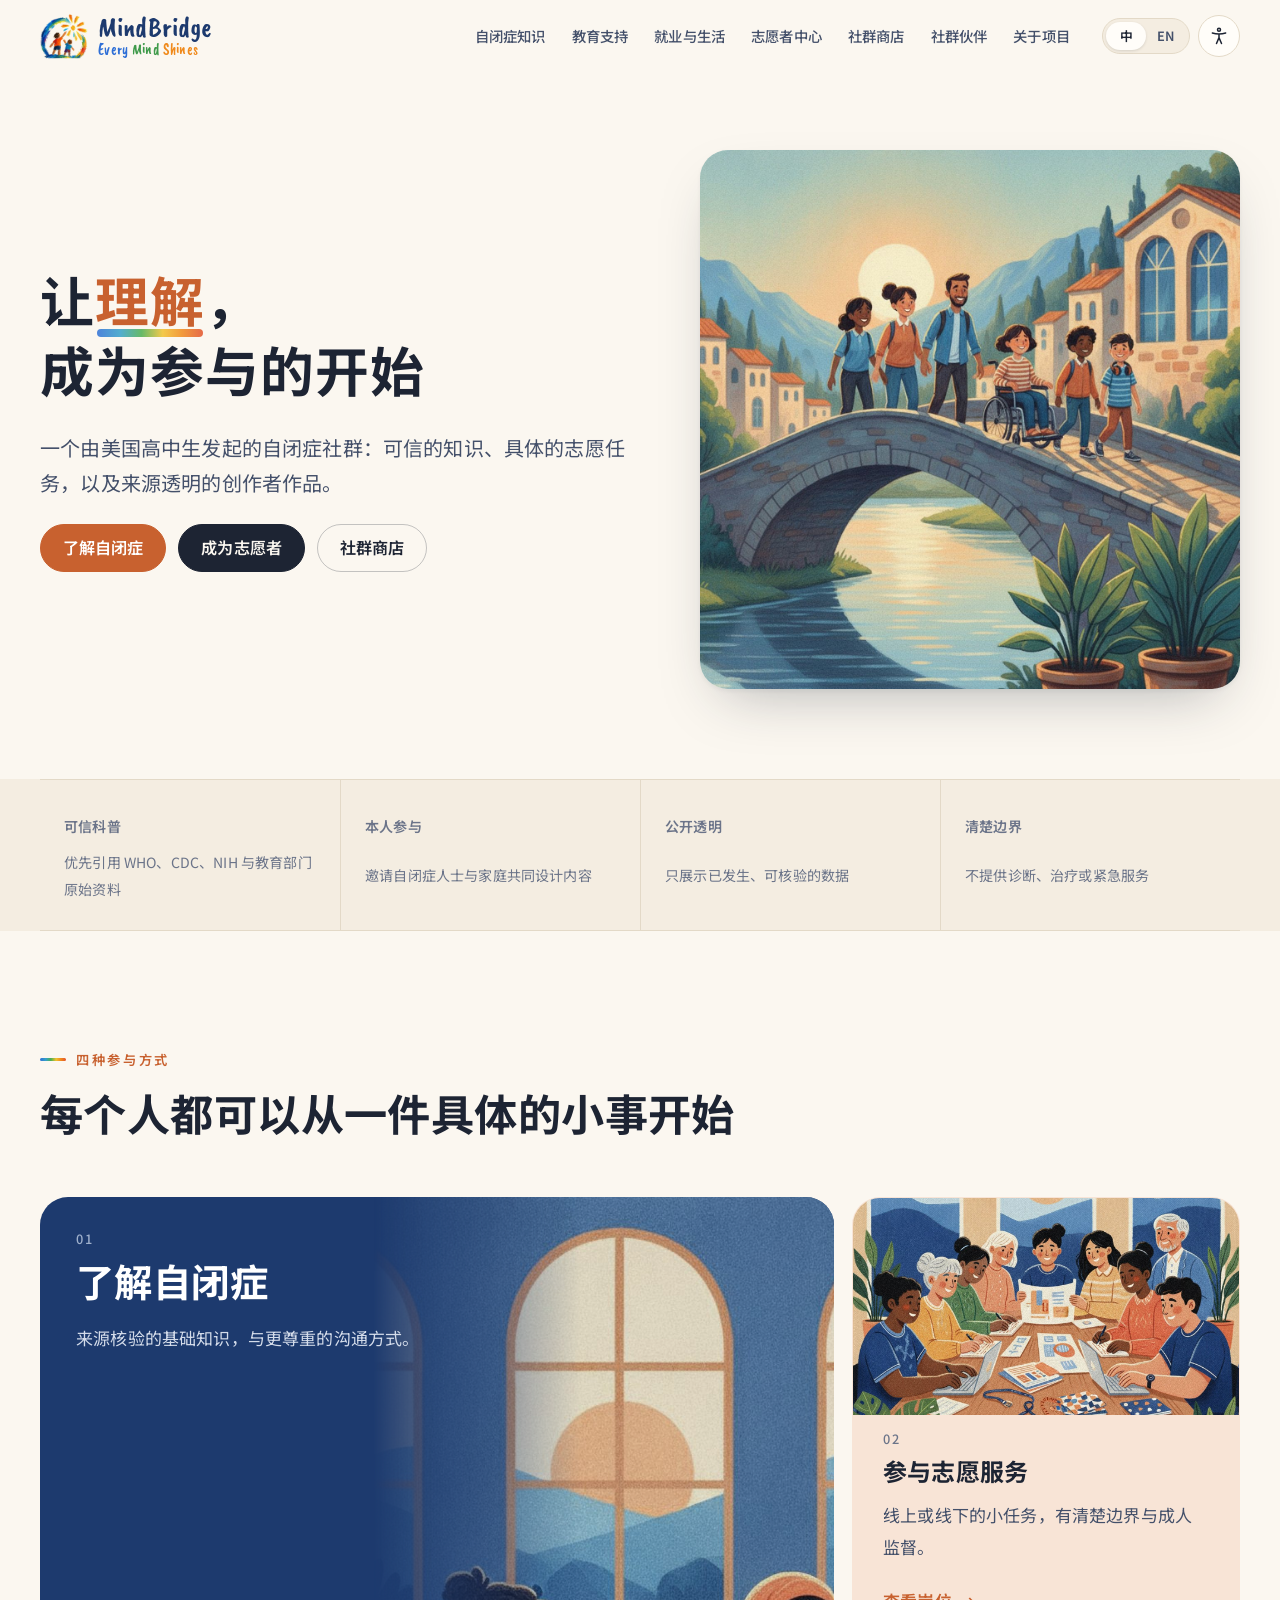
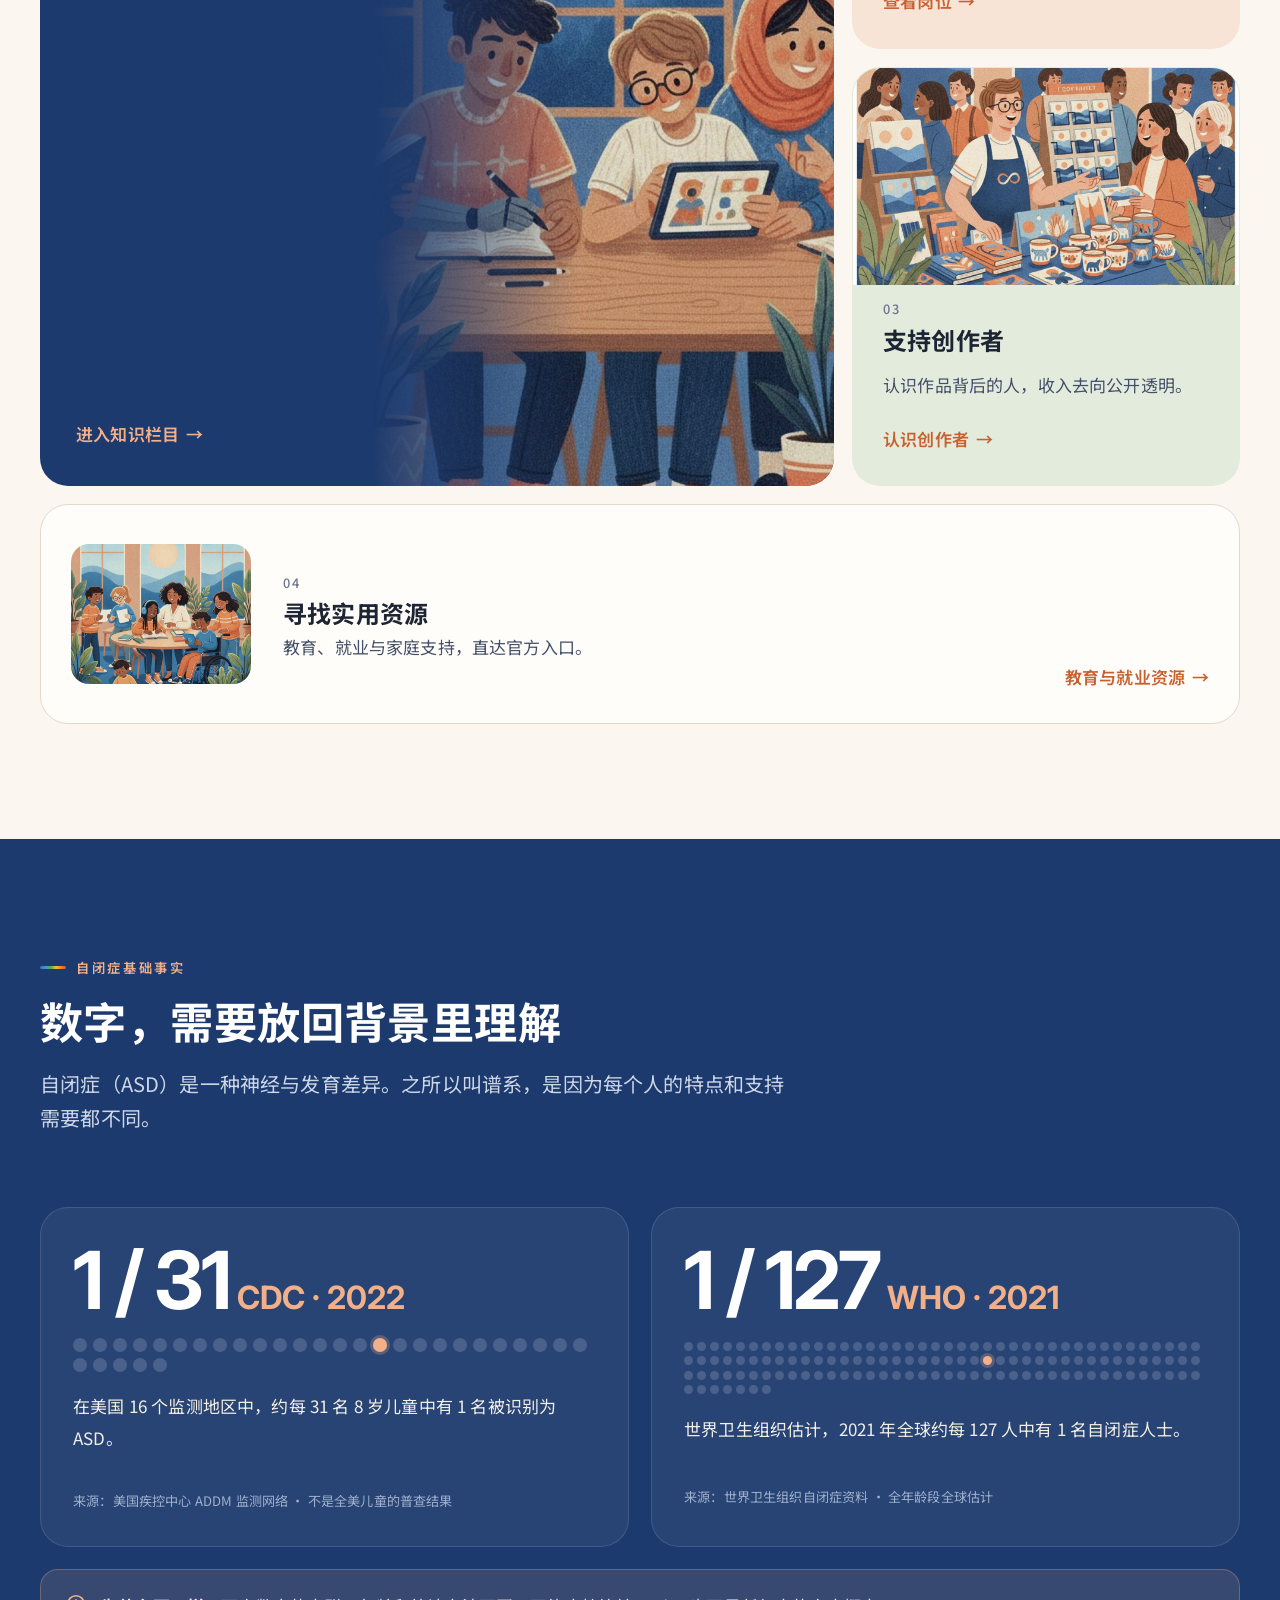
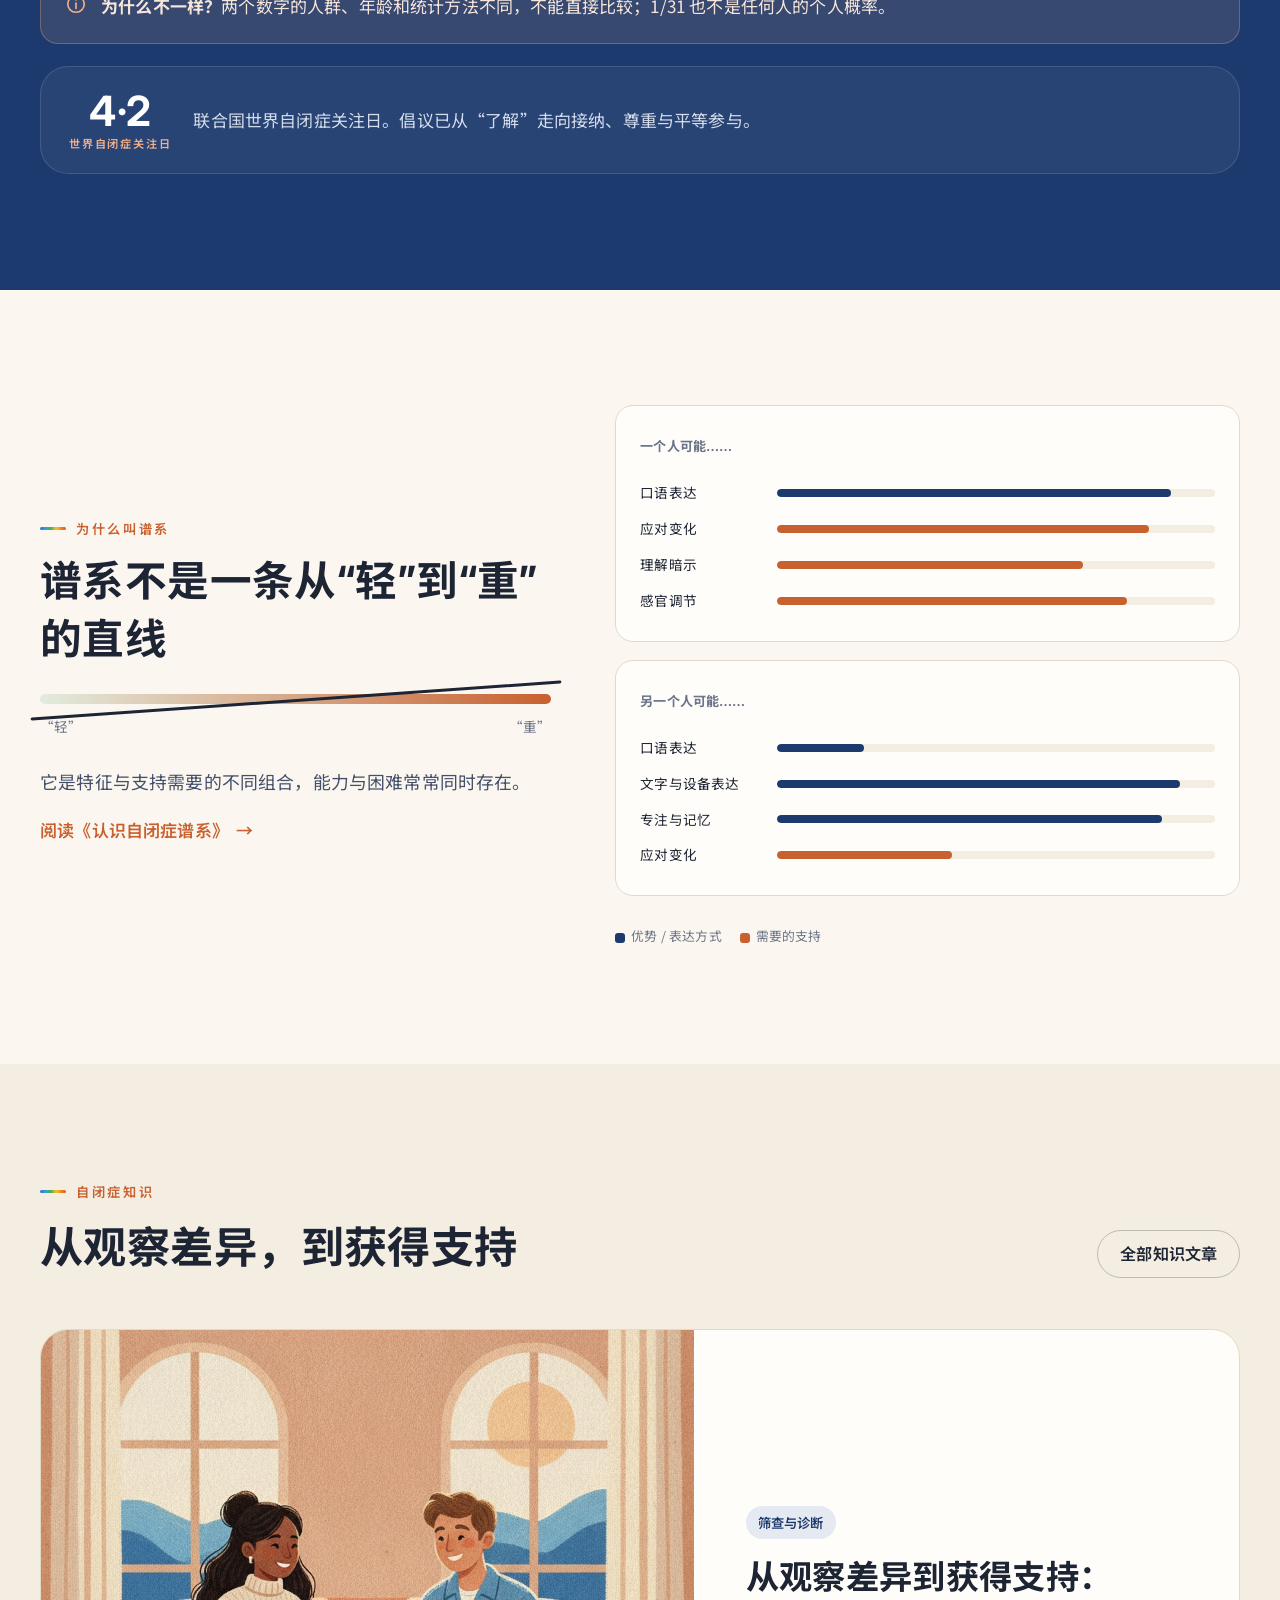
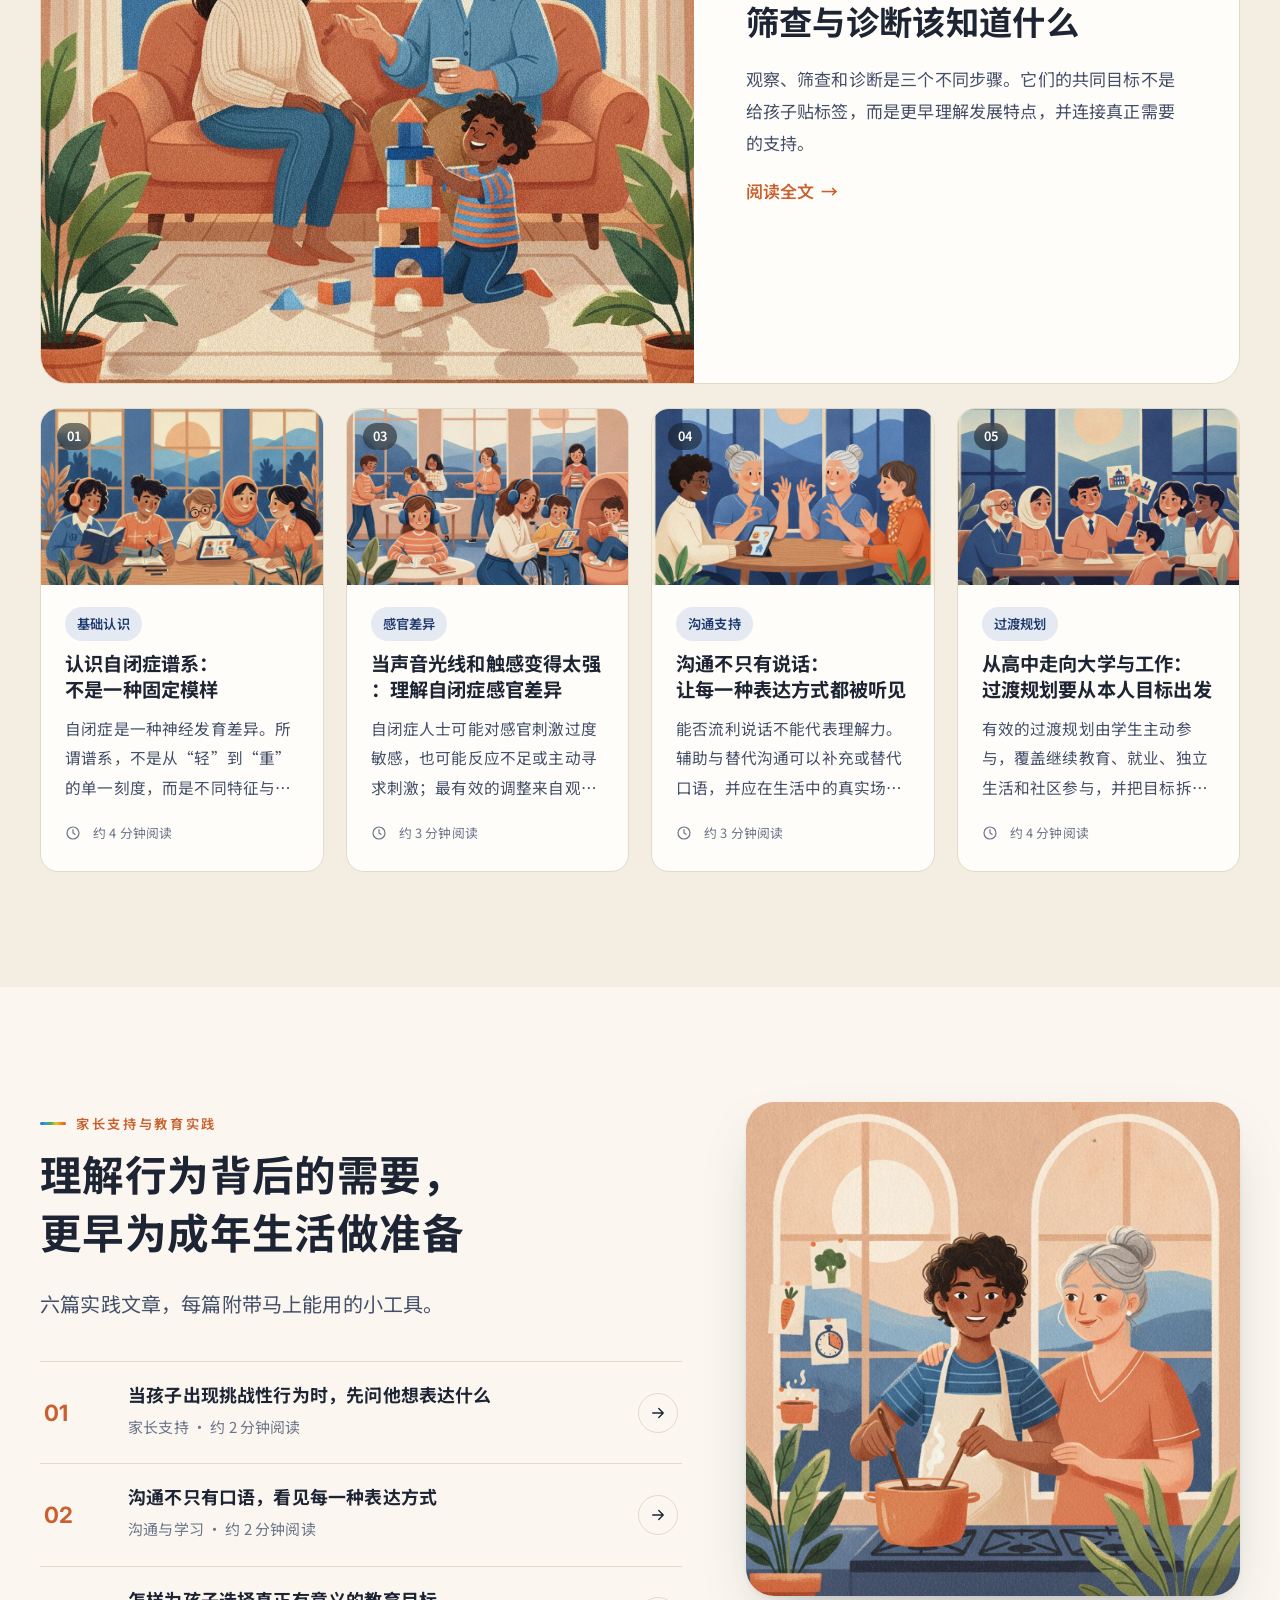
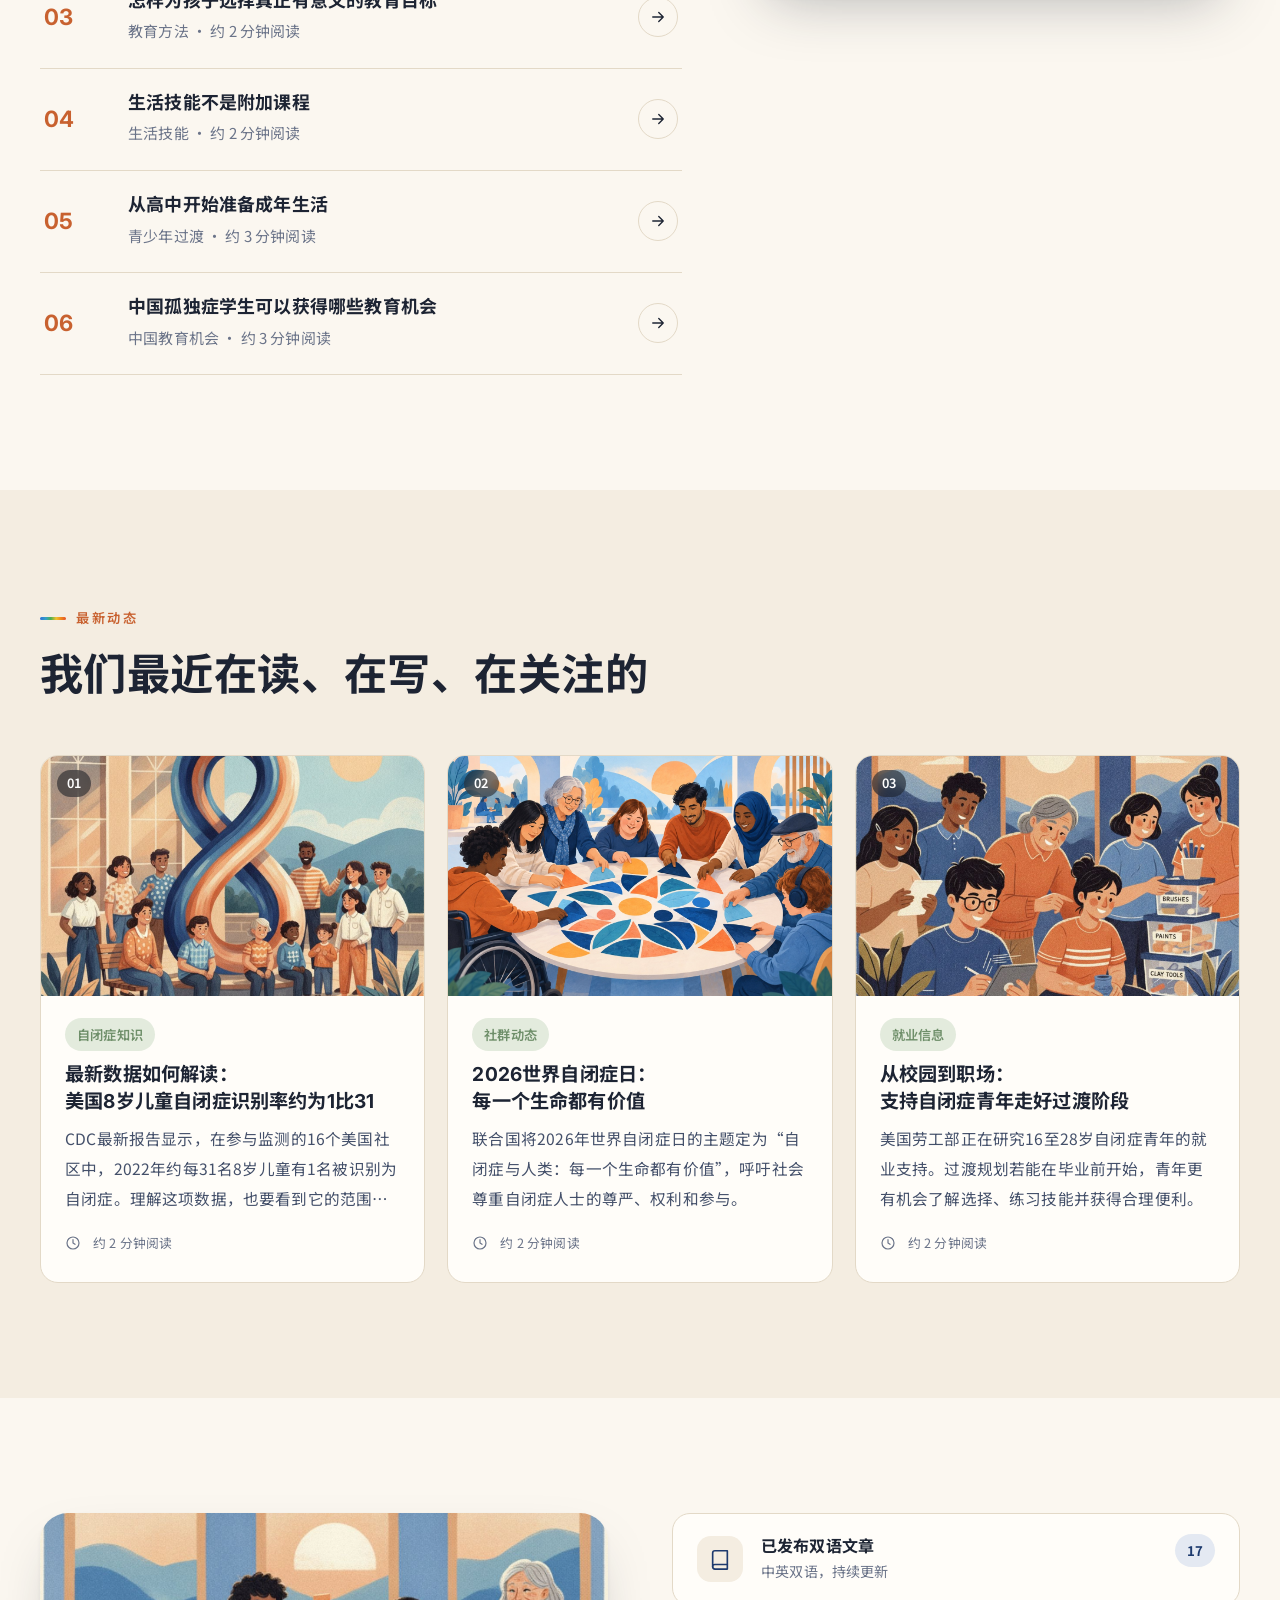
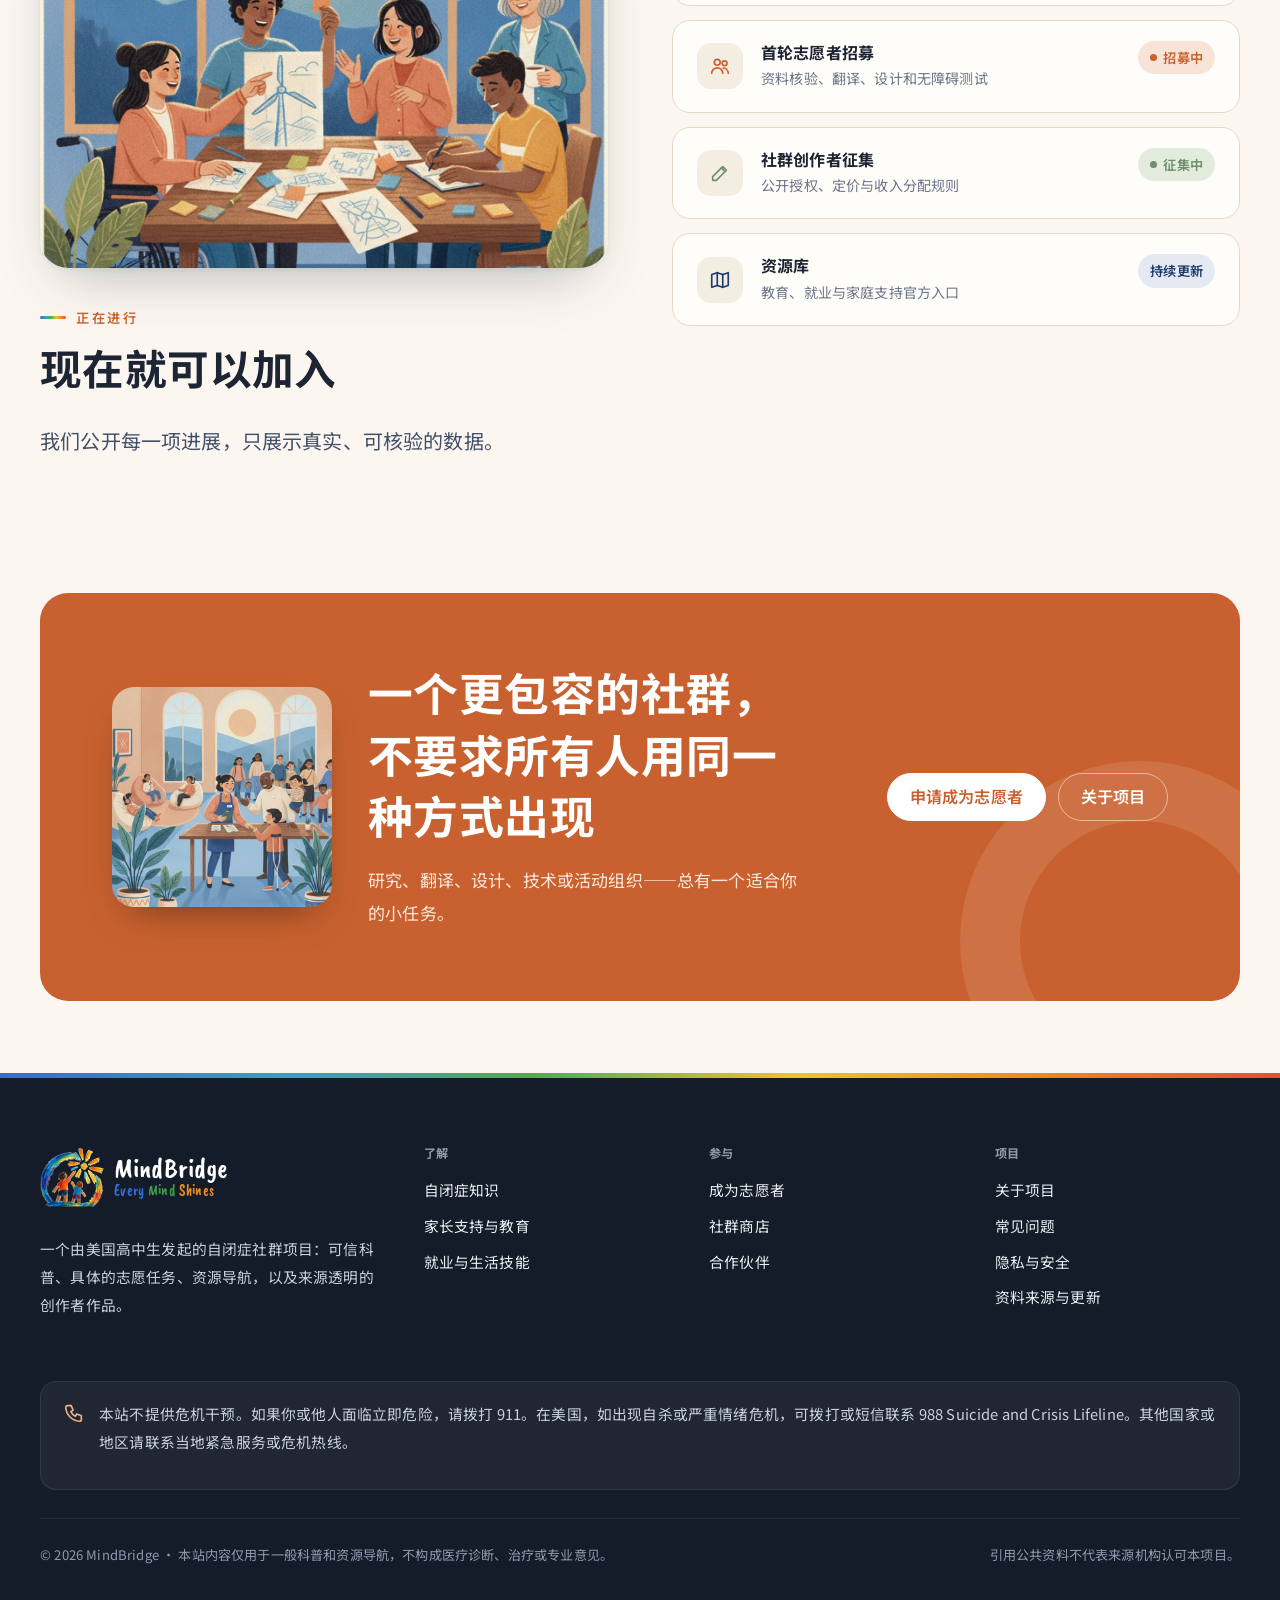
<file: index.html>
<!doctype html>
<html lang="zh-CN" data-lang="zh" class="no-js">
<head>
<meta charset="utf-8">
<meta name="viewport" content="width=device-width, initial-scale=1">
<title>MindBridge · 让理解成为参与的开始</title>
<meta name="mb-title-zh" content="MindBridge · 让理解成为参与的开始">
<meta name="mb-title-en" content="MindBridge · Understanding is where belonging begins">
<meta name="description" content="MindBridge 是一个由美国高中生发起的自闭症社群项目：可信科普、志愿参与、教育与就业资源。An autism community project: trustworthy information, volunteering, education and employment resources.">
<link rel="icon" type="image/png" href="assets/favicon.png">
<link rel="apple-touch-icon" href="assets/apple-touch-icon.png">
<link rel="preconnect" href="https://fonts.googleapis.com">
<link rel="preconnect" href="https://fonts.gstatic.com" crossorigin>
<link rel="stylesheet" href="https://fonts.googleapis.com/css2?family=Fraunces:ital,opsz,wght@0,9..144,400..700;1,9..144,400..600&family=Caveat+Brush&family=Inter:wght@400;500;600;700&family=Noto+Sans+SC:wght@400;500;700&display=swap">
<link rel="stylesheet" href="css/site.css?v=4">
<script>(function(){var d=document.documentElement;try{var q=new URLSearchParams(location.search).get("lang"),s=localStorage.getItem("mb-lang");d.dataset.lang=q||s||"zh";d.lang=d.dataset.lang==="en"?"en":"zh-CN";d.dataset.size=localStorage.getItem("mb-size")||"m";d.dataset.calm=localStorage.getItem("mb-calm")||"off";var t=localStorage.getItem("mb-theme");if(t&&t!=="auto")d.dataset.theme=t;}catch(e){d.dataset.lang="zh";}})();</script>
</head>
<body>
<header id="site-header"></header>

<main id="main">

  <!-- ============ HERO ============ -->
  <section class="hero">
    <div class="wrap hero-split">
      <div class="hero-copy">
        <h1 class="reveal">
          <span lang="zh-CN">让<em>理解</em>，成为参与的开始</span>
          <span lang="en">Let <em>understanding</em> be where belonging begins</span>
        </h1>
        <p class="lede reveal">
          <span lang="zh-CN">一个由美国高中生发起的自闭症社群：可信的知识、具体的志愿任务，以及来源透明的创作者作品。</span>
          <span lang="en">An autism community started by a U.S. high-school student: trustworthy information, concrete ways to help, and transparently sourced creator work.</span>
        </p>
        <div class="btn-row reveal">
          <a class="btn btn-terra" href="knowledge.html"><span lang="zh-CN">了解自闭症</span><span lang="en">Understand autism</span></a>
          <a class="btn" href="volunteer.html"><span lang="zh-CN">成为志愿者</span><span lang="en">Volunteer</span></a>
          <a class="btn btn-ghost" href="shop.html"><span lang="zh-CN">社群商店</span><span lang="en">Shop</span></a>
        </div>
      </div>
      <div class="hero-art reveal">
        <div class="frame"><img src="assets/hero.jpg" data-alt-zh="插画：不同年龄和能力的人们一起走过一座石拱桥，走向阳光下的小镇。" data-alt-en="Illustration: people of different ages and abilities cross a stone bridge together toward a sunny town." alt=""></div>
      </div>
    </div>
  </section>

  <!-- ============ HONESTY STRIP ============ -->
  <section class="bg-2">
    <div class="wrap honest">
      <div><b><span lang="zh-CN">可信科普</span><span lang="en">Trustworthy</span></b><span><span lang="zh-CN">优先引用 WHO、CDC、NIH 与教育部门原始资料</span><span lang="en">We cite WHO, CDC, NIH and education agencies first</span></span></div>
      <div><b><span lang="zh-CN">本人参与</span><span lang="en">Nothing about us without us</span></b><span><span lang="zh-CN">邀请自闭症人士与家庭共同设计内容</span><span lang="en">Autistic people and families help shape the content</span></span></div>
      <div><b><span lang="zh-CN">公开透明</span><span lang="en">Transparent</span></b><span><span lang="zh-CN">只展示已发生、可核验的数据</span><span lang="en">We only show numbers that are real and verifiable</span></span></div>
      <div><b><span lang="zh-CN">清楚边界</span><span lang="en">Clear limits</span></b><span><span lang="zh-CN">不提供诊断、治疗或紧急服务</span><span lang="en">No diagnosis, treatment or crisis services</span></span></div>
    </div>
  </section>

  <!-- ============ FOUR PILLARS ============ -->
  <section class="section">
    <div class="wrap">
      <div class="section-head reveal">
        <span class="eyebrow"><span lang="zh-CN">四种参与方式</span><span lang="en">Four ways in</span></span>
        <h2><span lang="zh-CN">每个人都可以从一件具体的小事开始</span><span lang="en">Everyone can start with one concrete, small step</span></h2>
        
      </div>
      <div class="bento">
        <a class="tile t1 reveal" href="knowledge.html">
          <img src="assets/k01.jpg" alt="">
          <div class="in">
            <span class="num">01</span>
            <h3><span lang="zh-CN">了解自闭症</span><span lang="en">Understand autism</span></h3>
            <p><span lang="zh-CN">来源核验的基础知识，与更尊重的沟通方式。</span><span lang="en">Source-checked basics and more respectful ways to communicate.</span></p>
            <span class="link-arrow"><span lang="zh-CN">进入知识栏目</span><span lang="en">Start reading</span></span>
          </div>
        </a>
        <a class="tile t2 reveal" href="volunteer.html"><img class="tile-img" src="assets/vol.jpg" alt="">
          <span class="num">02</span>
          <h3><span lang="zh-CN">参与志愿服务</span><span lang="en">Volunteer</span></h3>
          <p><span lang="zh-CN">线上或线下的小任务，有清楚边界与成人监督。</span><span lang="en">Small online or in-person tasks, with clear boundaries.</span></p>
          <span class="link-arrow"><span lang="zh-CN">查看岗位</span><span lang="en">See roles</span></span>
        </a>
        <a class="tile t3 reveal" href="shop.html"><img class="tile-img" src="assets/shop.jpg" alt="">
          <span class="num">03</span>
          <h3><span lang="zh-CN">支持创作者</span><span lang="en">Support creators</span></h3>
          <p><span lang="zh-CN">认识作品背后的人，收入去向公开透明。</span><span lang="en">Meet the makers; see exactly where the money goes.</span></p>
          <span class="link-arrow"><span lang="zh-CN">认识创作者</span><span lang="en">Meet creators</span></span>
        </a>
        <a class="tile t4 reveal" href="education.html">
          <img class="t4-img" src="assets/edu.jpg" alt="">
          <div>
            <span class="num">04</span>
            <h3><span lang="zh-CN">寻找实用资源</span><span lang="en">Find practical resources</span></h3>
            <p><span lang="zh-CN">教育、就业与家庭支持，直达官方入口。</span><span lang="en">Education, work and family support — straight to official sources.</span></p>
          </div>
          <span class="link-arrow"><span lang="zh-CN">教育与就业资源</span><span lang="en">Education & work resources</span></span>
        </a>
      </div>
    </div>
  </section>

  <!-- ============ NUMBERS IN CONTEXT ============ -->
  <section class="section bg-ink" aria-labelledby="numbers-h">
    <div class="wrap">
      <div class="section-head reveal">
        <span class="eyebrow"><span lang="zh-CN">自闭症基础事实</span><span lang="en">The basics</span></span>
        <h2 id="numbers-h"><span lang="zh-CN">数字，需要放回背景里理解</span><span lang="en">Numbers only mean something in context</span></h2>
        <p class="lede"><span lang="zh-CN">自闭症（ASD）是一种神经与发育差异。之所以叫谱系，是因为每个人的特点和支持需要都不同。</span><span lang="en">Autism (ASD) is a neurological and developmental difference. It's a spectrum because every person's traits and needs differ.</span></p>
      </div>
      <div class="numbers">
        <div class="num-card reveal">
          <div class="big">1 / 31<small>CDC · 2022</small></div>
          <div class="dots d31" data-dots="31" aria-hidden="true"></div>
          <p class="mt-0"><span lang="zh-CN">在美国 16 个监测地区中，约每 31 名 8 岁儿童中有 1 名被识别为 ASD。</span><span lang="en">In 16 U.S. monitoring sites, about 1 in 31 eight-year-olds was identified with ASD.</span></p>
          <span class="src"><span lang="zh-CN">来源：美国疾控中心 ADDM 监测网络 · 不是全美儿童的普查结果</span><span lang="en">Source: CDC ADDM Network · not a census of all U.S. children</span></span>
        </div>
        <div class="num-card reveal">
          <div class="big">1 / 127<small>WHO · 2021</small></div>
          <div class="dots d127" data-dots="127" aria-hidden="true"></div>
          <p class="mt-0"><span lang="zh-CN">世界卫生组织估计，2021 年全球约每 127 人中有 1 名自闭症人士。</span><span lang="en">The World Health Organization estimates that in 2021 about 1 in 127 people worldwide was autistic.</span></p>
          <span class="src"><span lang="zh-CN">来源：世界卫生组织自闭症资料 · 全年龄段全球估计</span><span lang="en">Source: WHO autism fact sheet · global, all ages</span></span>
        </div>
      </div>
      <div class="caveat reveal">
        <svg viewBox="0 0 24 24" fill="none" stroke="currentColor" stroke-width="1.8" stroke-linecap="round" aria-hidden="true"><circle cx="12" cy="12" r="9"/><path d="M12 11v6M12 7.5v.01"/></svg>
        <p class="mt-0" style="margin:0"><span lang="zh-CN"><b>为什么不一样？</b>两个数字的人群、年龄和统计方法不同，不能直接比较；1/31 也不是任何人的个人概率。</span><span lang="en"><b>Why different?</b> Different populations, ages and methods — they can't be compared, and 1 in 31 is no one's personal probability.</span></p>
      </div>
      <div class="aware-day reveal">
        <div class="date">4·2<small><span lang="zh-CN">世界自闭症关注日</span><span lang="en">World Autism Day</span></small></div>
        <p style="margin:0;color:#d4dcea"><span lang="zh-CN">联合国世界自闭症关注日。倡议已从“了解”走向接纳、尊重与平等参与。</span><span lang="en">UN World Autism Awareness Day — moving from awareness to acceptance, respect and inclusion.</span></p>
      </div>
    </div>
  </section>

  <!-- ============ SPECTRUM IS NOT A LINE ============ -->
  <section class="section">
    <div class="wrap spectrum">
      <div class="reveal">
        <span class="eyebrow"><span lang="zh-CN">为什么叫谱系</span><span lang="en">Why “spectrum”?</span></span>
        <h2 class="mt-1" style="font-size:clamp(1.8rem,3.6vw,2.6rem)"><span lang="zh-CN">谱系不是一条从“轻”到“重”的直线</span><span lang="en">The spectrum isn't a line from “mild” to “severe”</span></h2>
        <div class="line-myth" aria-hidden="true">
          <div class="bar"></div><div class="strike"></div>
          <div class="labels"><span><span lang="zh-CN">“轻”</span><span lang="en">“mild”</span></span><span><span lang="zh-CN">“重”</span><span lang="en">“severe”</span></span></div>
        </div>
        <p class="lede" style="font-size:1.05em"><span lang="zh-CN">它是特征与支持需要的不同组合，能力与困难常常同时存在。</span><span lang="en">It's different combinations of traits and needs — strengths and difficulties side by side.</span></p>
        <a class="link-arrow" href="article.html?id=k01"><span lang="zh-CN">阅读《认识自闭症谱系》</span><span lang="en">Read “The spectrum has no single shape”</span></a>
      </div>
      <div class="profiles reveal" id="profiles">
        <div class="profile">
          <div class="profile-head"><b><span lang="zh-CN">一个人可能……</span><span lang="en">One person might…</span></b></div>
          <div class="trait"><span><span lang="zh-CN">口语表达</span><span lang="en">Spoken language</span></span><div class="track"><div class="fill" data-w="90"></div></div></div>
          <div class="trait"><span><span lang="zh-CN">应对变化</span><span lang="en">Handling change</span></span><div class="track"><div class="fill s" data-w="85"></div></div></div>
          <div class="trait"><span><span lang="zh-CN">理解暗示</span><span lang="en">Reading hints</span></span><div class="track"><div class="fill s" data-w="70"></div></div></div>
          <div class="trait"><span><span lang="zh-CN">感官调节</span><span lang="en">Sensory regulation</span></span><div class="track"><div class="fill s" data-w="80"></div></div></div>
        </div>
        <div class="profile">
          <div class="profile-head"><b><span lang="zh-CN">另一个人可能……</span><span lang="en">Another might…</span></b></div>
          <div class="trait"><span><span lang="zh-CN">口语表达</span><span lang="en">Spoken language</span></span><div class="track"><div class="fill" data-w="20"></div></div></div>
          <div class="trait"><span><span lang="zh-CN">文字与设备表达</span><span lang="en">Typing &amp; AAC</span></span><div class="track"><div class="fill" data-w="92"></div></div></div>
          <div class="trait"><span><span lang="zh-CN">专注与记忆</span><span lang="en">Focus &amp; memory</span></span><div class="track"><div class="fill" data-w="88"></div></div></div>
          <div class="trait"><span><span lang="zh-CN">应对变化</span><span lang="en">Handling change</span></span><div class="track"><div class="fill s" data-w="40"></div></div></div>
        </div>
        <div class="legend"><span><i style="background:var(--indigo)"></i><span lang="zh-CN">优势 / 表达方式</span><span lang="en">Strength / way of expressing</span></span><span><i style="background:var(--terra)"></i><span lang="zh-CN">需要的支持</span><span lang="en">Support needed</span></span></div>
      </div>
    </div>
  </section>

  <!-- ============ READING ============ -->
  <section class="section bg-2">
    <div class="wrap">
      <div class="section-head reveal" style="max-width:none;display:flex;justify-content:space-between;align-items:end;gap:24px;flex-wrap:wrap">
        <div style="display:grid;gap:14px;max-width:720px">
          <span class="eyebrow"><span lang="zh-CN">自闭症知识</span><span lang="en">Understanding autism</span></span>
          <h2><span lang="zh-CN">从观察差异，到获得支持</span><span lang="en">From noticing differences to getting support</span></h2>
        </div>
        <a class="btn btn-ghost" href="knowledge.html"><span lang="zh-CN">全部知识文章</span><span lang="en">All articles</span></a>
      </div>
      <div data-articles="knowledge" data-ids="k02" data-view="feature"></div>
      <div class="grid grid-4 mt-2" data-articles="knowledge" data-ids="k01,k03,k04,k05"></div>
    </div>
  </section>

  <section class="section">
    <div class="wrap split wide-left">
      <div class="reveal">
        <span class="eyebrow"><span lang="zh-CN">家长支持与教育实践</span><span lang="en">For parents</span></span>
        <h2 class="mt-1" style="font-size:clamp(1.8rem,3.6vw,2.6rem)"><span lang="zh-CN">理解行为背后的需要，更早为成年生活做准备</span><span lang="en">Understand the need behind the behaviour — and plan early for adult life</span></h2>
        <p class="lede mt-2"><span lang="zh-CN">六篇实践文章，每篇附带马上能用的小工具。</span><span lang="en">Six practical articles, each with a tool you can use today.</span></p>
        <div class="index-list mt-3" data-articles="parents" data-view="row"></div>
      </div>
      <div class="reveal sticky-col">
        <div class="page-hero-art" style="aspect-ratio:1"><img src="assets/p04.jpg" alt=""></div>
      </div>
    </div>
  </section>

  <!-- ============ NEWS ============ -->
  <section class="section bg-2">
    <div class="wrap">
      <div class="section-head reveal">
        <span class="eyebrow"><span lang="zh-CN">最新动态</span><span lang="en">Latest</span></span>
        <h2><span lang="zh-CN">我们最近在读、在写、在关注的</span><span lang="en">What we're reading, writing and following</span></h2>
      </div>
      <div class="grid grid-3" data-articles="news"></div>
    </div>
  </section>

  <!-- ============ HONEST PROGRESS ============ -->
  <section class="section">
    <div class="wrap split">
      <div class="reveal">
        <div class="page-hero-art mb-img" style="aspect-ratio:16/10"><img src="assets/about2.jpg" alt=""></div>
        <span class="eyebrow"><span lang="zh-CN">正在进行</span><span lang="en">What's happening</span></span>
        <h2 class="mt-1" style="font-size:clamp(1.8rem,3.6vw,2.6rem)"><span lang="zh-CN">现在就可以加入</span><span lang="en">Join in now</span></h2>
        <p class="lede mt-2"><span lang="zh-CN">我们公开每一项进展，只展示真实、可核验的数据。</span><span lang="en">We share every step openly — with real, verifiable numbers only.</span></p>
      </div>
      <div class="status-list reveal">
        <div class="status"><span class="ic" style="color:var(--indigo)" data-icon="book"></span><div><h4><span lang="zh-CN">已发布双语文章</span><span lang="en">Bilingual articles published</span></h4><p><span lang="zh-CN">中英双语，持续更新</span><span lang="en">In Chinese and English, always growing</span></p></div><span class="chip"><b id="articleCount">17</b></span></div>
        <div class="status"><span class="ic" style="color:var(--terra)" data-icon="users"></span><div><h4><span lang="zh-CN">首轮志愿者招募</span><span lang="en">First volunteer round</span></h4><p><span lang="zh-CN">资料核验、翻译、设计和无障碍测试</span><span lang="en">Fact-checking, translation, design, accessibility testing</span></p></div><span class="chip terra"><span class="dot pulse"></span><span lang="zh-CN">招募中</span><span lang="en">Open</span></span></div>
        <div class="status"><span class="ic" style="color:var(--sage)" data-icon="pen"></span><div><h4><span lang="zh-CN">社群创作者征集</span><span lang="en">Call for creators</span></h4><p><span lang="zh-CN">公开授权、定价与收入分配规则</span><span lang="en">Open rules on consent, pricing and revenue</span></p></div><span class="chip sage"><span class="dot pulse"></span><span lang="zh-CN">征集中</span><span lang="en">Open</span></span></div>
        <div class="status"><span class="ic" style="color:var(--indigo)" data-icon="map"></span><div><h4><span lang="zh-CN">资源库</span><span lang="en">Resource library</span></h4><p><span lang="zh-CN">教育、就业与家庭支持官方入口</span><span lang="en">Official education, work and family links</span></p></div><span class="chip"><span lang="zh-CN">持续更新</span><span lang="en">Growing</span></span></div>
      </div>
    </div>
  </section>

  <!-- ============ CTA ============ -->
  <section class="section-tight" style="padding-top:0">
    <div class="wrap">
      <div class="cta-band with-art reveal">
        <img class="cta-art" src="assets/vol2.jpg" alt="">
        <div>
          <h2><span lang="zh-CN">一个更包容的社群，不要求所有人用同一种方式出现</span><span lang="en">An inclusive community doesn't ask everyone to show up the same way</span></h2>
          <p><span lang="zh-CN">研究、翻译、设计、技术或活动组织——总有一个适合你的小任务。</span><span lang="en">Research, translation, design, tech or events — there's a task for you.</span></p>
        </div>
        <div class="btn-row" style="justify-content:flex-end">
          <a class="btn" href="volunteer.html"><span lang="zh-CN">申请成为志愿者</span><span lang="en">Apply to volunteer</span></a>
          <a class="btn btn-ghost" href="about.html"><span lang="zh-CN">关于项目</span><span lang="en">About the project</span></a>
        </div>
      </div>
    </div>
  </section>

</main>

<footer id="site-footer"></footer>

<script src="data/articles-knowledge.js?v=4"></script>
<script src="data/articles-parents.js?v=4"></script>
<script src="data/articles-news.js?v=4"></script>
<script src="js/site.js?v=4"></script>
<script>
(function () {
  // dot fields: highlight the "1"
  document.querySelectorAll("[data-dots]").forEach(function (el) {
    var n = +el.dataset.dots, h = "";
    for (var i = 0; i < n; i++) h += "<i" + (i === Math.floor(n / 2) ? ' class="on"' : "") + "></i>";
    el.innerHTML = h;
  });
  var c = document.getElementById("articleCount");
  if (c && window.MB_ARTICLES) c.textContent = window.MB_ARTICLES.length;
  // animate profile bars when visible
  var p = document.getElementById("profiles");
  function fill() { p.querySelectorAll(".fill").forEach(function (f) { f.style.width = f.dataset.w + "%"; }); }
  if ("IntersectionObserver" in window) {
    var io = new IntersectionObserver(function (es) { if (es[0].isIntersecting) { fill(); io.disconnect(); } }, { threshold: .3 });
    io.observe(p);
  } else fill();
})();
</script>
</body>
</html>
</file>
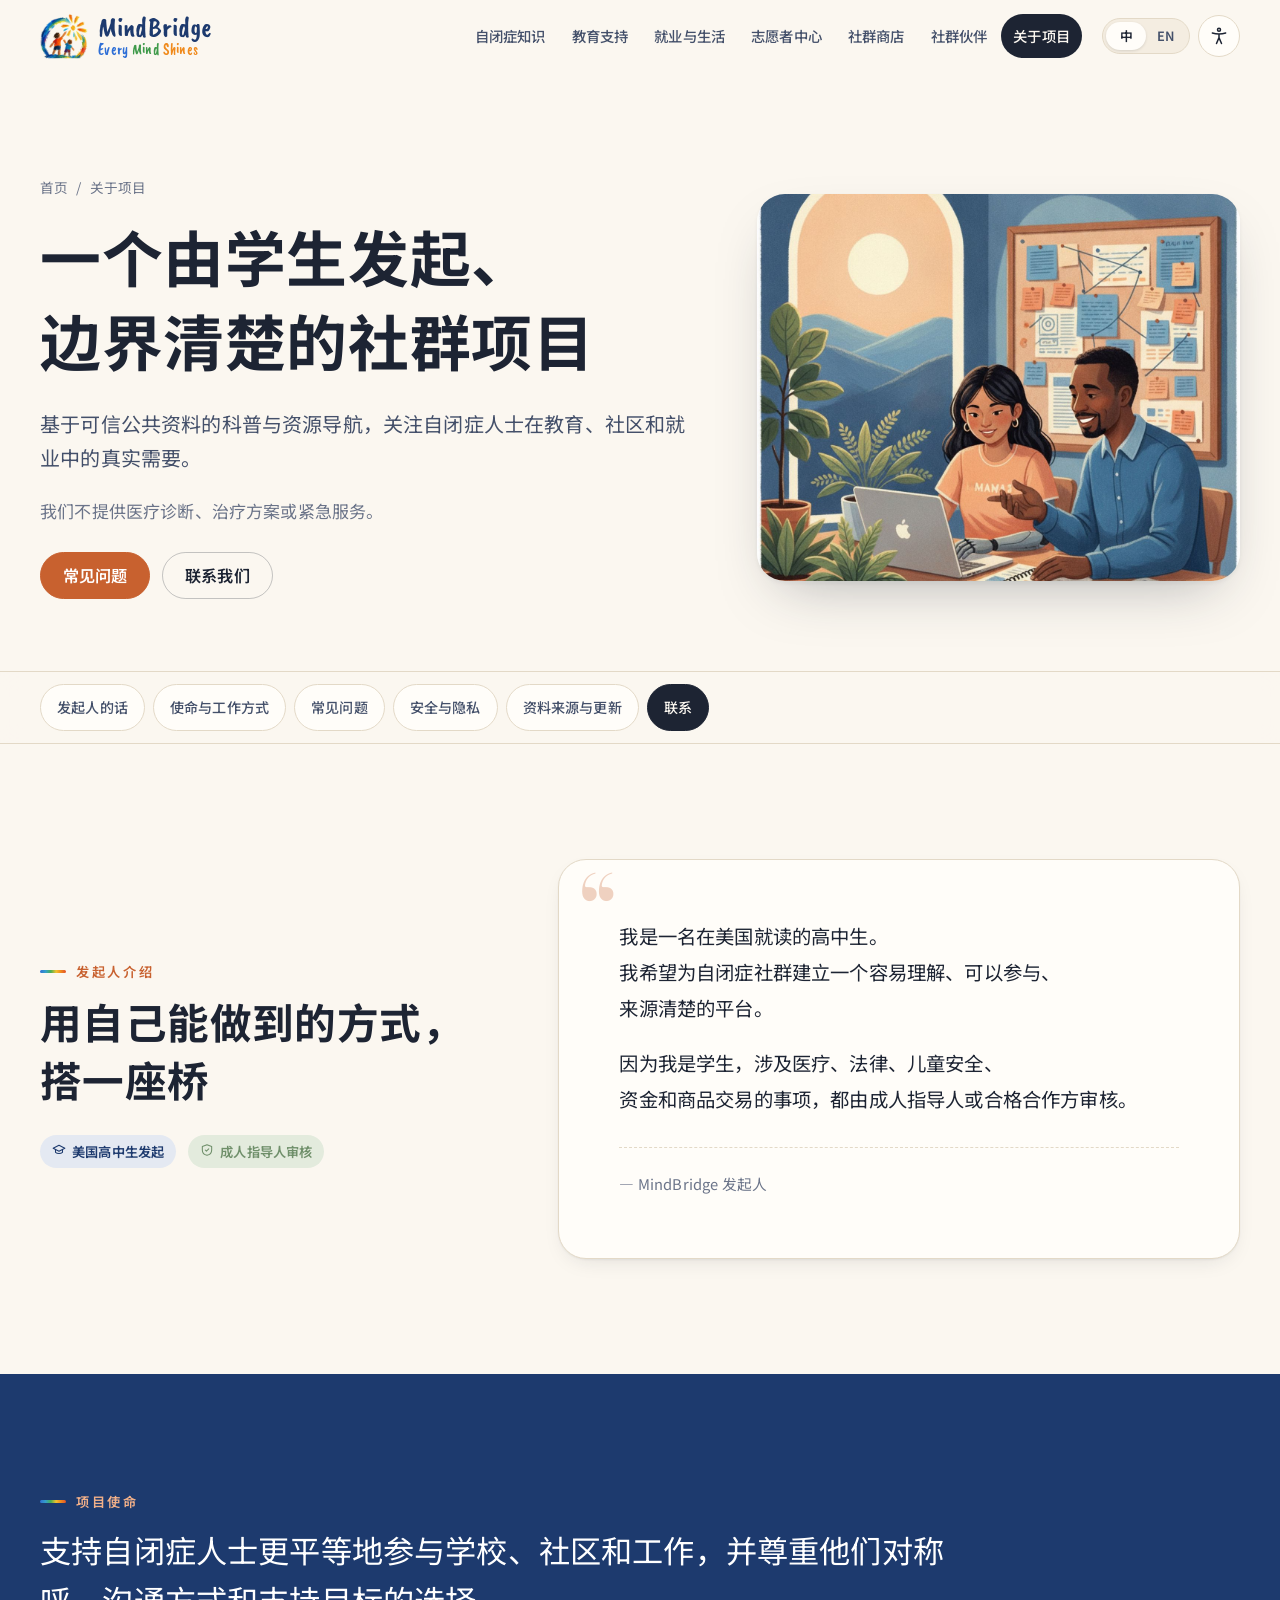
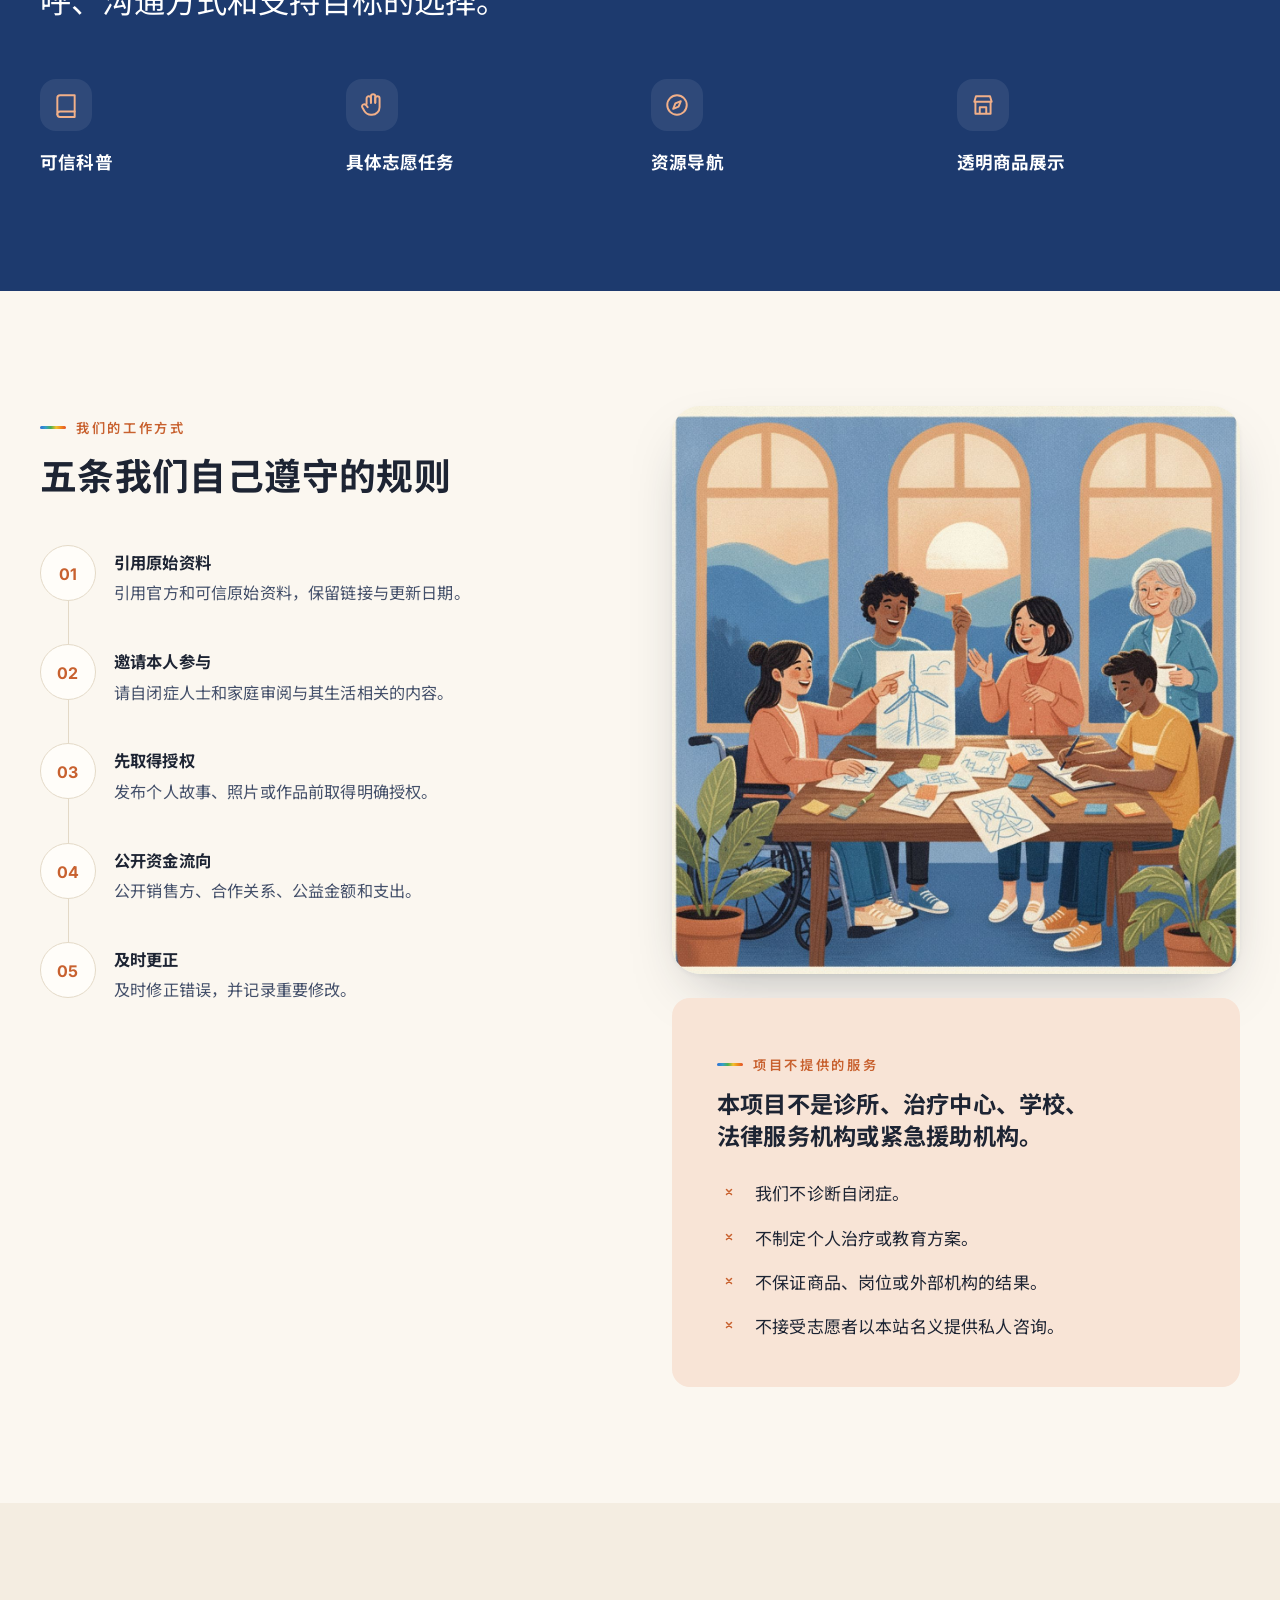
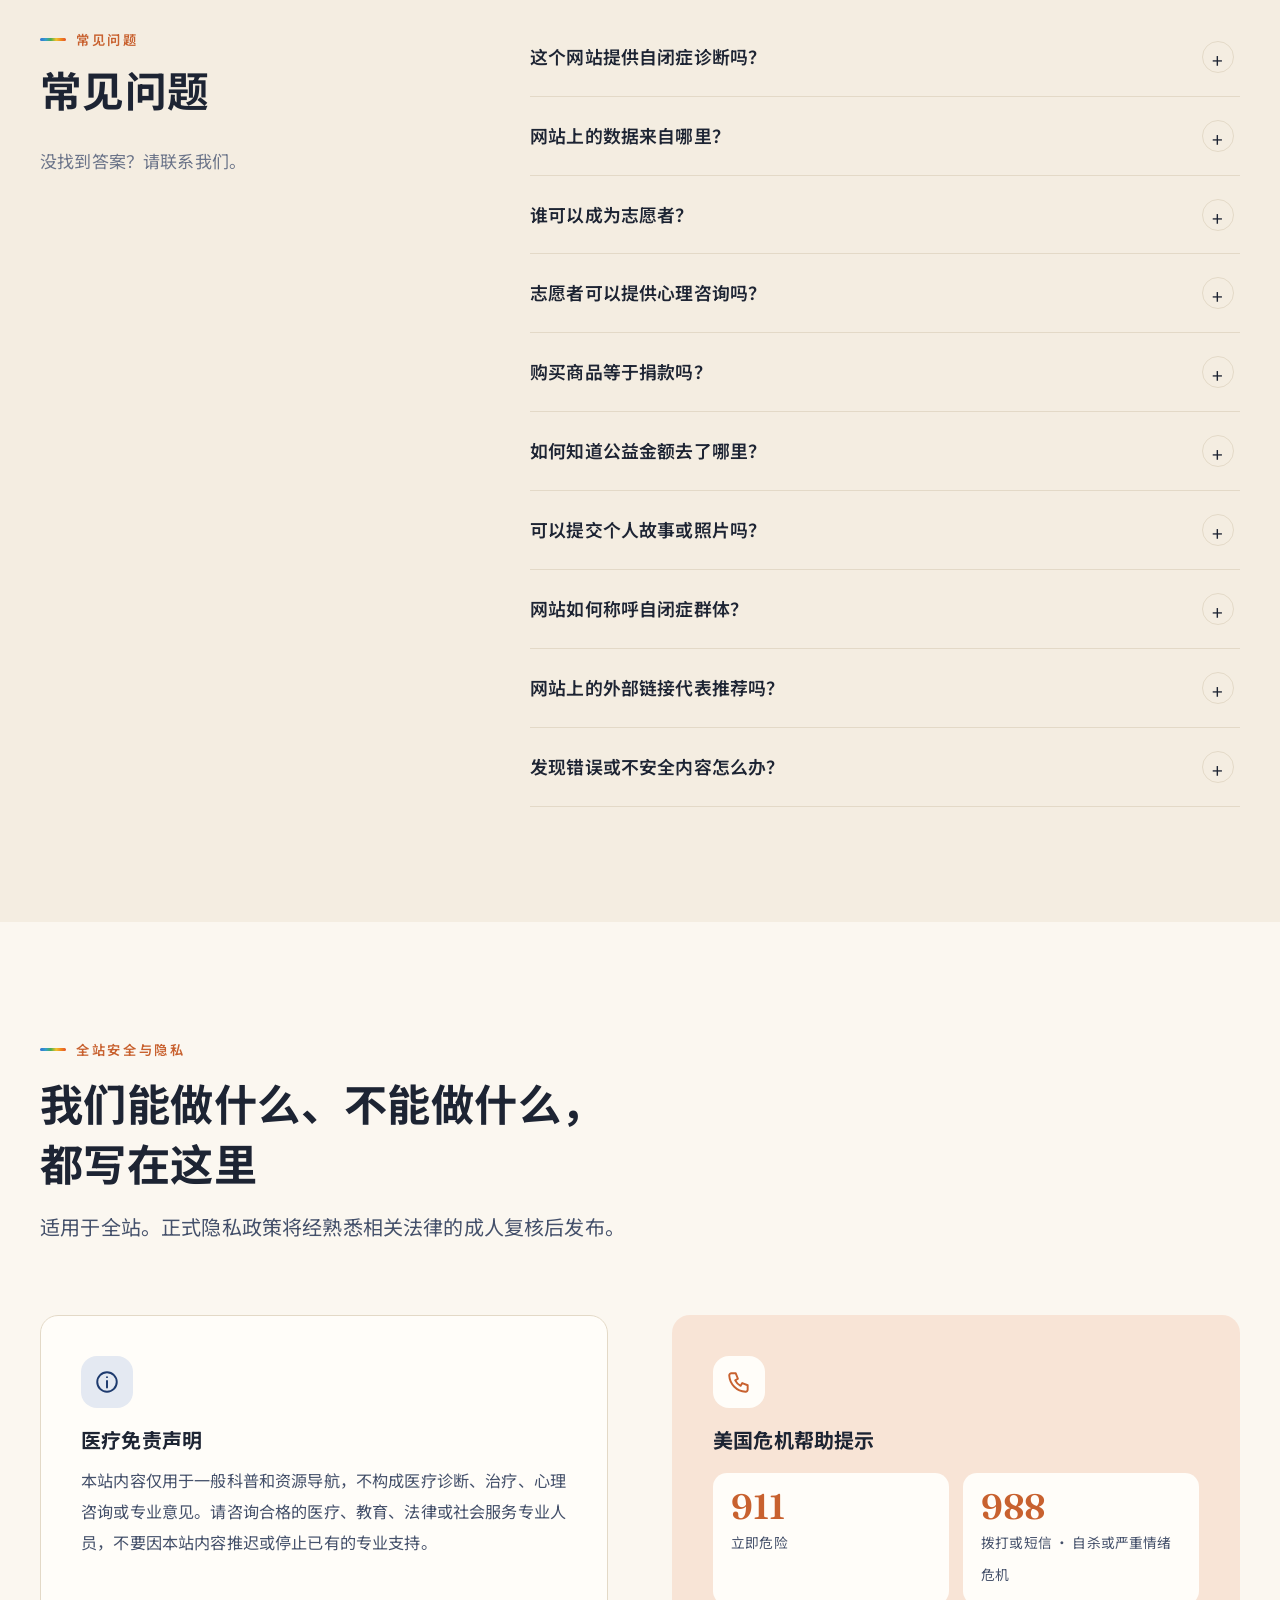
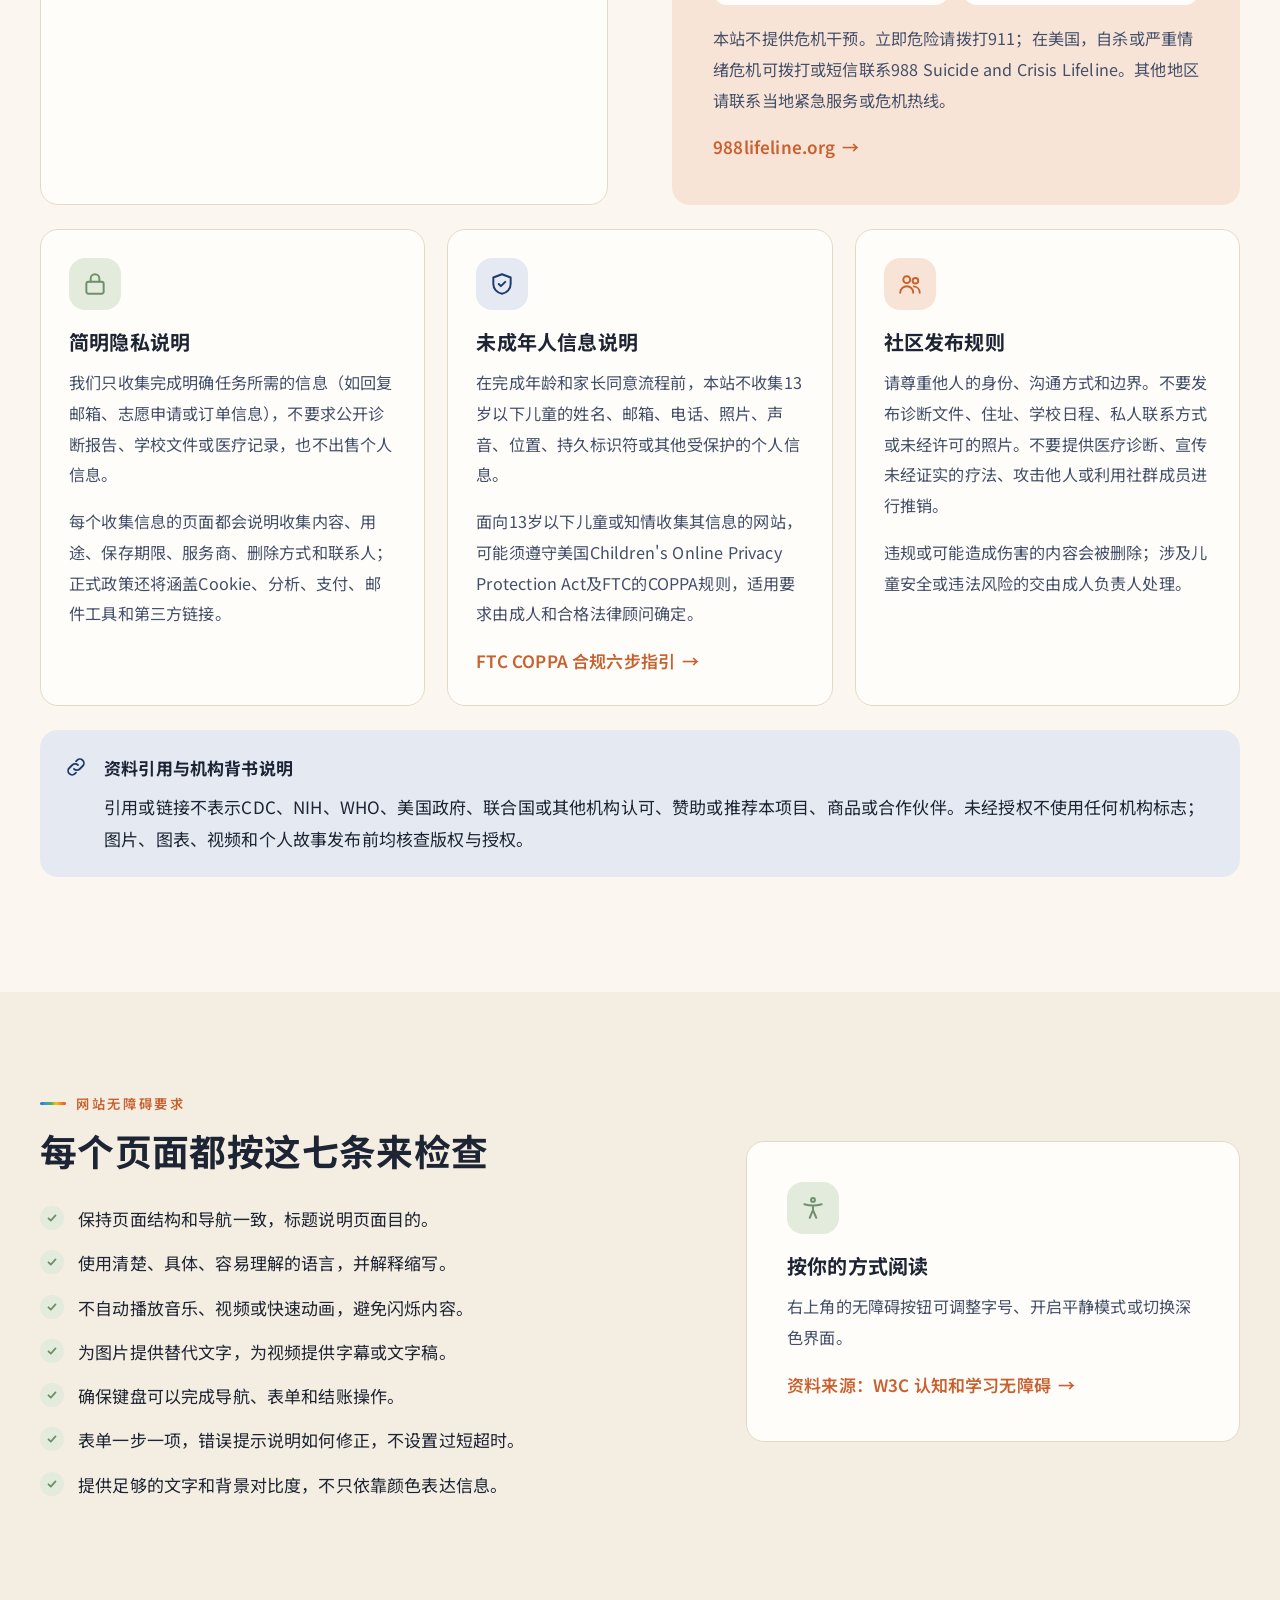
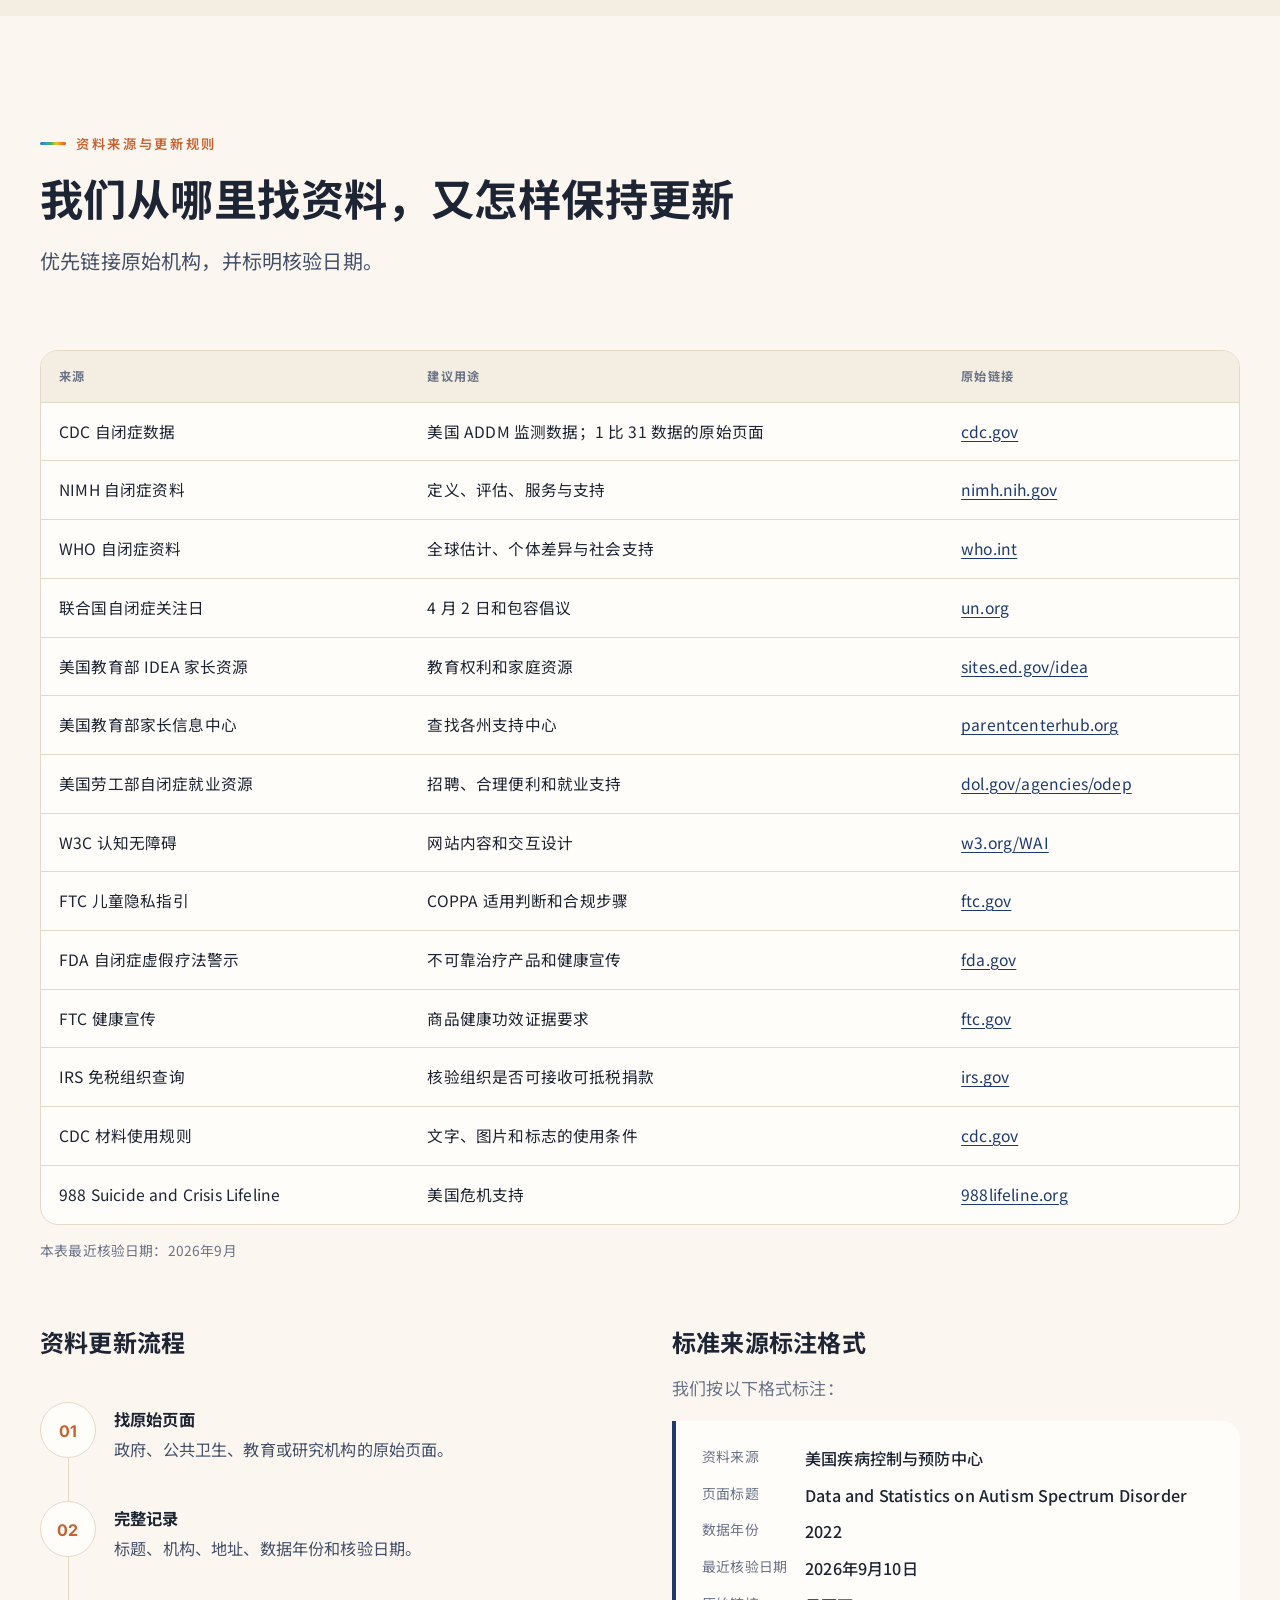
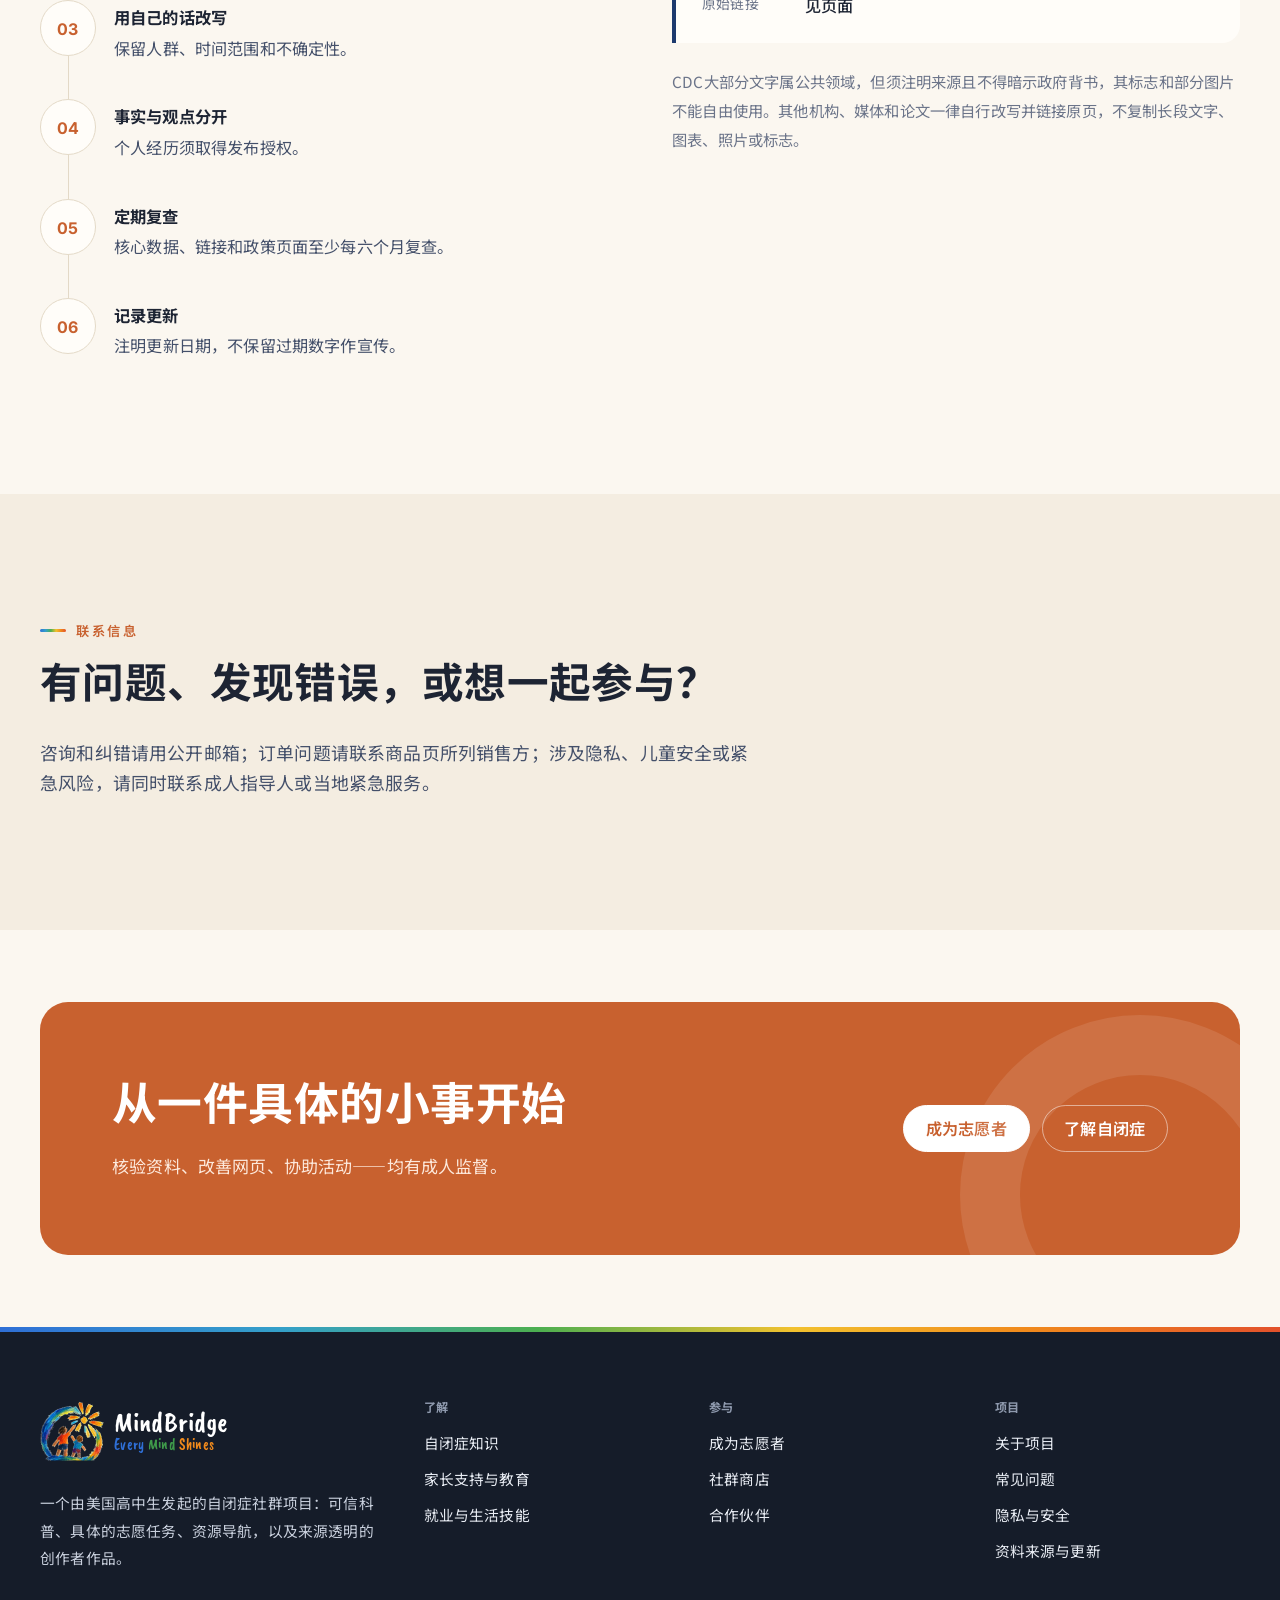
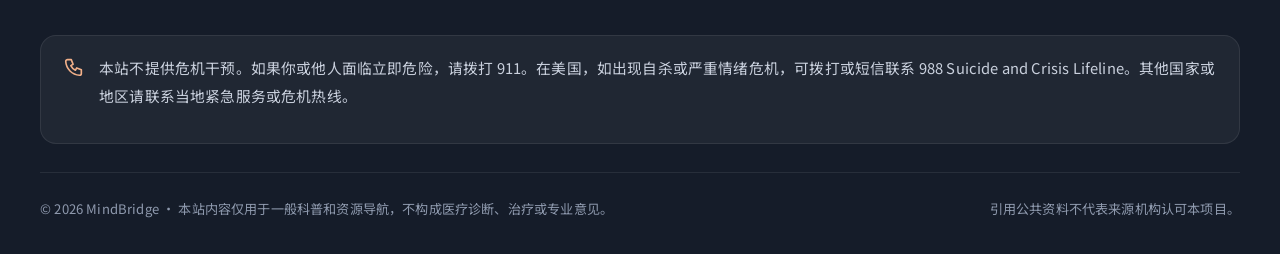
<file: about.html>
<!doctype html>
<html lang="zh-CN" data-lang="zh" class="no-js">
<head>
<meta charset="utf-8">
<meta name="viewport" content="width=device-width, initial-scale=1">
<title>关于项目 · MindBridge</title>
<meta name="mb-title-zh" content="关于项目 · MindBridge">
<meta name="mb-title-en" content="About the project · MindBridge">
<meta name="description" content="关于 MindBridge：发起人介绍、项目使命、工作方式、常见问题、安全与隐私说明，以及资料来源与更新规则。About MindBridge: founder, mission, how we work, FAQ, safety and privacy, sources and update rules.">
<link rel="icon" type="image/png" href="assets/favicon.png">
<link rel="apple-touch-icon" href="assets/apple-touch-icon.png">
<link rel="preconnect" href="https://fonts.googleapis.com">
<link rel="preconnect" href="https://fonts.gstatic.com" crossorigin>
<link rel="stylesheet" href="https://fonts.googleapis.com/css2?family=Fraunces:ital,opsz,wght@0,9..144,400..700;1,9..144,400..600&family=Caveat+Brush&family=Inter:wght@400;500;600;700&family=Noto+Sans+SC:wght@400;500;700&display=swap">
<link rel="stylesheet" href="css/site.css?v=4">
<script>(function(){var d=document.documentElement;try{var q=new URLSearchParams(location.search).get("lang"),s=localStorage.getItem("mb-lang");d.dataset.lang=q||s||"zh";d.lang=d.dataset.lang==="en"?"en":"zh-CN";d.dataset.size=localStorage.getItem("mb-size")||"m";d.dataset.calm=localStorage.getItem("mb-calm")||"off";var t=localStorage.getItem("mb-theme");if(t&&t!=="auto")d.dataset.theme=t;}catch(e){d.dataset.lang="zh";}})();</script>
<style>
  .subnav { position: sticky; top: 72px; z-index: 40; background: color-mix(in srgb, var(--paper) 90%, transparent); backdrop-filter: blur(12px); -webkit-backdrop-filter: blur(12px); border-top: 1px solid var(--line); border-bottom: 1px solid var(--line); padding: 12px 0; }
  .subnav .pill-nav { flex-wrap: nowrap; overflow-x: auto; scrollbar-width: none; }
  .subnav .pill-nav a { white-space: nowrap; }
  .subnav .pill-nav a[aria-current] { background: var(--ink); color: var(--paper); border-color: var(--ink); }
  main section[id] { scroll-margin-top: 150px; }
  .letter { position: relative; background: var(--card); border: 1px solid var(--line); border-radius: var(--radius-lg); padding: clamp(32px, 5vw, 60px); box-shadow: var(--shadow); }
  .letter::before { content: "\201C"; position: absolute; top: 6px; left: 22px; font: 600 6.5rem/1 var(--serif-en); color: var(--terra); opacity: .28; }
  .letter p { font-family: var(--display); font-size: 1.14em; line-height: 1.85; color: var(--ink); }
  .letter .sig { margin-top: 28px; padding-top: 22px; border-top: 1px dashed var(--line); display: flex; flex-wrap: wrap; gap: 10px 14px; align-items: center; font-size: .92rem; color: var(--ink-3); }
  .mission-statement { font-family: var(--display); font-size: clamp(1.35rem, 2.5vw, 1.95rem); line-height: 1.6; color: #fff; max-width: 30em; margin: 0; }
  .contact-list { list-style: none; padding: 0; margin: 18px 0 0; display: grid; gap: 10px; }
  .contact-list li { display: flex; justify-content: space-between; gap: 12px; flex-wrap: wrap; padding: 12px 0; border-bottom: 1px solid var(--line); font-size: .95em; }
  .contact-list li:last-child { border-bottom: 0; }
  .hotlines { display: grid; grid-template-columns: 1fr 1fr; gap: 14px; margin: 18px 0; }
  .hotline { background: var(--card); border-radius: 14px; padding: 16px 18px; }
  .hotline b { display: block; font: 600 2.2rem/1 var(--serif-en); color: var(--terra); }
  .hotline span { font-size: .86rem; color: var(--ink-2); }
  .cite { border-left: 4px solid var(--indigo); background: var(--card); border-radius: 0 var(--radius) var(--radius) 0; padding: 22px 26px; font-size: .95em; }
  .cite dl { display: grid; grid-template-columns: auto 1fr; gap: 6px 18px; margin: 0; }
  .cite dt { color: var(--ink-3); font-size: .86em; }
  .cite dd { margin: 0; font-weight: 500; }
  td a { color: var(--indigo); text-underline-offset: 3px; word-break: break-word; }
  .chip svg { width: 14px; height: 14px; }
  @media (max-width: 600px) { .hotlines { grid-template-columns: 1fr; } .cite dl { grid-template-columns: 1fr; } .cite dd { margin-bottom: 8px; } }
</style>
</head>
<body>
<header id="site-header"></header>

<main id="main">

  <!-- ============ HERO ============ -->
  <section class="page-hero">
    <div class="wrap page-hero-grid">
      <div class="reveal">
        <nav class="crumbs" aria-label="Breadcrumb"><a href="index.html"><span lang="zh-CN">首页</span><span lang="en">Home</span></a><span aria-hidden="true">/</span><span><span lang="zh-CN">关于项目</span><span lang="en">About</span></span></nav>
        <h1><span lang="zh-CN">一个由学生发起、边界清楚的社群项目</span><span lang="en">A student-led community project with clear boundaries</span></h1>
        <p class="lede"><span lang="zh-CN">基于可信公共资料的科普与资源导航，关注自闭症人士在教育、社区和就业中的真实需要。</span><span lang="en">Plain-language information and resource navigation, built on trusted public sources, for autistic people's real needs at school, in the community and at work.</span></p>
        <p class="muted" style="max-width:38em"><span lang="zh-CN">我们不提供医疗诊断、治疗方案或紧急服务。</span><span lang="en">We don't provide medical diagnosis, treatment plans or emergency services.</span></p>
        <div class="btn-row mt-2">
          <a class="btn btn-terra" href="#faq"><span lang="zh-CN">常见问题</span><span lang="en">Read the FAQ</span></a>
          <a class="btn btn-ghost" href="#contact"><span lang="zh-CN">联系我们</span><span lang="en">Contact</span></a>
        </div>
      </div>
      <div class="page-hero-art reveal"><img src="assets/about.jpg" data-alt-zh="蓝橙色插画：一位少女和一位成人导师在窗边的书桌前用笔记本电脑一起工作，身后的软木板上贴满了相互连线的资料卡片。" data-alt-en="Blue and orange illustration: a teenage girl and an adult mentor work together at a laptop by a window, with a corkboard of linked research notes behind them." alt=""></div>
    </div>
  </section>

  <!-- ============ IN-PAGE NAV ============ -->
  <div class="subnav">
    <nav class="wrap pill-nav" aria-label="On this page">
      <a href="#founder"><span lang="zh-CN">发起人的话</span><span lang="en">From the founder</span></a>
      <a href="#mission"><span lang="zh-CN">使命与工作方式</span><span lang="en">Mission &amp; approach</span></a>
      <a href="#faq"><span lang="zh-CN">常见问题</span><span lang="en">FAQ</span></a>
      <a href="#safety"><span lang="zh-CN">安全与隐私</span><span lang="en">Safety &amp; privacy</span></a>
      <a href="#sources"><span lang="zh-CN">资料来源与更新</span><span lang="en">Sources &amp; updates</span></a>
      <a href="#contact"><span lang="zh-CN">联系</span><span lang="en">Contact</span></a>
    </nav>
  </div>

  <!-- ============ FOUNDER ============ -->
  <section class="section" id="founder">
    <div class="wrap split" style="grid-template-columns:.8fr 1.2fr;align-items:center">
      <div class="reveal">
        <span class="eyebrow"><span lang="zh-CN">发起人介绍</span><span lang="en">Meet the founder</span></span>
        <h2 class="mt-1" style="font-size:clamp(1.8rem,3.6vw,2.6rem)"><span lang="zh-CN">用自己能做到的方式，搭一座桥</span><span lang="en">Building a bridge, one doable step at a time</span></h2>
        <div class="btn-row mt-2">
          <span class="chip"><span data-icon="school"></span><span lang="zh-CN">美国高中生发起</span><span lang="en">Started by a U.S. high-schooler</span></span>
          <span class="chip sage"><span data-icon="shield"></span><span lang="zh-CN">成人指导人审核</span><span lang="en">Adult-advisor reviewed</span></span>
        </div>
      </div>
      <figure class="letter reveal" style="margin:0">
        <blockquote style="margin:0">
          <p lang="zh-CN">我是一名在美国就读的高中生。我希望为自闭症社群建立一个容易理解、可以参与、来源清楚的平台。</p>
          <p lang="en">I'm a high-school student in the U.S. I wanted to build something for the autism community that's easy to understand, easy to join, and always clear about its sources.</p>
          <p lang="zh-CN" style="margin-bottom:0">因为我是学生，涉及医疗、法律、儿童安全、资金和商品交易的事项，都由成人指导人或合格合作方审核。</p>
          <p lang="en" style="margin-bottom:0">Because I'm a student, anything involving medical or legal matters, child safety, money or sales is reviewed by an adult advisor or a qualified partner.</p>
        </blockquote>
        <figcaption class="sig">
          <span lang="zh-CN">— MindBridge 发起人</span><span lang="en">— MindBridge founder</span>
        </figcaption>
      </figure>
    </div>
  </section>

  <!-- ============ MISSION ============ -->
  <section class="section bg-ink" id="mission">
    <div class="wrap">
      <div class="section-head reveal" style="max-width:none">
        <span class="eyebrow"><span lang="zh-CN">项目使命</span><span lang="en">Our mission</span></span>
        <p class="mission-statement"><span lang="zh-CN">支持自闭症人士更平等地参与学校、社区和工作，并尊重他们对称呼、沟通方式和支持目标的选择。</span><span lang="en">Helping autistic people take part more equally in school, community and work — while respecting their own choices about language, communication and support.</span></p>
      </div>
      <div class="grid grid-4 reveal">
        <div><span class="card-icon" style="background:rgba(255,255,255,.08);color:#f2b089" data-icon="book"></span><h3 style="font-size:1.1rem"><span lang="zh-CN">可信科普</span><span lang="en">Trustworthy information</span></h3></div>
        <div><span class="card-icon" style="background:rgba(255,255,255,.08);color:#f2b089" data-icon="hands"></span><h3 style="font-size:1.1rem"><span lang="zh-CN">具体志愿任务</span><span lang="en">Concrete volunteer tasks</span></h3></div>
        <div><span class="card-icon" style="background:rgba(255,255,255,.08);color:#f2b089" data-icon="compass"></span><h3 style="font-size:1.1rem"><span lang="zh-CN">资源导航</span><span lang="en">Resource navigation</span></h3></div>
        <div><span class="card-icon" style="background:rgba(255,255,255,.08);color:#f2b089" data-icon="store"></span><h3 style="font-size:1.1rem"><span lang="zh-CN">透明商品展示</span><span lang="en">A transparent shop</span></h3></div>
      </div>
    </div>
  </section>

  <!-- ============ HOW WE WORK / WHAT WE DON'T DO ============ -->
  <section class="section">
    <div class="wrap split">
      <div class="reveal">
        <span class="eyebrow"><span lang="zh-CN">我们的工作方式</span><span lang="en">How we work</span></span>
        <h2 class="mt-1" style="font-size:clamp(1.7rem,3.2vw,2.3rem)"><span lang="zh-CN">五条我们自己遵守的规则</span><span lang="en">Five rules we hold ourselves to</span></h2>
        <div class="steps mt-2">
          <div class="step"><div><h4><span lang="zh-CN">引用原始资料</span><span lang="en">Cite original sources</span></h4><p><span lang="zh-CN">引用官方和可信原始资料，保留链接与更新日期。</span><span lang="en">Official and trusted sources, with link and update date.</span></p></div></div>
          <div class="step"><div><h4><span lang="zh-CN">邀请本人参与</span><span lang="en">Ask the people it's about</span></h4><p><span lang="zh-CN">请自闭症人士和家庭审阅与其生活相关的内容。</span><span lang="en">Autistic people and families review content about their lives.</span></p></div></div>
          <div class="step"><div><h4><span lang="zh-CN">先取得授权</span><span lang="en">Get consent first</span></h4><p><span lang="zh-CN">发布个人故事、照片或作品前取得明确授权。</span><span lang="en">Clear permission before publishing any story, photo or work.</span></p></div></div>
          <div class="step"><div><h4><span lang="zh-CN">公开资金流向</span><span lang="en">Show where money goes</span></h4><p><span lang="zh-CN">公开销售方、合作关系、公益金额和支出。</span><span lang="en">Sellers, partnerships, charitable amounts and spending disclosed.</span></p></div></div>
          <div class="step"><div><h4><span lang="zh-CN">及时更正</span><span lang="en">Fix mistakes openly</span></h4><p><span lang="zh-CN">及时修正错误，并记录重要修改。</span><span lang="en">Errors corrected promptly; significant changes logged.</span></p></div></div>
        </div>
      </div>
      <div class="reveal" style="display:grid;gap:24px">
        <div class="page-hero-art" style="aspect-ratio:1/1"><img src="assets/about2.jpg" loading="lazy" data-alt-zh="蓝橙色插画：几位不同年龄的青少年和一位长者围坐在桌边，一起讨论风车草图和便利贴，其中一位坐着轮椅。" data-alt-en="Blue and orange illustration: teenagers of different backgrounds, one using a wheelchair, and an older volunteer gather around a table sharing wind-turbine sketches and sticky notes." alt=""></div>
        <div class="card" style="background:var(--terra-soft);border-color:transparent;padding:clamp(28px,4vw,44px)">
          <span class="eyebrow"><span lang="zh-CN">项目不提供的服务</span><span lang="en">What we don't do</span></span>
          <h3 class="mt-1" style="font-size:1.45rem"><span lang="zh-CN">本项目不是诊所、治疗中心、学校、法律服务机构或紧急援助机构。</span><span lang="en">We are not a clinic, a treatment centre, a school, a legal service or an emergency service.</span></h3>
          <ul class="checks crosses mt-2">
            <li><span><span lang="zh-CN">我们不诊断自闭症。</span><span lang="en">We don't diagnose autism.</span></span></li>
            <li><span><span lang="zh-CN">不制定个人治疗或教育方案。</span><span lang="en">We don't create individual treatment or education plans.</span></span></li>
            <li><span><span lang="zh-CN">不保证商品、岗位或外部机构的结果。</span><span lang="en">We don't guarantee outcomes from products, jobs or outside organisations.</span></span></li>
            <li><span><span lang="zh-CN">不接受志愿者以本站名义提供私人咨询。</span><span lang="en">We don't allow volunteers to offer private counselling or advice in MindBridge's name.</span></span></li>
          </ul>
        </div>
      </div>
    </div>
  </section>

  <!-- ============ FAQ ============ -->
  <section class="section bg-2" id="faq">
    <div class="wrap split" style="grid-template-columns:.75fr 1.25fr">
      <div class="reveal sticky-col">
        <span class="eyebrow"><span lang="zh-CN">常见问题</span><span lang="en">FAQ</span></span>
        <h2 class="mt-1" style="font-size:clamp(1.8rem,3.6vw,2.6rem)"><span lang="zh-CN">常见问题</span><span lang="en">Common questions</span></h2>
        <p class="muted mt-2"><span lang="zh-CN">没找到答案？请联系我们。</span><span lang="en">Not answered here? Contact us.</span></p>
      </div>
      <div class="faq reveal">
        <details>
          <summary><span lang="zh-CN">这个网站提供自闭症诊断吗？</span><span lang="en">Does this site diagnose autism?</span></summary>
          <div class="ans"><p lang="zh-CN">不提供。诊断和个人医疗建议应由合格的医疗专业人员提供。</p><p lang="en">No. Diagnosis and personal medical advice should come from a qualified healthcare professional.</p></div>
        </details>
        <details>
          <summary><span lang="zh-CN">网站上的数据来自哪里？</span><span lang="en">Where do the numbers on this site come from?</span></summary>
          <div class="ans"><p lang="zh-CN">每条数据注明来源、范围和年份，优先引用CDC、NIH、WHO、美国教育部和劳工部等官方页面，并定期复查。</p><p lang="en">Each statistic lists its source, population and year. We cite official pages first (CDC, NIH, WHO, U.S. Departments of Education and Labor) and re-check them regularly.</p></div>
        </details>
        <details>
          <summary><span lang="zh-CN">谁可以成为志愿者？</span><span lang="en">Who can volunteer?</span></summary>
          <div class="ans"><p lang="zh-CN">任何社区成员都可以申请。每项任务会说明年龄、技能、时间和成人监督要求。</p><p lang="en">Anyone in the community can apply. Each task lists its age, skill, time and adult-supervision requirements.</p></div>
        </details>
        <details>
          <summary><span lang="zh-CN">志愿者可以提供心理咨询吗？</span><span lang="en">Can volunteers provide counselling?</span></summary>
          <div class="ans"><p lang="zh-CN">不可以。除非由有执照的独立机构正式提供并承担责任，志愿者不得诊断、治疗或开展私人咨询。</p><p lang="en">No. Unless formally provided by an independent, licensed organisation that takes responsibility, volunteers may not diagnose, treat or counsel.</p></div>
        </details>
        <details>
          <summary><span lang="zh-CN">购买商品等于捐款吗？</span><span lang="en">Is buying something the same as donating?</span></summary>
          <div class="ans"><p lang="zh-CN">不一定。商品页面会说明销售方和资金分配；只有符合规则并明确说明时，才可能属于可抵税捐款。</p><p lang="en">Not necessarily. Product pages show the seller and how money is shared; a payment is tax-deductible only when the rules are met and this is stated clearly.</p></div>
        </details>
        <details>
          <summary><span lang="zh-CN">如何知道公益金额去了哪里？</span><span lang="en">How do I know where the charitable money goes?</span></summary>
          <div class="ans"><p lang="zh-CN">相关商品标明金额或比例及受益方。我们发布汇总记录，不公开顾客或创作者的私人信息。</p><p lang="en">Products show the amount or percentage and who benefits. We publish summary records without anyone's private information.</p></div>
        </details>
        <details>
          <summary><span lang="zh-CN">可以提交个人故事或照片吗？</span><span lang="en">Can I share a personal story or photo?</span></summary>
          <div class="ans"><p lang="zh-CN">可以申请。发布前须确认本人意愿、使用范围和撤回方式；未成年人内容需监护人同意，并尽量减少可识别信息。</p><p lang="en">Yes, you can ask. We first confirm consent, how it's used and how to withdraw it. Content about minors needs guardian consent and minimal identifying details.</p></div>
        </details>
        <details>
          <summary><span lang="zh-CN">网站如何称呼自闭症群体？</span><span lang="en">What language does the site use to describe autistic people?</span></summary>
          <div class="ans"><p lang="zh-CN">人们偏好的称呼不同。我们尊重当事人的选择，不强加统一称呼。</p><p lang="en">People prefer different terms (“autistic person”, “person with autism”…). We respect each person's choice.</p></div>
        </details>
        <details>
          <summary><span lang="zh-CN">网站上的外部链接代表推荐吗？</span><span lang="en">Does an external link mean you recommend it?</span></summary>
          <div class="ans"><p lang="zh-CN">不代表。请自行核验机构、费用、资质和隐私规则。</p><p lang="en">No. Please check the organisation, costs, qualifications and privacy rules yourself.</p></div>
        </details>
        <details>
          <summary><span lang="zh-CN">发现错误或不安全内容怎么办？</span><span lang="en">What if I find a mistake or something unsafe?</span></summary>
          <div class="ans"><p lang="zh-CN">请附页面地址发送至纠错或安全邮箱。涉及紧急危险时，请联系当地紧急服务。</p><p lang="en">Email our corrections or safety address with the page link. If someone is in immediate danger, contact local emergency services.</p></div>
        </details>
      </div>
    </div>
  </section>

  <!-- ============ SAFETY & PRIVACY ============ -->
  <section class="section" id="safety">
    <div class="wrap">
      <div class="section-head reveal">
        <span class="eyebrow"><span lang="zh-CN">全站安全与隐私</span><span lang="en">Safety &amp; privacy</span></span>
        <h2><span lang="zh-CN">我们能做什么、不能做什么，都写在这里</span><span lang="en">What we can and can't do — all in one place</span></h2>
        <p class="lede"><span lang="zh-CN">适用于全站。正式隐私政策将经熟悉相关法律的成人复核后发布。</span><span lang="en">These apply site-wide. A full privacy policy will follow after review by an adult familiar with the law.</span></p>
      </div>

      <div class="split reveal" style="align-items:stretch">
        <div class="card" style="padding:clamp(28px,4vw,40px)">
          <span class="card-icon" data-icon="info"></span>
          <h3><span lang="zh-CN">医疗免责声明</span><span lang="en">Medical disclaimer</span></h3>
          <p><span lang="zh-CN">本站内容仅用于一般科普和资源导航，不构成医疗诊断、治疗、心理咨询或专业意见。请咨询合格的医疗、教育、法律或社会服务专业人员，不要因本站内容推迟或停止已有的专业支持。</span><span lang="en">Everything here is general information and resource navigation — not medical diagnosis, treatment, counselling or professional advice. Consult qualified medical, education, legal or social-service professionals, and never delay or stop professional support you already receive because of this site.</span></p>
        </div>
        <div class="card" style="padding:clamp(28px,4vw,40px);background:var(--terra-soft);border-color:transparent">
          <span class="card-icon terra" style="background:var(--card)" data-icon="phone"></span>
          <h3><span lang="zh-CN">美国危机帮助提示</span><span lang="en">Crisis help in the U.S.</span></h3>
          <div class="hotlines">
            <div class="hotline"><b>911</b><span><span lang="zh-CN">立即危险</span><span lang="en">Immediate danger</span></span></div>
            <div class="hotline"><b>988</b><span><span lang="zh-CN">拨打或短信 · 自杀或严重情绪危机</span><span lang="en">Call or text · suicidal thoughts or severe emotional crisis</span></span></div>
          </div>
          <p><span lang="zh-CN">本站不提供危机干预。立即危险请拨打911；在美国，自杀或严重情绪危机可拨打或短信联系988 Suicide and Crisis Lifeline。其他地区请联系当地紧急服务或危机热线。</span><span lang="en">This site does not provide crisis support. For immediate danger, call 911. In the U.S., call or text the 988 Suicide and Crisis Lifeline for suicidal thoughts or severe emotional crisis. Elsewhere, contact local emergency services or a crisis line.</span></p>
          <a class="link-arrow" href="https://988lifeline.org">988lifeline.org</a>
        </div>
      </div>

      <div class="grid grid-3 mt-2">
        <div class="card reveal">
          <span class="card-icon sage" data-icon="lock"></span>
          <h3><span lang="zh-CN">简明隐私说明</span><span lang="en">Privacy in brief</span></h3>
          <p><span lang="zh-CN">我们只收集完成明确任务所需的信息（如回复邮箱、志愿申请或订单信息），不要求公开诊断报告、学校文件或医疗记录，也不出售个人信息。</span><span lang="en">We collect only what a specific task needs (e.g. a reply email, volunteer application or order details). We never ask you to share diagnostic, school or medical records publicly, and never sell personal information.</span></p>
          <p><span lang="zh-CN">每个收集信息的页面都会说明收集内容、用途、保存期限、服务商、删除方式和联系人；正式政策还将涵盖Cookie、分析、支付、邮件工具和第三方链接。</span><span lang="en">Each form states what's collected, why, how long it's kept, which providers are involved, how to delete it and whom to contact. The full policy will also cover cookies, analytics, payments, email tools and third-party links.</span></p>
        </div>
        <div class="card reveal">
          <span class="card-icon" data-icon="shield"></span>
          <h3><span lang="zh-CN">未成年人信息说明</span><span lang="en">Children's information</span></h3>
          <p><span lang="zh-CN">在完成年龄和家长同意流程前，本站不收集13岁以下儿童的姓名、邮箱、电话、照片、声音、位置、持久标识符或其他受保护的个人信息。</span><span lang="en">Until an age check and parental-consent process is in place, we don't collect names, emails, phone numbers, photos, voice, location, persistent identifiers or other protected personal information from children under 13.</span></p>
          <p><span lang="zh-CN">面向13岁以下儿童或知情收集其信息的网站，可能须遵守美国Children's Online Privacy Protection Act及FTC的COPPA规则，适用要求由成人和合格法律顾问确定。</span><span lang="en">Sites aimed at under-13s, or that knowingly collect their data, may need to comply with the U.S. Children's Online Privacy Protection Act and the FTC's COPPA Rule; adults and qualified legal counsel decide what applies.</span></p>
          <a class="link-arrow" href="https://www.ftc.gov/business-guidance/resources/childrens-online-privacy-protection-rule-six-step-compliance-plan-your-business"><span lang="zh-CN">FTC COPPA 合规六步指引</span><span lang="en">FTC COPPA six-step plan</span></a>
        </div>
        <div class="card reveal">
          <span class="card-icon terra" data-icon="users"></span>
          <h3><span lang="zh-CN">社区发布规则</span><span lang="en">Community rules</span></h3>
          <p><span lang="zh-CN">请尊重他人的身份、沟通方式和边界。不要发布诊断文件、住址、学校日程、私人联系方式或未经许可的照片。不要提供医疗诊断、宣传未经证实的疗法、攻击他人或利用社群成员进行推销。</span><span lang="en">Please respect other people's identities, ways of communicating and boundaries. Don't post diagnostic documents, home addresses, school schedules, private contact details or photos without permission. Don't offer medical diagnoses, promote unproven therapies, attack others or use community members as sales targets.</span></p>
          <p><span lang="zh-CN">违规或可能造成伤害的内容会被删除；涉及儿童安全或违法风险的交由成人负责人处理。</span><span lang="en">Content that breaks these rules or could cause harm may be removed; child-safety or legal issues go to a responsible adult.</span></p>
        </div>
      </div>

      <div class="note-box mt-2 reveal">
        <svg viewBox="0 0 24 24" fill="none" stroke="currentColor" stroke-width="1.8" stroke-linecap="round" aria-hidden="true"><path d="M10 14a4 4 0 0 0 5.7 0l3-3a4 4 0 0 0-5.7-5.7l-1 1"/><path d="M14 10a4 4 0 0 0-5.7 0l-3 3a4 4 0 0 0 5.7 5.7l1-1"/></svg>
        <div>
          <p style="font-weight:700;margin-bottom:6px"><span lang="zh-CN">资料引用与机构背书说明</span><span lang="en">Citations are not endorsements</span></p>
          <p><span lang="zh-CN">引用或链接不表示CDC、NIH、WHO、美国政府、联合国或其他机构认可、赞助或推荐本项目、商品或合作伙伴。未经授权不使用任何机构标志；图片、图表、视频和个人故事发布前均核查版权与授权。</span><span lang="en">A citation or link does not mean the CDC, NIH, WHO, the U.S. government, the UN or any other organisation approves of, sponsors or recommends this project, its products or partners. No organisation's logo is used without permission, and images, charts, videos and stories are checked for copyright and consent before publishing.</span></p>
        </div>
      </div>
    </div>
  </section>

  <!-- ============ ACCESSIBILITY ============ -->
  <section class="section bg-2" style="padding-top:clamp(56px,7vw,96px)">
    <div class="wrap split wide-left" style="align-items:center">
      <div class="reveal">
        <span class="eyebrow"><span lang="zh-CN">网站无障碍要求</span><span lang="en">Accessibility commitments</span></span>
        <h2 class="mt-1" style="font-size:clamp(1.7rem,3.2vw,2.3rem)"><span lang="zh-CN">每个页面都按这七条来检查</span><span lang="en">Every page is checked against these seven points</span></h2>
        <ul class="checks mt-2">
          <li><span><span lang="zh-CN">保持页面结构和导航一致，标题说明页面目的。</span><span lang="en">Keep page structure and navigation consistent, with headings that say what each page is for.</span></span></li>
          <li><span><span lang="zh-CN">使用清楚、具体、容易理解的语言，并解释缩写。</span><span lang="en">Use clear, concrete, easy-to-understand language, and explain abbreviations.</span></span></li>
          <li><span><span lang="zh-CN">不自动播放音乐、视频或快速动画，避免闪烁内容。</span><span lang="en">No autoplaying music, video or fast animation, and nothing that flashes.</span></span></li>
          <li><span><span lang="zh-CN">为图片提供替代文字，为视频提供字幕或文字稿。</span><span lang="en">Give images alt text, and give videos captions or transcripts.</span></span></li>
          <li><span><span lang="zh-CN">确保键盘可以完成导航、表单和结账操作。</span><span lang="en">Make sure navigation, forms and checkout all work with a keyboard.</span></span></li>
          <li><span><span lang="zh-CN">表单一步一项，错误提示说明如何修正，不设置过短超时。</span><span lang="en">One thing per step in forms, error messages that explain how to fix them, and no short time-outs.</span></span></li>
          <li><span><span lang="zh-CN">提供足够的文字和背景对比度，不只依靠颜色表达信息。</span><span lang="en">Provide enough contrast between text and background, and never rely on colour alone to convey meaning.</span></span></li>
        </ul>
      </div>
      <div class="card reveal" style="padding:clamp(28px,4vw,40px)">
        <span class="card-icon sage" data-icon="a11y"></span>
        <h3><span lang="zh-CN">按你的方式阅读</span><span lang="en">Read your way</span></h3>
        <p><span lang="zh-CN">右上角的无障碍按钮可调整字号、开启平静模式或切换深色界面。</span><span lang="en">Use the accessibility button (top right) for text size, calm mode or dark theme.</span></p>
        <a class="link-arrow" href="https://www.w3.org/WAI/cognitive/"><span lang="zh-CN">资料来源：W3C 认知和学习无障碍</span><span lang="en">Source: W3C Cognitive Accessibility</span></a>
      </div>
    </div>
  </section>

  <!-- ============ SOURCES ============ -->
  <section class="section" id="sources">
    <div class="wrap">
      <div class="section-head reveal">
        <span class="eyebrow"><span lang="zh-CN">资料来源与更新规则</span><span lang="en">Sources &amp; update rules</span></span>
        <h2><span lang="zh-CN">我们从哪里找资料，又怎样保持更新</span><span lang="en">Where our information comes from — and how we keep it current</span></h2>
        <p class="lede"><span lang="zh-CN">优先链接原始机构，并标明核验日期。</span><span lang="en">We link to the original organisation and note when we last checked.</span></p>
      </div>

      <div class="table-wrap reveal">
        <table>
          <caption class="sr-only"><span lang="zh-CN">核心公开来源</span><span lang="en">Core public sources</span></caption>
          <thead>
            <tr><th scope="col"><span lang="zh-CN">来源</span><span lang="en">Source</span></th><th scope="col"><span lang="zh-CN">建议用途</span><span lang="en">What we use it for</span></th><th scope="col"><span lang="zh-CN">原始链接</span><span lang="en">Original link</span></th></tr>
          </thead>
          <tbody>
            <tr><td><span lang="zh-CN">CDC 自闭症数据</span><span lang="en">CDC autism data</span></td><td><span lang="zh-CN">美国 ADDM 监测数据；1 比 31 数据的原始页面</span><span lang="en">U.S. ADDM monitoring data; the original page for the 1-in-31 figure</span></td><td><a href="https://www.cdc.gov/autism/data-research/index.html">cdc.gov</a></td></tr>
            <tr><td><span lang="zh-CN">NIMH 自闭症资料</span><span lang="en">NIMH on autism</span></td><td><span lang="zh-CN">定义、评估、服务与支持</span><span lang="en">Definitions, evaluation, services and support</span></td><td><a href="https://www.nimh.nih.gov/health/topics/autism-spectrum-disorders-asd">nimh.nih.gov</a></td></tr>
            <tr><td><span lang="zh-CN">WHO 自闭症资料</span><span lang="en">WHO autism fact sheet</span></td><td><span lang="zh-CN">全球估计、个体差异与社会支持</span><span lang="en">Global estimates, individual differences and social support</span></td><td><a href="https://www.who.int/news-room/fact-sheets/detail/autism-spectrum-disorders">who.int</a></td></tr>
            <tr><td><span lang="zh-CN">联合国自闭症关注日</span><span lang="en">UN World Autism Awareness Day</span></td><td><span lang="zh-CN">4 月 2 日和包容倡议</span><span lang="en">2 April and the push for inclusion</span></td><td><a href="https://www.un.org/en/observances/autism-day">un.org</a></td></tr>
            <tr><td><span lang="zh-CN">美国教育部 IDEA 家长资源</span><span lang="en">U.S. Dept. of Education — IDEA</span></td><td><span lang="zh-CN">教育权利和家庭资源</span><span lang="en">Education rights and family resources</span></td><td><a href="https://sites.ed.gov/idea/">sites.ed.gov/idea</a></td></tr>
            <tr><td><span lang="zh-CN">美国教育部家长信息中心</span><span lang="en">Parent Training &amp; Information Centers</span></td><td><span lang="zh-CN">查找各州支持中心</span><span lang="en">Finding your state's support center</span></td><td><a href="https://www.parentcenterhub.org/find-your-center/">parentcenterhub.org</a></td></tr>
            <tr><td><span lang="zh-CN">美国劳工部自闭症就业资源</span><span lang="en">U.S. Dept. of Labor (ODEP)</span></td><td><span lang="zh-CN">招聘、合理便利和就业支持</span><span lang="en">Hiring, workplace accommodations and employment support</span></td><td><a href="https://www.dol.gov/agencies/odep">dol.gov/agencies/odep</a></td></tr>
            <tr><td><span lang="zh-CN">W3C 认知无障碍</span><span lang="en">W3C Cognitive Accessibility</span></td><td><span lang="zh-CN">网站内容和交互设计</span><span lang="en">Website content and interaction design</span></td><td><a href="https://www.w3.org/WAI/cognitive/">w3.org/WAI</a></td></tr>
            <tr><td><span lang="zh-CN">FTC 儿童隐私指引</span><span lang="en">FTC children's privacy guidance</span></td><td><span lang="zh-CN">COPPA 适用判断和合规步骤</span><span lang="en">Whether COPPA applies, and steps to comply</span></td><td><a href="https://www.ftc.gov/business-guidance/resources/childrens-online-privacy-protection-rule-six-step-compliance-plan-your-business">ftc.gov</a></td></tr>
            <tr><td><span lang="zh-CN">FDA 自闭症虚假疗法警示</span><span lang="en">FDA warnings on false autism treatments</span></td><td><span lang="zh-CN">不可靠治疗产品和健康宣传</span><span lang="en">Unreliable treatment products and health claims</span></td><td><a href="https://www.fda.gov/consumers/health-fraud-scams">fda.gov</a></td></tr>
            <tr><td><span lang="zh-CN">FTC 健康宣传</span><span lang="en">FTC health-claims guidance</span></td><td><span lang="zh-CN">商品健康功效证据要求</span><span lang="en">Evidence needed for product health claims</span></td><td><a href="https://www.ftc.gov/business-guidance/resources/health-products-compliance-guidance">ftc.gov</a></td></tr>
            <tr><td><span lang="zh-CN">IRS 免税组织查询</span><span lang="en">IRS Tax Exempt Organization Search</span></td><td><span lang="zh-CN">核验组织是否可接收可抵税捐款</span><span lang="en">Checking whether an organisation can receive tax-deductible donations</span></td><td><a href="https://www.irs.gov/charities-non-profits/tax-exempt-organization-search">irs.gov</a></td></tr>
            <tr><td><span lang="zh-CN">CDC 材料使用规则</span><span lang="en">CDC use of agency materials</span></td><td><span lang="zh-CN">文字、图片和标志的使用条件</span><span lang="en">Conditions for using text, images and logos</span></td><td><a href="https://www.cdc.gov/other/agencymaterials.html">cdc.gov</a></td></tr>
            <tr><td><span lang="zh-CN">988 Suicide and Crisis Lifeline</span><span lang="en">988 Suicide and Crisis Lifeline</span></td><td><span lang="zh-CN">美国危机支持</span><span lang="en">Crisis support in the U.S.</span></td><td><a href="https://988lifeline.org">988lifeline.org</a></td></tr>
          </tbody>
        </table>
      </div>
      <p class="muted mt-1" style="font-size:.86rem"><span lang="zh-CN">本表最近核验日期：2026年9月</span><span lang="en">Table last verified: September 2026</span></p>

      <div class="split mt-4">
        <div class="reveal">
          <h3 style="font-size:1.5rem"><span lang="zh-CN">资料更新流程</span><span lang="en">How we update information</span></h3>
          <div class="steps mt-2">
            <div class="step"><div><h4><span lang="zh-CN">找原始页面</span><span lang="en">Go to the original</span></h4><p><span lang="zh-CN">政府、公共卫生、教育或研究机构的原始页面。</span><span lang="en">The original government, health, education or research page.</span></p></div></div>
            <div class="step"><div><h4><span lang="zh-CN">完整记录</span><span lang="en">Record the details</span></h4><p><span lang="zh-CN">标题、机构、地址、数据年份和核验日期。</span><span lang="en">Title, publisher, URL, data year and check date.</span></p></div></div>
            <div class="step"><div><h4><span lang="zh-CN">用自己的话改写</span><span lang="en">Rewrite in our own words</span></h4><p><span lang="zh-CN">保留人群、时间范围和不确定性。</span><span lang="en">Keeping population, time frame and uncertainty intact.</span></p></div></div>
            <div class="step"><div><h4><span lang="zh-CN">事实与观点分开</span><span lang="en">Separate fact from opinion</span></h4><p><span lang="zh-CN">个人经历须取得发布授权。</span><span lang="en">Personal experiences need permission to publish.</span></p></div></div>
            <div class="step"><div><h4><span lang="zh-CN">定期复查</span><span lang="en">Check regularly</span></h4><p><span lang="zh-CN">核心数据、链接和政策页面至少每六个月复查。</span><span lang="en">Core stats, links and policy pages at least every six months.</span></p></div></div>
            <div class="step"><div><h4><span lang="zh-CN">记录更新</span><span lang="en">Log every update</span></h4><p><span lang="zh-CN">注明更新日期，不保留过期数字作宣传。</span><span lang="en">Note the date; never keep outdated numbers for promotion.</span></p></div></div>
          </div>
        </div>
        <div class="reveal sticky-col">
          <h3 style="font-size:1.5rem"><span lang="zh-CN">标准来源标注格式</span><span lang="en">How we cite a source</span></h3>
          <p class="muted mt-1"><span lang="zh-CN">我们按以下格式标注：</span><span lang="en">We cite sources in this format:</span></p>
          <div class="cite">
            <dl>
              <dt><span lang="zh-CN">资料来源</span><span lang="en">Source</span></dt><dd><span lang="zh-CN">美国疾病控制与预防中心</span><span lang="en">U.S. Centers for Disease Control and Prevention</span></dd>
              <dt><span lang="zh-CN">页面标题</span><span lang="en">Page title</span></dt><dd>Data and Statistics on Autism Spectrum Disorder</dd>
              <dt><span lang="zh-CN">数据年份</span><span lang="en">Data year</span></dt><dd>2022</dd>
              <dt><span lang="zh-CN">最近核验日期</span><span lang="en">Last verified</span></dt><dd><span lang="zh-CN">2026年9月10日</span><span lang="en">10 September 2026</span></dd>
              <dt><span lang="zh-CN">原始链接</span><span lang="en">Original link</span></dt><dd><span lang="zh-CN">见页面</span><span lang="en">On the page</span></dd>
            </dl>
          </div>
          <p class="muted mt-2" style="font-size:.9em"><span lang="zh-CN">CDC大部分文字属公共领域，但须注明来源且不得暗示政府背书，其标志和部分图片不能自由使用。其他机构、媒体和论文一律自行改写并链接原页，不复制长段文字、图表、照片或标志。</span><span lang="en">Most CDC text is public domain, but requires attribution and no implied endorsement; its logo and some images aren't free to use. For other organisations, media and papers we rewrite in our own words and link the original — never copying long passages, charts, photos or logos.</span></p>
        </div>
      </div>
    </div>
  </section>

  <!-- ============ CONTACT ============ -->
  <section class="section bg-2" id="contact">
    <div class="wrap">
      <div class="reveal" style="max-width:46em">
        <span class="eyebrow"><span lang="zh-CN">联系信息</span><span lang="en">Contact</span></span>
        <h2 class="mt-1" style="font-size:clamp(1.8rem,3.6vw,2.6rem)"><span lang="zh-CN">有问题、发现错误，或想一起参与？</span><span lang="en">A question, a correction, or want to get involved?</span></h2>
        <p class="lede mt-2" style="font-size:1.05em"><span lang="zh-CN">咨询和纠错请用公开邮箱；订单问题请联系商品页所列销售方；涉及隐私、儿童安全或紧急风险，请同时联系成人指导人或当地紧急服务。</span><span lang="en">Questions and corrections: public email. Orders: the seller on the product page. Privacy, child safety or urgent risk: also contact our adult advisor or local emergency services.</span></p>
      </div>
    </div>
  </section>

  <!-- ============ CTA ============ -->
  <section class="section-tight">
    <div class="wrap">
      <div class="cta-band reveal">
        <div>
          <h2><span lang="zh-CN">从一件具体的小事开始</span><span lang="en">Start with one small, concrete thing</span></h2>
          <p><span lang="zh-CN">核验资料、改善网页、协助活动——均有成人监督。</span><span lang="en">Check a fact, improve a page, help at an event — with adult supervision.</span></p>
        </div>
        <div class="btn-row" style="justify-content:flex-end">
          <a class="btn" href="volunteer.html"><span lang="zh-CN">成为志愿者</span><span lang="en">Volunteer with us</span></a>
          <a class="btn btn-ghost" href="knowledge.html"><span lang="zh-CN">了解自闭症</span><span lang="en">Understand autism</span></a>
        </div>
      </div>
    </div>
  </section>

</main>

<footer id="site-footer"></footer>

<script src="data/articles-knowledge.js?v=4"></script>
<script src="data/articles-parents.js?v=4"></script>
<script src="data/articles-news.js?v=4"></script>
<script src="js/site.js?v=4"></script>
<script>
(function () {
  // highlight the in-page nav pill for the section being read
  var links = document.querySelectorAll(".subnav a[href^='#']");
  if (!("IntersectionObserver" in window) || !links.length) return;
  var map = {};
  links.forEach(function (a) { var s = document.getElementById(a.getAttribute("href").slice(1)); if (s) map[s.id] = a; });
  var io = new IntersectionObserver(function (es) {
    es.forEach(function (e) {
      if (!e.isIntersecting) return;
      links.forEach(function (a) { a.removeAttribute("aria-current"); });
      map[e.target.id].setAttribute("aria-current", "true");
    });
  }, { rootMargin: "-45% 0px -50% 0px" });
  Object.keys(map).forEach(function (id) { io.observe(document.getElementById(id)); });
})();
</script>
</body>
</html>
</file>
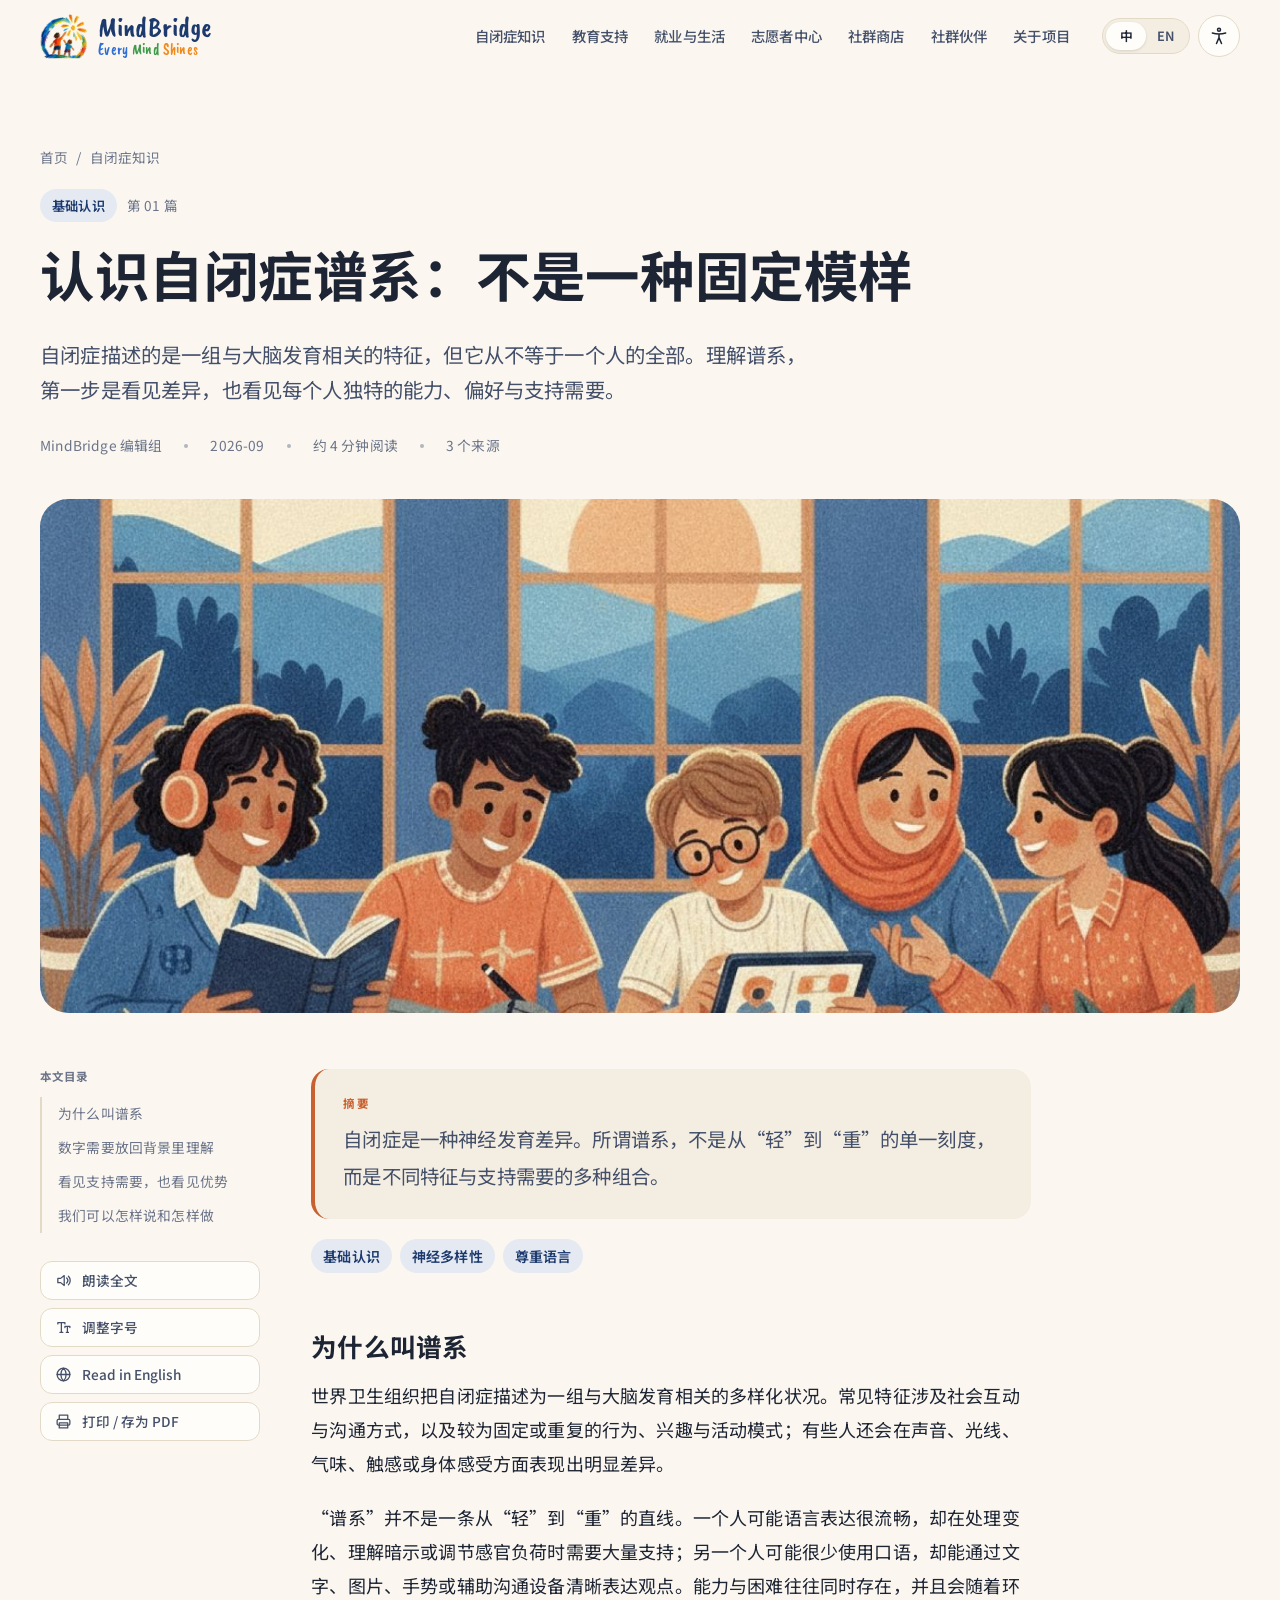
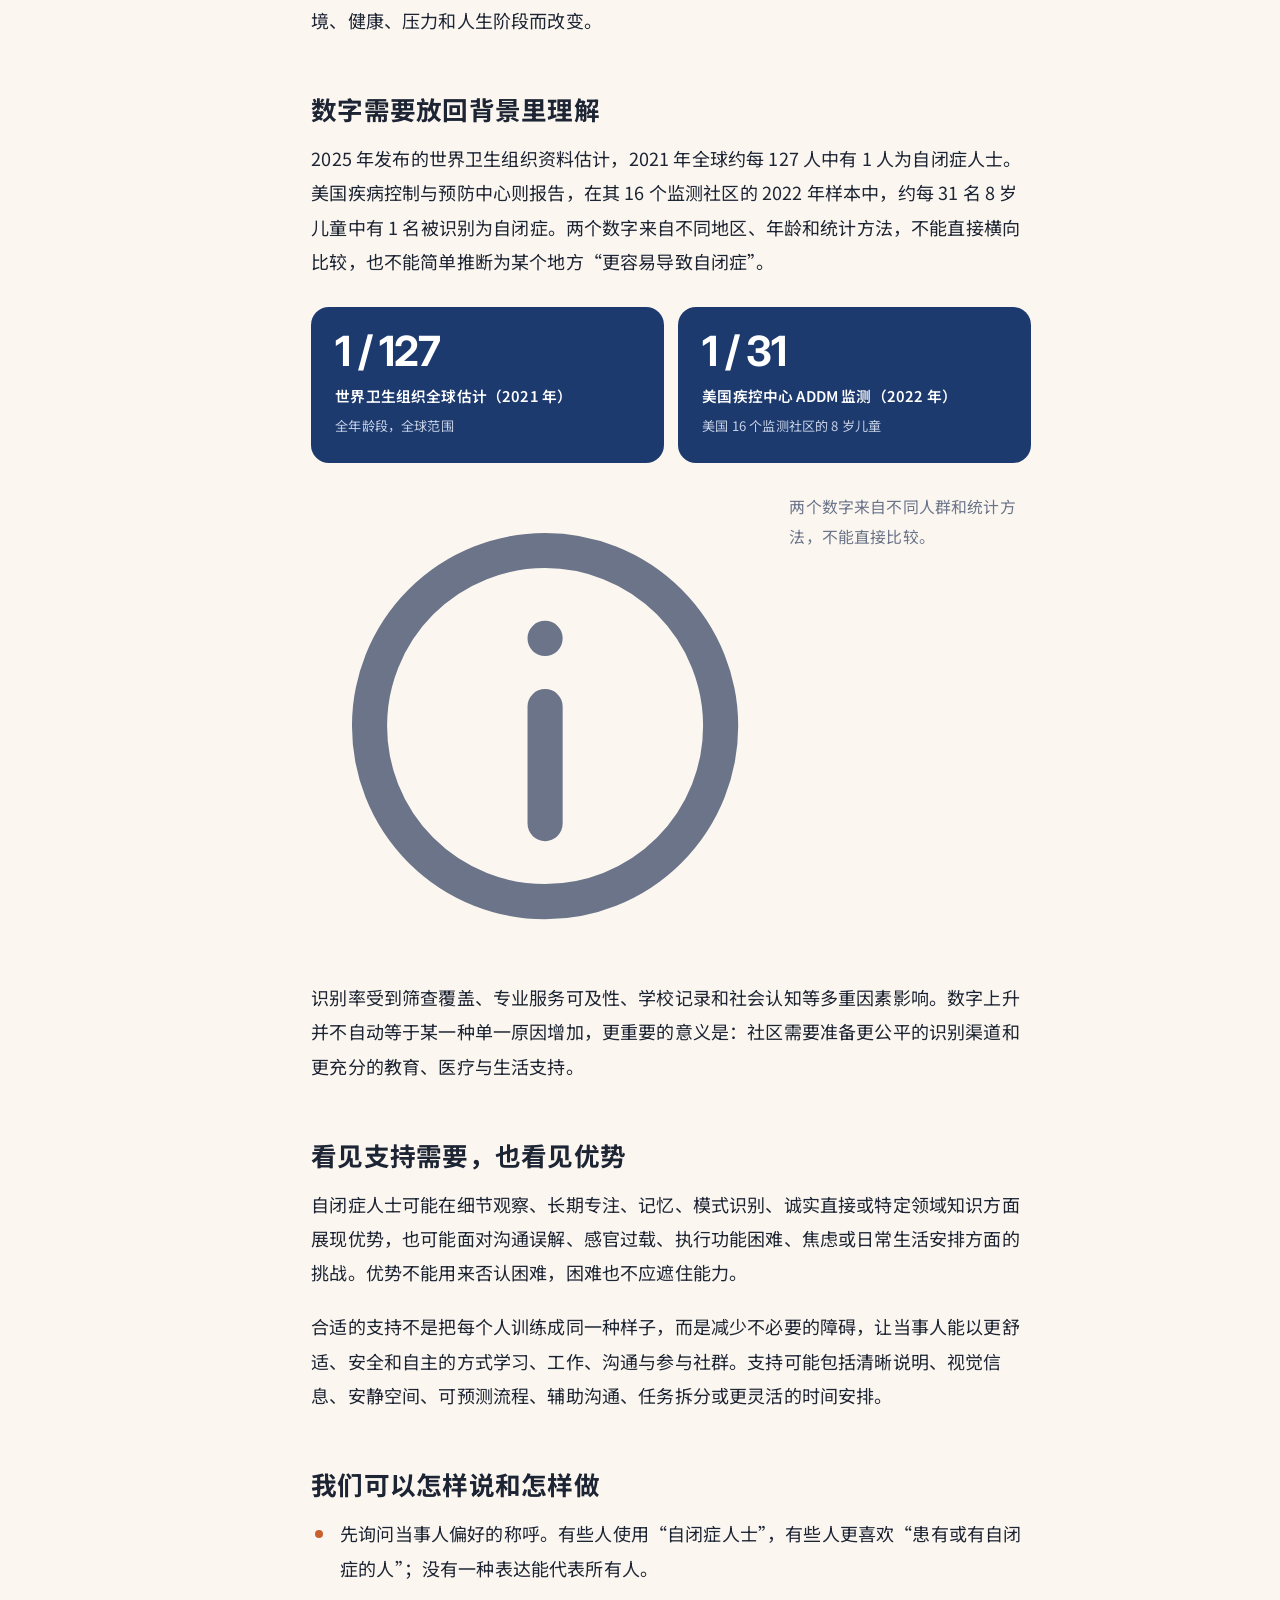
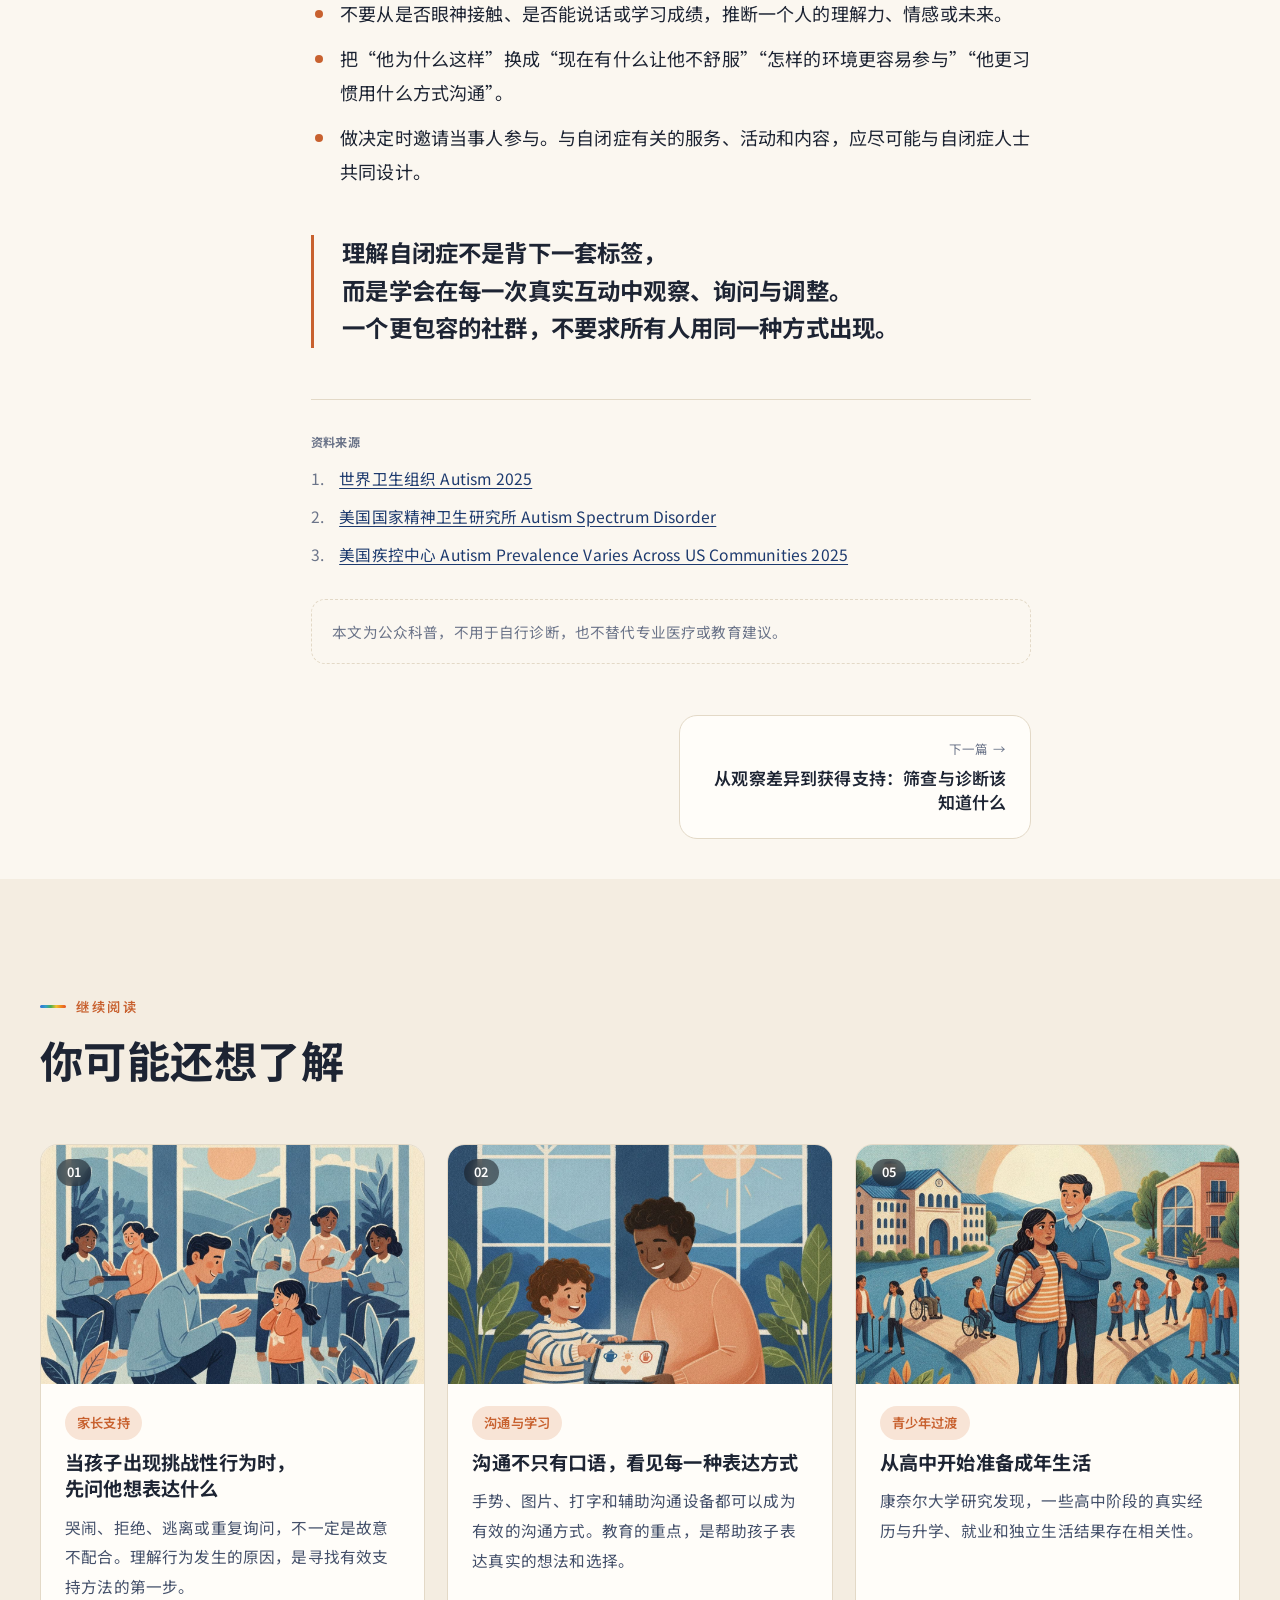
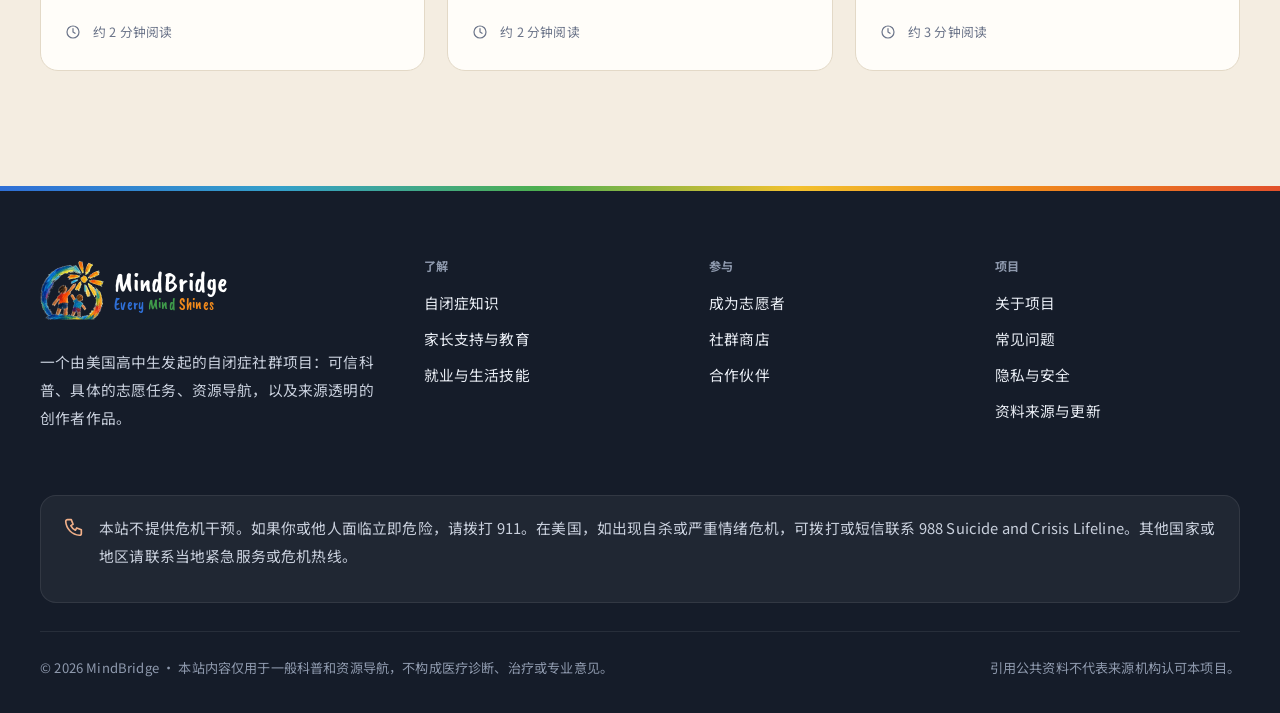
<file: article.html>
<!doctype html>
<html lang="zh-CN" data-lang="zh" class="no-js">
<head>
<meta charset="utf-8">
<meta name="viewport" content="width=device-width, initial-scale=1">
<title>文章 · MindBridge</title>
<meta name="mb-title-zh" content="文章 · MindBridge">
<meta name="mb-title-en" content="Article · MindBridge">
<meta name="description" content="MindBridge 是一个由美国高中生发起的自闭症社群项目：可信科普、志愿参与、教育与就业资源。An autism community project: trustworthy information, volunteering, education and employment resources.">
<link rel="icon" type="image/png" href="assets/favicon.png">
<link rel="apple-touch-icon" href="assets/apple-touch-icon.png">
<link rel="preconnect" href="https://fonts.googleapis.com">
<link rel="preconnect" href="https://fonts.gstatic.com" crossorigin>
<link rel="stylesheet" href="https://fonts.googleapis.com/css2?family=Fraunces:ital,opsz,wght@0,9..144,400..700;1,9..144,400..600&family=Caveat+Brush&family=Inter:wght@400;500;600;700&family=Noto+Sans+SC:wght@400;500;700&display=swap">
<link rel="stylesheet" href="css/site.css?v=4">
<script>(function(){var d=document.documentElement;try{var q=new URLSearchParams(location.search).get("lang"),s=localStorage.getItem("mb-lang");d.dataset.lang=q||s||"zh";d.lang=d.dataset.lang==="en"?"en":"zh-CN";d.dataset.size=localStorage.getItem("mb-size")||"m";d.dataset.calm=localStorage.getItem("mb-calm")||"off";var t=localStorage.getItem("mb-theme");if(t&&t!=="auto")d.dataset.theme=t;}catch(e){d.dataset.lang="zh";}})();</script>
</head>
<body>
<header id="site-header"></header>
<main id="main"><div id="article"></div></main>
<footer id="site-footer"></footer>
<script src="data/articles-knowledge.js?v=4"></script>
<script src="data/articles-parents.js?v=4"></script>
<script src="data/articles-news.js?v=4"></script>
<script src="js/site.js?v=4"></script>
<script src="js/reader.js?v=4"></script>
</body>
</html>
</file>
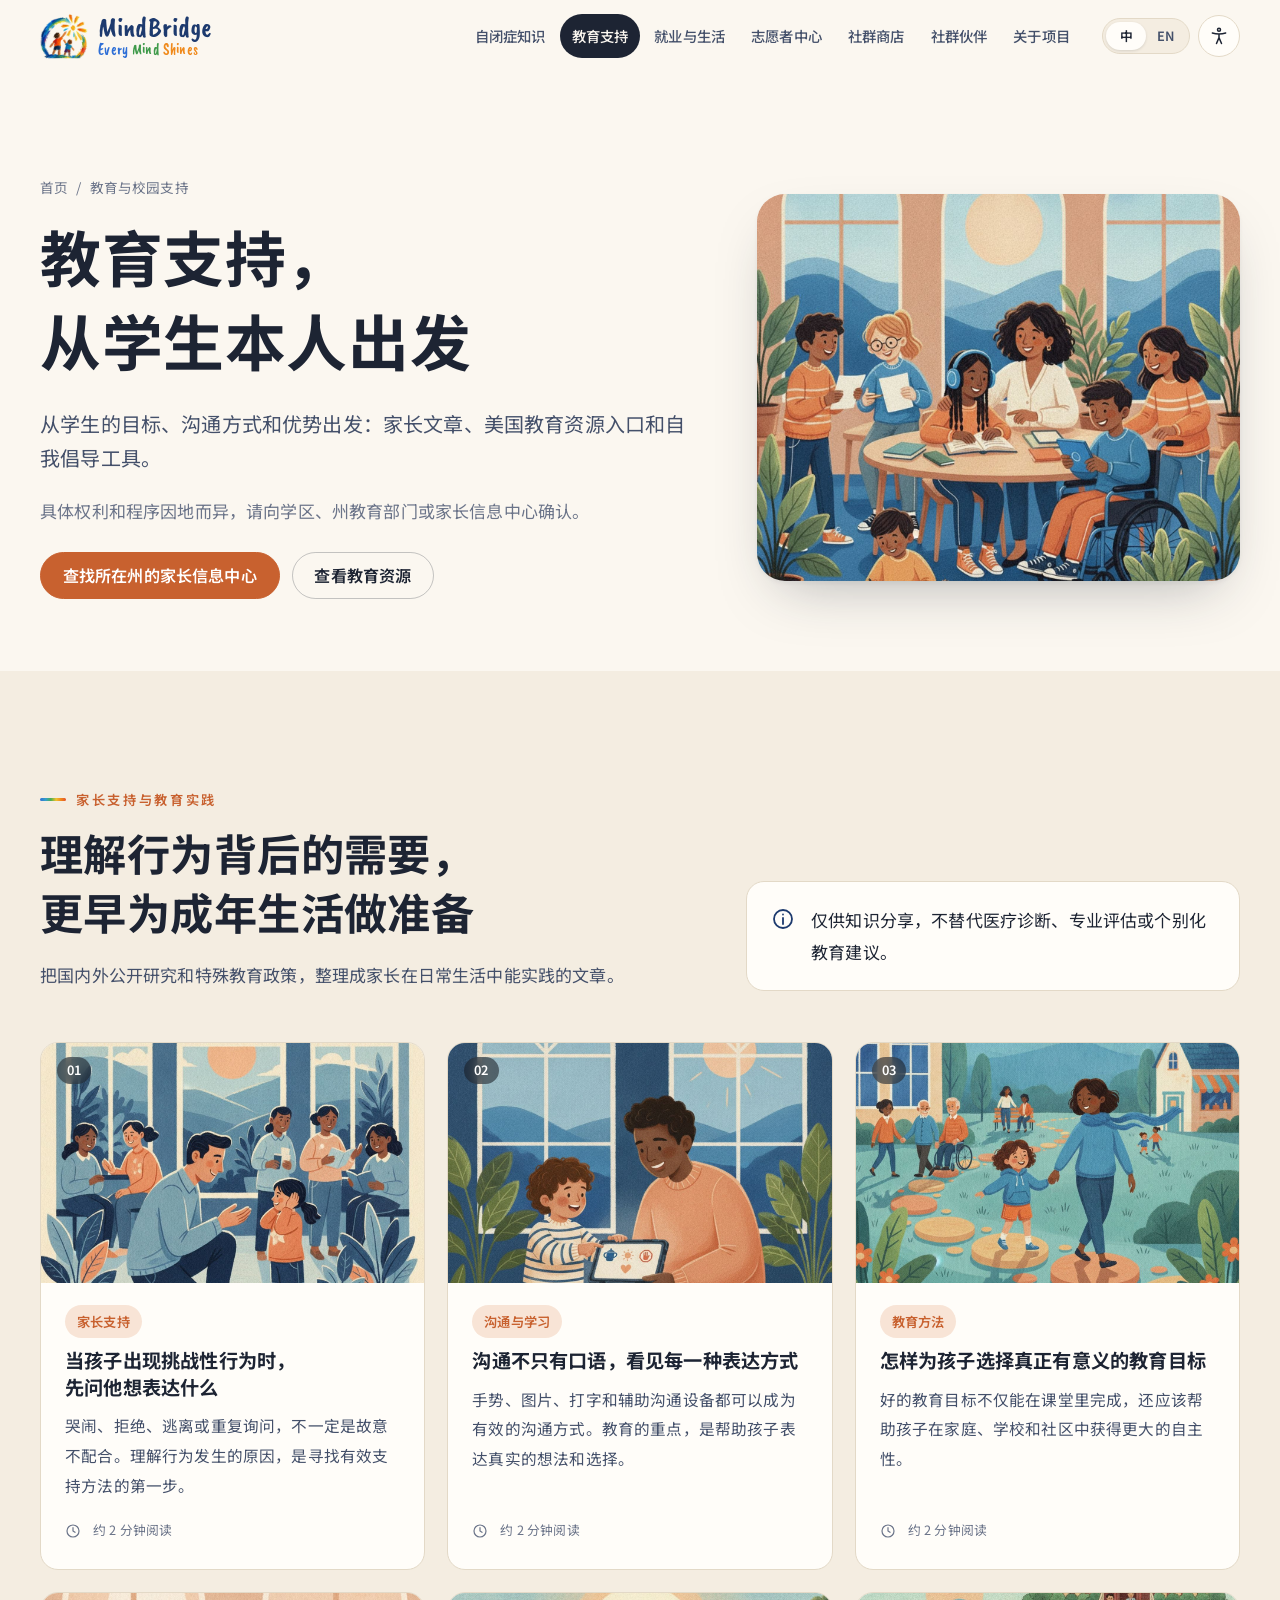
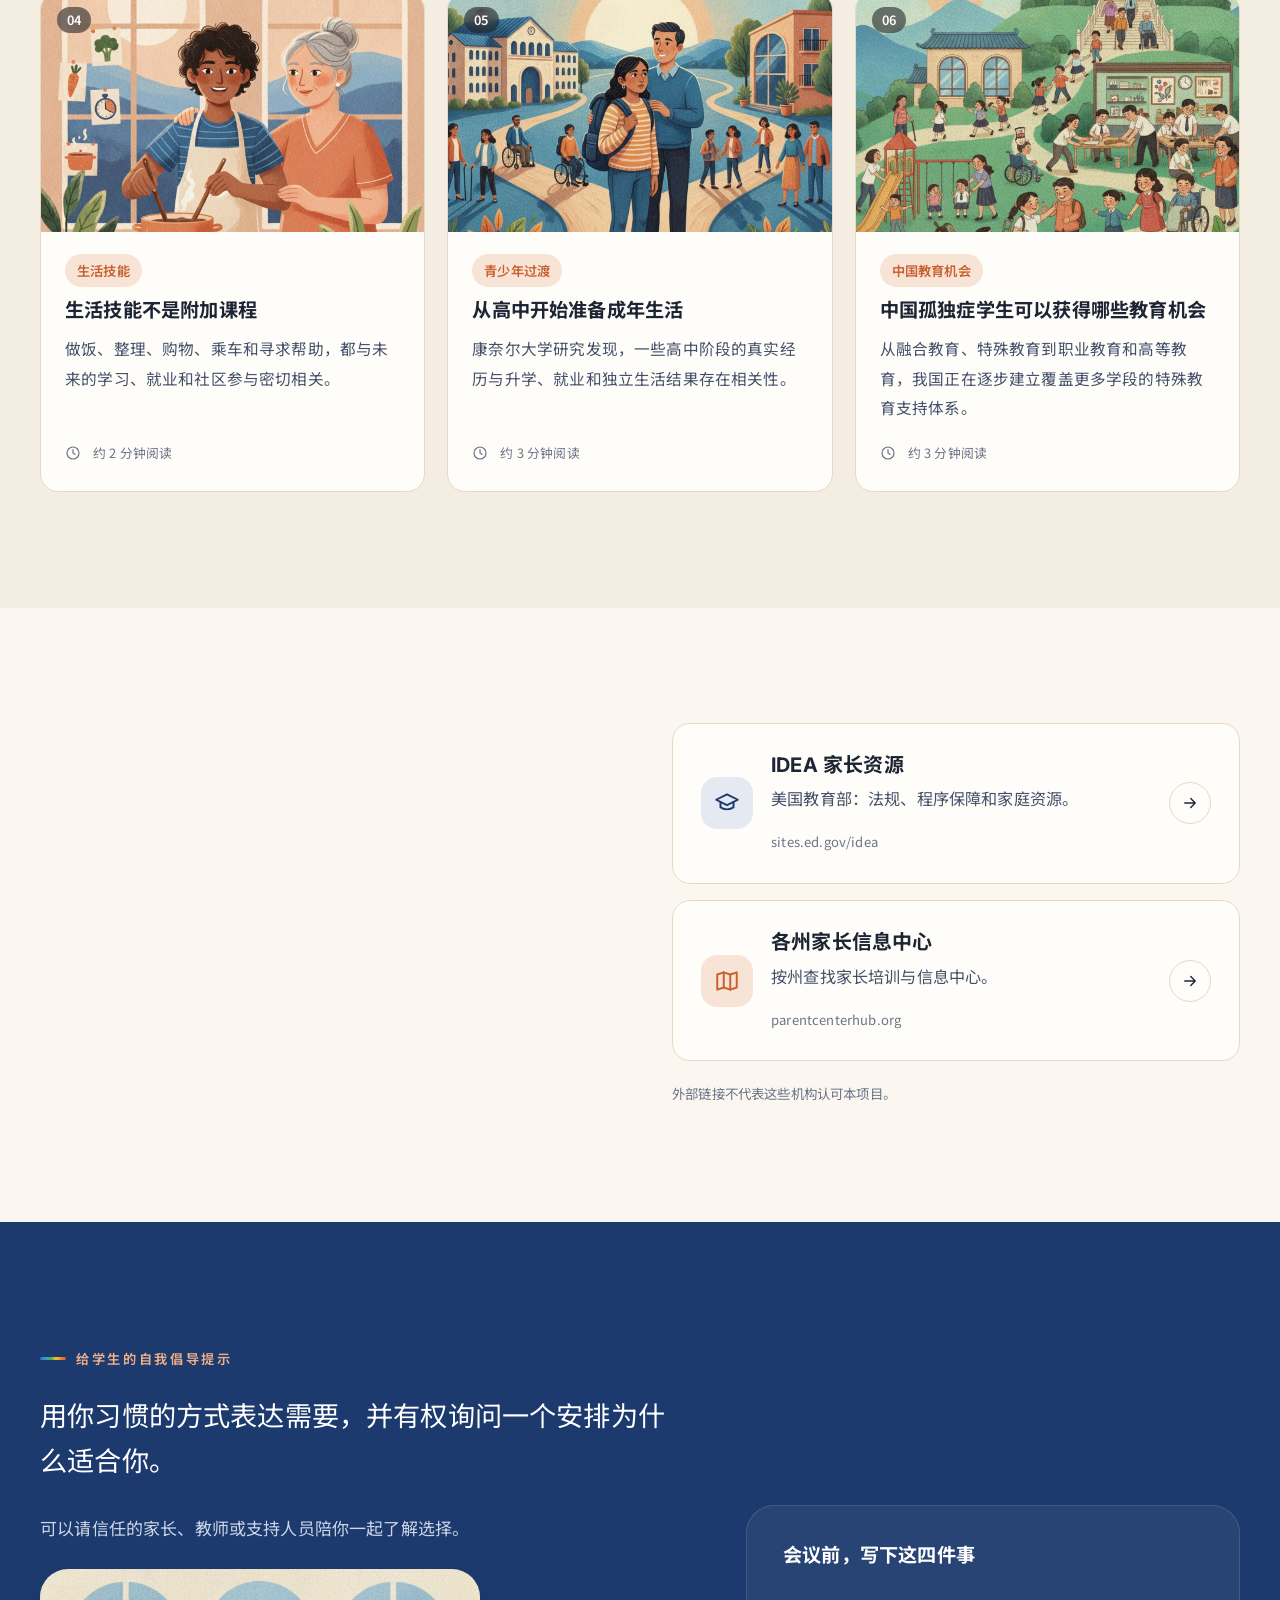
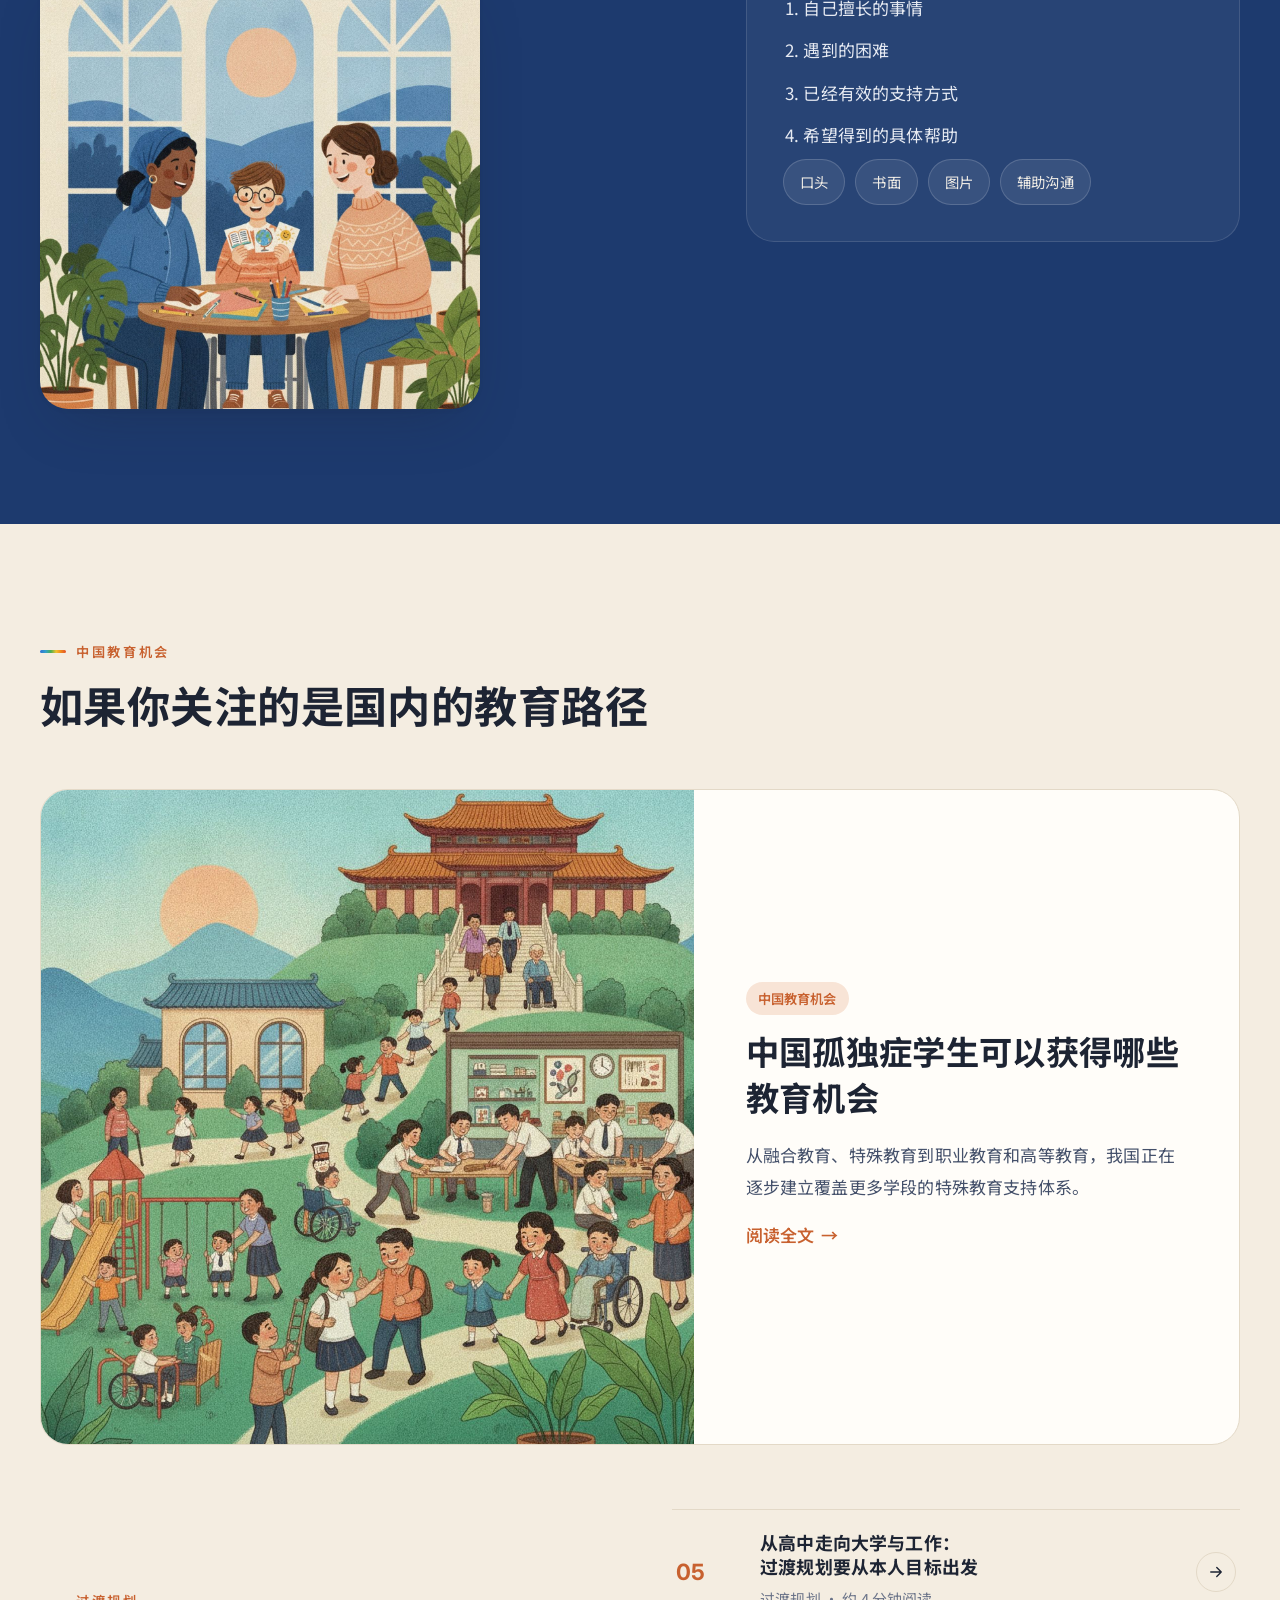
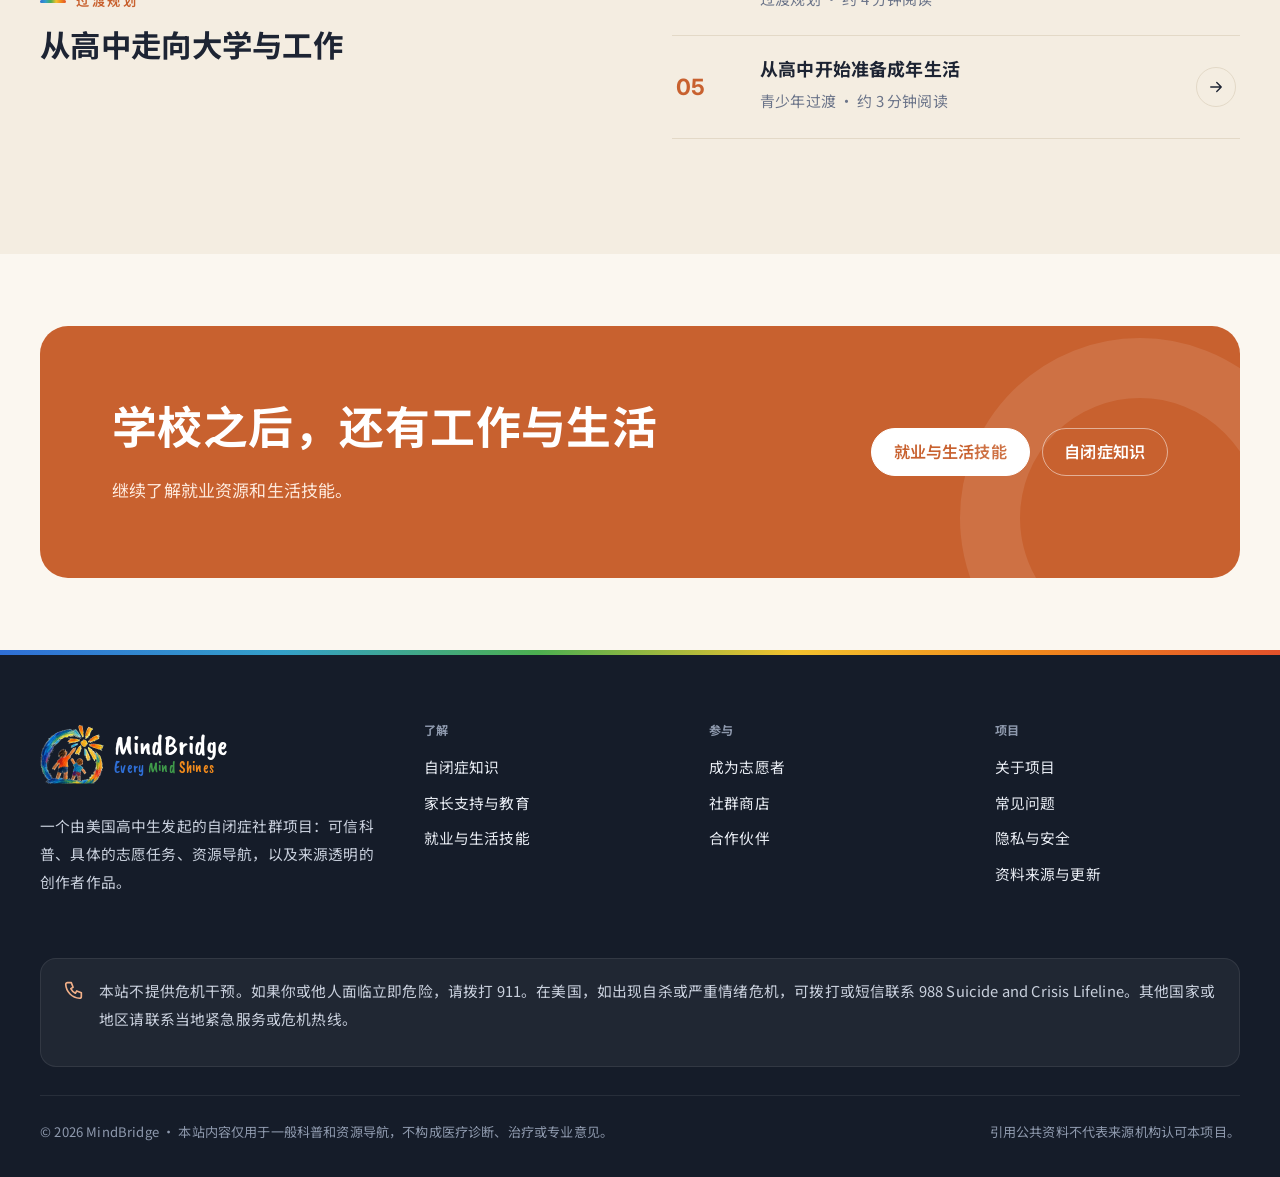
<file: education.html>
<!doctype html>
<html lang="zh-CN" data-lang="zh" class="no-js">
<head>
<meta charset="utf-8">
<meta name="viewport" content="width=device-width, initial-scale=1">
<title>教育与校园支持 · MindBridge</title>
<meta name="mb-title-zh" content="教育与校园支持 · MindBridge">
<meta name="mb-title-en" content="Education &amp; School Support · MindBridge">
<meta name="description" content="教育与校园支持：家长支持与教育实践系列文章、美国特殊教育资源入口（IDEA、各州家长信息中心）、学生自我倡导提示。Education and school support: the parent practice series, U.S. special-education resources and self-advocacy tips for students.">
<link rel="icon" type="image/png" href="assets/favicon.png">
<link rel="apple-touch-icon" href="assets/apple-touch-icon.png">
<link rel="preconnect" href="https://fonts.googleapis.com">
<link rel="preconnect" href="https://fonts.gstatic.com" crossorigin>
<link rel="stylesheet" href="https://fonts.googleapis.com/css2?family=Fraunces:ital,opsz,wght@0,9..144,400..700;1,9..144,400..600&family=Caveat+Brush&family=Inter:wght@400;500;600;700&family=Noto+Sans+SC:wght@400;500;700&display=swap">
<link rel="stylesheet" href="css/site.css?v=4">
<script>(function(){var d=document.documentElement;try{var q=new URLSearchParams(location.search).get("lang"),s=localStorage.getItem("mb-lang");d.dataset.lang=q||s||"zh";d.lang=d.dataset.lang==="en"?"en":"zh-CN";d.dataset.size=localStorage.getItem("mb-size")||"m";d.dataset.calm=localStorage.getItem("mb-calm")||"off";var t=localStorage.getItem("mb-theme");if(t&&t!=="auto")d.dataset.theme=t;}catch(e){d.dataset.lang="zh";}})();</script>
<style>
  main section[id] { scroll-margin-top: 90px; }
  .chip svg { width: 14px; height: 14px; }
  a.card.res-link { display: grid; grid-template-columns: auto 1fr auto; gap: 18px; align-items: center; text-decoration: none; }
  .res-link .card-icon { margin: 0; }
  .res-link h3 { margin-bottom: 4px; }
  .res-link small { display: block; color: var(--ink-3); font-size: .82rem; }
  .res-link .go { width: 42px; height: 42px; border-radius: 50%; border: 1px solid var(--line); display: grid; place-items: center; transition: background .2s, color .2s; }
  .res-link .go svg { width: 18px; height: 18px; }
  .res-link:hover .go { background: var(--ink); color: var(--paper); border-color: var(--ink); }
  .advocacy p.big { font-family: var(--display); font-size: clamp(1.25rem, 2.3vw, 1.7rem); line-height: 1.65; color: #fff; }
  .advocacy .ways { display: flex; flex-wrap: wrap; gap: 10px; margin-top: 8px; }
  .advocacy .ways span.w { padding: 8px 16px; border-radius: 999px; background: rgba(255,255,255,.08); border: 1px solid rgba(255,255,255,.16); font-size: .9rem; color: #f3efe7; }
  .series-intro p { color: var(--ink-2); }
  @media (max-width: 760px) { a.card.res-link { grid-template-columns: auto 1fr; } .res-link .go { display: none; } }
</style>
</head>
<body>
<header id="site-header"></header>

<main id="main">

  <!-- ============ HERO ============ -->
  <section class="page-hero">
    <div class="wrap page-hero-grid">
      <div class="reveal">
        <nav class="crumbs" aria-label="Breadcrumb"><a href="index.html"><span lang="zh-CN">首页</span><span lang="en">Home</span></a><span aria-hidden="true">/</span><span><span lang="zh-CN">教育与校园支持</span><span lang="en">Education &amp; school support</span></span></nav>
        <h1><span lang="zh-CN">教育支持，从学生本人出发</span><span lang="en">Education support starts with the student</span></h1>
        <p class="lede"><span lang="zh-CN">从学生的目标、沟通方式和优势出发：家长文章、美国教育资源入口和自我倡导工具。</span><span lang="en">Starting from the student's goals, communication and strengths: parent articles, U.S. education resources and self-advocacy tools.</span></p>
        <p class="muted" style="max-width:38em"><span lang="zh-CN">具体权利和程序因地而异，请向学区、州教育部门或家长信息中心确认。</span><span lang="en">Rights and processes vary — confirm details with your school district, state education department or Parent Center.</span></p>
        <div class="btn-row mt-2">
          <a class="btn btn-terra" href="https://www.parentcenterhub.org/find-your-center/"><span lang="zh-CN">查找所在州的家长信息中心</span><span lang="en">Find your state's Parent Center</span></a>
          <a class="btn btn-ghost" href="#resources"><span lang="zh-CN">查看教育资源</span><span lang="en">See education resources</span></a>
        </div>
      </div>
      <div class="page-hero-art reveal"><img src="assets/edu.jpg" data-alt-zh="蓝橙色插画：明亮的拱窗教室里，一位老师和不同背景的孩子围坐圆桌阅读、写字，有的戴着降噪耳机，有的坐轮椅使用平板。" data-alt-en="Blue and orange illustration: in a bright classroom with arched windows, a teacher and children of different backgrounds read and write around a round table — one wears noise-cancelling headphones, another uses a tablet from a wheelchair." alt=""></div>
    </div>
  </section>

  <!-- ============ PARENT SERIES ============ -->
  <section class="section bg-2" id="parents">
    <div class="wrap">
      <div class="split wide-left reveal" style="align-items:end;margin-bottom:clamp(32px,4vw,52px)">
        <div class="section-head" style="margin:0">
          <span class="eyebrow"><span lang="zh-CN">家长支持与教育实践</span><span lang="en">Parent Support &amp; Practice</span></span>
          <h2><span lang="zh-CN">理解行为背后的需要，更早为成年生活做准备</span><span lang="en">Understand the need behind the behaviour — and plan early for adult life</span></h2>
          <div class="series-intro">
            <p lang="zh-CN" style="margin:0">把国内外公开研究和特殊教育政策，整理成家长在日常生活中能实践的文章。</p>
            <p lang="en" style="margin:0">Public research and special-education policy, turned into articles families can put into practice every day.</p>
          </div>
        </div>
        <div class="note-box" style="background:var(--card);border:1px solid var(--line)">
          <svg viewBox="0 0 24 24" fill="none" stroke="currentColor" stroke-width="1.8" stroke-linecap="round" aria-hidden="true"><circle cx="12" cy="12" r="9"/><path d="M12 11v6M12 7.5v.01"/></svg>
          <p><span lang="zh-CN">仅供知识分享，不替代医疗诊断、专业评估或个别化教育建议。</span><span lang="en">For general knowledge only — not a substitute for medical diagnosis, professional assessment or individualized educational advice.</span></p>
        </div>
      </div>
      <div class="grid grid-3" data-articles="parents"></div>
    </div>
  </section>

  <!-- ============ US RESOURCES ============ -->
  <section class="section" id="resources">
    <div class="wrap split" style="align-items:center">
      <div class="reveal">
        <span class="eyebrow"><span lang="zh-CN">美国特殊教育资源</span><span lang="en">U.S. special education resources</span></span>
        <h2 class="mt-1" style="font-size:clamp(1.8rem,3.6vw,2.6rem)"><span lang="zh-CN">先找到对的入口</span><span lang="en">Start at the right front door</span></h2>
        <p class="lede mt-2" style="font-size:1.05em"><span lang="zh-CN">联邦法律IDEA（Individuals with Disabilities Education Act）保障残障学生的教育权利；各州的家长信息中心可帮助家庭了解选择与权利。</span><span lang="en">The federal IDEA (Individuals with Disabilities Education Act) protects students' education rights; each state's Parent Center helps families understand their options and rights.</span></p>
        <p class="muted"><span lang="zh-CN">我们无法保证资格，也不替代学校评估、法律咨询或正式申诉程序。</span><span lang="en">We can't promise eligibility or replace a school evaluation, legal advice or a formal complaint process.</span></p>
      </div>
      <div class="grid reveal" style="gap:16px">
        <a class="card res-link" href="https://sites.ed.gov/idea/">
          <span class="card-icon" data-icon="school"></span>
          <div>
            <h3><span lang="zh-CN">IDEA 家长资源</span><span lang="en">IDEA for parents &amp; families</span></h3>
            <p><span lang="zh-CN">美国教育部：法规、程序保障和家庭资源。</span><span lang="en">U.S. Dept. of Education: law, safeguards, family resources.</span></p>
            <small>sites.ed.gov/idea</small>
          </div>
          <span class="go" data-icon="arrow"></span>
        </a>
        <a class="card res-link" href="https://www.parentcenterhub.org/find-your-center/">
          <span class="card-icon terra" data-icon="map"></span>
          <div>
            <h3><span lang="zh-CN">各州家长信息中心</span><span lang="en">Find your Parent Center</span></h3>
            <p><span lang="zh-CN">按州查找家长培训与信息中心。</span><span lang="en">Find your state's Parent Training and Information Center.</span></p>
            <small>parentcenterhub.org</small>
          </div>
          <span class="go" data-icon="arrow"></span>
        </a>
        <p class="muted" style="font-size:.84rem;margin:4px 0 0"><span lang="zh-CN">外部链接不代表这些机构认可本项目。</span><span lang="en">External links don't imply these organisations endorse MindBridge.</span></p>
      </div>
    </div>
  </section>

  <!-- ============ SELF-ADVOCACY ============ -->
  <section class="section bg-ink advocacy" id="self-advocacy">
    <div class="wrap split wide-left" style="align-items:center">
      <div class="reveal">
        <span class="eyebrow"><span lang="zh-CN">给学生的自我倡导提示</span><span lang="en">For students: speaking up for yourself</span></span>
        <p class="big mt-2"><span lang="zh-CN">用你习惯的方式表达需要，并有权询问一个安排为什么适合你。</span><span lang="en">Share your needs your way — and ask why an arrangement is right for you.</span></p>
        <p style="color:#cdd6e6"><span lang="zh-CN">可以请信任的家长、教师或支持人员陪你一起了解选择。</span><span lang="en">A trusted parent, teacher or support person can help you weigh your options.</span></p>
        <div class="page-hero-art mt-2" style="aspect-ratio:1/1;max-width:440px"><img src="assets/edu2.jpg" loading="lazy" data-alt-zh="蓝橙色插画：一个戴眼镜的孩子举起画有书本、地球和太阳的图片卡，与两位成人围坐圆桌交流。" data-alt-en="Blue and orange illustration: a child in glasses holds up picture cards showing a book, a globe and a sun while talking with two adults at a round table." alt=""></div>
      </div>
      <div class="reveal" style="background:rgba(255,255,255,.05);border:1px solid rgba(255,255,255,.12);border-radius:var(--radius-lg);padding:clamp(24px,4vw,36px)">
        <h3 style="font-size:1.2rem"><span lang="zh-CN">会议前，写下这四件事</span><span lang="en">Before a meeting, jot down four things</span></h3>
        <ol class="mt-2" style="padding-left:1.2em;margin-bottom:0;display:grid;gap:10px;color:#e6eaf2">
          <li><span lang="zh-CN">自己擅长的事情</span><span lang="en">What I'm good at</span></li>
          <li><span lang="zh-CN">遇到的困难</span><span lang="en">What's hard for me</span></li>
          <li><span lang="zh-CN">已经有效的支持方式</span><span lang="en">Support that already works</span></li>
          <li><span lang="zh-CN">希望得到的具体帮助</span><span lang="en">The specific help I'd like</span></li>
        </ol>
        <div class="ways mt-2" aria-label="Ways to communicate">
          <span class="w"><span lang="zh-CN">口头</span><span lang="en">Speaking</span></span>
          <span class="w"><span lang="zh-CN">书面</span><span lang="en">Writing</span></span>
          <span class="w"><span lang="zh-CN">图片</span><span lang="en">Pictures</span></span>
          <span class="w"><span lang="zh-CN">辅助沟通</span><span lang="en">AAC</span></span>
        </div>
      </div>
    </div>
  </section>

  <!-- ============ CHINA + TRANSITION ============ -->
  <section class="section bg-2" id="china">
    <div class="wrap">
      <div class="section-head reveal">
        <span class="eyebrow"><span lang="zh-CN">中国教育机会</span><span lang="en">Education in China</span></span>
        <h2><span lang="zh-CN">如果你关注的是国内的教育路径</span><span lang="en">If you're looking at education pathways in China</span></h2>
      </div>
      <div data-articles="parents" data-ids="p06" data-view="feature"></div>

      <div class="split mt-4" style="align-items:center">
        <div class="reveal">
          <span class="eyebrow"><span lang="zh-CN">过渡规划</span><span lang="en">Transition planning</span></span>
          <h3 class="mt-1" style="font-size:clamp(1.4rem,2.6vw,1.9rem)"><span lang="zh-CN">从高中走向大学与工作</span><span lang="en">From high school to college and work</span></h3>
                  </div>
        <div class="index-list reveal" data-articles="knowledge" data-ids="k05,p05" data-view="row"></div>
      </div>
    </div>
  </section>

  <!-- ============ CTA ============ -->
  <section class="section-tight">
    <div class="wrap">
      <div class="cta-band reveal">
        <div>
          <h2><span lang="zh-CN">学校之后，还有工作与生活</span><span lang="en">After school comes work and life</span></h2>
          <p><span lang="zh-CN">继续了解就业资源和生活技能。</span><span lang="en">Explore employment resources and life skills.</span></p>
        </div>
        <div class="btn-row" style="justify-content:flex-end">
          <a class="btn" href="employment.html"><span lang="zh-CN">就业与生活技能</span><span lang="en">Work &amp; life skills</span></a>
          <a class="btn btn-ghost" href="knowledge.html"><span lang="zh-CN">自闭症知识</span><span lang="en">Understanding autism</span></a>
        </div>
      </div>
    </div>
  </section>

</main>

<footer id="site-footer"></footer>

<script src="data/articles-knowledge.js?v=4"></script>
<script src="data/articles-parents.js?v=4"></script>
<script src="data/articles-news.js?v=4"></script>
<script src="js/site.js?v=4"></script>
</body>
</html>
</file>
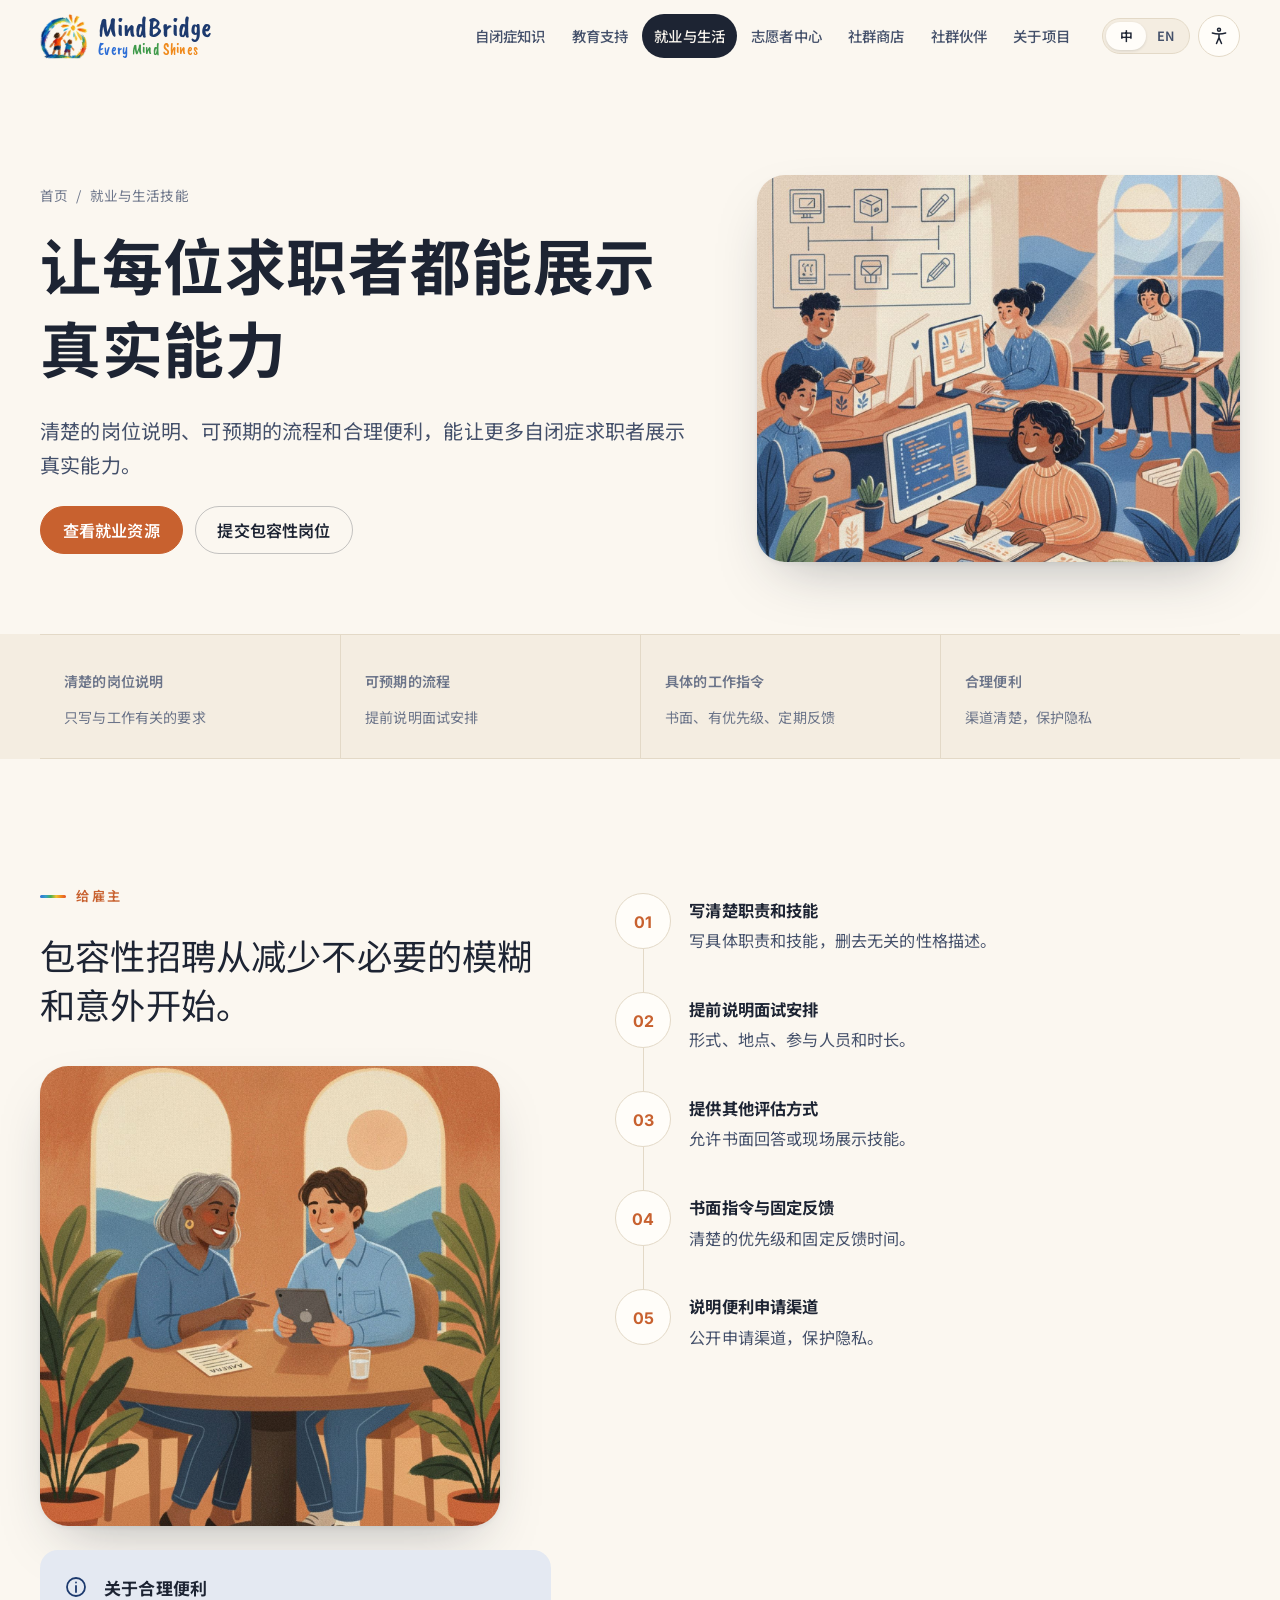
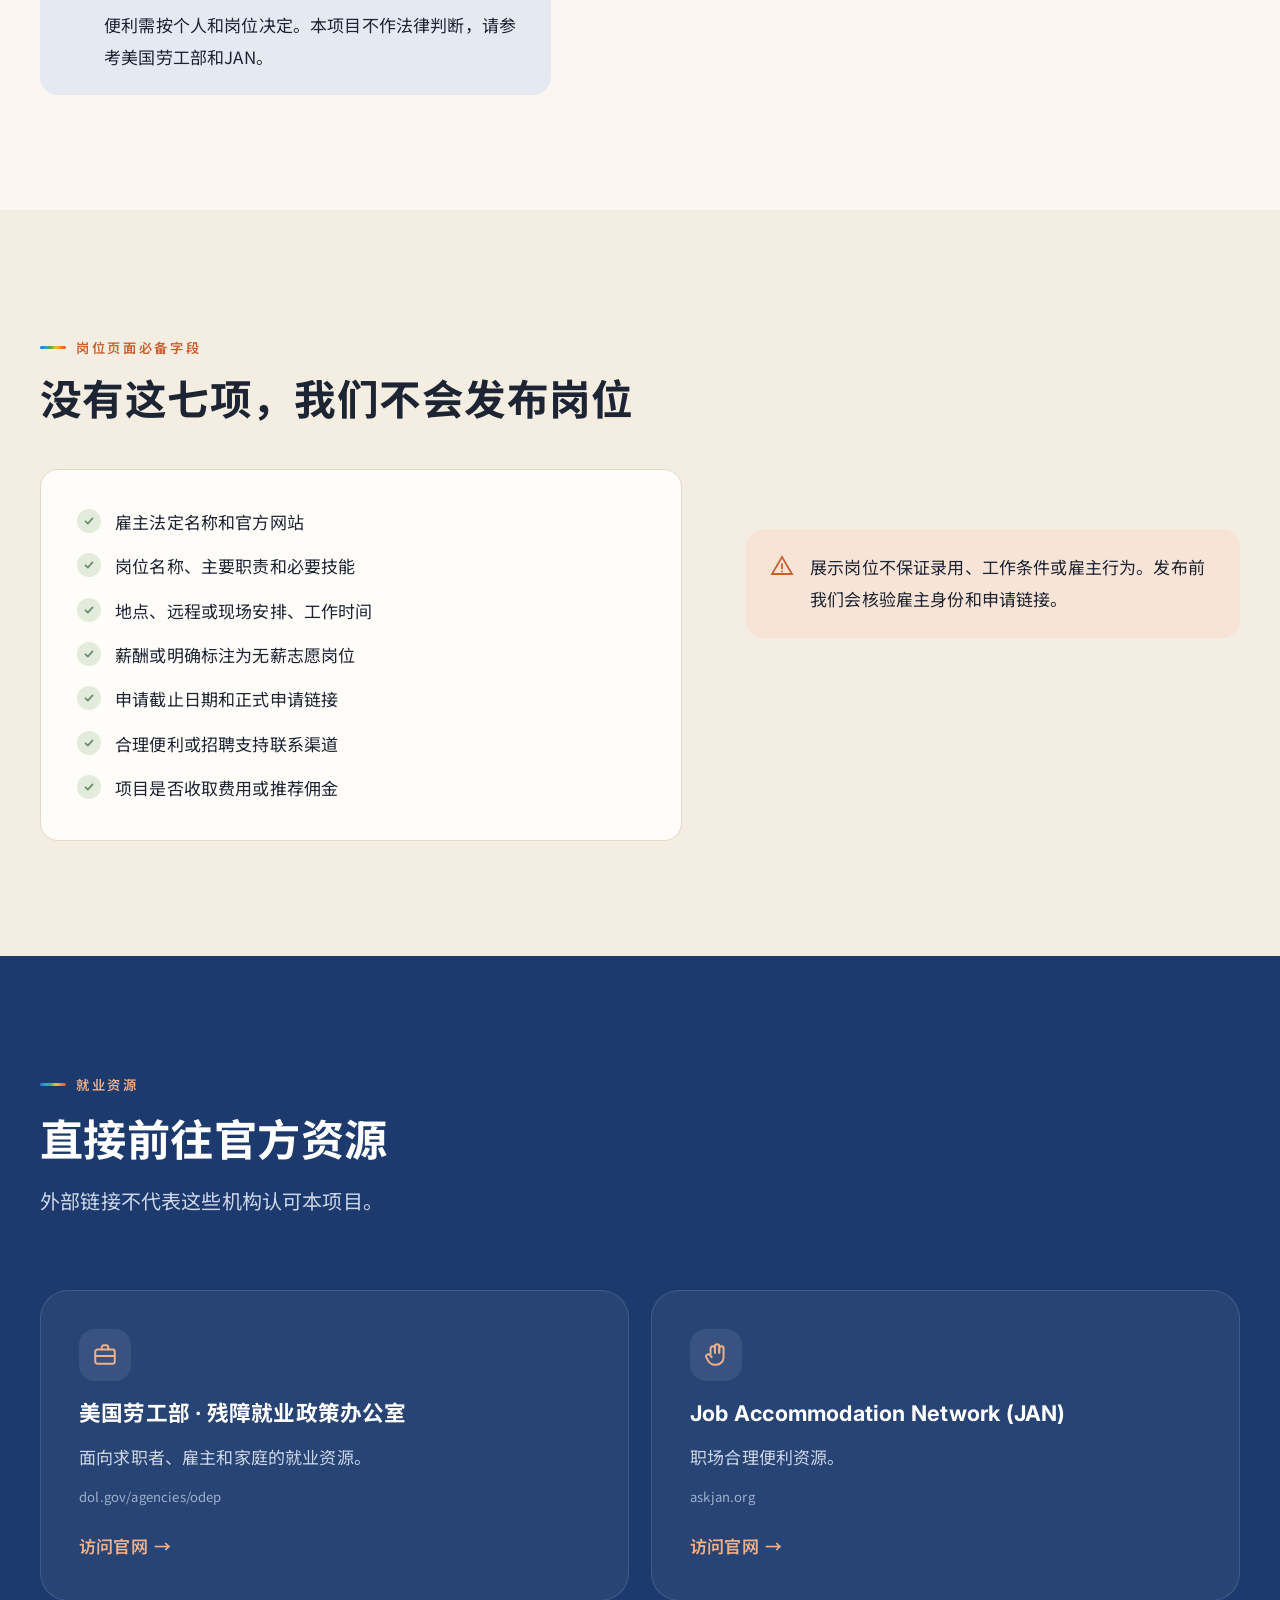
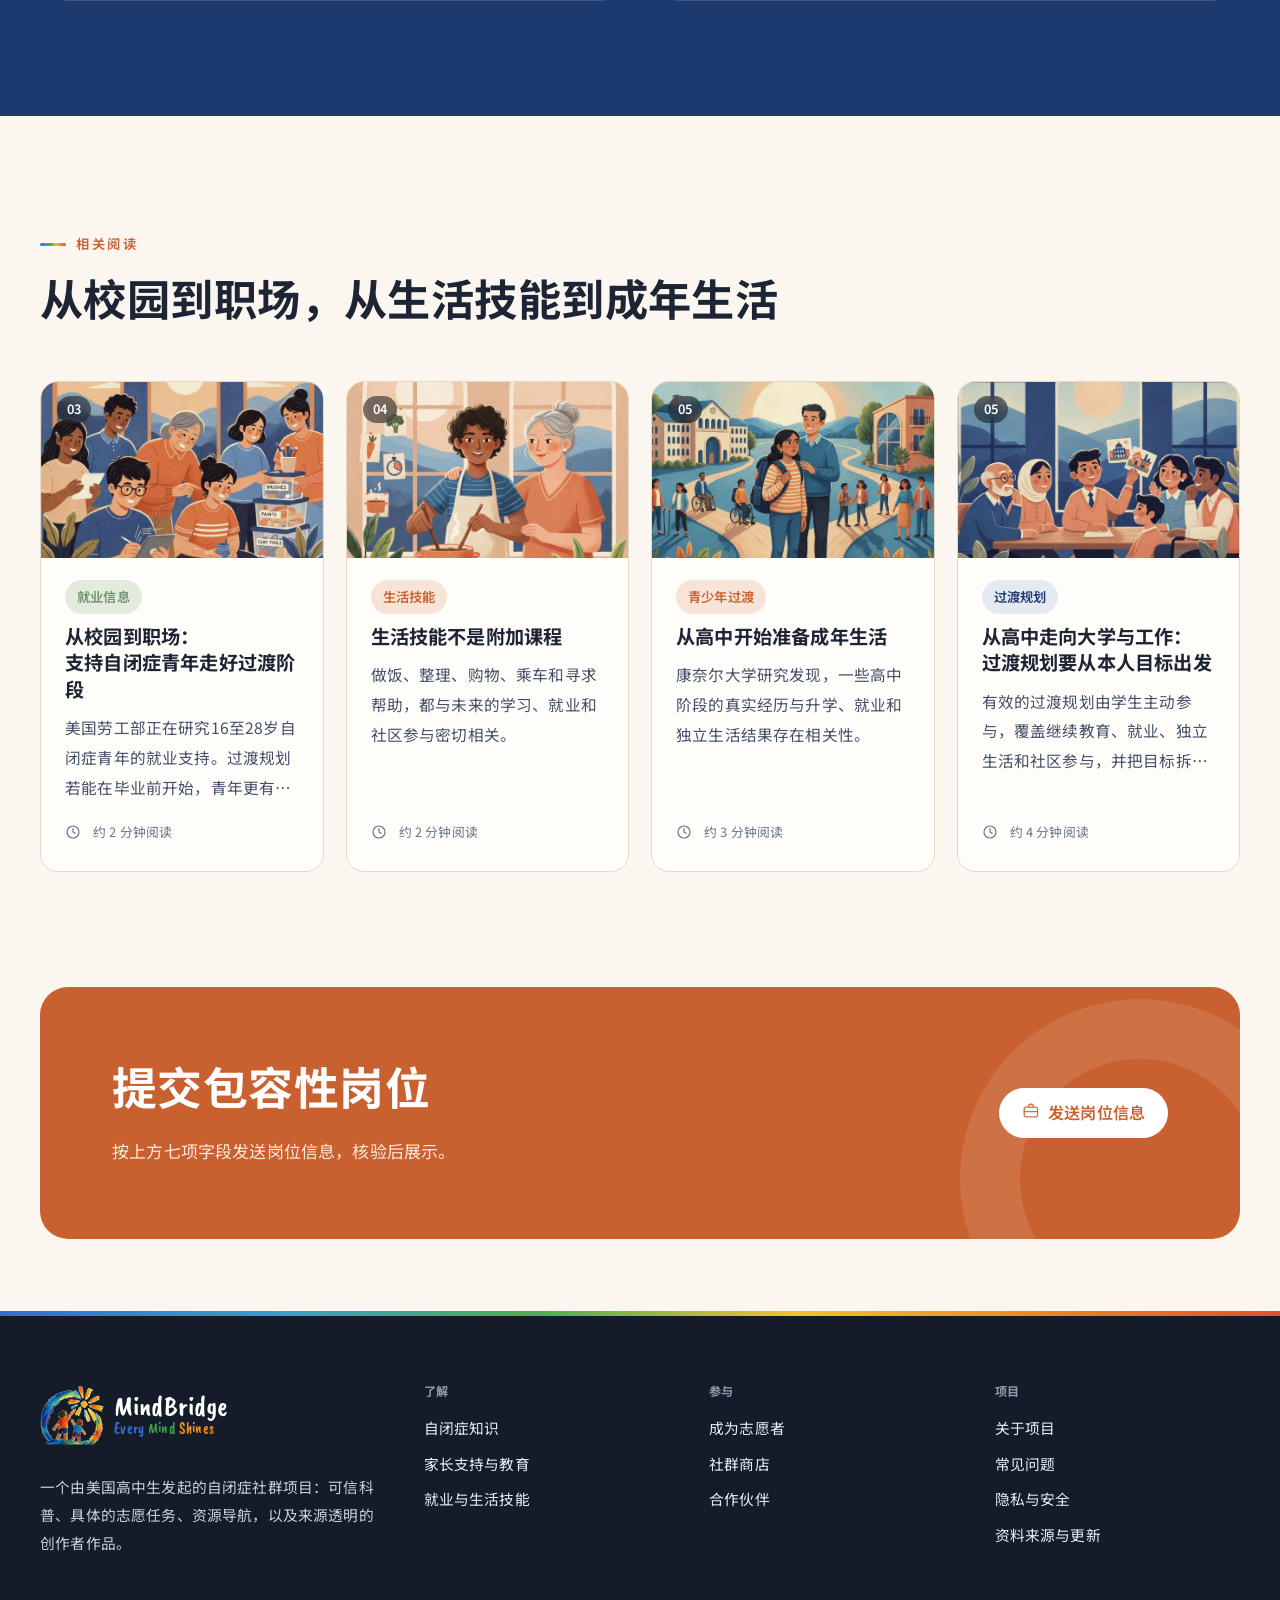
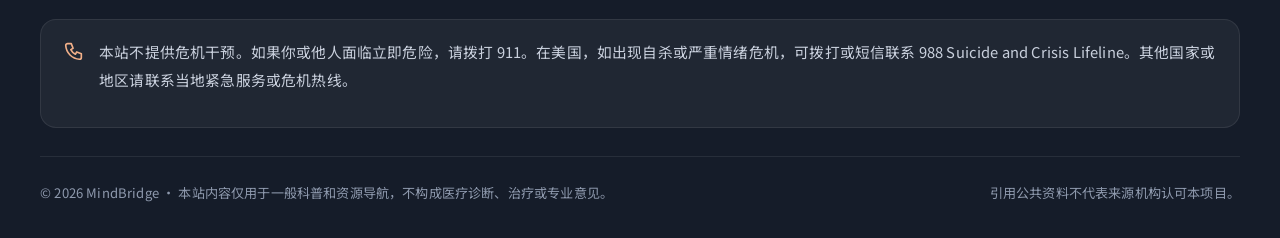
<file: employment.html>
<!doctype html>
<html lang="zh-CN" data-lang="zh" class="no-js">
<head>
<meta charset="utf-8">
<meta name="viewport" content="width=device-width, initial-scale=1">
<title>就业与生活技能 · MindBridge</title>
<meta name="mb-title-zh" content="就业与生活技能 · MindBridge">
<meta name="mb-title-en" content="Work &amp; Life Skills · MindBridge">
<meta name="description" content="就业与生活技能：包容性招聘做法、合理便利、岗位发布必备字段，以及美国劳工部和 Job Accommodation Network 资源。Work and life skills: inclusive hiring practices, accommodations, job-post requirements and official employment resources.">
<link rel="icon" type="image/png" href="assets/favicon.png">
<link rel="apple-touch-icon" href="assets/apple-touch-icon.png">
<link rel="preconnect" href="https://fonts.googleapis.com">
<link rel="preconnect" href="https://fonts.gstatic.com" crossorigin>
<link rel="stylesheet" href="https://fonts.googleapis.com/css2?family=Fraunces:ital,opsz,wght@0,9..144,400..700;1,9..144,400..600&family=Caveat+Brush&family=Inter:wght@400;500;600;700&family=Noto+Sans+SC:wght@400;500;700&display=swap">
<link rel="stylesheet" href="css/site.css?v=4">
<script>(function(){var d=document.documentElement;try{var q=new URLSearchParams(location.search).get("lang"),s=localStorage.getItem("mb-lang");d.dataset.lang=q||s||"zh";d.lang=d.dataset.lang==="en"?"en":"zh-CN";d.dataset.size=localStorage.getItem("mb-size")||"m";d.dataset.calm=localStorage.getItem("mb-calm")||"off";var t=localStorage.getItem("mb-theme");if(t&&t!=="auto")d.dataset.theme=t;}catch(e){d.dataset.lang="zh";}})();</script>
<style>
  main section[id] { scroll-margin-top: 90px; }
  .res-tile { display: flex; flex-direction: column; gap: 12px; padding: clamp(26px, 4vw, 38px); border-radius: var(--radius-lg); background: rgba(255,255,255,.05); border: 1px solid rgba(255,255,255,.12); text-decoration: none; color: inherit; transition: background .25s, transform .3s var(--ease); }
  .res-tile:hover { background: rgba(255,255,255,.09); transform: translateY(-3px); }
  .res-tile .card-icon { background: rgba(255,255,255,.08); color: #f2b089; margin-bottom: 6px; }
  .res-tile h3 { font-size: 1.35rem; }
  .res-tile p { color: #cdd6e6; margin: 0; }
  .res-tile small { color: #9fb0cc; font-size: .82rem; }
  .res-tile .link-arrow { color: #f2b089; margin-top: auto; padding-top: 8px; }
  .principle { font-family: var(--display); font-size: clamp(1.5rem, 3vw, 2.2rem); line-height: 1.4; }
</style>
</head>
<body>
<header id="site-header"></header>

<main id="main">

  <!-- ============ HERO ============ -->
  <section class="page-hero">
    <div class="wrap page-hero-grid">
      <div class="reveal">
        <nav class="crumbs" aria-label="Breadcrumb"><a href="index.html"><span lang="zh-CN">首页</span><span lang="en">Home</span></a><span aria-hidden="true">/</span><span><span lang="zh-CN">就业与生活技能</span><span lang="en">Work &amp; life skills</span></span></nav>
        <h1><span lang="zh-CN">让每位求职者都能展示真实能力</span><span lang="en">Helping every job seeker show what they can really do</span></h1>
        <p class="lede"><span lang="zh-CN">清楚的岗位说明、可预期的流程和合理便利，能让更多自闭症求职者展示真实能力。</span><span lang="en">Clear job descriptions, a predictable process and reasonable accommodations let more autistic job seekers show what they can do.</span></p>
        <div class="btn-row mt-2">
          <a class="btn btn-terra" href="#resources"><span lang="zh-CN">查看就业资源</span><span lang="en">See employment resources</span></a>
          <a class="btn btn-ghost" href="#submit"><span lang="zh-CN">提交包容性岗位</span><span lang="en">Submit an inclusive role</span></a>
        </div>
      </div>
      <div class="page-hero-art reveal"><img src="assets/work.jpg" data-alt-zh="蓝橙色插画：明亮的共享工作室里，几位青年分别在电脑前写代码、做设计、打包手工产品，还有人戴着耳机安静阅读，墙上画着清晰的工作流程图。" data-alt-en="Blue and orange illustration: in a bright shared studio, young people code, design and pack handmade products at their desks while another reads quietly with headphones; a clear workflow diagram hangs on the wall." alt=""></div>
    </div>
  </section>

  <!-- ============ HONEST STRIP ============ -->
  <section class="bg-2">
    <div class="wrap honest">
      <div><b><span lang="zh-CN">清楚的岗位说明</span><span lang="en">Clear job descriptions</span></b><span><span lang="zh-CN">只写与工作有关的要求</span><span lang="en">Only what the job actually needs</span></span></div>
      <div><b><span lang="zh-CN">可预期的流程</span><span lang="en">A predictable process</span></b><span><span lang="zh-CN">提前说明面试安排</span><span lang="en">Interview details shared in advance</span></span></div>
      <div><b><span lang="zh-CN">具体的工作指令</span><span lang="en">Concrete instructions</span></b><span><span lang="zh-CN">书面、有优先级、定期反馈</span><span lang="en">Written, prioritised, with regular feedback</span></span></div>
      <div><b><span lang="zh-CN">合理便利</span><span lang="en">Reasonable accommodations</span></b><span><span lang="zh-CN">渠道清楚，保护隐私</span><span lang="en">A clear channel, privacy protected</span></span></div>
    </div>
  </section>

  <!-- ============ FOR EMPLOYERS ============ -->
  <section class="section" id="employers">
    <div class="wrap split" style="grid-template-columns:.9fr 1.1fr">
      <div class="reveal">
        <span class="eyebrow"><span lang="zh-CN">给雇主</span><span lang="en">For employers</span></span>
        <p class="principle mt-2"><span lang="zh-CN">包容性招聘从减少不必要的模糊和意外开始。</span><span lang="en">Inclusive hiring starts by removing unnecessary ambiguity and surprises.</span></p>
        <div class="page-hero-art mt-2" style="aspect-ratio:1/1;max-width:460px"><img src="assets/work2.jpg" loading="lazy" data-alt-zh="蓝橙色插画：一位年长的面试官指着桌上的书面议程，与一位拿着平板的年轻求职者面对面轻松交谈。" data-alt-en="Blue and orange illustration: an older interviewer points to a printed agenda on the table while chatting comfortably with a young candidate holding a tablet." alt=""></div>
        <div class="note-box mt-2">
          <svg viewBox="0 0 24 24" fill="none" stroke="currentColor" stroke-width="1.8" stroke-linecap="round" aria-hidden="true"><circle cx="12" cy="12" r="9"/><path d="M12 11v6M12 7.5v.01"/></svg>
          <div>
            <p style="font-weight:700;margin-bottom:4px"><span lang="zh-CN">关于合理便利</span><span lang="en">About accommodations</span></p>
            <p><span lang="zh-CN">便利需按个人和岗位决定。本项目不作法律判断，请参考美国劳工部和JAN。</span><span lang="en">Decided case by case. We don't give legal judgements — see the U.S. Department of Labor and JAN.</span></p>
          </div>
        </div>
      </div>
      <div class="steps reveal">
        <div class="step"><div><h4><span lang="zh-CN">写清楚职责和技能</span><span lang="en">Describe the actual job</span></h4><p><span lang="zh-CN">写具体职责和技能，删去无关的性格描述。</span><span lang="en">Concrete duties and skills; no irrelevant personality traits.</span></p></div></div>
        <div class="step"><div><h4><span lang="zh-CN">提前说明面试安排</span><span lang="en">Explain the interview in advance</span></h4><p><span lang="zh-CN">形式、地点、参与人员和时长。</span><span lang="en">Format, place, who's there and how long.</span></p></div></div>
        <div class="step"><div><h4><span lang="zh-CN">提供其他评估方式</span><span lang="en">Offer other ways to show skills</span></h4><p><span lang="zh-CN">允许书面回答或现场展示技能。</span><span lang="en">Allow written answers or hands-on skill demonstrations.</span></p></div></div>
        <div class="step"><div><h4><span lang="zh-CN">书面指令与固定反馈</span><span lang="en">Written instructions, regular feedback</span></h4><p><span lang="zh-CN">清楚的优先级和固定反馈时间。</span><span lang="en">Clear priorities and a regular feedback schedule.</span></p></div></div>
        <div class="step"><div><h4><span lang="zh-CN">说明便利申请渠道</span><span lang="en">Make accommodations easy to request</span></h4><p><span lang="zh-CN">公开申请渠道，保护隐私。</span><span lang="en">A clear channel, with privacy protected.</span></p></div></div>
      </div>
    </div>
  </section>

  <!-- ============ JOB POST FIELDS ============ -->
  <section class="section bg-2" id="job-posts">
    <div class="wrap split wide-left" style="align-items:center">
      <div class="reveal">
        <span class="eyebrow"><span lang="zh-CN">岗位页面必备字段</span><span lang="en">What every job post must include</span></span>
        <h2 class="mt-1" style="font-size:clamp(1.8rem,3.6vw,2.6rem)"><span lang="zh-CN">没有这七项，我们不会发布岗位</span><span lang="en">Without these seven details, we won't post a role</span></h2>
        <div class="card mt-3" style="padding:clamp(24px,4vw,36px)">
          <ul class="checks">
            <li><span><span lang="zh-CN">雇主法定名称和官方网站</span><span lang="en">The employer's legal name and official website</span></span></li>
            <li><span><span lang="zh-CN">岗位名称、主要职责和必要技能</span><span lang="en">Job title, main duties and required skills</span></span></li>
            <li><span><span lang="zh-CN">地点、远程或现场安排、工作时间</span><span lang="en">Location, remote or on-site arrangement, and working hours</span></span></li>
            <li><span><span lang="zh-CN">薪酬或明确标注为无薪志愿岗位</span><span lang="en">Pay — or a clear label that it's an unpaid volunteer role</span></span></li>
            <li><span><span lang="zh-CN">申请截止日期和正式申请链接</span><span lang="en">Application deadline and the official application link</span></span></li>
            <li><span><span lang="zh-CN">合理便利或招聘支持联系渠道</span><span lang="en">A contact for accommodations or hiring support</span></span></li>
            <li><span><span lang="zh-CN">项目是否收取费用或推荐佣金</span><span lang="en">Whether the project charges any fee or referral commission</span></span></li>
          </ul>
        </div>
      </div>
      <div class="reveal">
        <div class="note-box terra">
          <svg viewBox="0 0 24 24" fill="none" stroke="currentColor" stroke-width="1.8" stroke-linecap="round" aria-hidden="true"><path d="M12 3 2 20h20z"/><path d="M12 10v4.5M12 17.5v.01"/></svg>
          <p><span lang="zh-CN">展示岗位不保证录用、工作条件或雇主行为。发布前我们会核验雇主身份和申请链接。</span><span lang="en">A listing doesn't guarantee hiring, conditions or employer conduct. We verify the employer and application link first.</span></p>
        </div>
      </div>
    </div>
  </section>

  <!-- ============ RESOURCES ============ -->
  <section class="section bg-ink" id="resources">
    <div class="wrap">
      <div class="section-head reveal">
        <span class="eyebrow"><span lang="zh-CN">就业资源</span><span lang="en">Employment resources</span></span>
        <h2><span lang="zh-CN">直接前往官方资源</span><span lang="en">Go straight to the official sources</span></h2>
        <p class="lede"><span lang="zh-CN">外部链接不代表这些机构认可本项目。</span><span lang="en">Linking to them doesn't mean they endorse MindBridge.</span></p>
      </div>
      <div class="grid grid-2">
        <a class="res-tile reveal" href="https://www.dol.gov/agencies/odep">
          <span class="card-icon" data-icon="briefcase"></span>
          <h3><span lang="zh-CN">美国劳工部 · 残障就业政策办公室</span><span lang="en">U.S. Department of Labor · ODEP</span></h3>
          <p><span lang="zh-CN">面向求职者、雇主和家庭的就业资源。</span><span lang="en">Employment resources for job seekers, employers and families.</span></p>
          <small>dol.gov/agencies/odep</small>
          <span class="link-arrow"><span lang="zh-CN">访问官网</span><span lang="en">Visit site</span></span>
        </a>
        <a class="res-tile reveal" href="https://askjan.org">
          <span class="card-icon" data-icon="hands"></span>
          <h3>Job Accommodation Network (JAN)</h3>
          <p><span lang="zh-CN">职场合理便利资源。</span><span lang="en">Workplace accommodation resources.</span></p>
          <small>askjan.org</small>
          <span class="link-arrow"><span lang="zh-CN">访问官网</span><span lang="en">Visit site</span></span>
        </a>
      </div>
    </div>
  </section>

  <!-- ============ RELATED READING ============ -->
  <section class="section">
    <div class="wrap">
      <div class="section-head reveal">
        <span class="eyebrow"><span lang="zh-CN">相关阅读</span><span lang="en">Related reading</span></span>
        <h2><span lang="zh-CN">从校园到职场，从生活技能到成年生活</span><span lang="en">From school to work, from life skills to adult life</span></h2>
      </div>
      <div class="grid grid-4" data-articles="news" data-ids="n03,p04,p05,k05"></div>
    </div>
  </section>

  <!-- ============ SUBMIT CTA ============ -->
  <section class="section-tight" id="submit" style="padding-top:0">
    <div class="wrap">
      <div class="cta-band reveal">
        <div>
          <h2><span lang="zh-CN">提交包容性岗位</span><span lang="en">Submit an inclusive role</span></h2>
          <p><span lang="zh-CN">按上方七项字段发送岗位信息，核验后展示。</span><span lang="en">Send us the seven details above; we list roles after verification.</span></p>
        </div>
        <div class="btn-row" style="justify-content:flex-end">
          <a class="btn" href="about.html#contact"><span data-icon="briefcase"></span><span lang="zh-CN">发送岗位信息</span><span lang="en">Send us a role</span></a>
        </div>
      </div>
    </div>
  </section>

</main>

<footer id="site-footer"></footer>

<script src="data/articles-knowledge.js?v=4"></script>
<script src="data/articles-parents.js?v=4"></script>
<script src="data/articles-news.js?v=4"></script>
<script src="js/site.js?v=4"></script>
</body>
</html>
</file>
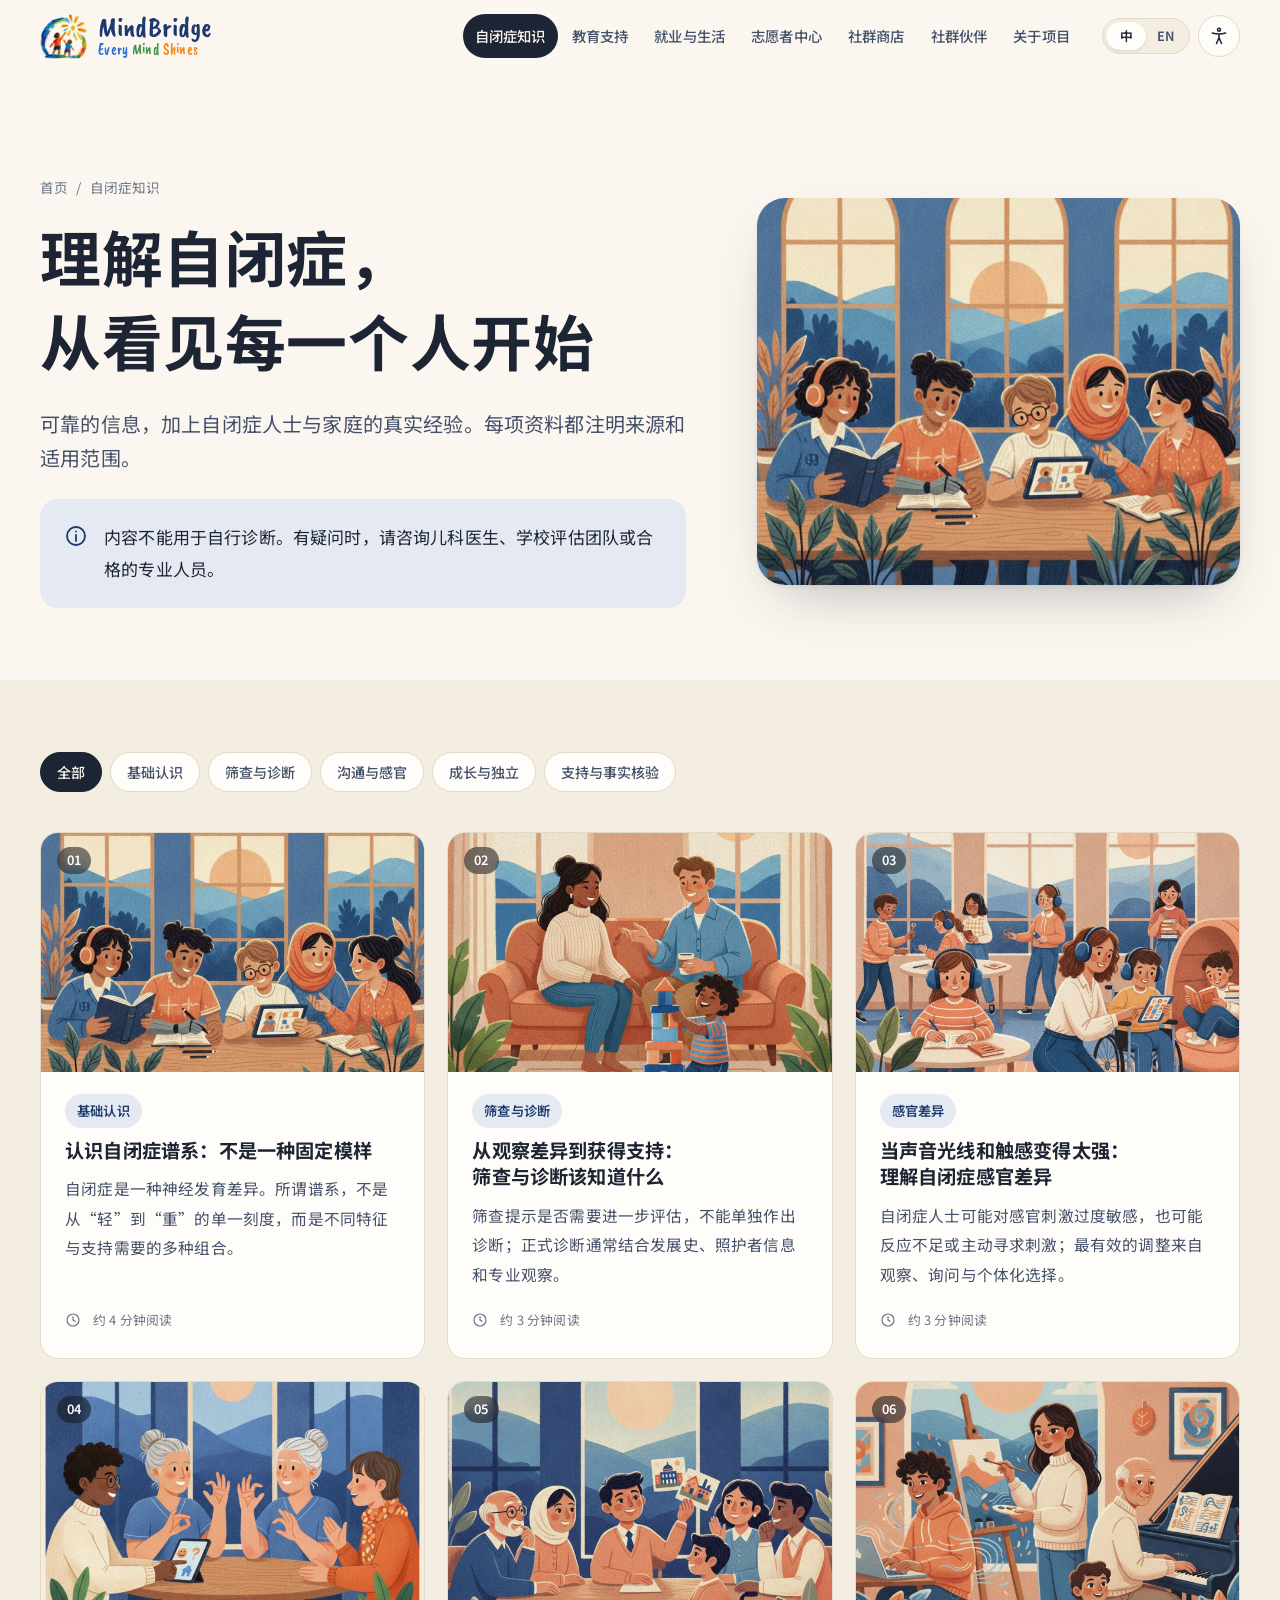
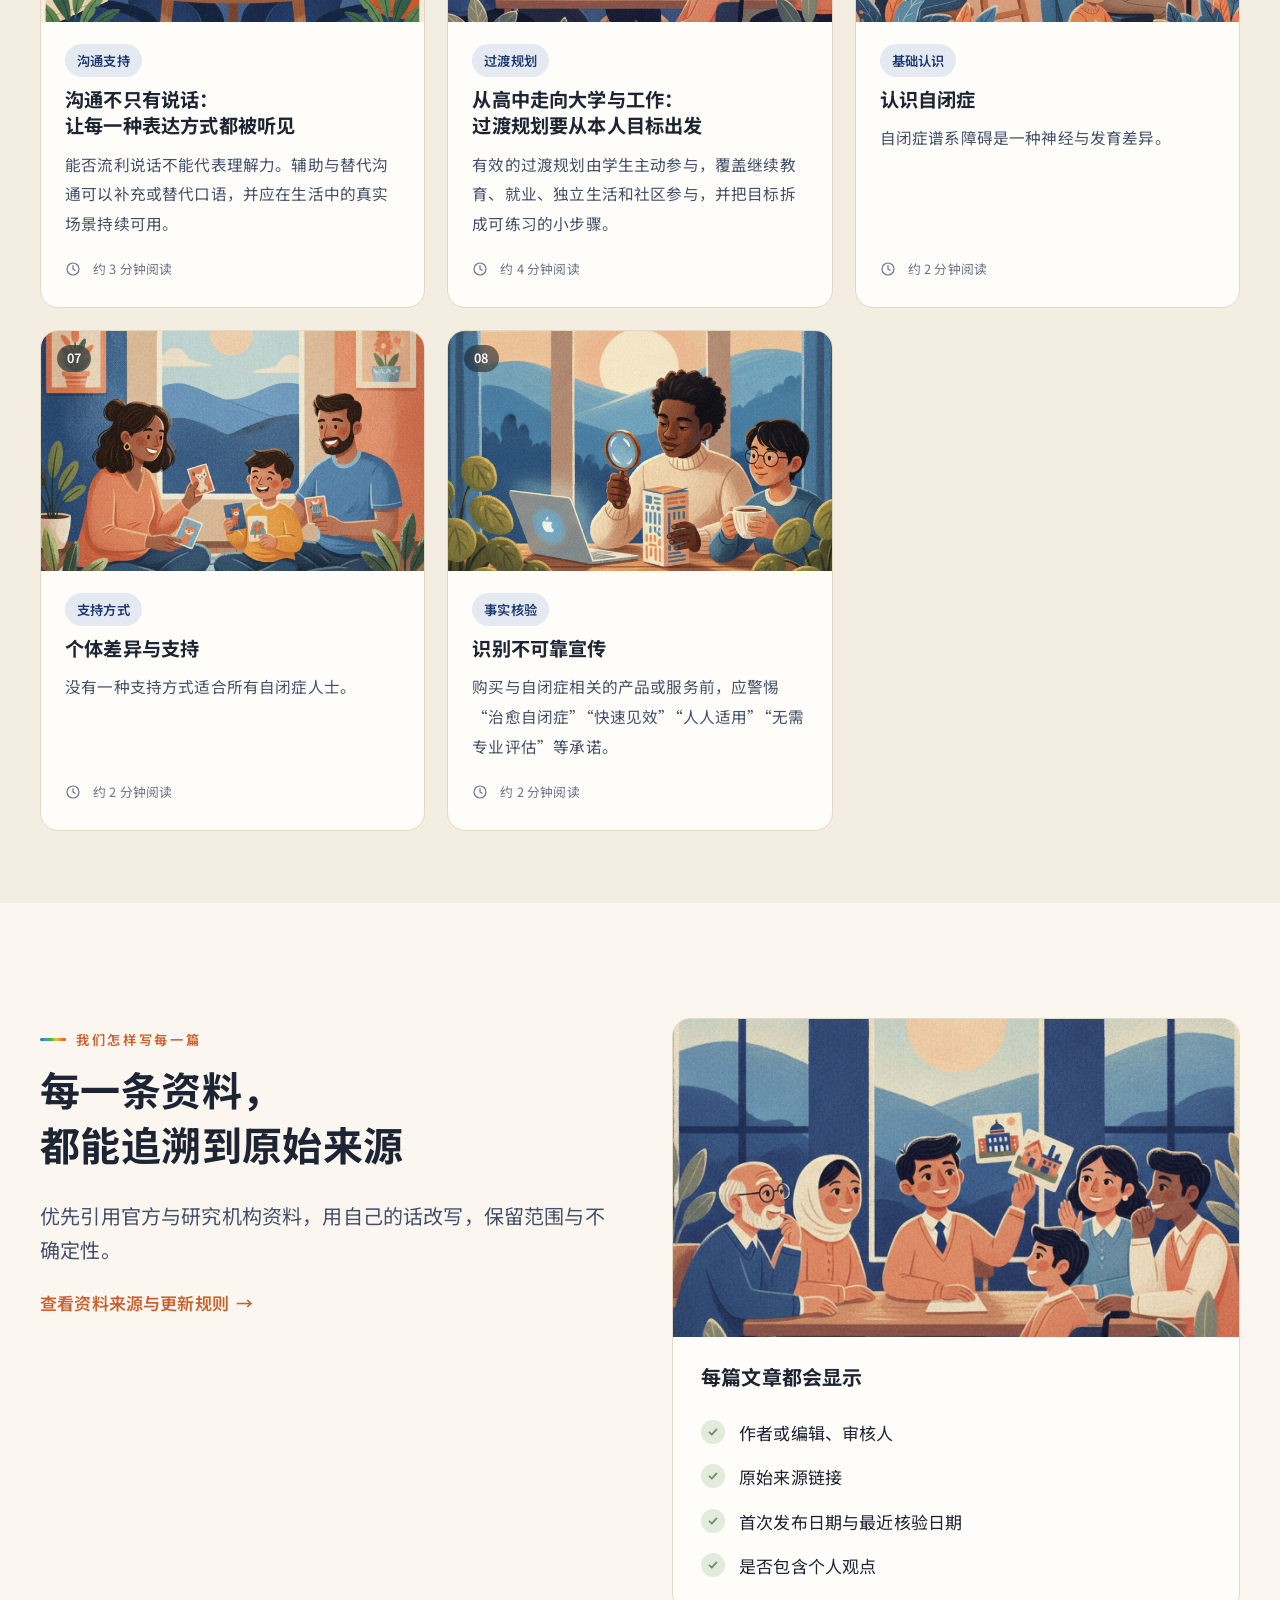
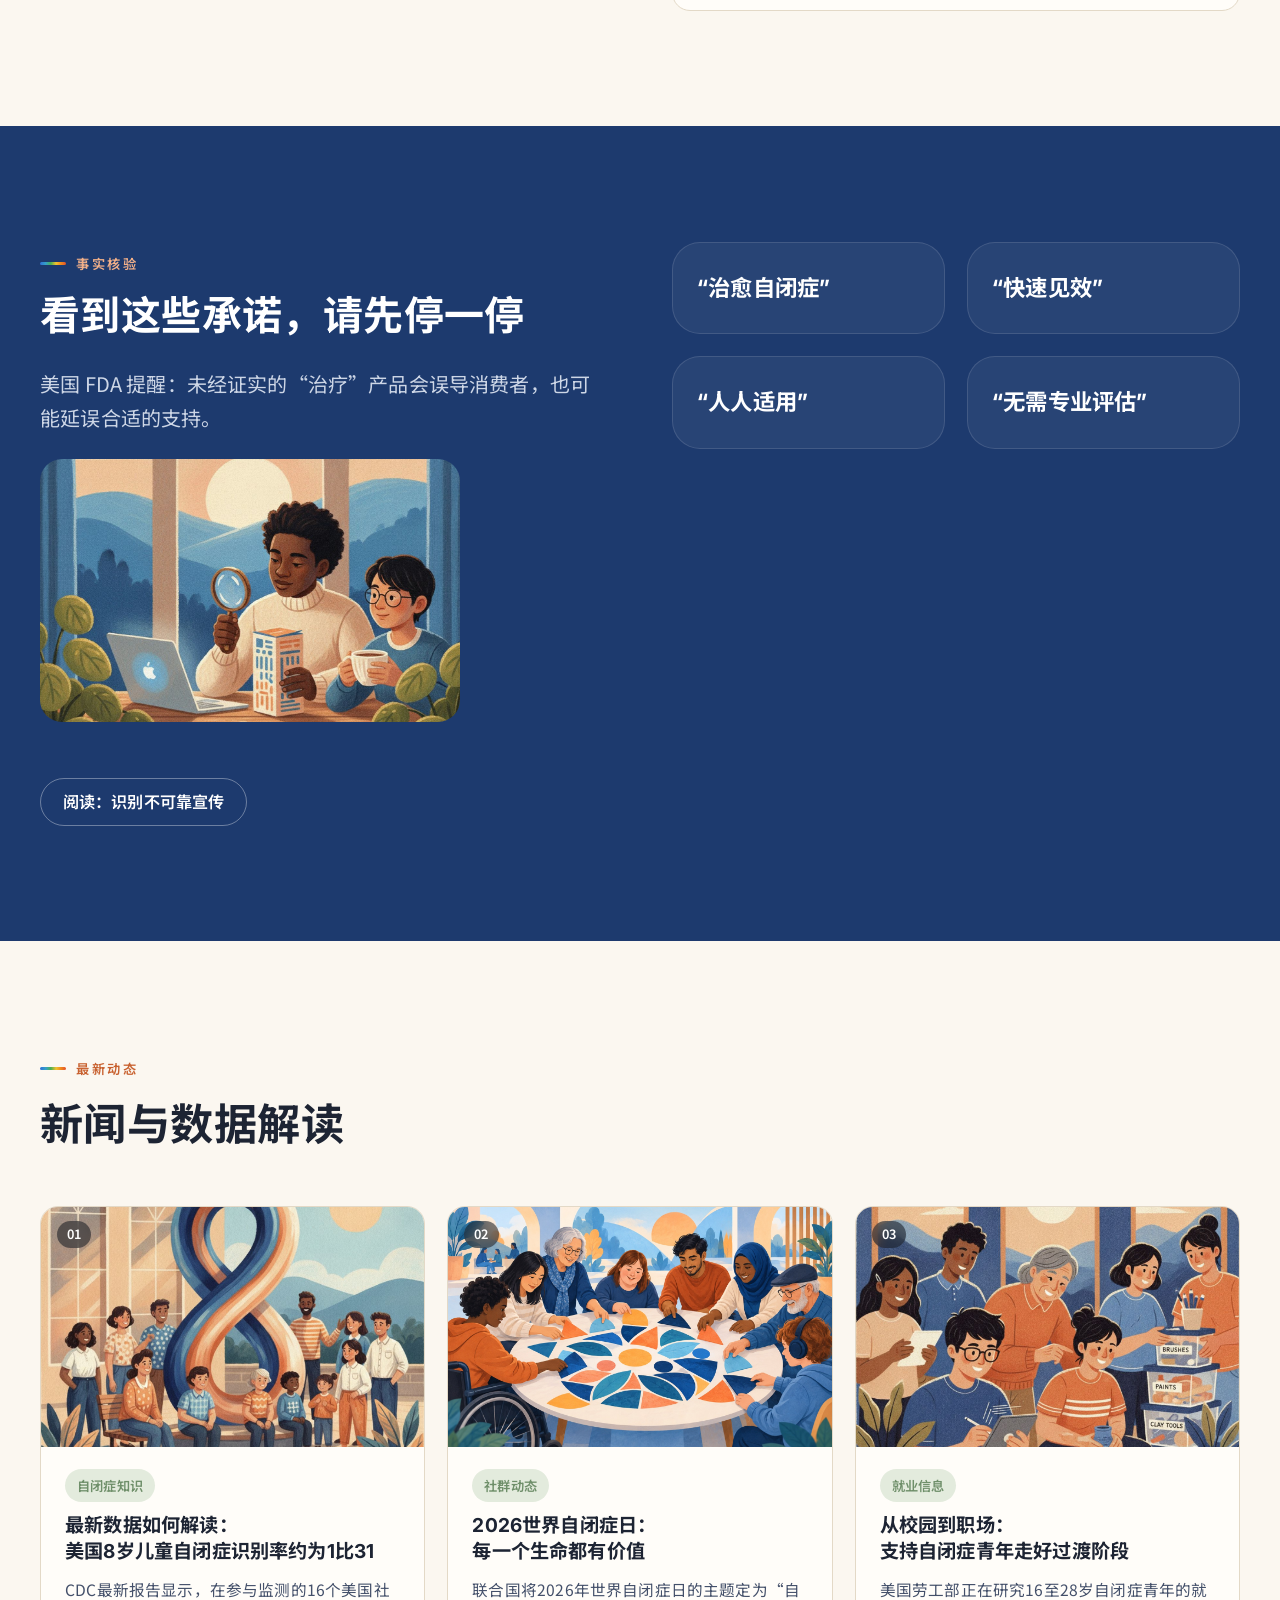
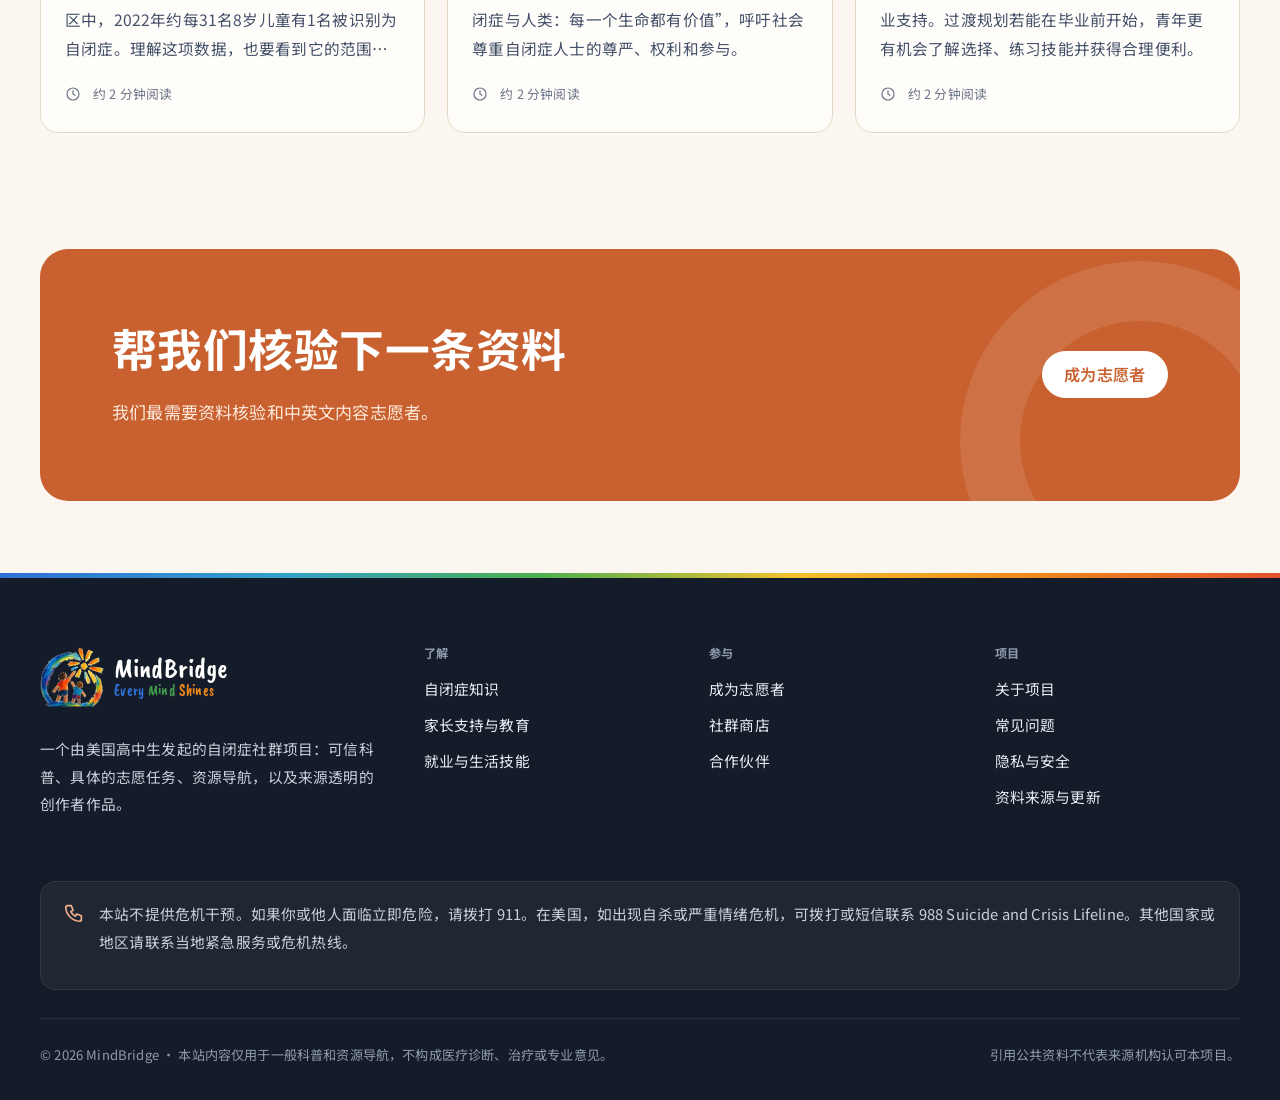
<file: knowledge.html>
<!doctype html>
<html lang="zh-CN" data-lang="zh" class="no-js">
<head>
<meta charset="utf-8">
<meta name="viewport" content="width=device-width, initial-scale=1">
<title>自闭症知识 · MindBridge</title>
<meta name="mb-title-zh" content="自闭症知识 · MindBridge">
<meta name="mb-title-en" content="Understanding Autism · MindBridge">
<meta name="description" content="MindBridge 是一个由美国高中生发起的自闭症社群项目：可信科普、志愿参与、教育与就业资源。An autism community project: trustworthy information, volunteering, education and employment resources.">
<link rel="icon" type="image/png" href="assets/favicon.png">
<link rel="apple-touch-icon" href="assets/apple-touch-icon.png">
<link rel="preconnect" href="https://fonts.googleapis.com">
<link rel="preconnect" href="https://fonts.gstatic.com" crossorigin>
<link rel="stylesheet" href="https://fonts.googleapis.com/css2?family=Fraunces:ital,opsz,wght@0,9..144,400..700;1,9..144,400..600&family=Caveat+Brush&family=Inter:wght@400;500;600;700&family=Noto+Sans+SC:wght@400;500;700&display=swap">
<link rel="stylesheet" href="css/site.css?v=4">
<script>(function(){var d=document.documentElement;try{var q=new URLSearchParams(location.search).get("lang"),s=localStorage.getItem("mb-lang");d.dataset.lang=q||s||"zh";d.lang=d.dataset.lang==="en"?"en":"zh-CN";d.dataset.size=localStorage.getItem("mb-size")||"m";d.dataset.calm=localStorage.getItem("mb-calm")||"off";var t=localStorage.getItem("mb-theme");if(t&&t!=="auto")d.dataset.theme=t;}catch(e){d.dataset.lang="zh";}})();</script>
</head>
<body>
<header id="site-header"></header>
<main id="main">

  <section class="page-hero">
    <div class="wrap page-hero-grid">
      <div>
        <nav class="crumbs reveal" aria-label="Breadcrumb"><a href="index.html"><span lang="zh-CN">首页</span><span lang="en">Home</span></a><span>/</span><span><span lang="zh-CN">自闭症知识</span><span lang="en">Understanding autism</span></span></nav>
        <h1 class="reveal"><span lang="zh-CN">理解自闭症，从看见每一个人开始</span><span lang="en">Understanding autism starts with seeing each person</span></h1>
        <p class="lede reveal"><span lang="zh-CN">可靠的信息，加上自闭症人士与家庭的真实经验。每项资料都注明来源和适用范围。</span><span lang="en">Reliable information plus the lived experience of autistic people and families — every fact sourced and scoped.</span></p>
        <div class="note-box reveal mt-2" style="max-width:38em"><span data-icon="info"></span><p><span lang="zh-CN">内容不能用于自行诊断。有疑问时，请咨询儿科医生、学校评估团队或合格的专业人员。</span><span lang="en">Not for self-diagnosis. With concerns, please consult a paediatrician, school evaluation team or qualified professional.</span></p></div>
      </div>
      <div class="page-hero-art reveal"><img src="assets/k01.jpg" data-alt-zh="社区图书馆里，不同青年以阅读、创作、平板沟通和交谈等方式参与活动。" data-alt-en="In a community library, young people take part by reading, making art, using a tablet to communicate and talking." alt=""></div>
    </div>
  </section>

  <section class="section-tight bg-2">
    <div class="wrap">
      <div class="pill-nav reveal" role="group" aria-label="Filter">
        <button type="button" aria-pressed="true" data-filter="all"><span lang="zh-CN">全部</span><span lang="en">All</span></button>
        <button type="button" aria-pressed="false" data-filter="基础认识"><span lang="zh-CN">基础认识</span><span lang="en">Foundations</span></button>
        <button type="button" aria-pressed="false" data-filter="筛查与诊断"><span lang="zh-CN">筛查与诊断</span><span lang="en">Screening</span></button>
        <button type="button" aria-pressed="false" data-filter="感官差异|沟通支持"><span lang="zh-CN">沟通与感官</span><span lang="en">Communication &amp; senses</span></button>
        <button type="button" aria-pressed="false" data-filter="过渡规划"><span lang="zh-CN">成长与独立</span><span lang="en">Growing up</span></button>
        <button type="button" aria-pressed="false" data-filter="支持方式|事实核验"><span lang="zh-CN">支持与事实核验</span><span lang="en">Support &amp; fact-checking</span></button>
      </div>
      <div class="grid grid-3 mt-3" id="kgrid"></div>
    </div>
  </section>

  <section class="section">
    <div class="wrap split">
      <div class="reveal">
        <span class="eyebrow"><span lang="zh-CN">我们怎样写每一篇</span><span lang="en">How we write</span></span>
        <h2 class="mt-1" style="font-size:clamp(1.8rem,3.6vw,2.5rem)"><span lang="zh-CN">每一条资料，都能追溯到原始来源</span><span lang="en">Every fact traces back to its original source</span></h2>
        <p class="lede mt-2"><span lang="zh-CN">优先引用官方与研究机构资料，用自己的话改写，保留范围与不确定性。</span><span lang="en">We cite official and research sources first, in our own words, keeping scope and uncertainty intact.</span></p>
        <a class="link-arrow" href="about.html#sources"><span lang="zh-CN">查看资料来源与更新规则</span><span lang="en">See our sources &amp; update rules</span></a>
      </div>
      <div class="card reveal" style="padding:0;overflow:hidden">
        <img src="assets/k05.jpg" alt="" style="width:100%;aspect-ratio:16/9;object-fit:cover">
        <div style="padding:28px">
        <h3><span lang="zh-CN">每篇文章都会显示</span><span lang="en">Every article shows</span></h3>
        <ul class="checks mt-2">
          <li><span><span lang="zh-CN">作者或编辑、审核人</span><span lang="en">Author or editor, and reviewer</span></span></li>
          <li><span><span lang="zh-CN">原始来源链接</span><span lang="en">Links to original sources</span></span></li>
          <li><span><span lang="zh-CN">首次发布日期与最近核验日期</span><span lang="en">First published and last-verified dates</span></span></li>
          <li><span><span lang="zh-CN">是否包含个人观点</span><span lang="en">Whether it includes personal opinion</span></span></li>
        </ul>
        </div>
      </div>
    </div>
  </section>

  <section class="section bg-ink">
    <div class="wrap split">
      <div class="reveal">
        <span class="eyebrow"><span lang="zh-CN">事实核验</span><span lang="en">Fact-check</span></span>
        <h2 class="mt-1" style="font-size:clamp(1.8rem,3.6vw,2.5rem)"><span lang="zh-CN">看到这些承诺，请先停一停</span><span lang="en">If you see these promises, pause</span></h2>
        <p class="lede mt-2"><span lang="zh-CN">美国 FDA 提醒：未经证实的“治疗”产品会误导消费者，也可能延误合适的支持。</span><span lang="en">The FDA warns that unproven “treatments” mislead people and can delay the right support.</span></p>
        <img src="assets/k08.jpg" alt="" class="mt-2" style="width:100%;max-width:420px;aspect-ratio:16/10;object-fit:cover;border-radius:22px">
        <br><a class="btn btn-ghost mt-2" href="article.html?id=k08"><span lang="zh-CN">阅读：识别不可靠宣传</span><span lang="en">Read: spotting unreliable claims</span></a>
      </div>
      <div class="grid grid-2 reveal">
        <div class="num-card" style="padding:24px"><b style="font-family:var(--display);font-size:1.4rem;color:#fff">“<span lang="zh-CN">治愈自闭症</span><span lang="en">Cures autism</span>”</b></div>
        <div class="num-card" style="padding:24px"><b style="font-family:var(--display);font-size:1.4rem;color:#fff">“<span lang="zh-CN">快速见效</span><span lang="en">Fast results</span>”</b></div>
        <div class="num-card" style="padding:24px"><b style="font-family:var(--display);font-size:1.4rem;color:#fff">“<span lang="zh-CN">人人适用</span><span lang="en">Works for everyone</span>”</b></div>
        <div class="num-card" style="padding:24px"><b style="font-family:var(--display);font-size:1.4rem;color:#fff">“<span lang="zh-CN">无需专业评估</span><span lang="en">No evaluation needed</span>”</b></div>
      </div>
    </div>
  </section>

  <section class="section" id="news">
    <div class="wrap">
      <div class="section-head reveal">
        <span class="eyebrow"><span lang="zh-CN">最新动态</span><span lang="en">Latest</span></span>
        <h2><span lang="zh-CN">新闻与数据解读</span><span lang="en">News &amp; data, explained</span></h2>
      </div>
      <div class="grid grid-3" data-articles="news"></div>
    </div>
  </section>

  <section class="section-tight" style="padding-top:0">
    <div class="wrap">
      <div class="cta-band reveal">
        <div>
          <h2><span lang="zh-CN">帮我们核验下一条资料</span><span lang="en">Help us verify the next fact</span></h2>
          <p><span lang="zh-CN">我们最需要资料核验和中英文内容志愿者。</span><span lang="en">We especially need fact-checkers and bilingual volunteers.</span></p>
        </div>
        <div class="btn-row" style="justify-content:flex-end"><a class="btn" href="volunteer.html"><span lang="zh-CN">成为志愿者</span><span lang="en">Volunteer</span></a></div>
      </div>
    </div>
  </section>
</main>
<footer id="site-footer"></footer>
<script src="data/articles-knowledge.js?v=4"></script>
<script src="data/articles-parents.js?v=4"></script>
<script src="data/articles-news.js?v=4"></script>
<script src="js/site.js?v=4"></script>
<script>
(function () {
  var grid = document.getElementById("kgrid"), list = MB.articles("knowledge");
  function show(f) {
    var re = f === "all" ? null : new RegExp(f);
    grid.innerHTML = list.filter(function (a) { return !re || re.test(a.tag.zh); }).map(MB.card).join("");
    grid.querySelectorAll(".reveal").forEach(function (e) { e.classList.add("in"); });
  }
  document.querySelectorAll("[data-filter]").forEach(function (b) {
    b.addEventListener("click", function () {
      document.querySelectorAll("[data-filter]").forEach(function (x) { x.setAttribute("aria-pressed", String(x === b)); });
      show(b.dataset.filter);
    });
  });
  show("all");
})();
</script>
</body>
</html>
</file>
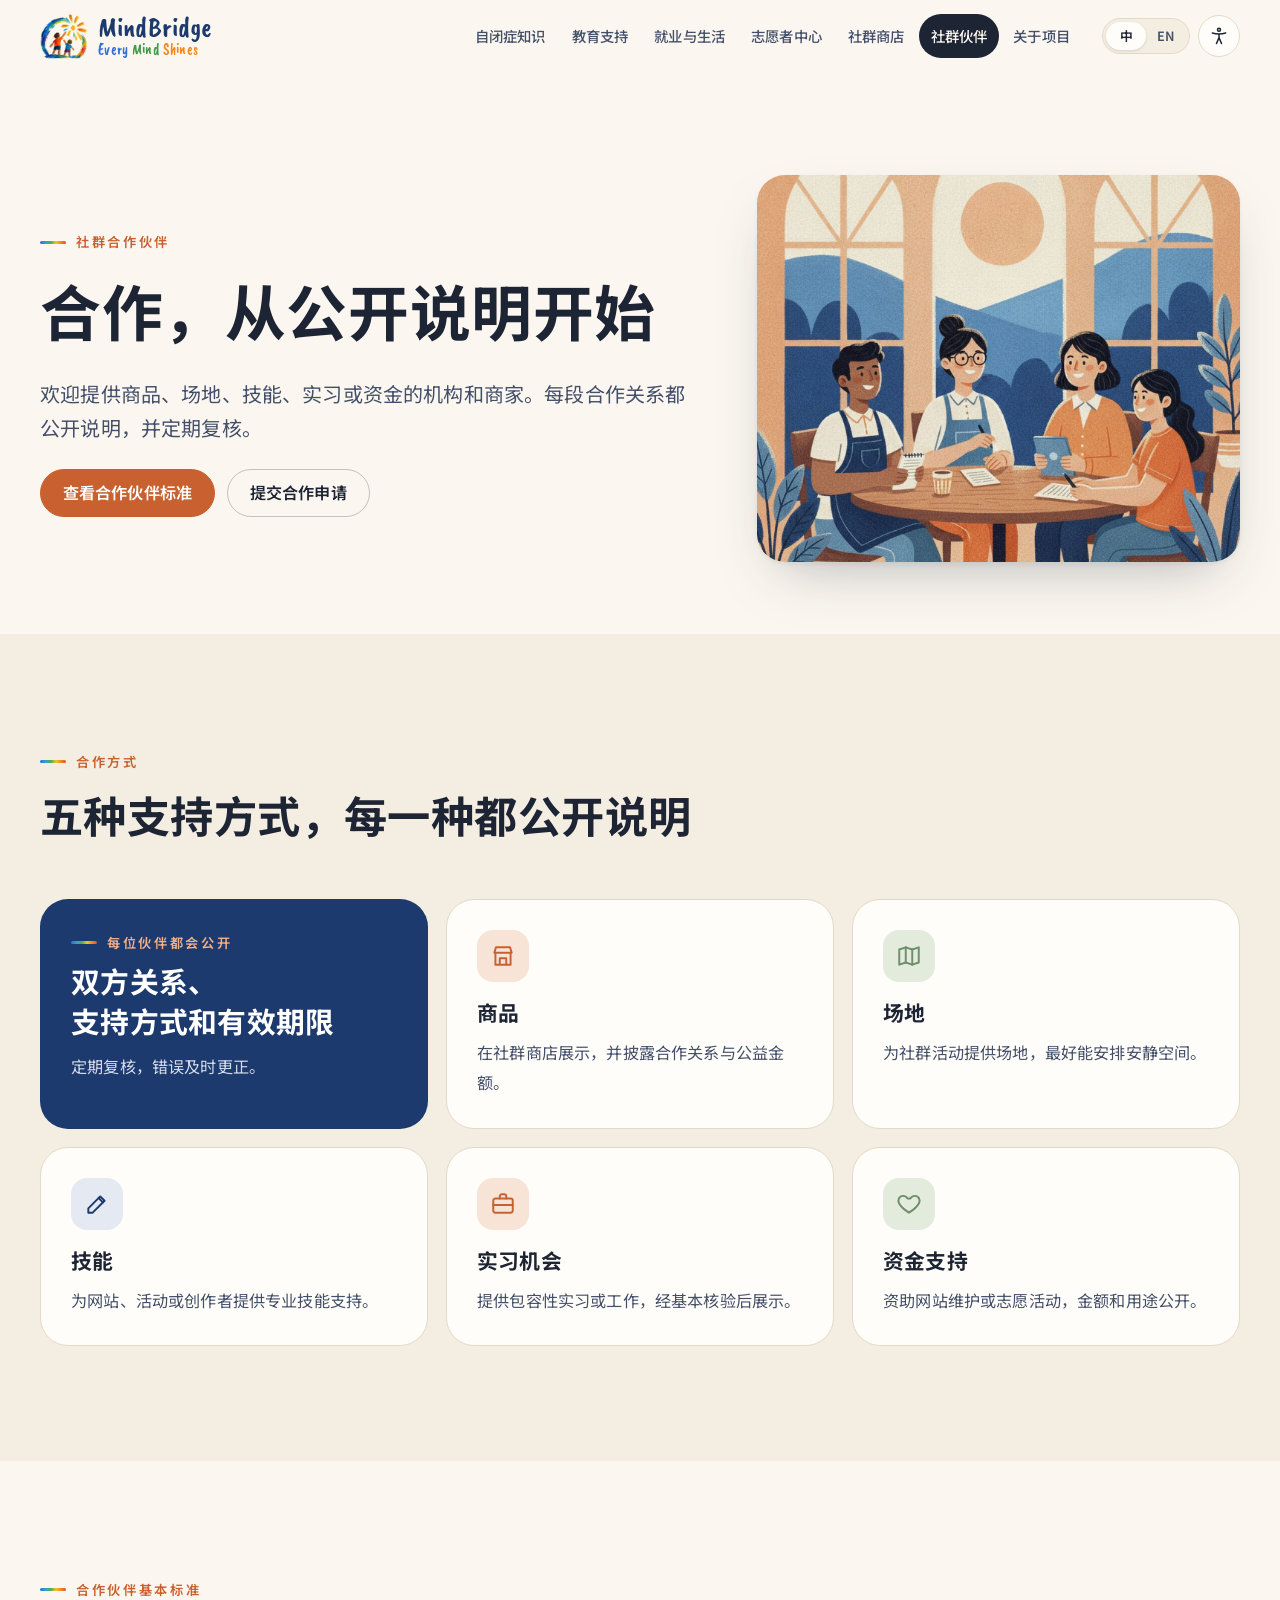
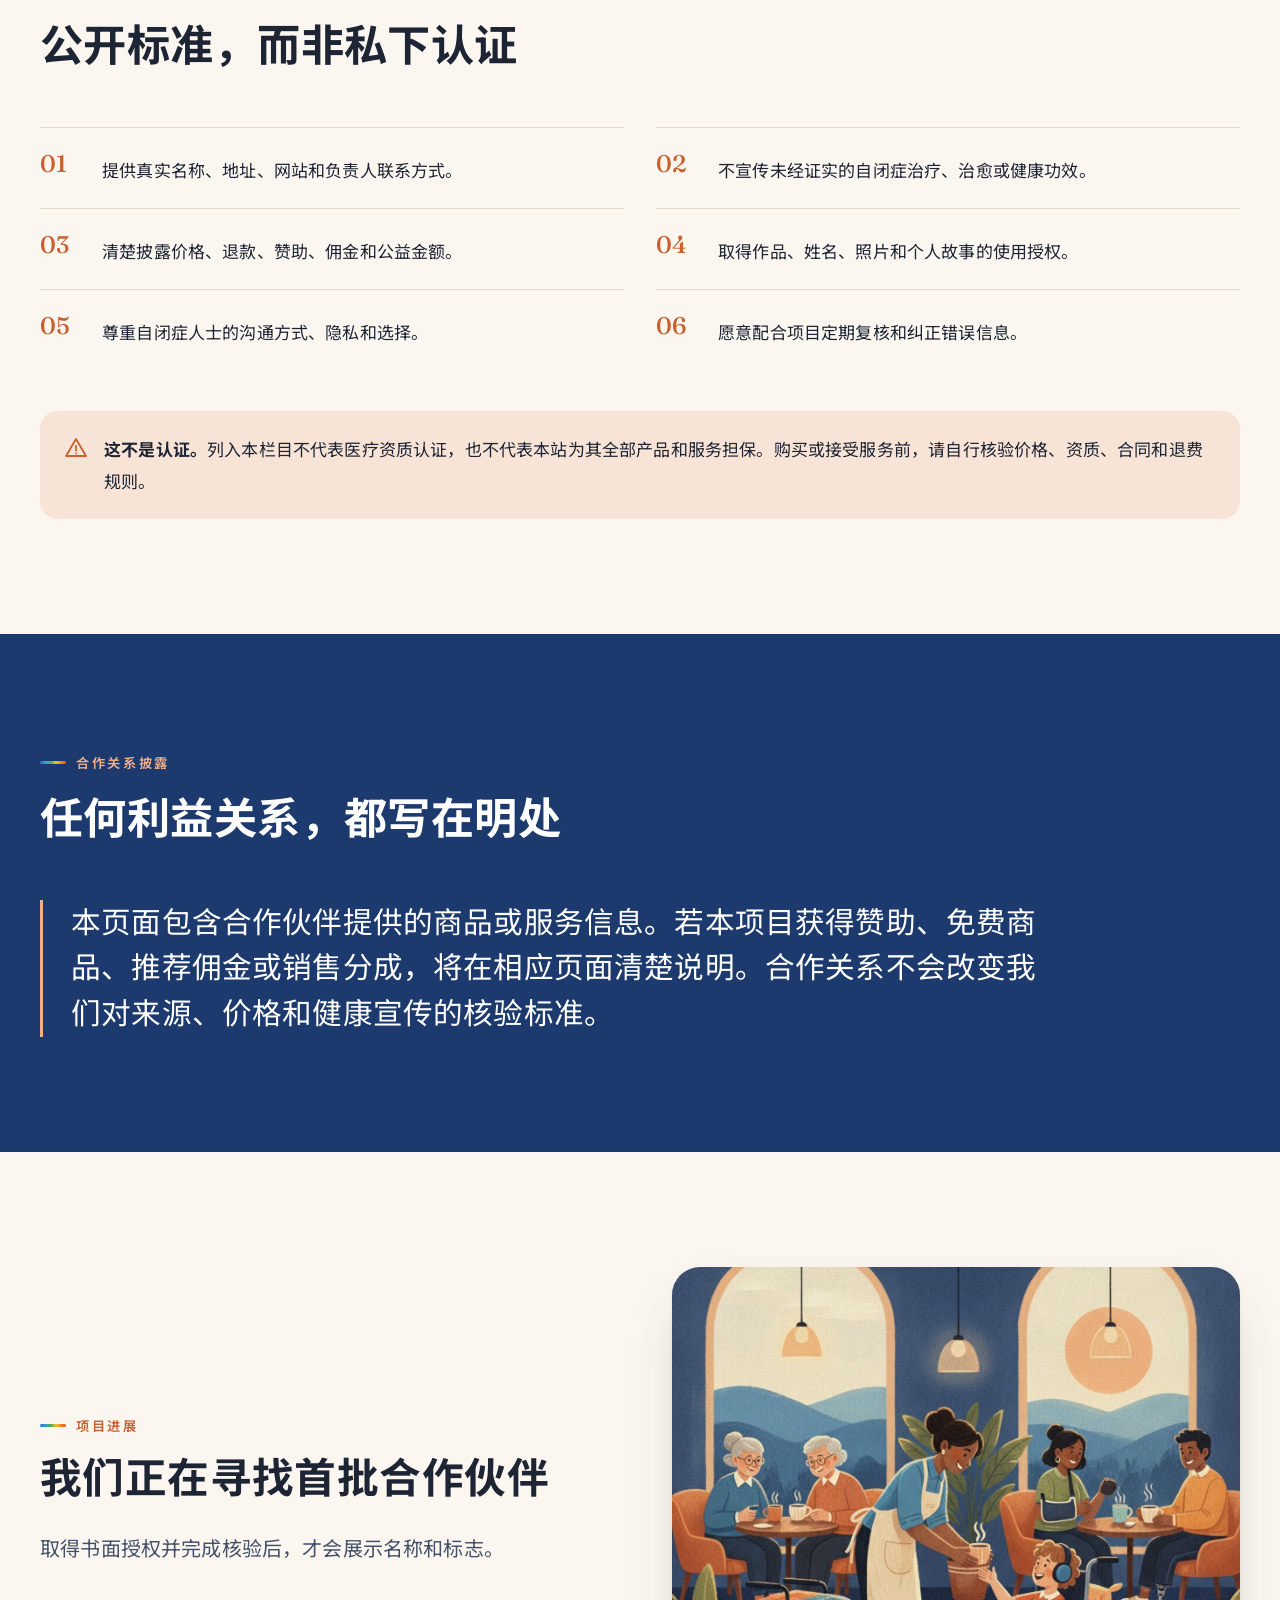
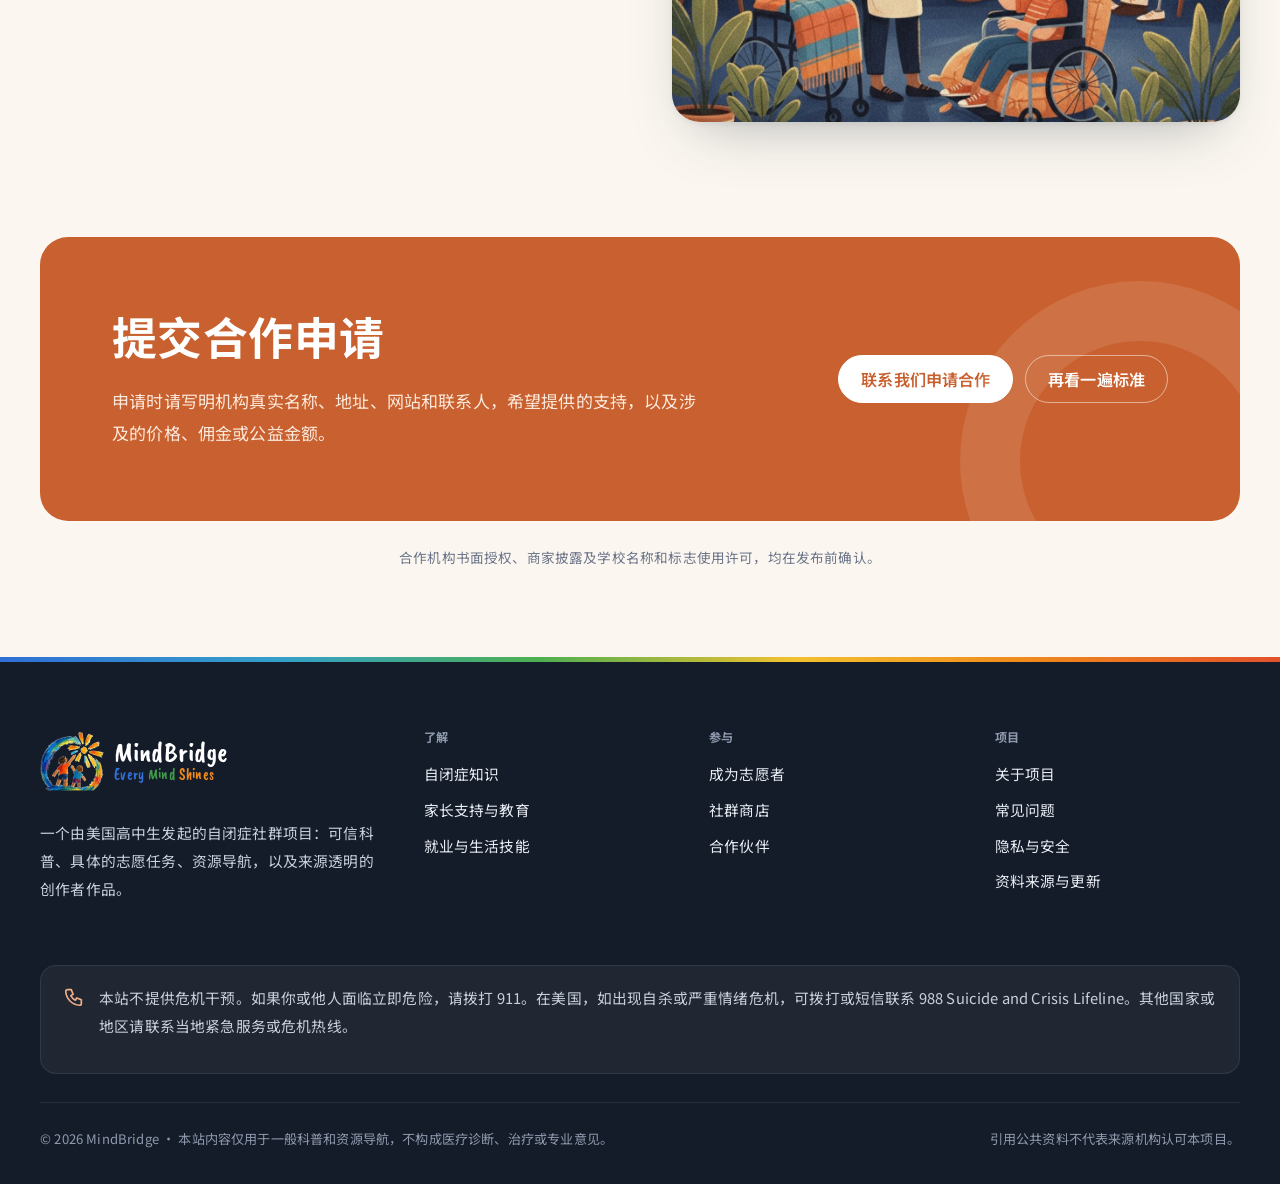
<file: partners.html>
<!doctype html>
<html lang="zh-CN" data-lang="zh" class="no-js">
<head>
<meta charset="utf-8">
<meta name="viewport" content="width=device-width, initial-scale=1">
<title>社群合作伙伴 · MindBridge</title>
<meta name="mb-title-zh" content="社群合作伙伴 · MindBridge">
<meta name="mb-title-en" content="Community Partners · MindBridge">
<meta name="description" content="MindBridge 社群合作伙伴：公开的合作标准、关系披露与申请方式。Community partners: open standards, disclosure and how to apply.">
<link rel="icon" type="image/png" href="assets/favicon.png">
<link rel="apple-touch-icon" href="assets/apple-touch-icon.png">
<link rel="preconnect" href="https://fonts.googleapis.com">
<link rel="preconnect" href="https://fonts.gstatic.com" crossorigin>
<link rel="stylesheet" href="https://fonts.googleapis.com/css2?family=Fraunces:ital,opsz,wght@0,9..144,400..700;1,9..144,400..600&family=Caveat+Brush&family=Inter:wght@400;500;600;700&family=Noto+Sans+SC:wght@400;500;700&display=swap">
<link rel="stylesheet" href="css/site.css?v=4">
<script>(function(){var d=document.documentElement;try{var q=new URLSearchParams(location.search).get("lang"),s=localStorage.getItem("mb-lang");d.dataset.lang=q||s||"zh";d.lang=d.dataset.lang==="en"?"en":"zh-CN";d.dataset.size=localStorage.getItem("mb-size")||"m";d.dataset.calm=localStorage.getItem("mb-calm")||"off";var t=localStorage.getItem("mb-theme");if(t&&t!=="auto")d.dataset.theme=t;}catch(e){d.dataset.lang="zh";}})();</script>
<style>
  .ptypes { display: grid; grid-template-columns: repeat(3, 1fr); gap: 18px; }
  .ptype { border-radius: var(--radius-lg); padding: 30px; background: var(--card); border: 1px solid var(--line); display: grid; gap: 8px; align-content: start; }
  .ptype .card-icon { margin-bottom: 10px; }
  .ptype h3 { font-size: 1.3rem; }
  .ptype p { margin: 0; color: var(--ink-2); font-size: .95em; }
  .ptype.lead { background: var(--indigo); border-color: transparent; color: #f3efe7; }
  .ptype.lead h3 { color: #fff; font-size: clamp(1.4rem, 2.4vw, 1.8rem); }
  .ptype.lead p { color: #d4dcea; }
  .ptype.lead .eyebrow { color: #f2b089; }
  @media (prefers-color-scheme: dark) { :root:not([data-theme="light"]) .ptype.lead { background: #1b2a42; } }
  :root[data-theme="dark"] .ptype.lead { background: #1b2a42; }
  @media (max-width: 960px) { .ptypes { grid-template-columns: 1fr 1fr; } }
  @media (max-width: 600px) { .ptypes { grid-template-columns: 1fr; } }

  .std { counter-reset: sd; list-style: none; padding: 0; margin: 0; display: grid; grid-template-columns: 1fr 1fr; gap: 0 32px; }
  .std li { counter-increment: sd; display: grid; grid-template-columns: 48px 1fr; gap: 14px; padding: 22px 0; border-top: 1px solid var(--line); align-items: start; }
  .std li::before { content: counter(sd, decimal-leading-zero); font: 500 1.5rem/1.2 var(--serif-en); color: var(--terra); }
  .std li span { padding-top: 4px; }
  @media (max-width: 760px) { .std { grid-template-columns: 1fr; } }

  .disclose { font-family: var(--display); font-size: clamp(1.3rem, 2.6vw, 1.85rem); line-height: 1.55; color: #fff; margin: 0; padding-left: 28px; border-left: 3px solid #f2b089; max-width: 34em; }

</style>
</head>
<body>
<header id="site-header"></header>

<main id="main">

  <!-- ============ HERO ============ -->
  <section class="page-hero">
    <div class="wrap page-hero-grid">
      <div class="reveal">
        <span class="eyebrow"><span lang="zh-CN">社群合作伙伴</span><span lang="en">Community partners</span></span>
        <h1><span lang="zh-CN">合作，从公开说明开始</span><span lang="en">Partnership starts with being open</span></h1>
        <p class="lede"><span lang="zh-CN">欢迎提供商品、场地、技能、实习或资金的机构和商家。每段合作关系都公开说明，并定期复核。</span><span lang="en">For organisations and businesses offering products, space, skills, internships or funding. Every relationship is disclosed and regularly reviewed.</span></p>
        <div class="btn-row mt-2">
          <a class="btn btn-terra" href="#standards"><span lang="zh-CN">查看合作伙伴标准</span><span lang="en">See partner standards</span></a>
          <a class="btn btn-ghost" href="#apply"><span lang="zh-CN">提交合作申请</span><span lang="en">Apply to partner</span></a>
        </div>
      </div>
      <div class="page-hero-art reveal">
        <img src="assets/partners.jpg" data-alt-zh="蓝橙色调插画：四位来自小店和机构的伙伴围坐在圆桌旁，拿着笔记本、平板和文件微笑着讨论合作，窗外是蓝色山峦和橙色太阳。" data-alt-en="Blue-and-orange painterly illustration: four partners from local shops and organisations sit around a round table with notepads, a tablet and papers, smiling as they plan together, blue hills and an orange sun beyond the windows." alt="">
      </div>
    </div>
  </section>

  <!-- ============ PARTNER TYPES ============ -->
  <section class="section bg-2" id="types">
    <div class="wrap">
      <div class="section-head reveal">
        <span class="eyebrow"><span lang="zh-CN">合作方式</span><span lang="en">Ways to partner</span></span>
        <h2><span lang="zh-CN">五种支持方式，每一种都公开说明</span><span lang="en">Five ways to help — each one disclosed</span></h2>
      </div>
      <div class="ptypes">
        <div class="ptype lead reveal">
          <span class="eyebrow"><span lang="zh-CN">每位伙伴都会公开</span><span lang="en">For every partner we publish</span></span>
          <h3><span lang="zh-CN">双方关系、支持方式和有效期限</span><span lang="en">The relationship, the support given and how long it lasts</span></h3>
          <p><span lang="zh-CN">定期复核，错误及时更正。</span><span lang="en">Reviewed regularly; mistakes corrected promptly.</span></p>
        </div>
        <div class="ptype reveal">
          <span class="card-icon terra" data-icon="store"></span>
          <h3><span lang="zh-CN">商品</span><span lang="en">Products</span></h3>
          <p><span lang="zh-CN">在社群商店展示，并披露合作关系与公益金额。</span><span lang="en">List in the shop, with the partnership and any amount for a cause disclosed.</span></p>
        </div>
        <div class="ptype reveal">
          <span class="card-icon sage" data-icon="map"></span>
          <h3><span lang="zh-CN">场地</span><span lang="en">Space</span></h3>
          <p><span lang="zh-CN">为社群活动提供场地，最好能安排安静空间。</span><span lang="en">Host community events — ideally with room for a quiet space.</span></p>
        </div>
        <div class="ptype reveal">
          <span class="card-icon" data-icon="pen"></span>
          <h3><span lang="zh-CN">技能</span><span lang="en">Skills</span></h3>
          <p><span lang="zh-CN">为网站、活动或创作者提供专业技能支持。</span><span lang="en">Lend professional skills to the website, events or creators.</span></p>
        </div>
        <div class="ptype reveal">
          <span class="card-icon terra" data-icon="briefcase"></span>
          <h3><span lang="zh-CN">实习机会</span><span lang="en">Internships</span></h3>
          <p><span lang="zh-CN">提供包容性实习或工作，经基本核验后展示。</span><span lang="en">Inclusive internships or jobs, listed after basic checks.</span></p>
        </div>
        <div class="ptype reveal">
          <span class="card-icon sage" data-icon="heart"></span>
          <h3><span lang="zh-CN">资金支持</span><span lang="en">Funding</span></h3>
          <p><span lang="zh-CN">资助网站维护或志愿活动，金额和用途公开。</span><span lang="en">Fund site upkeep or volunteering; amounts and uses made public.</span></p>
        </div>
      </div>
    </div>
  </section>

  <!-- ============ STANDARDS ============ -->
  <section class="section" id="standards">
    <div class="wrap">
      <div class="section-head reveal">
        <span class="eyebrow"><span lang="zh-CN">合作伙伴基本标准</span><span lang="en">Partner standards</span></span>
        <h2><span lang="zh-CN">公开标准，而非私下认证</span><span lang="en">Open standards, not a seal of approval</span></h2>
      </div>
      <ol class="std reveal">
        <li><span><span lang="zh-CN">提供真实名称、地址、网站和负责人联系方式。</span><span lang="en">Provide your real name, address, website and a responsible contact person.</span></span></li>
        <li><span><span lang="zh-CN">不宣传未经证实的自闭症治疗、治愈或健康功效。</span><span lang="en">Make no unproven claims about treating or curing autism, or other health benefits.</span></span></li>
        <li><span><span lang="zh-CN">清楚披露价格、退款、赞助、佣金和公益金额。</span><span lang="en">Clearly disclose prices, refunds, sponsorships, commissions and any amount for a good cause.</span></span></li>
        <li><span><span lang="zh-CN">取得作品、姓名、照片和个人故事的使用授权。</span><span lang="en">Get permission before using anyone's work, name, photo or personal story.</span></span></li>
        <li><span><span lang="zh-CN">尊重自闭症人士的沟通方式、隐私和选择。</span><span lang="en">Respect autistic people's ways of communicating, their privacy and their choices.</span></span></li>
        <li><span><span lang="zh-CN">愿意配合项目定期复核和纠正错误信息。</span><span lang="en">Be willing to take part in regular reviews and to correct wrong information.</span></span></li>
      </ol>
      <div class="note-box terra mt-3 reveal">
        <span data-icon="alert"></span>
        <div>
          <p><span lang="zh-CN"><b>这不是认证。</b>列入本栏目不代表医疗资质认证，也不代表本站为其全部产品和服务担保。购买或接受服务前，请自行核验价格、资质、合同和退费规则。</span><span lang="en"><b>This is not a certification.</b> A listing is not a medical credential, and we don't vouch for all of a partner's products and services. Before buying or using a service, check prices, qualifications, contracts and refund policies yourself.</span></p>
        </div>
      </div>
    </div>
  </section>

  <!-- ============ DISCLOSURE ============ -->
  <section class="section bg-ink" id="disclosure">
    <div class="wrap">
      <div class="section-head reveal">
        <span class="eyebrow"><span lang="zh-CN">合作关系披露</span><span lang="en">Disclosure</span></span>
        <h2><span lang="zh-CN">任何利益关系，都写在明处</span><span lang="en">Every interest, out in the open</span></h2>
      </div>
      <p class="disclose reveal"><span lang="zh-CN">本页面包含合作伙伴提供的商品或服务信息。若本项目获得赞助、免费商品、推荐佣金或销售分成，将在相应页面清楚说明。合作关系不会改变我们对来源、价格和健康宣传的核验标准。</span><span lang="en">This page includes information about products or services offered by partners. If the project receives sponsorship, free products, referral commissions or a share of sales, we will say so clearly on the relevant page. A partnership never changes how we check sources, prices or health claims.</span></p>
    </div>
  </section>

  <!-- ============ STATUS ============ -->
  <section class="section" id="status">
    <div class="wrap split" style="align-items:center">
      <div class="reveal">
        <span class="eyebrow"><span lang="zh-CN">项目进展</span><span lang="en">Where we are</span></span>
        <h2 class="mt-1" style="font-size:clamp(1.8rem,3.6vw,2.6rem)"><span lang="zh-CN">我们正在寻找首批合作伙伴</span><span lang="en">We're looking for our first partners</span></h2>
        <p class="lede mt-2"><span lang="zh-CN">取得书面授权并完成核验后，才会展示名称和标志。</span><span lang="en">We only show a name and logo after written permission and verification.</span></p>
      </div>
      <div class="reveal">
        <div class="page-hero-art">
          <img src="assets/partners2.jpg" data-alt-zh="蓝橙色调插画：温暖的社区咖啡馆里，一位店员弯腰把热饮递给戴降噪耳机、坐轮椅的孩子，周围长者和朋友们围桌喝茶，是一个包容友好的合作场地。" data-alt-en="Blue-and-orange painterly illustration: in a warm community café, a staff member bends to hand a hot drink to a child in a wheelchair wearing noise-cancelling headphones, while older adults and friends chat over tea — an inclusive partner venue." alt="" loading="lazy">
        </div>
      </div>
    </div>
  </section>

  <!-- ============ APPLY ============ -->
  <section class="section-tight" id="apply" style="padding-top:0">
    <div class="wrap">
      <div class="cta-band reveal">
        <div>
          <h2><span lang="zh-CN">提交合作申请</span><span lang="en">Apply to become a partner</span></h2>
          <p><span lang="zh-CN">申请时请写明机构真实名称、地址、网站和联系人，希望提供的支持，以及涉及的价格、佣金或公益金额。</span><span lang="en">When you apply, include your real name, address, website and contact person, the support you'd offer, and any prices, commissions or amounts for a cause.</span></p>
        </div>
        <div class="btn-row" style="justify-content:flex-end">
          <a class="btn" href="about.html#contact"><span lang="zh-CN">联系我们申请合作</span><span lang="en">Contact us to apply</span></a>
          <a class="btn btn-ghost" href="#standards"><span lang="zh-CN">再看一遍标准</span><span lang="en">Review the standards</span></a>
        </div>
      </div>
      <p class="muted center mt-2" style="font-size:.85rem"><span lang="zh-CN">合作机构书面授权、商家披露及学校名称和标志使用许可，均在发布前确认。</span><span lang="en">Partner written permission, business disclosures and any school name or logo permission are confirmed before publishing.</span></p>
    </div>
  </section>

</main>

<footer id="site-footer"></footer>

<script src="js/site.js?v=4"></script>
</body>
</html>
</file>
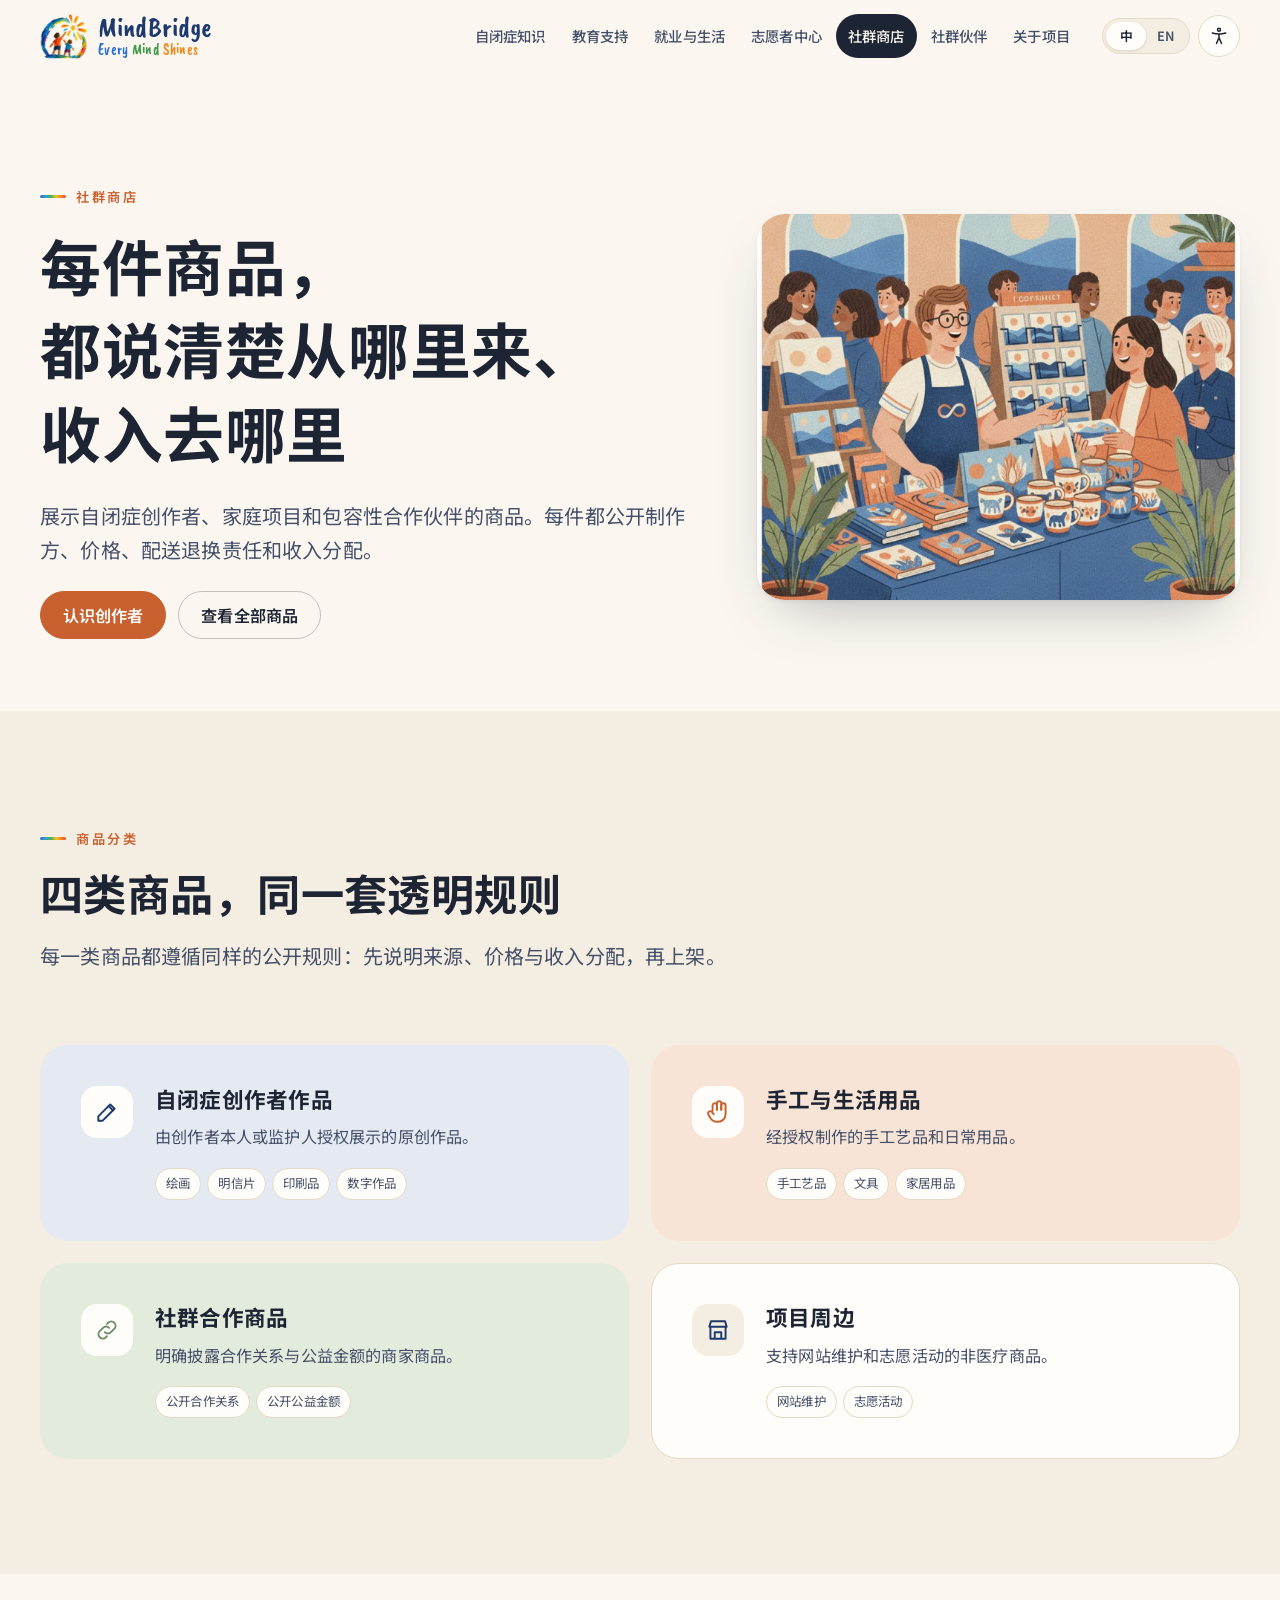
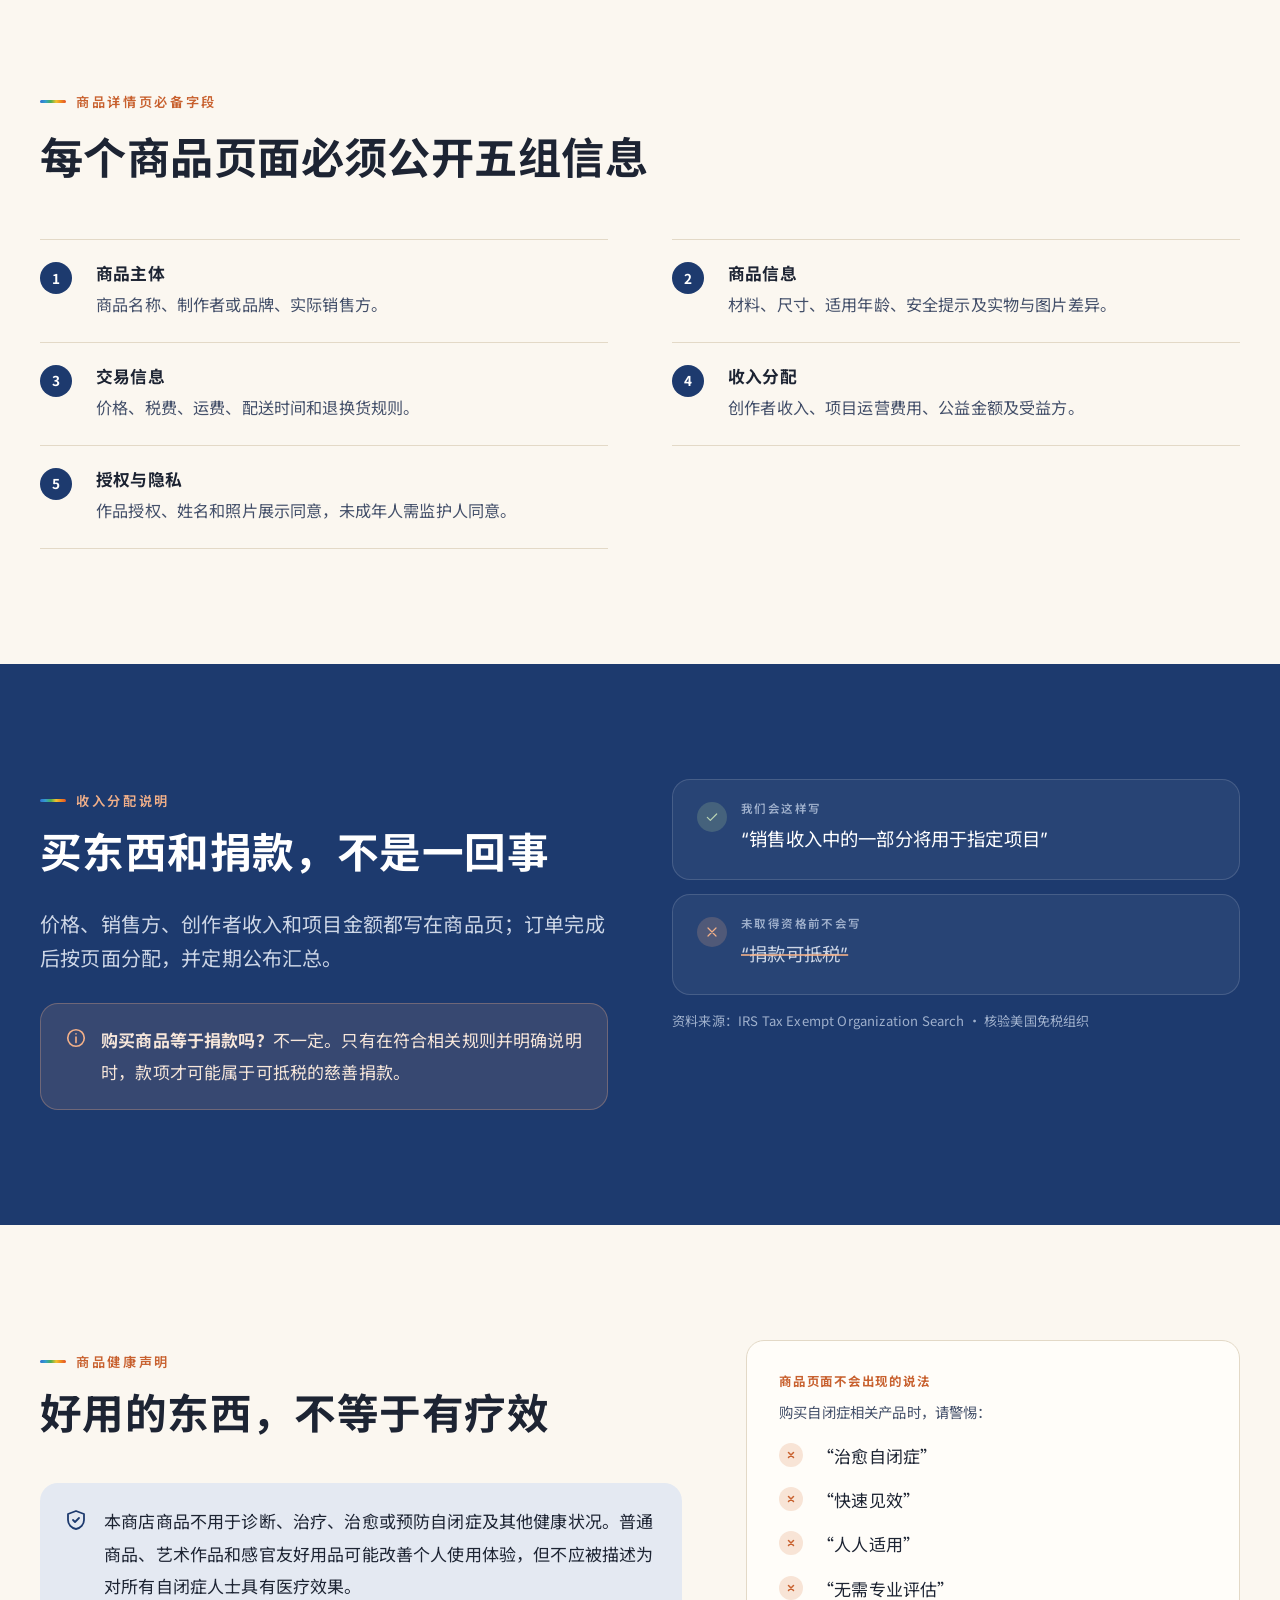
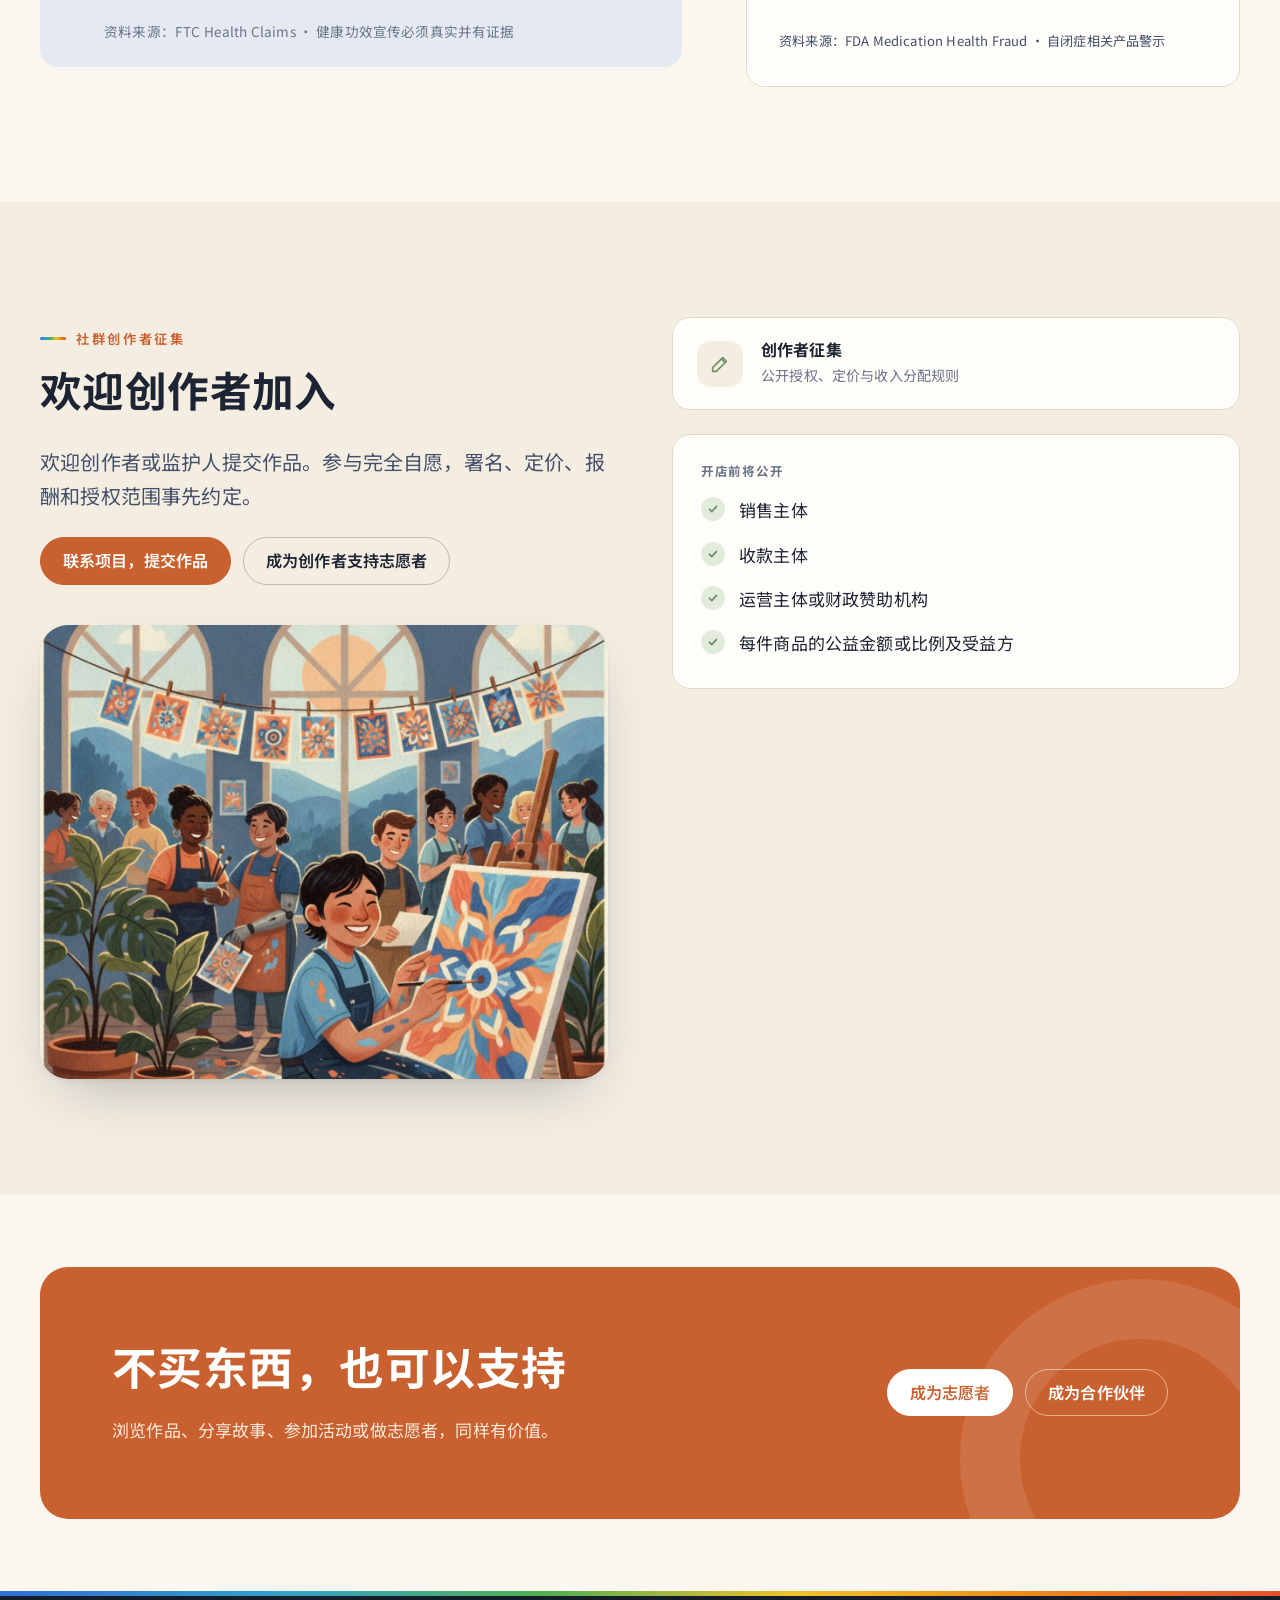
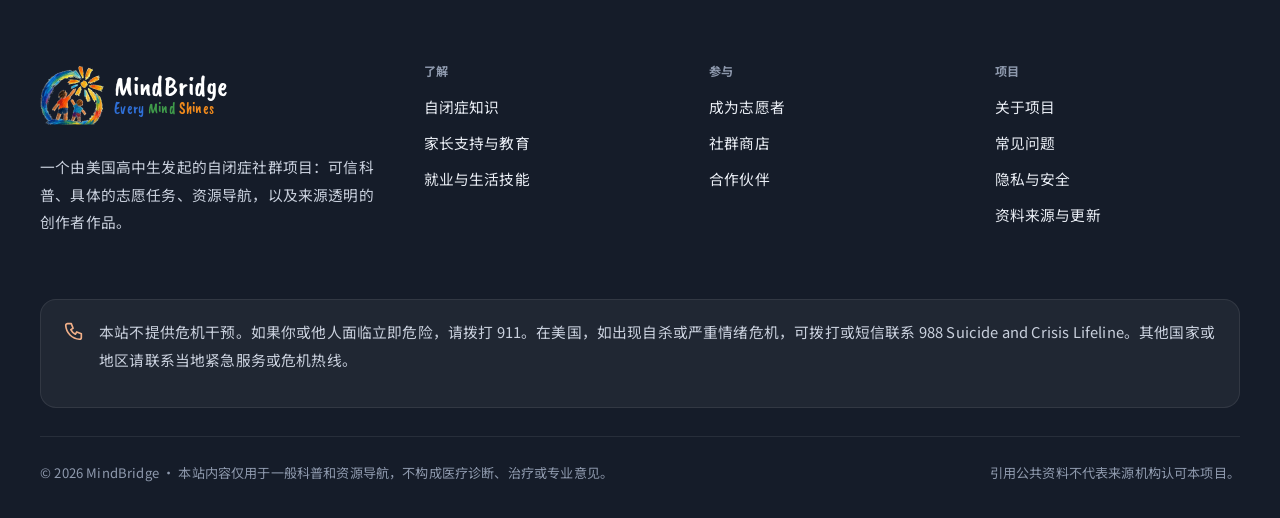
<file: shop.html>
<!doctype html>
<html lang="zh-CN" data-lang="zh" class="no-js">
<head>
<meta charset="utf-8">
<meta name="viewport" content="width=device-width, initial-scale=1">
<title>社群商店 · MindBridge</title>
<meta name="mb-title-zh" content="社群商店 · MindBridge">
<meta name="mb-title-en" content="Community Shop · MindBridge">
<meta name="description" content="MindBridge 社群商店：展示自闭症创作者、家庭项目和支持包容性实践的合作伙伴商品，公开销售方、价格与收入分配。A community shop for autistic creators and inclusive partners, with transparent sellers, prices and revenue sharing.">
<link rel="icon" type="image/png" href="assets/favicon.png">
<link rel="apple-touch-icon" href="assets/apple-touch-icon.png">
<link rel="preconnect" href="https://fonts.googleapis.com">
<link rel="preconnect" href="https://fonts.gstatic.com" crossorigin>
<link rel="stylesheet" href="https://fonts.googleapis.com/css2?family=Fraunces:ital,opsz,wght@0,9..144,400..700;1,9..144,400..600&family=Caveat+Brush&family=Inter:wght@400;500;600;700&family=Noto+Sans+SC:wght@400;500;700&display=swap">
<link rel="stylesheet" href="css/site.css?v=4">
<script>(function(){var d=document.documentElement;try{var q=new URLSearchParams(location.search).get("lang"),s=localStorage.getItem("mb-lang");d.dataset.lang=q||s||"zh";d.lang=d.dataset.lang==="en"?"en":"zh-CN";d.dataset.size=localStorage.getItem("mb-size")||"m";d.dataset.calm=localStorage.getItem("mb-calm")||"off";var t=localStorage.getItem("mb-theme");if(t&&t!=="auto")d.dataset.theme=t;}catch(e){d.dataset.lang="zh";}})();</script>
<style>
  .cat { border-radius: var(--radius-lg); padding: clamp(26px, 3.4vw, 40px); display: grid; grid-template-columns: auto 1fr; gap: 6px 22px; align-items: start; border: 1px solid transparent; }
  .cat .card-icon { grid-row: span 3; margin: 0; background: var(--card); }
  .cat h3 { font-size: 1.35rem; }
  .cat p { margin: 0; color: var(--ink-2); font-size: .95em; }
  .cat .tags { display: flex; flex-wrap: wrap; gap: 6px; margin-top: 10px; }
  .cat .tags span.t { font-size: .78rem; padding: 3px 10px; border-radius: 999px; background: var(--card); color: var(--ink-2); border: 1px solid var(--line); }
  .cat.c1 { background: var(--indigo-soft); } .cat.c2 { background: var(--terra-soft); } .cat.c2 .card-icon { color: var(--terra); }
  .cat.c3 { background: var(--sage-soft); } .cat.c3 .card-icon { color: var(--sage); } .cat.c4 { background: var(--card); border-color: var(--line); } .cat.c4 .card-icon { background: var(--paper-2); }
  @media (max-width: 520px) { .cat { grid-template-columns: 1fr; } .cat .card-icon { grid-row: auto; } }

  .pin { width: 32px; height: 32px; border-radius: 50%; background: var(--indigo); color: #fff; display: grid; place-items: center; font: 700 .85rem/1 var(--body); }
  html[data-theme="dark"] .pin { color: #14181f; }
  .anat-list { list-style: none; padding: 0; margin: 0; display: grid; grid-template-columns: repeat(2, 1fr); column-gap: clamp(28px, 5vw, 72px); }
  .anat-list li { display: grid; grid-template-columns: 40px 1fr; gap: 16px; padding: 22px 0; border-bottom: 1px solid var(--line); }
  .anat-list li:nth-child(-n+2) { border-top: 1px solid var(--line); }
  @media (max-width: 760px) { .anat-list { grid-template-columns: 1fr; } .anat-list li:nth-child(2) { border-top: 0; } }
  .anat-list h3 { font-family: var(--body); font-size: 1.05rem; font-weight: 700; margin-bottom: 4px; }
  .anat-list p { margin: 0; color: var(--ink-2); font-size: .95em; }

  .say { display: grid; gap: 14px; }
  .say > div { padding: 22px 24px; border-radius: var(--radius); border: 1px solid rgba(255,255,255,.14); background: rgba(255,255,255,.05); display: grid; grid-template-columns: 30px 1fr; gap: 14px; align-items: start; }
  .say .mk { width: 30px; height: 30px; border-radius: 50%; display: grid; place-items: center; }
  .say .mk svg { width: 16px; height: 16px; }
  .say .yes .mk { background: rgba(156,187,149,.25); color: #b9d4b3; }
  .say .no .mk { background: rgba(242,176,137,.2); color: #f2b089; }
  .say small { display: block; font: 600 .72rem/1.2 var(--body); letter-spacing: .12em; text-transform: uppercase; color: #9fb0cc; margin-bottom: 6px; }
  .say q { font-family: var(--display); font-size: 1.15rem; color: #fff; quotes: "“" "”"; }
  .say .no q { text-decoration: line-through; text-decoration-color: rgba(242,176,137,.8); text-decoration-thickness: 2px; color: #cdd6e6; }
  .src-line { font-size: .82rem; color: var(--ink-3); margin-top: 14px; display: block; }
  .bg-ink .src-line { color: #9fb0cc; }

</style>
</head>
<body>
<header id="site-header"></header>

<main id="main">

  <!-- ============ HERO ============ -->
  <section class="page-hero">
    <div class="wrap page-hero-grid">
      <div class="reveal">
        <span class="eyebrow"><span lang="zh-CN">社群商店</span><span lang="en">Community shop</span></span>
        <h1><span lang="zh-CN">每件商品，都说清楚从哪里来、收入去哪里</span><span lang="en">Every item says who made it — and where the money goes</span></h1>
        <p class="lede"><span lang="zh-CN">展示自闭症创作者、家庭项目和包容性合作伙伴的商品。每件都公开制作方、价格、配送退换责任和收入分配。</span><span lang="en">Work by autistic creators, family projects and inclusive partners. Every item shows who made it, the price, who handles shipping and returns, and how income is shared.</span></p>
        <div class="btn-row mt-2">
          <a class="btn btn-terra" href="#creators"><span lang="zh-CN">认识创作者</span><span lang="en">Meet the creators</span></a>
          <a class="btn btn-ghost" href="#categories"><span lang="zh-CN">查看全部商品</span><span lang="en">See all products</span></a>
        </div>
      </div>
      <div class="page-hero-art reveal">
        <img src="assets/shop.jpg" data-alt-zh="蓝橙色调插画：社群市集摊位上摆满手绘杯子、笔记本和明信片，一位戴眼镜、系蓝色围裙的摊主微笑着向顾客介绍作品。" data-alt-en="Blue-and-orange painterly illustration: a community market stall full of hand-painted mugs, notebooks and postcards, where a smiling stallholder in glasses and a blue apron shows the work to visitors." alt="">
      </div>
    </div>
  </section>

  <!-- ============ CATEGORIES ============ -->
  <section class="section bg-2" id="categories">
    <div class="wrap">
      <div class="section-head reveal">
        <span class="eyebrow"><span lang="zh-CN">商品分类</span><span lang="en">What you'll find</span></span>
        <h2><span lang="zh-CN">四类商品，同一套透明规则</span><span lang="en">Four kinds of products, one set of rules</span></h2>
        <p class="lede"><span lang="zh-CN">每一类商品都遵循同样的公开规则：先说明来源、价格与收入分配，再上架。</span><span lang="en">Every category follows the same open rules: origin, price and revenue split are disclosed before anything is listed.</span></p>
      </div>
      <div class="grid grid-2">
        <div class="cat c1 reveal">
          <span class="card-icon" data-icon="pen"></span>
          <h3><span lang="zh-CN">自闭症创作者作品</span><span lang="en">Work by autistic creators</span></h3>
          <p><span lang="zh-CN">由创作者本人或监护人授权展示的原创作品。</span><span lang="en">Original work shown with permission from the creator or their guardian.</span></p>
          <div class="tags"><span class="t"><span lang="zh-CN">绘画</span><span lang="en">Paintings</span></span><span class="t"><span lang="zh-CN">明信片</span><span lang="en">Postcards</span></span><span class="t"><span lang="zh-CN">印刷品</span><span lang="en">Prints</span></span><span class="t"><span lang="zh-CN">数字作品</span><span lang="en">Digital work</span></span></div>
        </div>
        <div class="cat c2 reveal">
          <span class="card-icon" data-icon="hands"></span>
          <h3><span lang="zh-CN">手工与生活用品</span><span lang="en">Handmade &amp; everyday goods</span></h3>
          <p><span lang="zh-CN">经授权制作的手工艺品和日常用品。</span><span lang="en">Crafts and everyday items made with permission.</span></p>
          <div class="tags"><span class="t"><span lang="zh-CN">手工艺品</span><span lang="en">Crafts</span></span><span class="t"><span lang="zh-CN">文具</span><span lang="en">Stationery</span></span><span class="t"><span lang="zh-CN">家居用品</span><span lang="en">Home goods</span></span></div>
        </div>
        <div class="cat c3 reveal">
          <span class="card-icon" data-icon="link"></span>
          <h3><span lang="zh-CN">社群合作商品</span><span lang="en">Community partner products</span></h3>
          <p><span lang="zh-CN">明确披露合作关系与公益金额的商家商品。</span><span lang="en">Partner products that disclose the partnership and the amount for a cause.</span></p>
          <div class="tags"><span class="t"><span lang="zh-CN">公开合作关系</span><span lang="en">Partnership disclosed</span></span><span class="t"><span lang="zh-CN">公开公益金额</span><span lang="en">Amount disclosed</span></span></div>
        </div>
        <div class="cat c4 reveal">
          <span class="card-icon" data-icon="store"></span>
          <h3><span lang="zh-CN">项目周边</span><span lang="en">Project merchandise</span></h3>
          <p><span lang="zh-CN">支持网站维护和志愿活动的非医疗商品。</span><span lang="en">Non-medical items that fund site upkeep and volunteering.</span></p>
          <div class="tags"><span class="t"><span lang="zh-CN">网站维护</span><span lang="en">Website upkeep</span></span><span class="t"><span lang="zh-CN">志愿活动</span><span lang="en">Volunteer activities</span></span></div>
        </div>
      </div>
    </div>
  </section>

  <!-- ============ ANATOMY ============ -->
  <section class="section" id="product-page">
    <div class="wrap">
      <div class="section-head reveal">
        <span class="eyebrow"><span lang="zh-CN">商品详情页必备字段</span><span lang="en">Anatomy of a product page</span></span>
        <h2><span lang="zh-CN">每个商品页面必须公开五组信息</span><span lang="en">Five things every product page must show</span></h2>
      </div>
      <ol class="anat-list reveal">
          <li><span class="pin">1</span><div><h3><span lang="zh-CN">商品主体</span><span lang="en">Who's behind it</span></h3><p><span lang="zh-CN">商品名称、制作者或品牌、实际销售方。</span><span lang="en">Product name, maker or brand, and the actual seller.</span></p></div></li>
          <li><span class="pin">2</span><div><h3><span lang="zh-CN">商品信息</span><span lang="en">Product details</span></h3><p><span lang="zh-CN">材料、尺寸、适用年龄、安全提示及实物与图片差异。</span><span lang="en">Materials, size, ages, safety notes and how it may differ from photos.</span></p></div></li>
          <li><span class="pin">3</span><div><h3><span lang="zh-CN">交易信息</span><span lang="en">Buying terms</span></h3><p><span lang="zh-CN">价格、税费、运费、配送时间和退换货规则。</span><span lang="en">Price, tax, shipping, delivery time and returns.</span></p></div></li>
          <li><span class="pin">4</span><div><h3><span lang="zh-CN">收入分配</span><span lang="en">Revenue split</span></h3><p><span lang="zh-CN">创作者收入、项目运营费用、公益金额及受益方。</span><span lang="en">Creator income, running costs, and the amount for a cause plus recipient.</span></p></div></li>
          <li><span class="pin">5</span><div><h3><span lang="zh-CN">授权与隐私</span><span lang="en">Consent &amp; privacy</span></h3><p><span lang="zh-CN">作品授权、姓名和照片展示同意，未成年人需监护人同意。</span><span lang="en">Usage rights, name and photo consent, and guardian consent for under-18s.</span></p></div></li>
        </ol>
    </div>
  </section>

  <!-- ============ REVENUE ============ -->
  <section class="section bg-ink" id="revenue">
    <div class="wrap split">
      <div class="reveal">
        <span class="eyebrow"><span lang="zh-CN">收入分配说明</span><span lang="en">How proceeds are shared</span></span>
        <h2 class="mt-1" style="font-size:clamp(1.8rem,3.6vw,2.6rem)"><span lang="zh-CN">买东西和捐款，不是一回事</span><span lang="en">Buying something isn't the same as donating</span></h2>
        <p class="lede mt-2"><span lang="zh-CN">价格、销售方、创作者收入和项目金额都写在商品页；订单完成后按页面分配，并定期公布汇总。</span><span lang="en">Price, seller, creator income and project share are on each product page; we split the money as stated and publish regular summaries.</span></p>
        <div class="caveat" style="margin-top:28px">
          <svg viewBox="0 0 24 24" fill="none" stroke="currentColor" stroke-width="1.8" stroke-linecap="round" aria-hidden="true"><circle cx="12" cy="12" r="9"/><path d="M12 11v6M12 7.5v.01"/></svg>
          <p style="margin:0"><span lang="zh-CN"><b>购买商品等于捐款吗？</b>不一定。只有在符合相关规则并明确说明时，款项才可能属于可抵税的慈善捐款。</span><span lang="en"><b>Is buying the same as donating?</b> Not necessarily. A payment only counts as a tax-deductible charitable donation if the relevant rules are met and this is clearly stated.</span></p>
        </div>
      </div>
      <div class="reveal">
        <div class="say">
          <div class="yes">
            <span class="mk" data-icon="check"></span>
            <div><small><span lang="zh-CN">我们会这样写</span><span lang="en">What we say</span></small><q><span lang="zh-CN">销售收入中的一部分将用于指定项目</span><span lang="en">Part of the sales income goes to a named project</span></q></div>
          </div>
          <div class="no">
            <span class="mk" data-icon="close"></span>
            <div><small><span lang="zh-CN">未取得资格前不会写</span><span lang="en">What we won't say until we qualify</span></small><q><span lang="zh-CN">捐款可抵税</span><span lang="en">Your donation is tax-deductible</span></q></div>
          </div>
        </div>
        <span class="src-line"><span lang="zh-CN">资料来源：IRS Tax Exempt Organization Search · 核验美国免税组织</span><span lang="en">Source: IRS Tax Exempt Organization Search · verify U.S. tax-exempt organisations</span></span>
      </div>
    </div>
  </section>

  <!-- ============ HEALTH CLAIMS ============ -->
  <section class="section" id="health">
    <div class="wrap split wide-left">
      <div class="reveal">
        <span class="eyebrow"><span lang="zh-CN">商品健康声明</span><span lang="en">Health claims</span></span>
        <h2 class="mt-1" style="font-size:clamp(1.8rem,3.6vw,2.6rem)"><span lang="zh-CN">好用的东西，不等于有疗效</span><span lang="en">Helpful isn't the same as therapeutic</span></h2>
        <div class="note-box mt-3">
          <span data-icon="shield"></span>
          <div>
            <p><span lang="zh-CN">本商店商品不用于诊断、治疗、治愈或预防自闭症及其他健康状况。普通商品、艺术作品和感官友好用品可能改善个人使用体验，但不应被描述为对所有自闭症人士具有医疗效果。</span><span lang="en">Products in this shop are not intended to diagnose, treat, cure or prevent autism or any other health condition. Everyday goods, artwork and sensory-friendly items may make things more comfortable for some people, but they should never be described as having a medical effect for all autistic people.</span></p>
            <p class="muted" style="font-size:.85rem"><span lang="zh-CN">资料来源：FTC Health Claims · 健康功效宣传必须真实并有证据</span><span lang="en">Source: FTC Health Claims · health claims must be truthful and backed by evidence</span></p>
          </div>
        </div>
      </div>
      <div class="reveal">
        <div class="card" style="padding:32px">
          <h3 style="font-family:var(--body);font-size:.78rem;letter-spacing:.14em;text-transform:uppercase;color:var(--terra);margin-bottom:8px"><span lang="zh-CN">商品页面不会出现的说法</span><span lang="en">Claims you won't see here</span></h3>
          <p class="muted" style="font-size:.9rem"><span lang="zh-CN">购买自闭症相关产品时，请警惕：</span><span lang="en">With any autism-related product, be wary of:</span></p>
          <ul class="checks crosses">
            <li><span><span lang="zh-CN">“治愈自闭症”</span><span lang="en">“Cures autism”</span></span></li>
            <li><span><span lang="zh-CN">“快速见效”</span><span lang="en">“Fast results”</span></span></li>
            <li><span><span lang="zh-CN">“人人适用”</span><span lang="en">“Works for everyone”</span></span></li>
            <li><span><span lang="zh-CN">“无需专业评估”</span><span lang="en">“No professional assessment needed”</span></span></li>
          </ul>
          <p class="muted mt-2" style="font-size:.82rem;margin-bottom:0"><span lang="zh-CN">资料来源：FDA Medication Health Fraud · 自闭症相关产品警示</span><span lang="en">Source: FDA Medication Health Fraud · warnings on autism-related products</span></p>
        </div>
      </div>
    </div>
  </section>

  <!-- ============ STATUS / CREATORS ============ -->
  <section class="section bg-2" id="creators">
    <div class="wrap split">
      <div class="reveal">
        <span class="eyebrow"><span lang="zh-CN">社群创作者征集</span><span lang="en">Call for creators</span></span>
        <h2 class="mt-1" style="font-size:clamp(1.8rem,3.6vw,2.6rem)"><span lang="zh-CN">欢迎创作者加入</span><span lang="en">Creators, come join us</span></h2>
        <p class="lede mt-2"><span lang="zh-CN">欢迎创作者或监护人提交作品。参与完全自愿，署名、定价、报酬和授权范围事先约定。</span><span lang="en">Creators or their guardians are welcome to submit work. Taking part is voluntary; credit, pricing, pay and usage rights are agreed in advance.</span></p>
        <div class="btn-row mt-2">
          <a class="btn btn-terra" href="about.html"><span lang="zh-CN">联系项目，提交作品</span><span lang="en">Contact us to submit work</span></a>
          <a class="btn btn-ghost" href="volunteer.html#roles"><span lang="zh-CN">成为创作者支持志愿者</span><span lang="en">Volunteer as creator support</span></a>
        </div>
        <div class="page-hero-art mt-3">
          <img src="assets/shop2.jpg" data-alt-zh="蓝橙色调插画：明亮的画室里，一位年轻创作者微笑着在画架上绘制蓝橙色放射状图案，身后挂着一排作品，同伴们拿着画笔和作品围在一旁。" data-alt-en="Blue-and-orange painterly illustration: in a bright studio a young creator smiles while painting a radiant blue-and-orange pattern on an easel, with a line of prints hanging behind and fellow artists holding brushes and work nearby." alt="" loading="lazy">
        </div>
      </div>
      <div class="reveal">
        <div class="status-list">
          <div class="status"><span class="ic" style="color:var(--sage)" data-icon="pen"></span><div><h4><span lang="zh-CN">创作者征集</span><span lang="en">Call for creators</span></h4><p><span lang="zh-CN">公开授权、定价与收入分配规则</span><span lang="en">Open rules on consent, pricing and revenue</span></p></div></div>
        </div>
        <div class="card mt-2">
          <h3 style="font-family:var(--body);font-size:.78rem;letter-spacing:.14em;text-transform:uppercase;color:var(--ink-3);margin-bottom:6px"><span lang="zh-CN">开店前将公开</span><span lang="en">Published before the shop opens</span></h3>
          <ul class="checks" style="margin-top:14px">
            <li><span><span lang="zh-CN">销售主体</span><span lang="en">Seller of record</span></span></li>
            <li><span><span lang="zh-CN">收款主体</span><span lang="en">Payee</span></span></li>
            <li><span><span lang="zh-CN">运营主体或财政赞助机构</span><span lang="en">Operating entity or fiscal sponsor</span></span></li>
            <li><span><span lang="zh-CN">每件商品的公益金额或比例及受益方</span><span lang="en">Per-item amount or share for a cause, and recipient</span></span></li>
          </ul>
        </div>
      </div>
    </div>
  </section>

  <!-- ============ CTA ============ -->
  <section class="section-tight">
    <div class="wrap">
      <div class="cta-band reveal">
        <div>
          <h2><span lang="zh-CN">不买东西，也可以支持</span><span lang="en">You can support without buying anything</span></h2>
          <p><span lang="zh-CN">浏览作品、分享故事、参加活动或做志愿者，同样有价值。</span><span lang="en">Browsing, sharing stories, joining events and volunteering matter just as much.</span></p>
        </div>
        <div class="btn-row" style="justify-content:flex-end">
          <a class="btn" href="volunteer.html"><span lang="zh-CN">成为志愿者</span><span lang="en">Volunteer with us</span></a>
          <a class="btn btn-ghost" href="partners.html"><span lang="zh-CN">成为合作伙伴</span><span lang="en">Become a partner</span></a>
        </div>
      </div>
    </div>
  </section>

</main>

<footer id="site-footer"></footer>

<script src="js/site.js?v=4"></script>
</body>
</html>
</file>
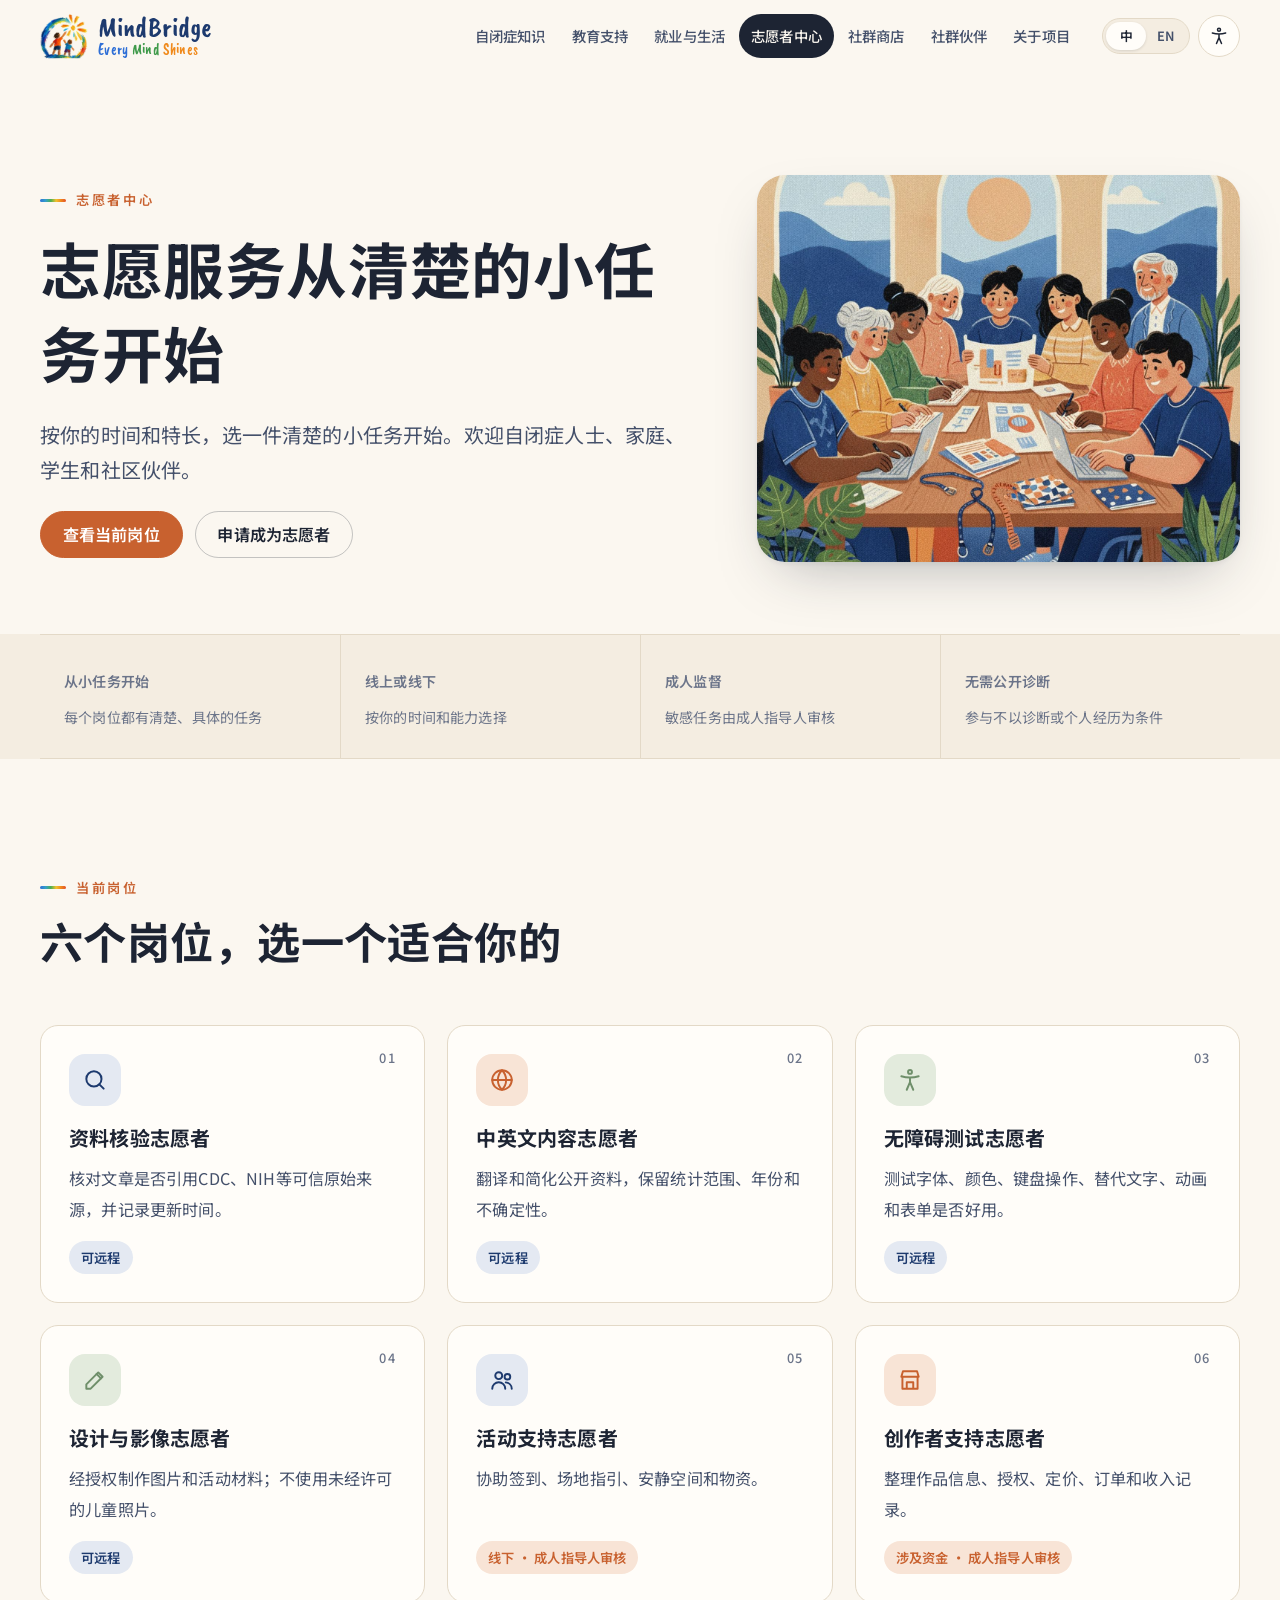
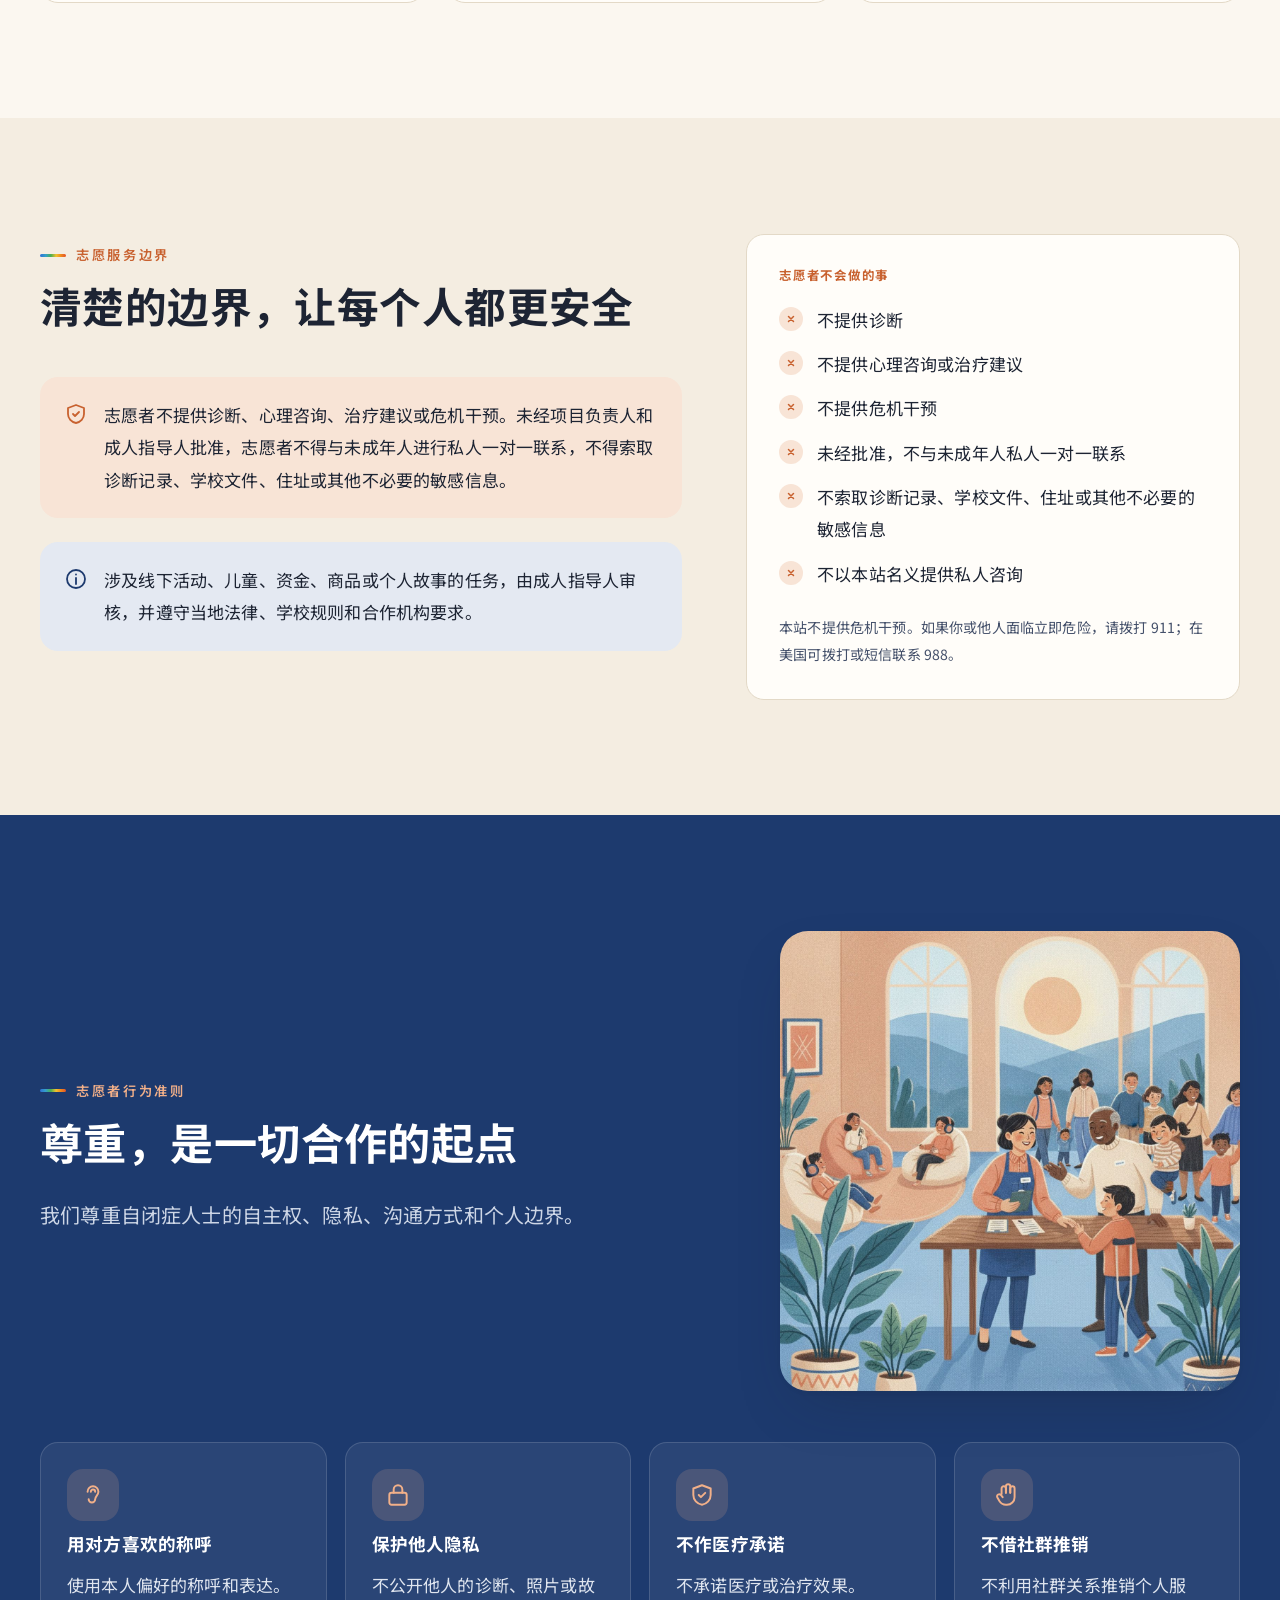
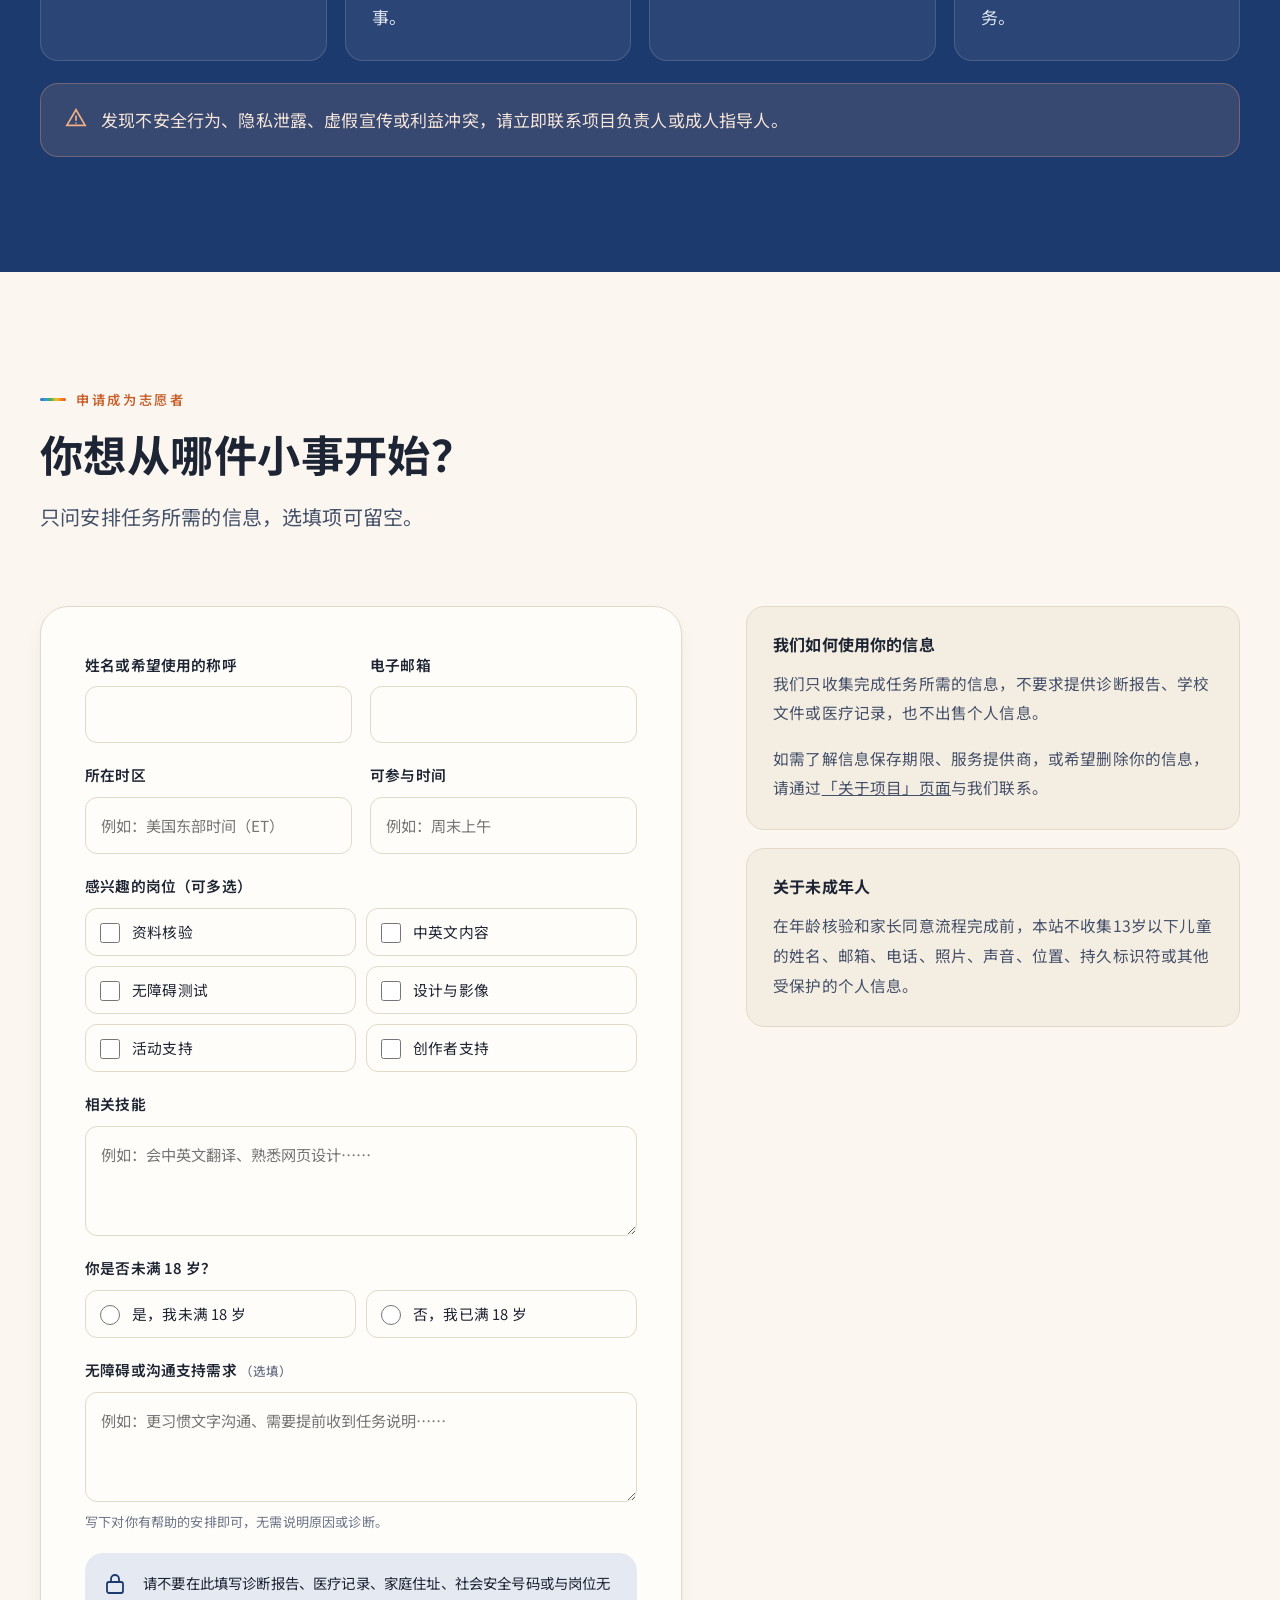
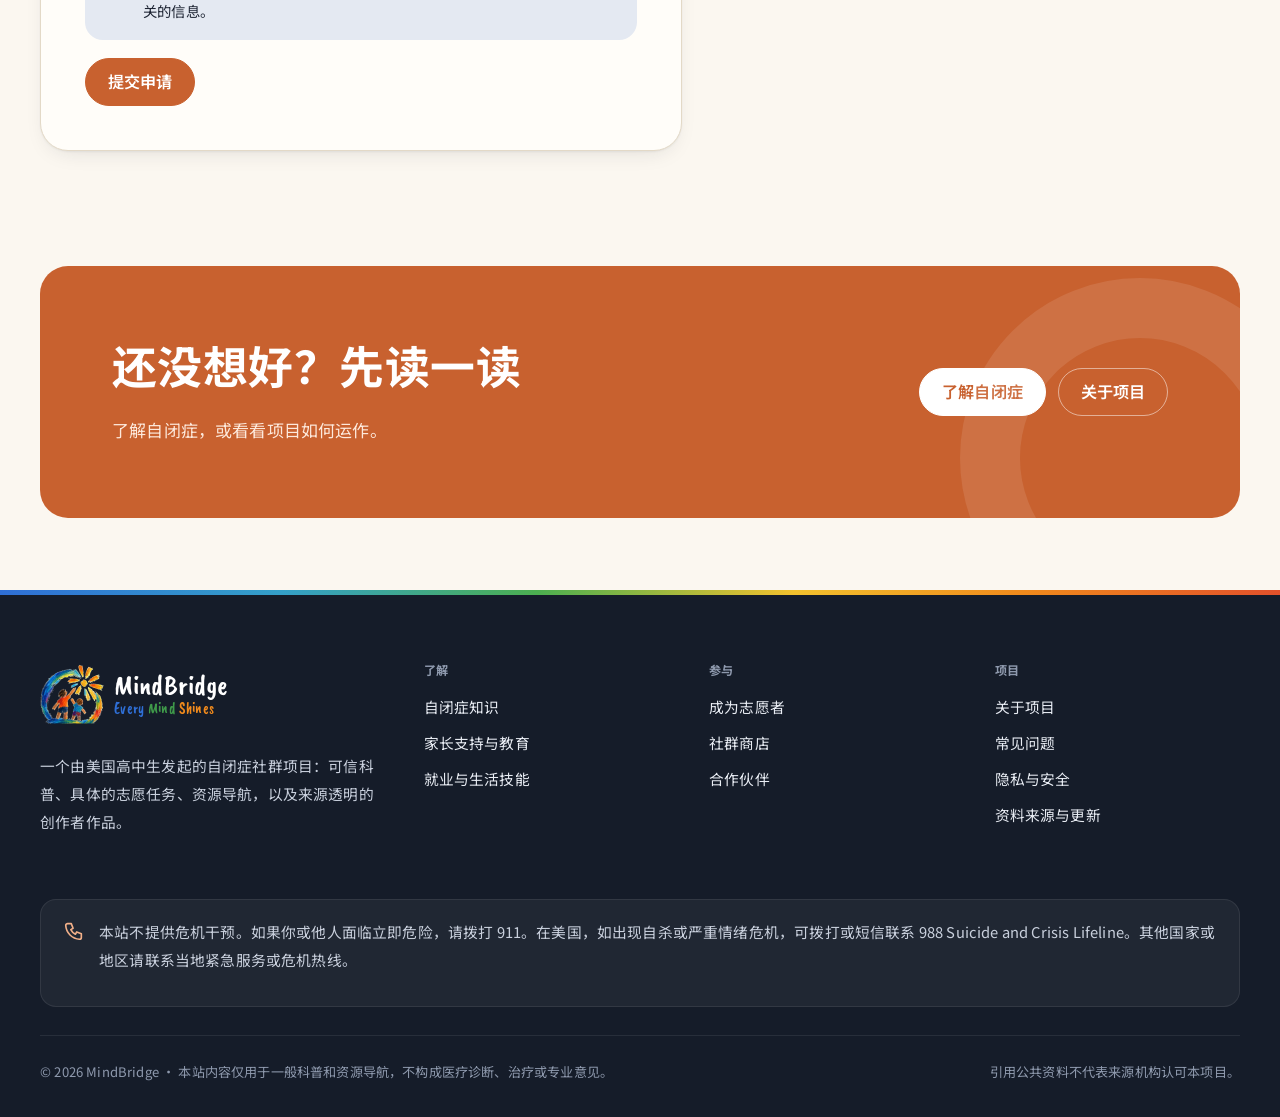
<file: volunteer.html>
<!doctype html>
<html lang="zh-CN" data-lang="zh" class="no-js">
<head>
<meta charset="utf-8">
<meta name="viewport" content="width=device-width, initial-scale=1">
<title>志愿者中心 · MindBridge</title>
<meta name="mb-title-zh" content="志愿者中心 · MindBridge">
<meta name="mb-title-en" content="Volunteer Centre · MindBridge">
<meta name="description" content="MindBridge 志愿者中心：资料核验、翻译、无障碍测试、设计、活动支持与创作者支持岗位，以及清楚的服务边界和行为准则。Volunteer roles, boundaries and code of conduct for the MindBridge autism community project.">
<link rel="icon" type="image/png" href="assets/favicon.png">
<link rel="apple-touch-icon" href="assets/apple-touch-icon.png">
<link rel="preconnect" href="https://fonts.googleapis.com">
<link rel="preconnect" href="https://fonts.gstatic.com" crossorigin>
<link rel="stylesheet" href="https://fonts.googleapis.com/css2?family=Fraunces:ital,opsz,wght@0,9..144,400..700;1,9..144,400..600&family=Caveat+Brush&family=Inter:wght@400;500;600;700&family=Noto+Sans+SC:wght@400;500;700&display=swap">
<link rel="stylesheet" href="css/site.css?v=4">
<script>(function(){var d=document.documentElement;try{var q=new URLSearchParams(location.search).get("lang"),s=localStorage.getItem("mb-lang");d.dataset.lang=q||s||"zh";d.lang=d.dataset.lang==="en"?"en":"zh-CN";d.dataset.size=localStorage.getItem("mb-size")||"m";d.dataset.calm=localStorage.getItem("mb-calm")||"off";var t=localStorage.getItem("mb-theme");if(t&&t!=="auto")d.dataset.theme=t;}catch(e){d.dataset.lang="zh";}})();</script>
<style>
  [hidden] { display: none !important; }
  .role-card { display: flex; flex-direction: column; height: 100%; }
  .role-card .role-n { position: absolute; top: 26px; right: 28px; font: 500 .8rem/1 var(--body); letter-spacing: .12em; color: var(--ink-3); }
  .role-card .chip { margin-top: auto; align-self: flex-start; }
  .conduct { display: grid; grid-template-columns: repeat(4, 1fr); gap: 18px; }
  .conduct > div { padding: 26px; border-radius: var(--radius); background: rgba(255,255,255,.06); border: 1px solid rgba(255,255,255,.14); display: grid; gap: 12px; align-content: start; }
  .conduct .card-icon { margin: 0; background: rgba(242,176,137,.16); color: #f2b089; }
  .conduct p { margin: 0; color: #dfe5ef; }
  @media (max-width: 960px) { .conduct { grid-template-columns: 1fr 1fr; } }
  @media (max-width: 600px) { .conduct { grid-template-columns: 1fr; } }
  .form-card { background: var(--card); border: 1px solid var(--line); border-radius: var(--radius-lg); padding: clamp(24px, 4vw, 44px); box-shadow: var(--shadow); }
  .form fieldset { border: 0; padding: 0; margin: 0; display: grid; gap: 10px; min-width: 0; }
  .form legend { font-weight: 600; font-size: .92rem; padding: 0; margin-bottom: 8px; }
  .opt-grid { display: grid; grid-template-columns: repeat(2, 1fr); gap: 10px; }
  @media (max-width: 560px) { .opt-grid { grid-template-columns: 1fr; } }
  .opt { display: flex; gap: 12px; align-items: flex-start; padding: 12px 14px; border: 1.5px solid var(--line); border-radius: 12px; cursor: pointer; font-size: .92rem; line-height: 1.5; background: var(--card); transition: border-color .2s, background .2s; }
  .opt:has(input:checked) { border-color: var(--indigo); background: var(--indigo-soft); }
  .field .opt input, .opt input { width: 20px; height: 20px; padding: 0; margin: 2px 0 0; flex-shrink: 0; accent-color: var(--indigo); }
  .field .opt { font-weight: 500; }
  .row-2 { display: grid; grid-template-columns: 1fr 1fr; gap: 18px; }
  @media (max-width: 560px) { .row-2 { grid-template-columns: 1fr; } }
  .opt-tag { font-weight: 500; color: var(--ink-3); font-size: .85em; }
  .minor-box { padding: 20px; border-radius: 16px; border: 1.5px dashed var(--terra); background: var(--terra-soft); display: grid; gap: 10px; }
  .side-card { padding: 26px; border-radius: var(--radius); background: var(--paper-2); border: 1px solid var(--line); }
  .side-card h3 { font-family: var(--body); font-size: 1rem; font-weight: 700; margin-bottom: 14px; }
  .side-card p { font-size: .92em; color: var(--ink-2); }
  .form-msg .note-box { margin-top: 4px; }
  .conduct-intro { display: grid; grid-template-columns: 1.1fr .9fr; gap: clamp(28px, 5vw, 72px); align-items: center; margin-bottom: clamp(32px, 4vw, 52px); }
  .conduct-intro .page-hero-art { aspect-ratio: 1 / 1; max-width: 460px; width: 100%; justify-self: end; }
  @media (max-width: 860px) { .conduct-intro { grid-template-columns: 1fr; } .conduct-intro .page-hero-art { justify-self: stretch; max-width: none; aspect-ratio: 4 / 3.2; } }
</style>
</head>
<body>
<header id="site-header"></header>

<main id="main">

  <!-- ============ HERO ============ -->
  <section class="page-hero">
    <div class="wrap page-hero-grid">
      <div class="reveal">
        <span class="eyebrow"><span lang="zh-CN">志愿者中心</span><span lang="en">Volunteer Centre</span></span>
        <h1><span lang="zh-CN">志愿服务从清楚的小任务开始</span><span lang="en">Volunteering starts with one clear, small task</span></h1>
        <p class="lede"><span lang="zh-CN">按你的时间和特长，选一件清楚的小任务开始。欢迎自闭症人士、家庭、学生和社区伙伴。</span><span lang="en">Pick one clear, small task that fits your time and skills. Autistic people, families, students and neighbours all welcome.</span></p>
        <div class="btn-row mt-2">
          <a class="btn btn-terra" href="#roles"><span lang="zh-CN">查看当前岗位</span><span lang="en">See current roles</span></a>
          <a class="btn btn-ghost" href="#apply"><span lang="zh-CN">申请成为志愿者</span><span lang="en">Apply to volunteer</span></a>
        </div>
      </div>
      <div class="page-hero-art reveal">
        <img src="assets/vol.jpg" data-alt-zh="蓝橙色调插画：不同年龄和肤色的志愿者围坐在长桌旁，用笔记本电脑、设计稿和手绘草图一起工作，窗外是蓝色山峦和橙色太阳。" data-alt-en="Blue-and-orange painterly illustration: volunteers of different ages and backgrounds work together at a long table with laptops, layouts and sketches, blue hills and an orange sun through arched windows." alt="">
      </div>
    </div>
  </section>

  <!-- ============ HOW IT WORKS STRIP ============ -->
  <section class="bg-2">
    <div class="wrap honest">
      <div><b><span lang="zh-CN">从小任务开始</span><span lang="en">Small tasks first</span></b><span><span lang="zh-CN">每个岗位都有清楚、具体的任务</span><span lang="en">Every role has a clear, concrete task</span></span></div>
      <div><b><span lang="zh-CN">线上或线下</span><span lang="en">Online or in person</span></b><span><span lang="zh-CN">按你的时间和能力选择</span><span lang="en">Choose what fits your time and skills</span></span></div>
      <div><b><span lang="zh-CN">成人监督</span><span lang="en">Adult oversight</span></b><span><span lang="zh-CN">敏感任务由成人指导人审核</span><span lang="en">Sensitive tasks are reviewed by an adult advisor</span></span></div>
      <div><b><span lang="zh-CN">无需公开诊断</span><span lang="en">No disclosure needed</span></b><span><span lang="zh-CN">参与不以诊断或个人经历为条件</span><span lang="en">Taking part never depends on a diagnosis or story</span></span></div>
    </div>
  </section>

  <!-- ============ ROLES ============ -->
  <section class="section" id="roles">
    <div class="wrap">
      <div class="section-head reveal">
        <span class="eyebrow"><span lang="zh-CN">当前岗位</span><span lang="en">Current roles</span></span>
        <h2><span lang="zh-CN">六个岗位，选一个适合你的</span><span lang="en">Six roles — pick yours</span></h2>
      </div>
      <div class="grid grid-3">
        <article class="card role-card reveal">
          <span class="role-n">01</span>
          <span class="card-icon" data-icon="search"></span>
          <h3><span lang="zh-CN">资料核验志愿者</span><span lang="en">Fact-checking volunteer</span></h3>
          <p><span lang="zh-CN">核对文章是否引用CDC、NIH等可信原始来源，并记录更新时间。</span><span lang="en">Check articles cite trusted original sources (CDC, NIH…) and log update dates.</span></p>
          <span class="chip"><span lang="zh-CN">可远程</span><span lang="en">Remote</span></span>
        </article>
        <article class="card role-card reveal">
          <span class="role-n">02</span>
          <span class="card-icon terra" data-icon="globe"></span>
          <h3><span lang="zh-CN">中英文内容志愿者</span><span lang="en">Chinese–English content volunteer</span></h3>
          <p><span lang="zh-CN">翻译和简化公开资料，保留统计范围、年份和不确定性。</span><span lang="en">Translate and simplify public materials, keeping each statistic's scope, year and uncertainty.</span></p>
          <span class="chip"><span lang="zh-CN">可远程</span><span lang="en">Remote</span></span>
        </article>
        <article class="card role-card reveal">
          <span class="role-n">03</span>
          <span class="card-icon sage" data-icon="a11y"></span>
          <h3><span lang="zh-CN">无障碍测试志愿者</span><span lang="en">Accessibility testing volunteer</span></h3>
          <p><span lang="zh-CN">测试字体、颜色、键盘操作、替代文字、动画和表单是否好用。</span><span lang="en">Test fonts, colours, keyboard use, alt text, animation and forms.</span></p>
          <span class="chip"><span lang="zh-CN">可远程</span><span lang="en">Remote</span></span>
        </article>
        <article class="card role-card reveal">
          <span class="role-n">04</span>
          <span class="card-icon sage" data-icon="pen"></span>
          <h3><span lang="zh-CN">设计与影像志愿者</span><span lang="en">Design &amp; imagery volunteer</span></h3>
          <p><span lang="zh-CN">经授权制作图片和活动材料；不使用未经许可的儿童照片。</span><span lang="en">Create images and materials with permission — never children's photos without consent.</span></p>
          <span class="chip"><span lang="zh-CN">可远程</span><span lang="en">Remote</span></span>
        </article>
        <article class="card role-card reveal">
          <span class="role-n">05</span>
          <span class="card-icon" data-icon="users"></span>
          <h3><span lang="zh-CN">活动支持志愿者</span><span lang="en">Event support volunteer</span></h3>
          <p><span lang="zh-CN">协助签到、场地指引、安静空间和物资。</span><span lang="en">Help with check-in, signage, the quiet space and supplies.</span></p>
          <span class="chip terra"><span lang="zh-CN">线下 · 成人指导人审核</span><span lang="en">In person · advisor-reviewed</span></span>
        </article>
        <article class="card role-card reveal">
          <span class="role-n">06</span>
          <span class="card-icon terra" data-icon="store"></span>
          <h3><span lang="zh-CN">创作者支持志愿者</span><span lang="en">Creator support volunteer</span></h3>
          <p><span lang="zh-CN">整理作品信息、授权、定价、订单和收入记录。</span><span lang="en">Organise artwork details, permissions, pricing, orders and income records.</span></p>
          <span class="chip terra"><span lang="zh-CN">涉及资金 · 成人指导人审核</span><span lang="en">Involves money · advisor-reviewed</span></span>
        </article>
      </div>
    </div>
  </section>

  <!-- ============ BOUNDARIES ============ -->
  <section class="section bg-2" id="boundaries">
    <div class="wrap split wide-left">
      <div class="reveal">
        <span class="eyebrow"><span lang="zh-CN">志愿服务边界</span><span lang="en">Boundaries</span></span>
        <h2 class="mt-1" style="font-size:clamp(1.8rem,3.6vw,2.6rem)"><span lang="zh-CN">清楚的边界，让每个人都更安全</span><span lang="en">Clear boundaries keep everyone safer</span></h2>
        <div class="note-box terra mt-3">
          <span data-icon="shield"></span>
          <div>
            <p><span lang="zh-CN">志愿者不提供诊断、心理咨询、治疗建议或危机干预。未经项目负责人和成人指导人批准，志愿者不得与未成年人进行私人一对一联系，不得索取诊断记录、学校文件、住址或其他不必要的敏感信息。</span><span lang="en">Volunteers do not provide diagnosis, counselling, treatment advice or crisis support. Without approval from the project lead and the adult advisor, volunteers may not contact minors privately one-to-one, and may not ask for diagnostic records, school documents, home addresses or any other unnecessary sensitive information.</span></p>
          </div>
        </div>
        <div class="note-box mt-2">
          <span data-icon="info"></span>
          <div>
            <p><span lang="zh-CN">涉及线下活动、儿童、资金、商品或个人故事的任务，由成人指导人审核，并遵守当地法律、学校规则和合作机构要求。</span><span lang="en">Tasks involving in-person events, children, money, products or personal stories are advisor-reviewed and follow local law, school rules and partner requirements.</span></p>
          </div>
        </div>
      </div>
      <div class="reveal">
        <div class="card" style="padding:32px">
          <h3 style="font-family:var(--body);font-size:.78rem;letter-spacing:.14em;text-transform:uppercase;color:var(--terra);margin-bottom:20px"><span lang="zh-CN">志愿者不会做的事</span><span lang="en">What volunteers don't do</span></h3>
          <ul class="checks crosses">
            <li><span><span lang="zh-CN">不提供诊断</span><span lang="en">No diagnosis</span></span></li>
            <li><span><span lang="zh-CN">不提供心理咨询或治疗建议</span><span lang="en">No counselling or treatment advice</span></span></li>
            <li><span><span lang="zh-CN">不提供危机干预</span><span lang="en">No crisis intervention</span></span></li>
            <li><span><span lang="zh-CN">未经批准，不与未成年人私人一对一联系</span><span lang="en">No private one-to-one contact with minors without approval</span></span></li>
            <li><span><span lang="zh-CN">不索取诊断记录、学校文件、住址或其他不必要的敏感信息</span><span lang="en">No requests for diagnostic records, school documents, addresses or other unnecessary sensitive information</span></span></li>
            <li><span><span lang="zh-CN">不以本站名义提供私人咨询</span><span lang="en">No private consulting in MindBridge's name</span></span></li>
          </ul>
          <p class="muted mt-2" style="font-size:.88rem;margin-bottom:0"><span lang="zh-CN">本站不提供危机干预。如果你或他人面临立即危险，请拨打 911；在美国可拨打或短信联系 988。</span><span lang="en">This site does not provide crisis support. If anyone is in immediate danger, call 911; in the U.S. you can call or text 988.</span></p>
        </div>
      </div>
    </div>
  </section>

  <!-- ============ CODE OF CONDUCT ============ -->
  <section class="section bg-ink" id="conduct">
    <div class="wrap">
      <div class="conduct-intro">
        <div class="reveal">
          <span class="eyebrow"><span lang="zh-CN">志愿者行为准则</span><span lang="en">Code of conduct</span></span>
          <h2 class="mt-1" style="font-size:clamp(1.8rem,3.6vw,2.7rem)"><span lang="zh-CN">尊重，是一切合作的起点</span><span lang="en">Respect comes first</span></h2>
          <p class="lede mt-2"><span lang="zh-CN">我们尊重自闭症人士的自主权、隐私、沟通方式和个人边界。</span><span lang="en">We respect autistic people's autonomy, privacy, ways of communicating and personal boundaries.</span></p>
        </div>
        <div class="page-hero-art reveal">
          <img src="assets/vol2.jpg" data-alt-zh="蓝橙色调插画：活动签到台前，一位志愿者微笑着迎接拄拐的孩子和长者；左侧是摆着懒人沙发的安静角，孩子们戴着降噪耳机休息。" data-alt-en="Blue-and-orange painterly illustration: at an event check-in table a smiling volunteer welcomes a child on crutches and an older man; to the left, children in noise-cancelling headphones rest in a quiet corner with beanbags." alt="" loading="lazy">
        </div>
      </div>
      <div class="conduct">
        <div class="reveal"><span class="card-icon" data-icon="ear"></span><h3 style="font-size:1.1rem"><span lang="zh-CN">用对方喜欢的称呼</span><span lang="en">Use their words</span></h3><p><span lang="zh-CN">使用本人偏好的称呼和表达。</span><span lang="en">Use each person's preferred name and terms.</span></p></div>
        <div class="reveal"><span class="card-icon" data-icon="lock"></span><h3 style="font-size:1.1rem"><span lang="zh-CN">保护他人隐私</span><span lang="en">Protect privacy</span></h3><p><span lang="zh-CN">不公开他人的诊断、照片或故事。</span><span lang="en">Never share anyone else's diagnosis, photos or story.</span></p></div>
        <div class="reveal"><span class="card-icon" data-icon="shield"></span><h3 style="font-size:1.1rem"><span lang="zh-CN">不作医疗承诺</span><span lang="en">No medical promises</span></h3><p><span lang="zh-CN">不承诺医疗或治疗效果。</span><span lang="en">Never promise medical or treatment outcomes.</span></p></div>
        <div class="reveal"><span class="card-icon" data-icon="hands"></span><h3 style="font-size:1.1rem"><span lang="zh-CN">不借社群推销</span><span lang="en">No self-promotion</span></h3><p><span lang="zh-CN">不利用社群关系推销个人服务。</span><span lang="en">Never use community relationships to sell personal services.</span></p></div>
      </div>
      <div class="caveat reveal">
        <svg viewBox="0 0 24 24" fill="none" stroke="currentColor" stroke-width="1.8" stroke-linecap="round" aria-hidden="true"><path d="M12 3 2 20h20z"/><path d="M12 10v4.5M12 17.5v.01"/></svg>
        <p style="margin:0"><span lang="zh-CN">发现不安全行为、隐私泄露、虚假宣传或利益冲突，请立即联系项目负责人或成人指导人。</span><span lang="en">Report unsafe behaviour, privacy leaks, false claims or conflicts of interest to the project lead or adult advisor right away.</span></p>
      </div>
    </div>
  </section>

  <!-- ============ APPLICATION ============ -->
  <section class="section" id="apply">
    <div class="wrap">
      <div class="section-head reveal">
        <span class="eyebrow"><span lang="zh-CN">申请成为志愿者</span><span lang="en">Apply</span></span>
        <h2><span lang="zh-CN">你想从哪件小事开始？</span><span lang="en">Where would you like to start?</span></h2>
        <p class="lede"><span lang="zh-CN">只问安排任务所需的信息，选填项可留空。</span><span lang="en">We only ask what we need to match you. Optional fields can stay blank.</span></p>
      </div>
      <div class="split wide-left">
        <div class="form-card reveal">
          <form class="form" id="volForm" novalidate>
            <div class="row-2">
              <div class="field">
                <label for="vName"><span lang="zh-CN">姓名或希望使用的称呼</span><span lang="en">Name or what you'd like to be called</span></label>
                <input id="vName" name="name" type="text" autocomplete="nickname" required>
              </div>
              <div class="field">
                <label for="vEmail"><span lang="zh-CN">电子邮箱</span><span lang="en">Email</span></label>
                <input id="vEmail" name="email" type="email" autocomplete="email" required>
              </div>
            </div>
            <div class="row-2">
              <div class="field">
                <label for="vTz"><span lang="zh-CN">所在时区</span><span lang="en">Time zone</span></label>
                <input id="vTz" name="timezone" type="text" data-ph-zh="例如：美国东部时间（ET）" data-ph-en="e.g. U.S. Eastern (ET)">
              </div>
              <div class="field">
                <label for="vTime"><span lang="zh-CN">可参与时间</span><span lang="en">When you're available</span></label>
                <input id="vTime" name="availability" type="text" data-ph-zh="例如：周末上午" data-ph-en="e.g. weekend mornings">
              </div>
            </div>

            <fieldset>
              <legend><span lang="zh-CN">感兴趣的岗位（可多选）</span><span lang="en">Roles you're interested in (choose any)</span></legend>
              <div class="opt-grid">
                <label class="opt"><input type="checkbox" name="roles" value="fact-check"><span><span lang="zh-CN">资料核验</span><span lang="en">Fact-checking</span></span></label>
                <label class="opt"><input type="checkbox" name="roles" value="translation"><span><span lang="zh-CN">中英文内容</span><span lang="en">Chinese–English content</span></span></label>
                <label class="opt"><input type="checkbox" name="roles" value="accessibility"><span><span lang="zh-CN">无障碍测试</span><span lang="en">Accessibility testing</span></span></label>
                <label class="opt"><input type="checkbox" name="roles" value="design"><span><span lang="zh-CN">设计与影像</span><span lang="en">Design &amp; imagery</span></span></label>
                <label class="opt"><input type="checkbox" name="roles" value="events"><span><span lang="zh-CN">活动支持</span><span lang="en">Event support</span></span></label>
                <label class="opt"><input type="checkbox" name="roles" value="creators"><span><span lang="zh-CN">创作者支持</span><span lang="en">Creator support</span></span></label>
              </div>
            </fieldset>

            <div class="field">
              <label for="vSkills"><span lang="zh-CN">相关技能</span><span lang="en">Relevant skills</span></label>
              <textarea id="vSkills" name="skills" data-ph-zh="例如：会中英文翻译、熟悉网页设计……" data-ph-en="e.g. Chinese–English translation, web design…"></textarea>
            </div>

            <fieldset>
              <legend><span lang="zh-CN">你是否未满 18 岁？</span><span lang="en">Are you under 18?</span></legend>
              <div class="opt-grid">
                <label class="opt"><input type="radio" name="minor" value="yes" required><span><span lang="zh-CN">是，我未满 18 岁</span><span lang="en">Yes, I'm under 18</span></span></label>
                <label class="opt"><input type="radio" name="minor" value="no"><span><span lang="zh-CN">否，我已满 18 岁</span><span lang="en">No, I'm 18 or older</span></span></label>
              </div>
            </fieldset>

            <div class="minor-box" id="minorBox" hidden>
              <p style="margin:0;font-size:.92rem"><span lang="zh-CN"><b>未成年申请人需要：</b>监护人同意，并确认学校对志愿服务的要求。</span><span lang="en"><b>If you're under 18:</b> we need your guardian's consent, and you should check your school's requirements for volunteering.</span></p>
              <label class="opt"><input type="checkbox" name="guardian" id="vGuardian"><span><span lang="zh-CN">我的监护人已知晓并同意我申请成为志愿者。</span><span lang="en">My parent or guardian knows about and agrees to my application.</span></span></label>
              <label class="opt"><input type="checkbox" name="school" id="vSchool"><span><span lang="zh-CN">我已了解并会遵守学校对校外志愿服务的相关要求。</span><span lang="en">I've checked and will follow my school's requirements for outside volunteering.</span></span></label>
            </div>

            <div class="field">
              <label for="vNeeds"><span lang="zh-CN">无障碍或沟通支持需求</span><span lang="en">Accessibility or communication needs</span> <span class="opt-tag"><span lang="zh-CN">（选填）</span><span lang="en">(optional)</span></span></label>
              <textarea id="vNeeds" name="needs" data-ph-zh="例如：更习惯文字沟通、需要提前收到任务说明……" data-ph-en="e.g. I prefer written communication, I'd like task instructions in advance…"></textarea>
              <span class="hint"><span lang="zh-CN">写下对你有帮助的安排即可，无需说明原因或诊断。</span><span lang="en">Just tell us what helps — no need to explain why or share a diagnosis.</span></span>
            </div>

            <div class="note-box" style="padding:16px 18px;font-size:.9rem">
              <span data-icon="lock"></span>
              <p><span lang="zh-CN">请不要在此填写诊断报告、医疗记录、家庭住址、社会安全号码或与岗位无关的信息。</span><span lang="en">Please don't include diagnostic reports, medical records, your home address, Social Security number or anything unrelated to the role.</span></p>
            </div>

            <div class="form-msg" id="formError" role="alert" hidden>
              <p style="margin:0;color:var(--terra);font-weight:600;font-size:.92rem"><span lang="zh-CN">请填写称呼、有效邮箱，并回答是否未满 18 岁；未成年申请人还需勾选两项确认。</span><span lang="en">Please add your name, a valid email and whether you're under 18. Applicants under 18 also need to tick both confirmations.</span></p>
            </div>

            <div class="btn-row">
              <button class="btn btn-terra" type="submit"><span lang="zh-CN">提交申请</span><span lang="en">Send application</span></button>
            </div>

            <div class="form-msg" id="formMsg" role="status" aria-live="polite" hidden>
              <div class="note-box terra">
                <span data-icon="info"></span>
                <div>
                  <p><span lang="zh-CN"><b>谢谢你的关注！</b>表单提交功能即将开放，本次填写的内容不会被发送或保存。请通过<a href="about.html#contact">「关于项目」页面</a>的联系方式与我们联系。</span><span lang="en"><b>Thanks for your interest!</b> Online submissions are opening soon — what you entered here has not been sent or saved. Please reach us via the contact details on the <a href="about.html#contact">About page</a>.</span></p>
                </div>
              </div>
            </div>
          </form>
        </div>

        <aside class="reveal sticky-col" style="display:grid;gap:18px">
          <div class="side-card">
            <h3><span lang="zh-CN">我们如何使用你的信息</span><span lang="en">How we use your information</span></h3>
            <p><span lang="zh-CN">我们只收集完成任务所需的信息，不要求提供诊断报告、学校文件或医疗记录，也不出售个人信息。</span><span lang="en">We collect only what a task needs, never ask for diagnostic reports, school documents or medical records, and never sell personal information.</span></p>
            <p style="margin:0"><span lang="zh-CN">如需了解信息保存期限、服务提供商，或希望删除你的信息，请通过<a href="about.html#contact">「关于项目」页面</a>与我们联系。</span><span lang="en">To ask about how long we keep information, which service providers we use, or to have your data deleted, contact us via the <a href="about.html#contact">About page</a>.</span></p>
          </div>
          <div class="side-card">
            <h3><span lang="zh-CN">关于未成年人</span><span lang="en">About minors</span></h3>
            <p style="margin:0"><span lang="zh-CN">在年龄核验和家长同意流程完成前，本站不收集13岁以下儿童的姓名、邮箱、电话、照片、声音、位置、持久标识符或其他受保护的个人信息。</span><span lang="en">Until an age-check and parental-consent process is in place, the site does not collect names, emails, phone numbers, photos, voice, location, persistent identifiers or other protected personal information from children under 13.</span></p>
          </div>
        </aside>
      </div>
    </div>
  </section>

  <!-- ============ CTA ============ -->
  <section class="section-tight" style="padding-top:0">
    <div class="wrap">
      <div class="cta-band reveal">
        <div>
          <h2><span lang="zh-CN">还没想好？先读一读</span><span lang="en">Not sure yet? Start by reading</span></h2>
          <p><span lang="zh-CN">了解自闭症，或看看项目如何运作。</span><span lang="en">Learn about autism or see how the project works.</span></p>
        </div>
        <div class="btn-row" style="justify-content:flex-end">
          <a class="btn" href="knowledge.html"><span lang="zh-CN">了解自闭症</span><span lang="en">Understand autism</span></a>
          <a class="btn btn-ghost" href="about.html"><span lang="zh-CN">关于项目</span><span lang="en">About the project</span></a>
        </div>
      </div>
    </div>
  </section>

</main>

<footer id="site-footer"></footer>

<script src="js/site.js?v=4"></script>
<script>
(function () {
  var form = document.getElementById("volForm");
  if (!form) return;
  var box = document.getElementById("minorBox");
  var g = document.getElementById("vGuardian"), s = document.getElementById("vSchool");
  var msg = document.getElementById("formMsg"), err = document.getElementById("formError");

  function syncMinor() {
    var minor = form.querySelector('input[name="minor"]:checked');
    var on = !!minor && minor.value === "yes";
    box.hidden = !on;
    g.required = on; s.required = on;
  }
  form.querySelectorAll('input[name="minor"]').forEach(function (r) { r.addEventListener("change", syncMinor); });
  syncMinor();

  form.addEventListener("submit", function (e) {
    e.preventDefault();
    msg.hidden = true;
    if (!form.checkValidity()) {
      err.hidden = false;
      var bad = form.querySelector(":invalid");
      if (bad) bad.focus();
      return;
    }
    err.hidden = true;
    msg.hidden = false;
    msg.scrollIntoView({ block: "nearest" });
  });
})();
</script>
</body>
</html>
</file>
<file: css/site.css>
/* =========================================================
   MindBridge — design system
   Calm editorial: warm paper, deep indigo ink, terracotta accent
   ========================================================= */

:root {
  --paper: #fbf7f0;
  --paper-2: #f4ede1;
  --sand: #ebe0cc;
  --card: #fffdf9;
  --ink: #1d2433;
  --ink-2: #44506a;
  --ink-3: #6b7489;
  --line: #e3d9c7;
  --indigo: #1d3a6e;
  --indigo-2: #2f4d78;
  --indigo-soft: #e4e9f2;
  --terra: #c8612f;
  --terra-2: #e07a45;
  --terra-soft: #f8e4d6;
  --sage: #6f8f6a;
  --sage-soft: #e3ebdd;
  --gold: #f2a51f;
  --rainbow: linear-gradient(90deg, #2f6fd6 0%, #34a0c9 22%, #4caf50 42%, #f2c12e 62%, #f08a1c 80%, #e2512b 100%);
  --focus: #2f6fde;

  --serif-zh: "Noto Serif SC", "Songti SC", "STSong", serif;
  --sans-zh: "Noto Sans SC", "PingFang SC", "Hiragino Sans GB", "Microsoft YaHei", sans-serif;
  --serif-en: "Fraunces", Georgia, serif;
  --sans-en: "Inter", system-ui, -apple-system, "Segoe UI", sans-serif;
  --display: var(--sans-en), var(--sans-zh);
  --body: var(--sans-en), var(--sans-zh);

  --fs: 17px;
  --radius: 18px;
  --radius-lg: 28px;
  --shadow: 0 1px 2px rgba(29, 36, 51, .05), 0 8px 24px -12px rgba(29, 36, 51, .18);
  --shadow-lg: 0 2px 4px rgba(29, 36, 51, .05), 0 24px 60px -24px rgba(29, 36, 51, .35);
  --wrap: 1200px;
  --ease: cubic-bezier(.2, .7, .2, 1);
}

html[data-size="l"] { --fs: 19px; }
html[data-size="xl"] { --fs: 21.5px; }

/* Calm mode: lower contrast accents, no motion, no imagery saturation */
html[data-calm="on"] {
  --terra: #8a6a58;
  --terra-2: #9d7c69;
  --terra-soft: #efe8e1;
  --indigo: #3b4a60;
  --paper: #f7f5f1;
  --paper-2: #efece6;
}
html[data-calm="on"] img { filter: saturate(.45) contrast(.95); }
html[data-calm="on"] *,
html[data-calm="on"] *::before,
html[data-calm="on"] *::after { animation: none !important; transition: none !important; }

@media (prefers-color-scheme: dark) {
  :root:not([data-theme="light"]) {
    --paper: #14181f; --paper-2: #1a1f28; --sand: #262c37; --card: #1c222c;
    --ink: #eef0f4; --ink-2: #c3c9d6; --ink-3: #959db0; --line: #2d3442;
    --indigo: #9db7e3; --indigo-2: #b7cbee; --indigo-soft: #222c3d;
    --terra: #ef9466; --terra-2: #f4a77e; --terra-soft: #3a2a22;
    --sage: #9cbb95; --sage-soft: #233024;
    --shadow: 0 1px 2px rgba(0,0,0,.3), 0 8px 24px -12px rgba(0,0,0,.6);
    --shadow-lg: 0 24px 60px -24px rgba(0,0,0,.7);
  }
}
:root[data-theme="dark"] {
  --paper: #14181f; --paper-2: #1a1f28; --sand: #262c37; --card: #1c222c;
  --ink: #eef0f4; --ink-2: #c3c9d6; --ink-3: #959db0; --line: #2d3442;
  --indigo: #9db7e3; --indigo-2: #b7cbee; --indigo-soft: #222c3d;
  --terra: #ef9466; --terra-2: #f4a77e; --terra-soft: #3a2a22;
  --sage: #9cbb95; --sage-soft: #233024;
}

/* ---------- Bilingual switching ---------- */
html[data-lang="en"] [lang="zh-CN"]:not(html),
html[data-lang="zh"] [lang="en"]:not(html) { display: none !important; }
html[data-lang="en"] { --display: var(--sans-en), var(--sans-zh); }
html[data-lang="zh"] { --display: var(--sans-en), var(--sans-zh); --body: var(--sans-zh), var(--sans-en); }

/* ---------- Base ---------- */
*, *::before, *::after { box-sizing: border-box; }
html { scroll-behavior: smooth; -webkit-text-size-adjust: 100%; }
@media (prefers-reduced-motion: reduce) {
  html { scroll-behavior: auto; }
  *, *::before, *::after { animation: none !important; transition: none !important; }
}
body {
  margin: 0;
  background: var(--paper);
  color: var(--ink);
  font-family: var(--body);
  font-size: var(--fs);
  line-height: 1.75;
  -webkit-font-smoothing: antialiased;
  text-rendering: optimizeLegibility;
}
html[data-lang="zh"] body { line-height: 1.9; letter-spacing: .01em; }
img { max-width: 100%; display: block; }
a { color: inherit; }
:focus-visible { outline: 3px solid var(--focus); outline-offset: 3px; border-radius: 6px; }
::selection { background: var(--terra-soft); color: var(--ink); }

html[data-lang="en"] h1, html[data-lang="en"] h2 { text-wrap: balance; }
html[data-lang="zh"] :is(h1, h2, h3, h4, blockquote) { word-break: keep-all; overflow-wrap: anywhere; line-break: strict; }
h1, h2, h3, h4 { font-family: var(--display); font-weight: 700; line-height: 1.22; margin: 0; letter-spacing: -.02em; color: var(--ink); }
html[data-lang="zh"] h1, html[data-lang="zh"] h2, html[data-lang="zh"] h3, html[data-lang="zh"] h4 { font-weight: 700; letter-spacing: .01em; line-height: 1.38; }
html[data-lang="zh"] .hero h1 em, html[data-lang="zh"] .prose blockquote { font-weight: 700; }
p { margin: 0 0 1em; }

.wrap { width: min(var(--wrap), 100% - 40px); margin-inline: auto; }
.wrap-narrow { width: min(760px, 100% - 40px); margin-inline: auto; }
.sr-only { position: absolute; width: 1px; height: 1px; overflow: hidden; clip: rect(0 0 0 0); white-space: nowrap; }
.skip { position: absolute; left: 12px; top: -60px; background: var(--ink); color: var(--paper); padding: 10px 16px; border-radius: 10px; z-index: 100; text-decoration: none; }
.skip:focus { top: 12px; }

.eyebrow {
  display: inline-flex; align-items: center; gap: 10px;
  font-family: var(--body); font-size: .78em; font-weight: 600; letter-spacing: .14em; text-transform: uppercase;
  color: var(--terra);
}
html[data-lang="zh"] .eyebrow { letter-spacing: .2em; }
.eyebrow::before { content: ""; width: 26px; height: 3px; background: var(--rainbow); border-radius: 3px; }
.lede { font-size: 1.18em; color: var(--ink-2); line-height: 1.7; max-width: 40em; }
.muted { color: var(--ink-3); }

.section { padding: clamp(64px, 9vw, 120px) 0; }
.section-tight { padding: clamp(40px, 6vw, 72px) 0; }
.section-head { display: grid; gap: 14px; margin-bottom: clamp(32px, 4vw, 52px); max-width: 760px; }
.section-head h2 { font-size: clamp(1.8rem, 3.6vw, 2.7rem); }
.section-head.center { margin-inline: auto; text-align: center; justify-items: center; }
.bg-2 { background: var(--paper-2); }
.bg-ink { background: #1d3a6e; color: #f3efe7; }
.bg-ink h2, .bg-ink h3 { color: #fff; }
.bg-ink .eyebrow { color: #f2b089; }
.bg-ink .lede, .bg-ink .muted { color: #cdd6e6; }
@media (prefers-color-scheme: dark) { :root:not([data-theme="light"]) .bg-ink { background: #1b2a42; } }

/* ---------- Buttons ---------- */
.btn {
  --b: var(--ink); --c: var(--paper);
  display: inline-flex; align-items: center; gap: .55em;
  padding: .82em 1.35em; border-radius: 999px; border: 1.5px solid var(--b);
  background: var(--b); color: var(--c);
  font: 600 .95em/1.2 var(--body); text-decoration: none; cursor: pointer;
  transition: transform .25s var(--ease), box-shadow .25s var(--ease), background .2s;
  min-height: 46px;
}
.btn:hover { transform: translateY(-2px); box-shadow: var(--shadow); }
.btn svg { width: 1.1em; height: 1.1em; }
.btn-terra { --b: var(--terra); --c: #fff; }
.btn-ghost { background: transparent; color: var(--ink); border-color: color-mix(in srgb, var(--ink) 25%, transparent); }
.btn-ghost:hover { border-color: var(--ink); }
.bg-ink .btn-ghost { color: #fff; border-color: rgba(255,255,255,.35); }
.btn-row { display: flex; flex-wrap: wrap; gap: 12px; }
.link-arrow { display: inline-flex; align-items: center; gap: .4em; font-weight: 600; color: var(--terra); text-decoration: none; }
.link-arrow::after { content: "→"; transition: transform .2s var(--ease); }
.link-arrow:hover::after { transform: translateX(4px); }

.chip { align-self: flex-start; width: fit-content; display: inline-flex; align-items: center; gap: 6px; padding: 4px 12px; border-radius: 999px; font-size: .78em; font-weight: 600; background: var(--indigo-soft); color: var(--indigo); }
.chip.terra { background: var(--terra-soft); color: var(--terra); }
.chip.sage { background: var(--sage-soft); color: var(--sage); }
.chip .dot { width: 7px; height: 7px; border-radius: 50%; background: currentColor; }
.chip .dot.pulse { animation: pulse 2s infinite; }
@keyframes pulse { 0%, 100% { opacity: 1; } 50% { opacity: .3; } }

/* ---------- Header ---------- */
.site-header {
  position: sticky; top: 0; z-index: 50;
  background: color-mix(in srgb, var(--paper) 86%, transparent);
  backdrop-filter: saturate(1.4) blur(14px);
  -webkit-backdrop-filter: saturate(1.4) blur(14px);
  border-bottom: 1px solid transparent;
  transition: border-color .3s;
}
.site-header.scrolled { border-bottom-color: var(--line); }
.header-in { display: flex; align-items: center; gap: 20px; height: 72px; }
.brand { display: inline-flex; align-items: center; gap: 10px; text-decoration: none; color: var(--ink); flex-shrink: 0; }
.brand-mark { width: 48px; height: 48px; object-fit: contain; }
.brand-name { font-family: "Caveat Brush", var(--sans-en), cursive; font-weight: 400; font-size: 1.75rem; letter-spacing: .005em; line-height: .9; color: #1d3a6e; }
.brand-name .tagline { display: block; font-family: "Caveat Brush", cursive; font-size: .95rem; letter-spacing: .02em; margin-top: 3px; line-height: 1; }
.nav { display: flex; gap: 2px; margin-left: auto; }
.nav a {
  padding: 8px 12px; border-radius: 999px; text-decoration: none; font-size: .9rem; font-weight: 500; color: var(--ink-2);
  transition: background .2s, color .2s; white-space: nowrap;
}
.nav a:hover { background: var(--paper-2); color: var(--ink); }
.nav a[aria-current="page"] { background: var(--ink); color: var(--paper); }
.header-tools { display: flex; align-items: center; gap: 8px; }
.lang-switch { display: inline-flex; padding: 3px; border-radius: 999px; background: var(--paper-2); border: 1px solid var(--line); }
.lang-switch button {
  border: 0; background: transparent; color: var(--ink-2); font: 600 .8rem/1 var(--body); padding: 8px 11px; border-radius: 999px; cursor: pointer; min-width: 40px;
}
.lang-switch button[aria-pressed="true"] { background: var(--card); color: var(--ink); box-shadow: 0 1px 3px rgba(0,0,0,.12); }
.icon-btn {
  width: 42px; height: 42px; display: grid; place-items: center; border-radius: 50%;
  border: 1px solid var(--line); background: var(--card); color: var(--ink); cursor: pointer;
}
.icon-btn svg { width: 20px; height: 20px; }
.menu-btn { display: none; }

.a11y-panel {
  position: absolute; right: 20px; top: 66px; width: 300px; padding: 20px; border-radius: 20px;
  background: var(--card); border: 1px solid var(--line); box-shadow: var(--shadow-lg);
  display: none; z-index: 60;
}
.a11y-panel.open { display: block; animation: drop .25s var(--ease); }
@keyframes drop { from { opacity: 0; transform: translateY(-6px); } }
.a11y-panel h3 { font-family: var(--body); font-size: .8rem; letter-spacing: .12em; text-transform: uppercase; color: var(--ink-3); margin-bottom: 10px; }
.a11y-row { display: flex; justify-content: space-between; align-items: center; gap: 12px; padding: 10px 0; border-top: 1px solid var(--line); font-size: .92rem; }
.a11y-row:first-of-type { border-top: 0; }
.seg { display: inline-flex; border: 1px solid var(--line); border-radius: 999px; padding: 2px; }
.seg button { border: 0; background: transparent; color: var(--ink-2); padding: 6px 10px; border-radius: 999px; cursor: pointer; font: 600 .82rem/1 var(--body); }
.seg button[aria-pressed="true"] { background: var(--ink); color: var(--paper); }
.toggle { position: relative; width: 46px; height: 26px; border-radius: 999px; background: var(--sand); border: 0; cursor: pointer; flex-shrink: 0; }
.toggle::after { content: ""; position: absolute; top: 3px; left: 3px; width: 20px; height: 20px; border-radius: 50%; background: #fff; box-shadow: 0 1px 3px rgba(0,0,0,.25); transition: transform .2s; }
.toggle[aria-checked="true"] { background: var(--sage); }
.toggle[aria-checked="true"]::after { transform: translateX(20px); }

@media (max-width: 1080px) {
  .nav { display: none; }
  .menu-btn { display: grid; }
  .header-tools { margin-left: auto; }
  .nav.open {
    display: flex; flex-direction: column; position: absolute; left: 0; right: 0; top: 72px;
    background: var(--paper); border-bottom: 1px solid var(--line); padding: 12px 20px 20px; gap: 4px; box-shadow: var(--shadow-lg);
  }
  .nav.open a { padding: 14px 16px; font-size: 1.05rem; }
}

/* ---------- Footer ---------- */
.site-footer { background: #151c29; color: #c9d0dd; padding: 72px 0 32px; font-size: .92rem; }
.site-footer a { color: #e9edf4; text-decoration: none; }
.site-footer a:hover { text-decoration: underline; }
.footer-grid { display: grid; grid-template-columns: 1.4fr repeat(3, 1fr); gap: 40px; }
.footer-grid h4 { font-family: var(--body); font-size: .76rem; letter-spacing: .14em; text-transform: uppercase; color: #8e99ad; margin-bottom: 14px; }
.footer-grid ul { list-style: none; padding: 0; margin: 0; display: grid; gap: 8px; }
.site-footer .brand { color: #fff; }
.site-footer .brand-name { color: #fff; }
.site-footer .brand-mark { width: 64px; height: 64px; }
.crisis {
  margin-top: 48px; padding: 18px 22px; border-radius: 16px; background: rgba(255,255,255,.05); border: 1px solid rgba(255,255,255,.08);
  display: flex; gap: 14px; align-items: flex-start;
}
.crisis svg { width: 22px; height: 22px; flex-shrink: 0; color: #f2b089; margin-top: 2px; }
.crisis strong { color: #fff; }
.footer-legal { margin-top: 28px; padding-top: 24px; border-top: 1px solid rgba(255,255,255,.08); display: flex; flex-wrap: wrap; justify-content: space-between; gap: 12px; color: #8e99ad; font-size: .82rem; }
@media (max-width: 860px) { .footer-grid { grid-template-columns: 1fr 1fr; } .footer-grid > :first-child { grid-column: 1 / -1; } }

/* ---------- Page hero (inner pages) ---------- */
.page-hero { padding: clamp(56px, 8vw, 104px) 0 clamp(40px, 6vw, 72px); position: relative; overflow: hidden; }
.page-hero h1 { font-size: clamp(2.2rem, 5vw, 3.8rem); max-width: 18ch; margin: 18px 0 20px; }
html[data-lang="zh"] .page-hero h1 { max-width: none; }
.page-hero .lede { max-width: 38em; }
.page-hero-grid { display: grid; grid-template-columns: 1.15fr .85fr; gap: clamp(32px, 5vw, 72px); align-items: center; }
.page-hero-art { border-radius: var(--radius-lg); overflow: hidden; aspect-ratio: 4 / 3.2; box-shadow: var(--shadow-lg); }
.page-hero-art img { width: 100%; height: 100%; object-fit: cover; }
@media (max-width: 860px) { .page-hero-grid { grid-template-columns: 1fr; } }

.crumbs { font-size: .85rem; color: var(--ink-3); display: flex; gap: 8px; flex-wrap: wrap; }
.crumbs a { color: var(--ink-3); text-decoration: none; }
.crumbs a:hover { color: var(--ink); }

/* ---------- Cards & grids ---------- */
.grid { display: grid; gap: 22px; }
.grid-2 { grid-template-columns: repeat(2, 1fr); }
.grid-3 { grid-template-columns: repeat(3, 1fr); }
.grid-4 { grid-template-columns: repeat(4, 1fr); }
@media (max-width: 960px) { .grid-3, .grid-4 { grid-template-columns: repeat(2, 1fr); } }
@media (max-width: 640px) { .grid-2, .grid-3, .grid-4 { grid-template-columns: 1fr; } }

.card {
  background: var(--card); border: 1px solid var(--line); border-radius: var(--radius);
  padding: 28px; position: relative; transition: transform .3s var(--ease), box-shadow .3s var(--ease), border-color .3s;
}
.card h3 { font-size: 1.25rem; margin-bottom: 10px; }
.card p { color: var(--ink-2); font-size: .95em; }
.card p:last-child { margin-bottom: 0; }
a.card { text-decoration: none; display: block; }
a.card:hover, .card.hover:hover { transform: translateY(-4px); box-shadow: var(--shadow-lg); border-color: transparent; }
.card-icon {
  width: 52px; height: 52px; border-radius: 16px; display: grid; place-items: center; margin-bottom: 20px;
  background: var(--indigo-soft); color: var(--indigo);
}
.card-icon svg { width: 26px; height: 26px; }
.card-icon.terra { background: var(--terra-soft); color: var(--terra); }
.card-icon.sage { background: var(--sage-soft); color: var(--sage); }

/* Article card */
.a-card { display: flex; flex-direction: column; text-decoration: none; color: inherit; border-radius: var(--radius); overflow: hidden; background: var(--card); border: 1px solid var(--line); transition: transform .35s var(--ease), box-shadow .35s var(--ease); }
.a-card:hover { transform: translateY(-5px); box-shadow: var(--shadow-lg); }
.a-card .thumb { aspect-ratio: 16 / 10; overflow: hidden; background: var(--paper-2); position: relative; }
.a-card .thumb img { width: 100%; height: 100%; object-fit: cover; transition: transform .8s var(--ease); }
.a-card:hover .thumb img { transform: scale(1.04); }
.a-card .thumb .num { position: absolute; left: 16px; top: 14px; font: 600 .8rem/1 var(--body); color: #fff; background: rgba(20,24,32,.55); backdrop-filter: blur(6px); padding: 7px 10px; border-radius: 999px; }
.a-card .body { padding: 22px 24px 26px; display: flex; flex-direction: column; gap: 10px; flex: 1; }
.a-card h3 { font-size: 1.2rem; line-height: 1.35; }
.a-card p { color: var(--ink-2); font-size: .92em; margin: 0; }
.a-card p > span { display: -webkit-box; -webkit-line-clamp: 3; -webkit-box-orient: vertical; overflow: hidden; }
.a-card .thumb { flex-shrink: 0; }
.a-card .meta svg, .index-row .go svg { width: 16px; height: 16px; flex-shrink: 0; }
.index-row .go svg { width: 18px; height: 18px; }
.a-card .meta { margin-top: auto; padding-top: 8px; display: flex; gap: 12px; align-items: center; font-size: .8rem; color: var(--ink-3); }
.thumb.typo { display: grid; place-items: center; background: linear-gradient(135deg, #1d3a6e 0%, #2f4d78 100%); }
.thumb.typo span { font-weight: 700; font-family: var(--display); color: #fff; font-size: 3.2rem; opacity: .9; }

/* Feature (big) article */
.feature { display: grid; grid-template-columns: 1.2fr 1fr; gap: 0; border-radius: var(--radius-lg); overflow: hidden; background: var(--card); border: 1px solid var(--line); text-decoration: none; color: inherit; transition: box-shadow .35s var(--ease); }
.feature:hover { box-shadow: var(--shadow-lg); }
.feature .thumb { min-height: 360px; overflow: hidden; }
.feature .thumb img { width: 100%; height: 100%; object-fit: cover; transition: transform .9s var(--ease); }
.feature:hover .thumb img { transform: scale(1.03); }
.feature .body { padding: clamp(28px, 4vw, 52px); display: flex; flex-direction: column; gap: 16px; justify-content: center; }
.feature h3 { font-size: clamp(1.5rem, 2.6vw, 2.1rem); }
.feature p { color: var(--ink-2); margin: 0; }
@media (max-width: 860px) { .feature { grid-template-columns: 1fr; } .feature .thumb { min-height: 240px; } }

/* List rows (editorial index) */
.index-list { border-top: 1px solid var(--line); }
.index-row { display: grid; grid-template-columns: 64px 1fr auto; gap: 20px; align-items: center; padding: 22px 4px; border-bottom: 1px solid var(--line); text-decoration: none; color: inherit; transition: background .2s, padding .3s var(--ease); }
.index-row:hover { background: var(--paper-2); padding-left: 14px; }
.index-row .n { font-family: var(--sans-en); font-weight: 700; font-size: 1.4rem; color: var(--terra); }
.index-row h3 { font-size: 1.12rem; }
.index-row p { margin: 4px 0 0; color: var(--ink-3); font-size: .88em; }
.index-row .go { width: 40px; height: 40px; border-radius: 50%; border: 1px solid var(--line); display: grid; place-items: center; transition: background .2s, color .2s; }
.index-row:hover .go { background: var(--ink); color: var(--paper); border-color: var(--ink); }

/* Callouts / notes */
.note-box { display: flex; gap: 16px; padding: 22px 24px; border-radius: var(--radius); background: var(--indigo-soft); color: var(--ink); align-items: flex-start; }
.note-box svg { width: 24px; height: 24px; flex-shrink: 0; color: var(--indigo); margin-top: 3px; }
.note-box.terra { background: var(--terra-soft); }
.note-box.terra svg { color: var(--terra); }
.note-box p:last-child { margin: 0; }

/* Checklist */
.checks { list-style: none; padding: 0; margin: 0; display: grid; gap: 12px; }
.checks li { display: grid; grid-template-columns: 26px 1fr; gap: 12px; align-items: start; }
.checks li::before {
  content: ""; width: 24px; height: 24px; border-radius: 50%; margin-top: 3px;
  background: var(--sage-soft) url("data:image/svg+xml,%3Csvg xmlns='http://www.w3.org/2000/svg' viewBox='0 0 24 24' fill='none' stroke='%236f8f6a' stroke-width='3' stroke-linecap='round' stroke-linejoin='round'%3E%3Cpath d='M6 12.5l4 4 8-9'/%3E%3C/svg%3E") center / 14px no-repeat;
}
.crosses li::before {
  background: var(--terra-soft) url("data:image/svg+xml,%3Csvg xmlns='http://www.w3.org/2000/svg' viewBox='0 0 24 24' fill='none' stroke='%23c8612f' stroke-width='3' stroke-linecap='round'%3E%3Cpath d='M7 7l10 10M17 7L7 17'/%3E%3C/svg%3E") center / 12px no-repeat;
}

/* Steps */
.steps { counter-reset: s; display: grid; gap: 0; }
.step { counter-increment: s; display: grid; grid-template-columns: 56px 1fr; gap: 18px; padding: 18px 0; position: relative; }
.step::before { content: counter(s, decimal-leading-zero); font: 700 1rem/56px var(--sans-en); text-align: center; width: 56px; height: 56px; border-radius: 50%; background: var(--card); border: 1px solid var(--line); color: var(--terra); position: relative; z-index: 1; }
.step:not(:last-child)::after { content: ""; position: absolute; left: 28px; top: 74px; bottom: -18px; width: 1px; background: var(--line); }
.step h4 { font-family: var(--body); font-size: 1.02rem; font-weight: 700; margin: 6px 0 4px; }
.step p { color: var(--ink-2); margin: 0; font-size: .95em; }

/* Tables */
.table-wrap { overflow-x: auto; border: 1px solid var(--line); border-radius: var(--radius); background: var(--card); }
table { width: 100%; border-collapse: collapse; font-size: .92em; }
th, td { text-align: left; padding: 14px 18px; border-bottom: 1px solid var(--line); vertical-align: top; }
th { font-size: .78em; letter-spacing: .1em; text-transform: uppercase; color: var(--ink-3); background: var(--paper-2); }
tr:last-child td { border-bottom: 0; }

/* FAQ */
.faq details { border-bottom: 1px solid var(--line); }
.faq summary { list-style: none; cursor: pointer; padding: 22px 48px 22px 0; position: relative; font-weight: 600; font-size: 1.05em; }
.faq summary::-webkit-details-marker { display: none; }
.faq summary::after { content: "+"; position: absolute; right: 6px; top: 50%; transform: translateY(-50%); width: 32px; height: 32px; border-radius: 50%; border: 1px solid var(--line); display: grid; place-items: center; font-weight: 400; font-size: 1.2rem; transition: transform .25s; }
.faq details[open] summary::after { transform: translateY(-50%) rotate(45deg); background: var(--ink); color: var(--paper); border-color: var(--ink); }
.faq .ans { padding: 0 48px 24px 0; color: var(--ink-2); }

/* Forms */
.form { display: grid; gap: 18px; }
.field { display: grid; gap: 8px; }
.field label { font-weight: 600; font-size: .92rem; }
.field .hint { font-size: .82rem; color: var(--ink-3); }
.field input, .field select, .field textarea {
  font: inherit; font-size: .95rem; padding: 13px 15px; border-radius: 12px; border: 1.5px solid var(--line); background: var(--card); color: var(--ink); width: 100%;
}
.field textarea { min-height: 110px; resize: vertical; }
.field input:focus, .field select:focus, .field textarea:focus { outline: none; border-color: var(--indigo); box-shadow: 0 0 0 4px var(--indigo-soft); }

/* Placeholder marker for info to fill before launch */
.todo { background: repeating-linear-gradient(-45deg, var(--terra-soft), var(--terra-soft) 6px, transparent 6px, transparent 12px); border: 1px dashed var(--terra); color: var(--terra); padding: 2px 8px; border-radius: 6px; font-size: .88em; font-weight: 600; }

/* Reveal on scroll */
.reveal { opacity: 0; transform: translateY(18px); transition: opacity .8s var(--ease), transform .8s var(--ease); }
.reveal.in { opacity: 1; transform: none; }
html.no-js .reveal, html[data-calm="on"] .reveal { opacity: 1; transform: none; }

/* ---------- Home: hero ---------- */
.hero { position: relative; padding: clamp(40px, 6vw, 80px) 0 0; overflow: hidden; }
.hero-grid { display: grid; grid-template-columns: 1fr; gap: 40px; text-align: center; justify-items: center; }
.hero h1 { font-size: clamp(2.6rem, 6.6vw, 5.4rem); line-height: 1.06; max-width: 14ch; letter-spacing: -.025em; }
html[data-lang="zh"] .hero h1 { line-height: 1.22; max-width: 13em; letter-spacing: .02em; font-size: clamp(2.4rem, 6vw, 4.8rem); }
.hero h1 em { font-style: normal; color: var(--terra); }
html[data-lang="zh"] .hero h1 em { font-style: normal; }
.hero .lede { margin: 0 auto; text-align: center; max-width: 36em; }
.hero-badges { display: flex; flex-wrap: wrap; gap: 10px; justify-content: center; }
.hero-art { position: relative; margin-top: clamp(32px, 5vw, 56px); }
.hero-art .frame { border-radius: var(--radius-lg) var(--radius-lg) 0 0; overflow: hidden; aspect-ratio: 815 / 350; max-height: 520px; width: 100%; }
.hero-art .frame img { width: 100%; height: 100%; object-fit: cover; }
.hero-float {
  position: absolute; background: var(--card); border: 1px solid var(--line); border-radius: 18px; padding: 14px 18px; box-shadow: var(--shadow-lg);
  display: flex; align-items: center; gap: 12px; font-size: .86rem; max-width: 280px; text-align: left; animation: bob 6s ease-in-out infinite;
}
.hero-float b { display: block; font-size: .95rem; }
.hero-float .ic { width: 40px; height: 40px; border-radius: 12px; display: grid; place-items: center; flex-shrink: 0; }
.hero-float .ic svg { width: 22px; height: 22px; }
.hero-float.f1 { left: -12px; top: 18%; }
.hero-float.f2 { right: -12px; top: 46%; animation-delay: -3s; }
@keyframes bob { 0%, 100% { transform: translateY(0); } 50% { transform: translateY(-8px); } }
@media (max-width: 860px) { .hero-float { display: none; } }

/* Honesty strip */
.honest { display: grid; grid-template-columns: repeat(4, 1fr); border-top: 1px solid var(--line); border-bottom: 1px solid var(--line); }
.honest > div { padding: 28px 24px; border-left: 1px solid var(--line); display: grid; gap: 6px; }
.honest > div:first-child { border-left: 0; }
.honest b { font-family: var(--display); font-size: 1.15rem; font-weight: 600; }
.honest span { color: var(--ink-3); font-size: .88rem; }
@media (max-width: 860px) { .honest { grid-template-columns: 1fr 1fr; } .honest > div:nth-child(3) { border-left: 0; } .honest > div:nth-child(n+3) { border-top: 1px solid var(--line); } }

/* Pillars (bento) */
.bento { display: grid; grid-template-columns: repeat(6, 1fr); grid-auto-rows: minmax(220px, auto); gap: 18px; }
.tile { border-radius: var(--radius-lg); padding: 30px; position: relative; overflow: hidden; text-decoration: none; color: inherit; display: flex; flex-direction: column; gap: 10px; transition: transform .35s var(--ease), box-shadow .35s var(--ease); border: 1px solid var(--line); background: var(--card); }
.tile:hover { transform: translateY(-4px); box-shadow: var(--shadow-lg); }
.tile h3 { font-size: 1.5rem; }
.tile p { color: var(--ink-2); margin: 0; max-width: 30em; }
.tile .link-arrow { margin-top: auto; padding-top: 12px; }
.tile .num { font: 500 .8rem/1 var(--body); letter-spacing: .12em; color: var(--ink-3); }
.tile.t1 { grid-column: span 4; grid-row: span 2; background: #1d3a6e; color: #fff; border: 0; padding: 0; }
.tile.t1 .in { padding: 36px; display: flex; flex-direction: column; gap: 12px; position: relative; z-index: 1; height: 100%; }
.tile.t1 h3 { color: #fff; font-size: clamp(1.8rem, 3vw, 2.4rem); max-width: 14em; }
.tile.t1 p { color: #d4dcea; }
.tile.t1 .num { color: #9fb0cc; }
.tile.t1 .link-arrow { color: #f2b089; }
.tile.t1 img { position: absolute; right: 0; bottom: 0; width: 58%; height: 100%; object-fit: cover; mask-image: linear-gradient(to right, transparent 0%, #000 45%); -webkit-mask-image: linear-gradient(to right, transparent 0%, #000 45%); opacity: .9; }
.tile.t2 { grid-column: span 2; background: var(--terra-soft); border-color: transparent; }
.tile.t3 { grid-column: span 2; background: var(--sage-soft); border-color: transparent; }
.tile.t4 { grid-column: span 6; flex-direction: row; align-items: center; gap: 32px; }
.tile.t4 > div { flex: 1; }
@media (max-width: 960px) { .bento { grid-template-columns: 1fr 1fr; } .tile.t1, .tile.t4 { grid-column: span 2; } .tile.t2, .tile.t3 { grid-column: span 1; } .tile.t1 img { opacity: .25; width: 100%; } .tile.t4 { flex-direction: column; align-items: flex-start; } }
@media (max-width: 600px) { .bento { grid-template-columns: 1fr; } .tile.t1, .tile.t2, .tile.t3, .tile.t4 { grid-column: span 1; } }

/* Numbers in context */
.numbers { display: grid; grid-template-columns: 1fr 1fr; gap: 22px; }
.num-card { background: rgba(255,255,255,.05); border: 1px solid rgba(255,255,255,.12); border-radius: var(--radius-lg); padding: 32px; display: grid; gap: 18px; }
.num-card .big { font-family: var(--sans-en); font-size: clamp(3rem, 7vw, 5rem); line-height: 1; color: #fff; letter-spacing: -.04em; font-weight: 700; }
.num-card .big small { font-size: .4em; color: #f2b089; margin-left: 8px; letter-spacing: 0; }
.num-card .src { font-size: .82rem; color: #9fb0cc; }
.dots { display: flex; flex-wrap: wrap; gap: 6px; }
.dots i { width: 14px; height: 14px; border-radius: 50%; background: rgba(255,255,255,.16); transition: background .4s; }
.dots.d127 { gap: 4px; }
.dots.d127 i { width: 9px; height: 9px; }
.dots i.on { background: #f2b089; box-shadow: 0 0 0 3px rgba(242,176,137,.25); }

.caveat { margin-top: 22px; display: flex; gap: 14px; align-items: flex-start; padding: 20px 24px; border-radius: 18px; background: rgba(242,176,137,.12); border: 1px solid rgba(242,176,137,.3); color: #f6e6da; }
.caveat svg { width: 22px; height: 22px; color: #f2b089; flex-shrink: 0; margin-top: 3px; }
.aware-day { display: flex; gap: 22px; align-items: center; margin-top: 22px; padding: 24px 28px; border-radius: var(--radius-lg); background: rgba(255,255,255,.05); border: 1px solid rgba(255,255,255,.12); }
.aware-day .date { font-weight: 700; font-family: var(--sans-en); font-size: 2.6rem; line-height: 1; color: #fff; text-align: center; flex-shrink: 0; }
.aware-day .date small { display: block; font: 600 .7rem/1 var(--body); letter-spacing: .16em; color: #f2b089; margin-top: 6px; text-transform: uppercase; }
@media (max-width: 760px) { .numbers { grid-template-columns: 1fr; } }

/* Spectrum demo */
.spectrum { display: grid; grid-template-columns: .9fr 1.1fr; gap: clamp(28px, 5vw, 64px); align-items: center; }
.line-myth { position: relative; padding: 26px 0; }
.line-myth .bar { height: 10px; border-radius: 99px; background: linear-gradient(90deg, var(--sage-soft), var(--terra)); position: relative; }
.line-myth .labels { display: flex; justify-content: space-between; font-size: .85rem; color: var(--ink-3); margin-top: 10px; }
.line-myth .strike { position: absolute; left: -2%; right: -2%; top: 26px; height: 10px; }
.line-myth .strike::after { content: ""; position: absolute; left: 0; right: 0; top: 50%; height: 3px; background: var(--ink); transform: rotate(-4deg); border-radius: 3px; }
.profiles { display: grid; gap: 18px; }
.profile { background: var(--card); border: 1px solid var(--line); border-radius: var(--radius); padding: 22px 24px; }
.profile-head { display: flex; justify-content: space-between; align-items: baseline; gap: 12px; margin-bottom: 14px; }
.profile-head b { font-family: var(--display); font-size: 1.1rem; }
.profile-head span { font-size: .82rem; color: var(--ink-3); }
.trait { display: grid; grid-template-columns: 9em 1fr; gap: 14px; align-items: center; font-size: .85rem; padding: 5px 0; }
html[data-lang="en"] .trait { grid-template-columns: 11em 1fr; }
.trait .track { height: 8px; border-radius: 99px; background: var(--paper-2); overflow: hidden; }
.trait .fill { height: 100%; border-radius: 99px; background: var(--indigo); width: 0; transition: width 1.2s var(--ease); }
.trait .fill.s { background: var(--terra); }
.legend { display: flex; gap: 18px; font-size: .8rem; color: var(--ink-3); margin-top: 10px; flex-wrap: wrap; }
.legend i { display: inline-block; width: 10px; height: 10px; border-radius: 3px; margin-right: 6px; vertical-align: middle; }
@media (max-width: 860px) { .spectrum { grid-template-columns: 1fr; } .trait, html[data-lang="en"] .trait { grid-template-columns: 1fr; gap: 4px; } }

/* Status (honest progress) */
.status-list { display: grid; gap: 14px; }
.status { display: grid; grid-template-columns: auto 1fr auto; gap: 18px; align-items: center; padding: 20px 24px; border-radius: var(--radius); background: var(--card); border: 1px solid var(--line); }
.status .ic { width: 46px; height: 46px; border-radius: 14px; display: grid; place-items: center; background: var(--paper-2); }
.status .ic svg { width: 22px; height: 22px; }
.status h4 { font-family: var(--body); font-size: 1rem; font-weight: 700; }
.status p { margin: 2px 0 0; font-size: .88rem; color: var(--ink-3); }
@media (max-width: 600px) { .status { grid-template-columns: auto 1fr; } .status .chip { grid-column: 2; justify-self: start; } }

/* CTA band */
.cta-band { border-radius: var(--radius-lg); background: var(--terra); color: #fff; padding: clamp(36px, 6vw, 72px); display: grid; grid-template-columns: 1.4fr 1fr; gap: 36px; align-items: center; position: relative; overflow: hidden; }
.cta-band h2 { color: #fff; font-size: clamp(1.8rem, 3.6vw, 2.8rem); }
.cta-band p { color: #fde9dc; margin: 14px 0 0; }
.cta-band .btn { --b: #fff; --c: var(--terra); }
.cta-band .btn-ghost { color: #fff; border-color: rgba(255,255,255,.5); background: transparent; }
.cta-band::after { content: ""; position: absolute; right: -80px; bottom: -120px; width: 360px; height: 360px; border-radius: 50%; border: 60px solid rgba(255,255,255,.08); }
@media (max-width: 860px) { .cta-band { grid-template-columns: 1fr; } }
html[data-calm="on"] .cta-band { background: var(--indigo); }

/* ---------- Article reader ---------- */
.progress { position: fixed; top: 0; left: 0; height: 4px; background: var(--rainbow); width: 0; z-index: 70; }
.article-hero { padding: clamp(40px, 6vw, 72px) 0 0; }
.article-hero .tagline { display: flex; flex-wrap: wrap; gap: 10px; align-items: center; margin: 18px 0; }
.article-hero h1 { font-size: clamp(2rem, 4.6vw, 3.4rem); max-width: 22ch; }
html[data-lang="zh"] .article-hero h1 { max-width: none; }
.article-hero .dek { font-size: 1.2em; color: var(--ink-2); max-width: 38em; margin: 22px 0 0; line-height: 1.7; }
.article-meta { display: flex; flex-wrap: wrap; gap: 8px 22px; font-size: .86rem; color: var(--ink-3); margin-top: 26px; align-items: center; }
.article-meta .sep { width: 4px; height: 4px; border-radius: 50%; background: var(--ink-3); opacity: .5; }
.article-cover { margin-top: 40px; border-radius: var(--radius-lg); overflow: hidden; aspect-ratio: 21 / 9; background: var(--paper-2); }
.article-cover img { width: 100%; height: 100%; object-fit: cover; }
.article-cover.square { aspect-ratio: 21 / 9; }
.article-layout { display: grid; grid-template-columns: 220px minmax(0, 720px) 1fr; gap: clamp(24px, 4vw, 64px); padding: 56px 0 40px; }
.toc { position: sticky; top: 100px; align-self: start; font-size: .86rem; }
.toc h4 { font-family: var(--body); font-size: .72rem; letter-spacing: .14em; text-transform: uppercase; color: var(--ink-3); margin-bottom: 12px; }
.toc ol { list-style: none; padding: 0; margin: 0; border-left: 2px solid var(--line); }
.toc a { display: block; padding: 7px 0 7px 16px; margin-left: -2px; border-left: 2px solid transparent; text-decoration: none; color: var(--ink-3); line-height: 1.45; transition: color .2s, border-color .2s; }
.toc a:hover { color: var(--ink); }
.toc a.active { color: var(--ink); border-left-color: var(--terra); font-weight: 600; }
.reader-tools { display: grid; gap: 8px; margin-top: 28px; }
.reader-tools button { display: flex; align-items: center; gap: 10px; width: 100%; padding: 10px 14px; border-radius: 12px; border: 1px solid var(--line); background: var(--card); color: var(--ink-2); font: 500 .85rem/1.2 var(--body); cursor: pointer; text-align: left; }
.reader-tools button:hover { color: var(--ink); border-color: var(--ink-3); }
.reader-tools button[aria-pressed="true"] { background: var(--ink); color: var(--paper); border-color: var(--ink); }
.reader-tools svg { width: 17px; height: 17px; flex-shrink: 0; }
@media (max-width: 1100px) { .article-layout { grid-template-columns: minmax(0, 1fr); max-width: 760px; margin-inline: auto; } .toc { position: static; display: none; } .reader-tools-mobile { display: flex !important; } }
.reader-tools-mobile { display: none; gap: 8px; flex-wrap: wrap; margin-top: 22px; }
.reader-tools-mobile button { padding: 9px 14px; border-radius: 999px; border: 1px solid var(--line); background: var(--card); color: var(--ink-2); font: 500 .85rem/1 var(--body); cursor: pointer; display: inline-flex; gap: 8px; align-items: center; }
.reader-tools-mobile button[aria-pressed="true"] { background: var(--ink); color: var(--paper); }
.reader-tools-mobile svg { width: 16px; height: 16px; }

.prose { font-size: 1.06em; }
.prose > * + * { margin-top: 1.1em; }
.prose p { margin-bottom: 0; color: var(--ink); }
.prose h2 + * { margin-top: .7em; }
.prose .summary { font-size: 1.08em; padding: 24px 28px; border-radius: var(--radius); background: var(--paper-2); border-left: 4px solid var(--terra); color: var(--ink-2); }
.prose .summary b { display: block; font-size: .72rem; letter-spacing: .14em; text-transform: uppercase; color: var(--terra); margin-bottom: 6px; }
.prose h2 { font-size: 1.6rem; margin-top: 2.2em; scroll-margin-top: 100px; }
.prose ul, .prose ol { padding-left: 0; list-style: none; display: grid; gap: .6em; }
.prose ul li { position: relative; padding-left: 1.6em; }
.prose ul li::before { content: ""; position: absolute; left: .2em; top: .78em; width: 8px; height: 8px; border-radius: 50%; background: var(--terra); }
.prose ol { counter-reset: o; }
.prose ol li { counter-increment: o; position: relative; padding: 16px 18px 16px 62px; background: var(--card); border: 1px solid var(--line); border-radius: 14px; }
.prose ol li::before { content: counter(o); position: absolute; left: 16px; top: 14px; width: 32px; height: 32px; border-radius: 50%; background: var(--indigo); color: #fff; display: grid; place-items: center; font: 600 .9rem/1 var(--body); }
.prose blockquote { margin: 2em 0; padding: 0 0 0 28px; border-left: 3px solid var(--terra); font-family: var(--display); font-weight: 600; font-size: 1.3em; line-height: 1.6; color: var(--ink); }
.prose .callout { display: flex; gap: 14px; padding: 20px 22px; border-radius: 16px; background: var(--terra-soft); font-size: .95em; }
.prose .callout svg { width: 22px; height: 22px; flex-shrink: 0; color: var(--terra); margin-top: 4px; }
.prose .stats { display: grid; grid-template-columns: repeat(auto-fit, minmax(200px, 1fr)); gap: 14px; margin: 1.6em 0; }
.prose .stat { padding: 24px; border-radius: 18px; background: #1d3a6e; color: #fff; }
.prose .stat .v { font-weight: 700; letter-spacing: -.03em; font-family: var(--sans-en); font-size: 2.6rem; line-height: 1; }
.prose .stat .l { margin-top: 10px; font-weight: 600; font-size: .92rem; }
.prose .stat .s { font-size: .82rem; color: #c7d2e6; margin-top: 4px; }
.prose .stat-note { font-size: .88em; color: var(--ink-3); display: flex; gap: 10px; }
.keywords { display: flex; flex-wrap: wrap; gap: 8px; }
.sources { margin-top: 3em; padding-top: 2em; border-top: 1px solid var(--line); }
.sources h3 { font-family: var(--body); font-size: .76rem; letter-spacing: .14em; text-transform: uppercase; color: var(--ink-3); margin-bottom: 14px; }
.sources ol { list-style: none; padding: 0; margin: 0; display: grid; gap: 8px; counter-reset: src; }
.sources li { counter-increment: src; display: grid; grid-template-columns: 28px 1fr; font-size: .92em; }
.sources li::before { content: counter(src) "."; color: var(--ink-3); }
.sources a { color: var(--indigo); text-underline-offset: 3px; }
.article-note { margin-top: 2em; font-size: .86em; color: var(--ink-3); padding: 18px 20px; border-radius: 14px; border: 1px dashed var(--line); }
.pn { display: grid; grid-template-columns: 1fr 1fr; gap: 16px; margin-top: 3em; }
.pn a { padding: 22px 24px; border-radius: var(--radius); border: 1px solid var(--line); background: var(--card); text-decoration: none; display: grid; gap: 6px; transition: box-shadow .3s; }
.pn a:hover { box-shadow: var(--shadow); }
.pn a.next { text-align: right; }
.pn small { color: var(--ink-3); font-size: .78rem; letter-spacing: .1em; text-transform: uppercase; }
.pn b { font-family: var(--display); font-weight: 600; line-height: 1.4; }
@media (max-width: 600px) { .pn { grid-template-columns: 1fr; } }

/* Tool block inside articles */
.tool { margin: 2.6em 0; border-radius: var(--radius-lg); border: 1px solid var(--line); background: var(--card); overflow: hidden; box-shadow: var(--shadow); font-size: .95rem; }
.tool-head { padding: 22px 26px; background: #1d3a6e; color: #fff; display: flex; gap: 14px; align-items: center; }
.tool-head svg { width: 28px; height: 28px; color: #f2b089; flex-shrink: 0; }
.tool-head b { display: block; font-family: var(--display); font-size: 1.2rem; font-weight: 600; }
.tool-head span { font-size: .85rem; color: #c7d2e6; }
.tool-body { padding: 24px 26px; }
.tool-foot { padding: 14px 26px; background: var(--paper-2); font-size: .8rem; color: var(--ink-3); display: flex; flex-wrap: wrap; gap: 10px; justify-content: space-between; align-items: center; }
.tool .btn { font-size: .85rem; padding: .6em 1.1em; min-height: 40px; }

/* AAC board */
.aac { display: grid; grid-template-columns: repeat(4, 1fr); gap: 12px; }
.aac button { aspect-ratio: 1; border-radius: 18px; border: 2px solid var(--line); background: var(--paper); display: flex; flex-direction: column; align-items: center; justify-content: center; gap: 8px; cursor: pointer; font: 600 .9rem/1.2 var(--body); color: var(--ink); padding: 8px; transition: transform .15s, border-color .15s, background .15s; }
.aac button:hover { border-color: var(--indigo); }
.aac button:active, .aac button.hit { transform: scale(.95); background: var(--indigo-soft); border-color: var(--indigo); }
.aac .em { font-size: 2rem; line-height: 1; }
.aac-out { display: flex; gap: 8px; align-items: center; min-height: 56px; padding: 10px 14px; border-radius: 14px; background: var(--paper-2); margin-bottom: 16px; flex-wrap: wrap; }
.aac-out .w { padding: 6px 12px; border-radius: 999px; background: var(--card); border: 1px solid var(--line); font-weight: 600; font-size: .9rem; }
.aac-out .ph { color: var(--ink-3); font-size: .9rem; }
@media (max-width: 520px) { .aac { grid-template-columns: repeat(3, 1fr); } }

/* Quiz / checklist tool */
.qlist { display: grid; gap: 10px; }
.qitem { display: flex; gap: 14px; align-items: flex-start; padding: 14px 16px; border-radius: 14px; border: 1.5px solid var(--line); cursor: pointer; transition: border-color .2s, background .2s; }
.qitem input { width: 22px; height: 22px; accent-color: var(--sage); margin-top: 3px; flex-shrink: 0; }
.qitem:has(input:checked) { border-color: var(--sage); background: var(--sage-soft); }
.meter { height: 10px; border-radius: 99px; background: var(--paper-2); overflow: hidden; margin: 18px 0 8px; }
.meter i { display: block; height: 100%; width: 0; background: var(--sage); border-radius: 99px; transition: width .5s var(--ease); }
.verdict { font-weight: 600; }

/* ABC log */
.abc { display: grid; grid-template-columns: repeat(3, 1fr); gap: 14px; }
.abc .field label { display: flex; align-items: center; gap: 8px; }
.abc .field label .k { width: 26px; height: 26px; border-radius: 8px; background: var(--indigo); color: #fff; display: grid; place-items: center; font: 700 .8rem/1 var(--body); }
@media (max-width: 760px) { .abc { grid-template-columns: 1fr; } }
.abc-log { margin-top: 18px; display: grid; gap: 10px; }
.abc-entry { padding: 14px 16px; border-radius: 14px; background: var(--paper-2); font-size: .88rem; display: grid; grid-template-columns: repeat(3, 1fr) auto; gap: 12px; }
.abc-entry small { display: block; color: var(--ink-3); font-size: .72rem; letter-spacing: .08em; text-transform: uppercase; }
.abc-entry button { border: 0; background: none; color: var(--ink-3); cursor: pointer; font-size: 1.2rem; }
@media (max-width: 760px) { .abc-entry { grid-template-columns: 1fr; } }

/* Pathway */
.path-tabs { display: flex; gap: 6px; flex-wrap: wrap; margin-bottom: 18px; }
.path-tabs button { flex: 1; min-width: 120px; padding: 14px 12px; border-radius: 14px; border: 1.5px solid var(--line); background: var(--paper); cursor: pointer; font: 600 .9rem/1.3 var(--body); color: var(--ink-2); position: relative; }
.path-tabs button small { display: block; font-weight: 500; font-size: .74rem; color: var(--ink-3); margin-top: 2px; }
.path-tabs button[aria-selected="true"] { background: var(--indigo); color: #fff; border-color: var(--indigo); }
.path-tabs button[aria-selected="true"] small { color: #c7d2e6; }
.path-panel ul { padding-left: 1.2em; margin: 0; display: grid; gap: 6px; }

/* Utility */
.stack > * + * { margin-top: 1em; }
.center { text-align: center; }
.mt-0 { margin-top: 0; } .mt-1 { margin-top: 12px; } .mt-2 { margin-top: 24px; } .mt-3 { margin-top: 40px; } .mt-4 { margin-top: 64px; }
.split { display: grid; grid-template-columns: 1fr 1fr; gap: clamp(28px, 5vw, 72px); align-items: start; }
.split.wide-left { grid-template-columns: 1.3fr 1fr; }
@media (max-width: 860px) { .split, .split.wide-left { grid-template-columns: 1fr; } }
.sticky-col { position: sticky; top: 100px; }
@media (max-width: 860px) { .sticky-col { position: static; } }
.pill-nav { display: flex; gap: 8px; flex-wrap: wrap; }
.pill-nav a, .pill-nav button { padding: 9px 16px; border-radius: 999px; border: 1px solid var(--line); background: var(--card); text-decoration: none; font-size: .88rem; font-weight: 500; color: var(--ink-2); cursor: pointer; font-family: var(--body); }
.pill-nav a:hover, .pill-nav button:hover { border-color: var(--ink-3); color: var(--ink); }
.pill-nav [aria-pressed="true"] { background: var(--ink); color: var(--paper); border-color: var(--ink); }

@media print {
  .site-header, .site-footer, .toc, .reader-tools-mobile, .pn, .progress, .tool { display: none !important; }
  body { background: #fff; font-size: 12pt; }
  .article-layout { display: block; padding: 0; }
  .article-cover { display: none; }
}

/* ---------- Small phones ---------- */
@media (max-width: 480px) {
  .header-in { gap: 10px; height: 64px; }
  .brand-mark { width: 40px; height: 40px; }
  .brand-name { font-size: 1.45rem; }
  .brand-name .tagline { font-size: .8rem; }
  .header-tools { gap: 6px; }
  .lang-switch button { min-width: 34px; padding: 7px 8px; }
  .icon-btn { width: 38px; height: 38px; }
  .nav.open { top: 64px; }
  .a11y-panel { right: 12px; left: 12px; width: auto; top: 60px; }
  .wrap, .wrap-narrow { width: calc(100% - 32px); }
  .card, .tile { padding: 22px; }
  .tile.t1 .in { padding: 24px; }
  .num-card { padding: 24px; }
  .aware-day { flex-direction: column; align-items: flex-start; }
  .tool-body { padding: 18px; }
}

/* ---------- v2: split hero + more illustration ---------- */
.hero-split { display: grid; grid-template-columns: 1.05fr .95fr; gap: clamp(32px, 5vw, 72px); align-items: center; padding-bottom: clamp(48px, 7vw, 96px); }
.hero-split .hero-copy { display: grid; gap: 24px; justify-items: start; }
.hero-split .hero-badges { justify-content: flex-start; }
.hero-split h1 { text-align: left; max-width: 12ch; }
html[data-lang="zh"] .hero-split h1 { max-width: none; font-size: clamp(2.4rem, 5.2vw, 4.4rem); }
.hero-split .lede { text-align: left; margin: 0; max-width: 30em; }
.hero-split .hero-art { margin-top: 0; }
.hero-split .hero-art .frame { aspect-ratio: 1; max-height: none; border-radius: var(--radius-lg); box-shadow: var(--shadow-lg); }
.hero-split .hero-float.f1 { left: -28px; top: auto; bottom: 14%; }
.hero-split .hero-float.f2 { right: -20px; top: 8%; }
@media (max-width: 860px) {
  .hero-split { grid-template-columns: 1fr; }
  .hero-split .hero-art { order: -1; }
  .hero-split .hero-art .frame { aspect-ratio: 4 / 3; }
}
.tile .tile-img { width: calc(100% + 60px); margin: -30px -30px 8px; aspect-ratio: 16 / 9; object-fit: cover; max-width: none; }
.tile.t4 .t4-img { width: 180px; height: 140px; object-fit: cover; border-radius: 18px; flex-shrink: 0; }
@media (max-width: 480px) { .tile .tile-img { width: calc(100% + 44px); margin: -22px -22px 8px; } .tile.t4 .t4-img { width: 100%; height: 180px; } }
.mb-img { margin-bottom: 28px; }
.cta-band.with-art { grid-template-columns: 220px 1.4fr 1fr; }
.cta-art { width: 220px; height: 220px; object-fit: cover; border-radius: 22px; box-shadow: 0 18px 40px -18px rgba(0,0,0,.45); position: relative; z-index: 1; }
@media (max-width: 960px) { .cta-band.with-art { grid-template-columns: 1fr; } .cta-art { width: 100%; height: 220px; } }
.article-cover img { object-position: center 45%; }
.hero-split h1 { max-width: none; font-size: clamp(2.4rem, 4.8vw, 4rem); letter-spacing: -.035em; line-height: 1.08; }
html[data-lang="zh"] .hero-split h1 { font-size: clamp(2.2rem, 4.2vw, 3.6rem); line-height: 1.3; }

/* ---------- Logo-inspired accents ---------- */
@media (prefers-color-scheme: dark) { :root:not([data-theme="light"]) .site-header .brand-name { color: #eef0f4; } }
:root[data-theme="dark"] .site-header .brand-name { color: #eef0f4; }
.site-footer { position: relative; }
.site-footer::before { content: ""; position: absolute; left: 0; right: 0; top: 0; height: 5px; background: var(--rainbow); }
.hero h1 em { position: relative; white-space: nowrap; }
.hero h1 em::after { content: ""; position: absolute; left: 2%; right: 2%; bottom: -.04em; height: .14em; border-radius: 99px; background: var(--rainbow); opacity: .85; }
.cta-band::after { border-color: rgba(255,255,255,.1); }
</file>
